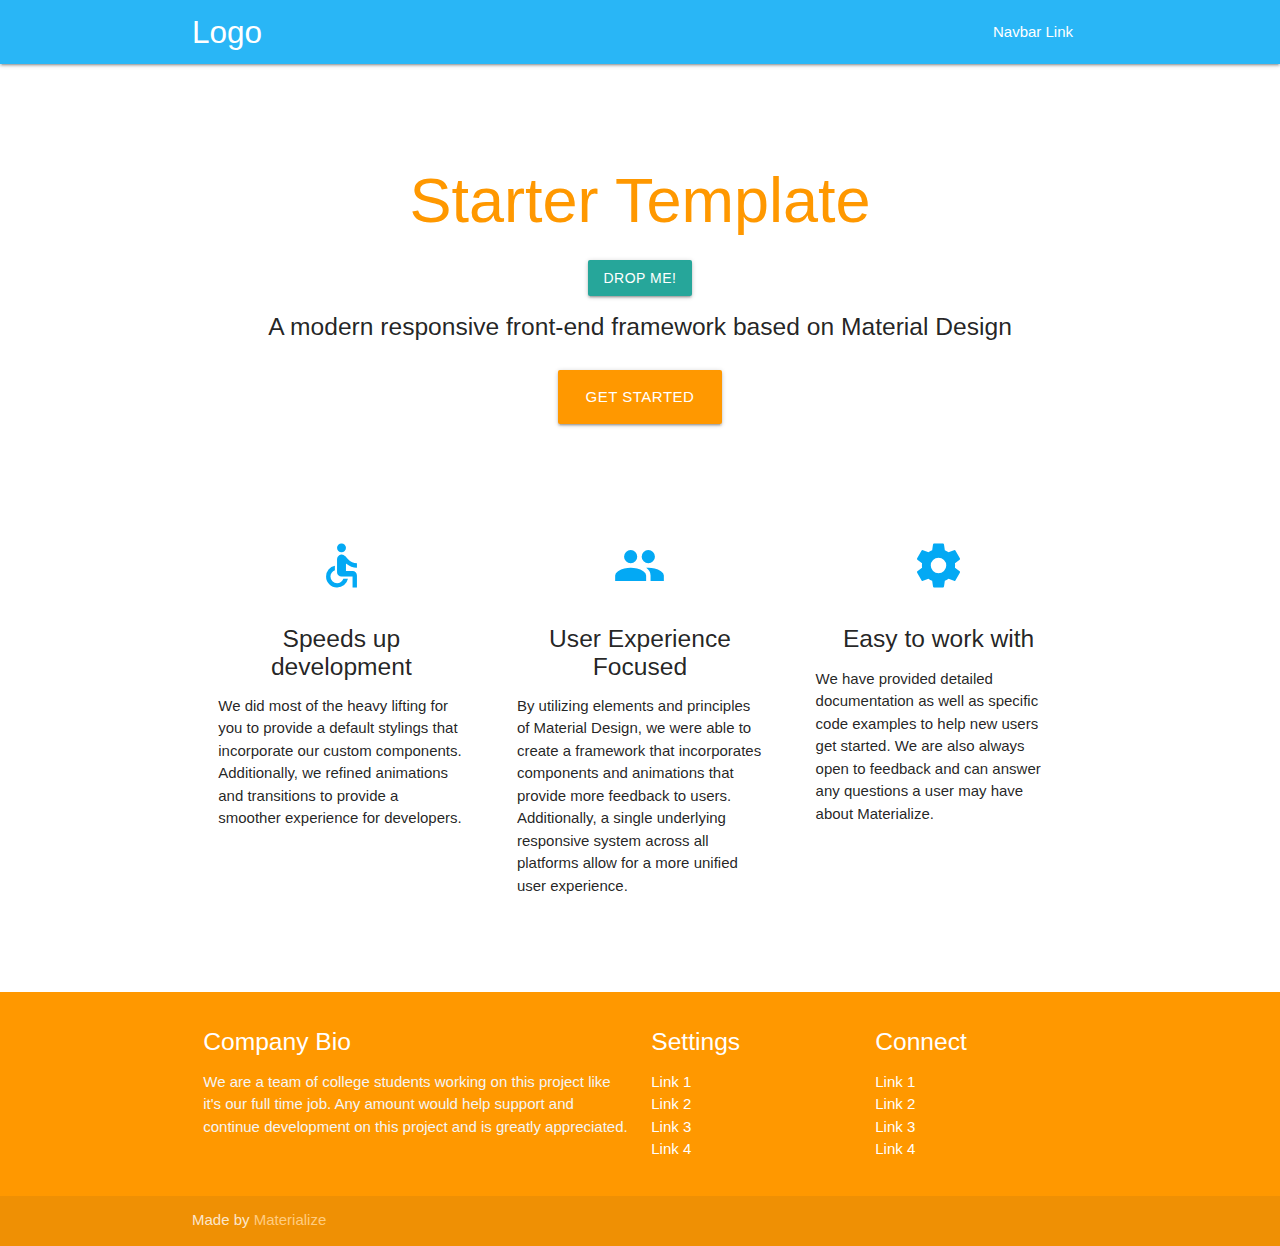
<file: index-sample.html>
<!DOCTYPE html>
<html lang="en">

<head>
    <meta http-equiv="Content-Type" content="text/html; charset=UTF-8" />
    <meta name="viewport" content="width=device-width, initial-scale=1, maximum-scale=1.0" />
    <title>Starter Template - Materialize</title>

    <!-- CSS  -->
    <link href="https://fonts.googleapis.com/icon?family=Material+Icons" rel="stylesheet">
    <link href="css/materialize.css" type="text/css" rel="stylesheet" media="screen,projection" />
    <link href="css/style.css" type="text/css" rel="stylesheet" media="screen,projection" />
</head>

<body>
    <nav class="light-blue lighten-1" role="navigation">
        <div class="nav-wrapper container"><a id="logo-container" href="#" class="brand-logo">Logo</a>
            <ul class="right hide-on-med-and-down">
                <li><a href="#">Navbar Link</a></li>
            </ul>

            <ul id="nav-mobile" class="sidenav">
                <li><a href="#">Navbar Link</a></li>
            </ul>
            <a href="#" data-target="nav-mobile" class="sidenav-trigger"><i class="material-icons">menu</i></a>
        </div>
    </nav>
    <div class="section no-pad-bot" id="index-banner">
        <div class="container">
            <br><br>
            <h1 class="header center orange-text">Starter Template</h1>
            <!-- Dropdown Trigger -->
            <div class="center"><a class='dropdown-trigger btn center' href='#' data-target='dropdown1'>Drop Me!</a>
            </div>
            <!-- Dropdown Structure -->
            <ul id='dropdown1' class='dropdown-content'>
                <li><a href="#!">one</a></li>
                <li><a href="#!">two</a></li>
                <li class="divider" tabindex="-1"></li>
                <li><a href="#!">three</a></li>
                <li><a href="#!"><i class="material-icons">view_module</i>four</a></li>
                <li><a href="#!"><i class="material-icons">cloud</i>five</a></li>
            </ul>
            <div class="row center">
                <h5 class="header col s12 light">A modern responsive front-end framework based on Material Design</h5>
            </div>
            <div class="row center">
                <a href="http://materializecss.com/getting-started.html" id="download-button" class="btn-large waves-effect waves-light orange">Get Started</a>
            </div>
            <br><br>

        </div>
    </div>


    <div class="container">
        <div class="section">

            <!--   Icon Section   -->
            <div class="row">
                <div class="col s12 m4">
                    <div class="icon-block">
                        <h2 class="center light-blue-text"><i class="large material-icons">accessible</i></h2>
                        <h5 class="center">Speeds up development</h5>

                        <p class="light">We did most of the heavy lifting for you to provide a default stylings that incorporate our custom components. Additionally, we refined animations and transitions to provide a smoother experience for developers.</p>
                    </div>
                </div>

                <div class="col s12 m4">
                    <div class="icon-block">
                        <h2 class="center light-blue-text"><i class="material-icons">group</i></h2>
                        <h5 class="center">User Experience Focused</h5>

                        <p class="light">By utilizing elements and principles of Material Design, we were able to create a framework that incorporates components and animations that provide more feedback to users. Additionally, a single underlying responsive system across
                            all platforms allow for a more unified user experience.</p>
                    </div>
                </div>

                <div class="col s12 m4">
                    <div class="icon-block">
                        <h2 class="center light-blue-text"><i class="material-icons">settings</i></h2>
                        <h5 class="center">Easy to work with</h5>

                        <p class="light">We have provided detailed documentation as well as specific code examples to help new users get started. We are also always open to feedback and can answer any questions a user may have about Materialize.</p>
                    </div>
                </div>
            </div>

        </div>
        <br><br>
    </div>

    <footer class="page-footer orange">
        <div class="container">
            <div class="row">
                <div class="col l6 s12">
                    <h5 class="white-text">Company Bio</h5>
                    <p class="grey-text text-lighten-4">We are a team of college students working on this project like it's our full time job. Any amount would help support and continue development on this project and is greatly appreciated.</p>


                </div>
                <div class="col l3 s12">
                    <h5 class="white-text">Settings</h5>
                    <ul>
                        <li><a class="white-text" href="#!">Link 1</a></li>
                        <li><a class="white-text" href="#!">Link 2</a></li>
                        <li><a class="white-text" href="#!">Link 3</a></li>
                        <li><a class="white-text" href="#!">Link 4</a></li>
                    </ul>
                </div>
                <div class="col l3 s12">
                    <h5 class="white-text">Connect</h5>
                    <ul>
                        <li><a class="white-text" href="#!">Link 1</a></li>
                        <li><a class="white-text" href="#!">Link 2</a></li>
                        <li><a class="white-text" href="#!">Link 3</a></li>
                        <li><a class="white-text" href="#!">Link 4</a></li>
                    </ul>
                </div>
            </div>
        </div>
        <div class="footer-copyright">
            <div class="container">
                Made by <a class="orange-text text-lighten-3" href="http://materializecss.com">Materialize</a>
            </div>
        </div>
    </footer>


    <!--  Scripts-->
    <script src="https://code.jquery.com/jquery-2.1.1.min.js"></script>
    <script src="js/materialize.js"></script>
    <script src="js/init.js"></script>

</body>

</html>
</file>
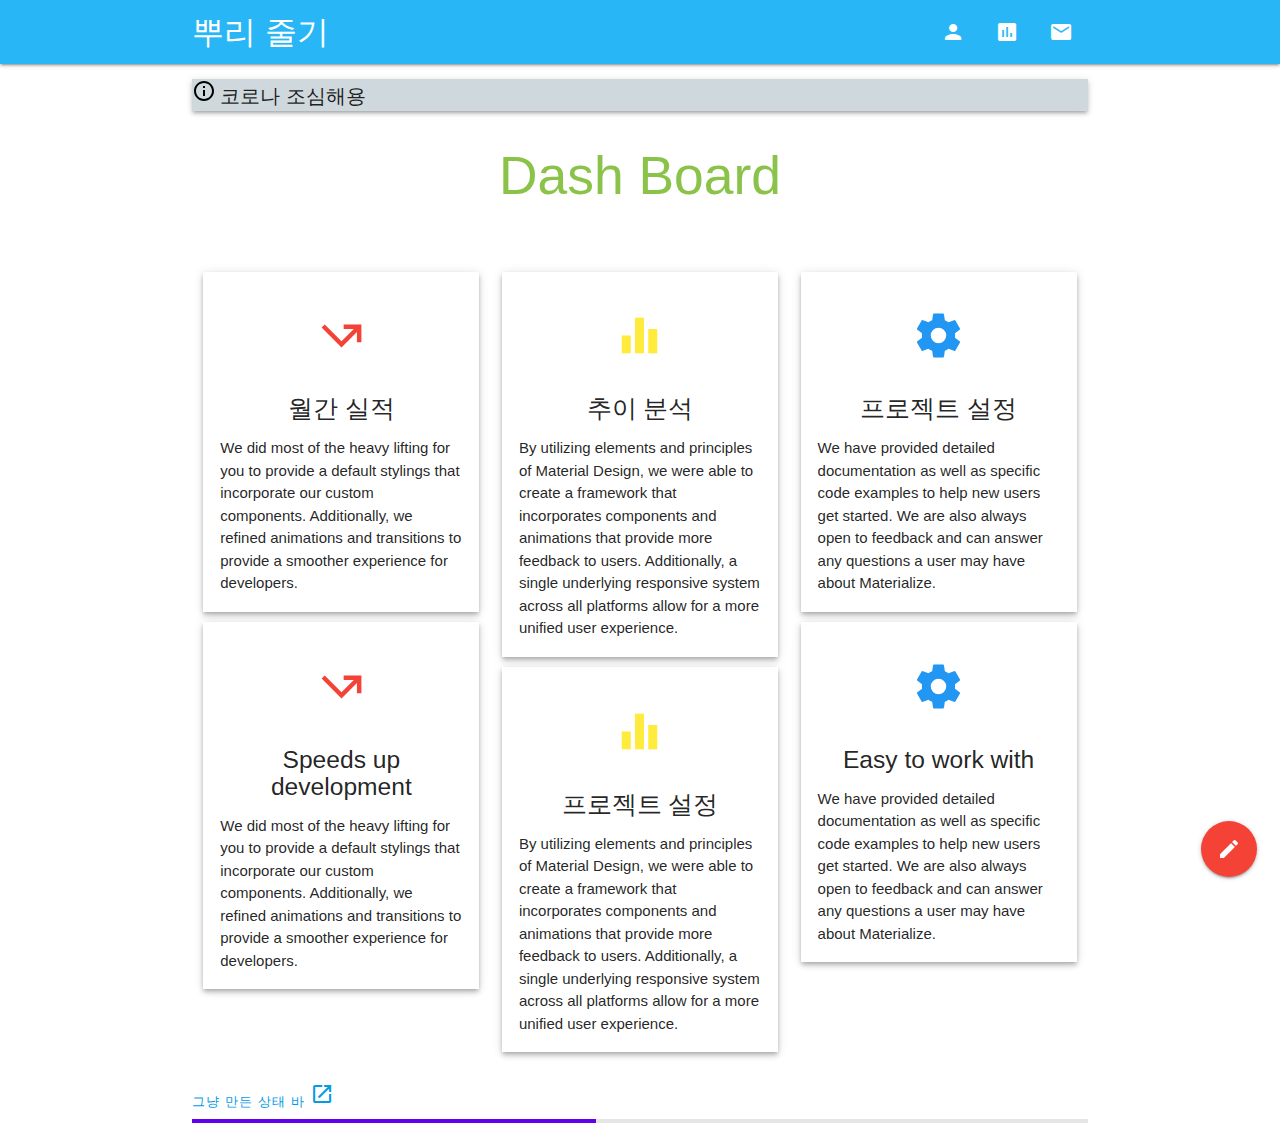
<file: logined-page.html>
<!DOCTYPE html>
<html lang="ko">

<head>
    <meta http-equiv="Content-Type" content="text/html; charset=UTF-8" />
    <meta name="viewport" content="width=device-width, initial-scale=1, maximum-scale=1.0" />
    <title>Starter Template - Materialize</title>

    <!-- CSS  -->
    <link href="https://fonts.googleapis.com/icon?family=Material+Icons" rel="stylesheet">
    <link href="css/materialize.css" type="text/css" rel="stylesheet" media="screen,projection" />
    <link href="css/style.css" type="text/css" rel="stylesheet" media="screen,projection" />
    <link href="css/logined-page.css" type="text/css" rel="stylesheet" media="screen,projection" />
    <link href="dist/material-components-web.css" type="text/css" rel="stylesheet" media="screen,projection" />

</head>

<body>
    <!-- 헤더 -->
    <header>
        <nav class="light-blue lighten-1" role="navigation">
            <div class="nav-wrapper container"><a id="logo-container" href="#" class="brand-logo">뿌리 줄기</a>
                <ul class="right hide-on-med-and-down">
                    <li>
                        <a href="#"><i class="material-icons">person</i></a>
                    </li>
                    <li>
                        <a href="#"><i class="material-icons">insert_chart</i></a>
                    </li>
                    <li>
                        <a href="#"><i class="material-icons">mail</i></a>
                    </li>
                </ul>

                <ul id="nav-mobile" class="sidenav">
                    <li><a href="#"><i class="material-icons">person</i>내 정보</a></li>
                    <li><a href="#"><i class="material-icons">insert_chart</i>보고서</a></li>
                    <li><a href="#"><i class="material-icons">mail</i>새 소식</a></li>
                </ul>
                <a href="#" data-target="nav-mobile" class="sidenav-trigger"><i class="material-icons">menu</i></a>
            </div>
        </nav>
    </header>
    <!-- 헤더 끝 -->
    <!-- 메인 -->
    <main>
        <div class="fixed-action-btn">
            <a class="btn-floating btn-large red">
                <i class="large material-icons">mode_edit</i>
            </a>
            <ul>
                <li><a class="btn-floating red"><i class="material-icons">insert_chart</i></a></li>
                <li><a class="btn-floating yellow darken-1"><i class="material-icons">format_quote</i></a></li>
                <li><a class="btn-floating green"><i class="material-icons">publish</i></a></li>
                <li><a class="btn-floating blue"><i class="material-icons">attach_file</i></a></li>
            </ul>
        </div>
        <div class="section">
            <div class="container" id="dash-board">

                <div class="row notice blue-grey lighten-4 mdc-elevation--z3">
                    <svg xmlns="http://www.w3.org/2000/svg" height="24" viewBox="0 0 24 24" width="24"><path d="M0 0h24v24H0V0z" fill="none"/><path d="M11 7h2v2h-2zm0 4h2v6h-2zm1-9C6.48 2 2 6.48 2 12s4.48 10 10 10 10-4.48 10-10S17.52 2 12 2zm0 18c-4.41 0-8-3.59-8-8s3.59-8 8-8 8 3.59 8 8-3.59 8-8 8z"/></svg>
                    <span class="notice__message">코로나 조심해용</span>
                </div>
                <h2 class="center light-green-text">Dash Board</h2>
                <br></br>
                <div class="row">
                    <div class="col s12 m4">
                        <div class="instance mdc-elevation--z4">
                            <div class="icon-block">
                                <h2 class="center red-text"><i class="material-icons">call_missed_outgoing</i></h2>
                                <h5 class="center">월간 실적</h5>

                                <p class="light">We did most of the heavy lifting for you to provide a default stylings that incorporate our custom components. Additionally, we refined animations and transitions to provide a smoother experience for developers.</p>
                            </div>

                        </div>
                        <div class="instance mdc-elevation--z4">
                            <div class="icon-block">
                                <h2 class="center red-text"><i class="material-icons">call_missed_outgoing</i></h2>
                                <h5 class="center">Speeds up development</h5>

                                <p class="light">We did most of the heavy lifting for you to provide a default stylings that incorporate our custom components. Additionally, we refined animations and transitions to provide a smoother experience for developers.</p>
                            </div>

                        </div>
                    </div>

                    <div class="col s12 m4">
                        <div class="instance mdc-elevation--z4">
                            <div class="icon-block">
                                <h2 class="center yellow-text"><i class="material-icons">equalizer</i></h2>
                                <h5 class="center">추이 분석</h5>

                                <p class="light">By utilizing elements and principles of Material Design, we were able to create a framework that incorporates components and animations that provide more feedback to users. Additionally, a single underlying responsive system
                                    across all platforms allow for a more unified user experience.</p>
                            </div>

                        </div>
                        <div class="instance mdc-elevation--z4">
                            <div class="icon-block">
                                <h2 class="center yellow-text"><i class="material-icons">equalizer</i></h2>
                                <h5 class="center">프로젝트 설정</h5>

                                <p class="light">By utilizing elements and principles of Material Design, we were able to create a framework that incorporates components and animations that provide more feedback to users. Additionally, a single underlying responsive system
                                    across all platforms allow for a more unified user experience.</p>
                            </div>

                        </div>

                    </div>

                    <div class="col s12 m4">
                        <div class="instance mdc-elevation--z4">
                            <div class="icon-block">
                                <h2 class="center blue-text"><i class="material-icons">settings</i></h2>
                                <h5 class="center">프로젝트 설정</h5>

                                <p class="light">We have provided detailed documentation as well as specific code examples to help new users get started. We are also always open to feedback and can answer any questions a user may have about Materialize.</p>
                            </div>
                        </div>
                        <div class="instance mdc-elevation--z4">
                            <div class="icon-block">
                                <h2 class="center blue-text"><i class="material-icons">settings</i></h2>
                                <h5 class="center">Easy to work with</h5>

                                <p class="light">We have provided detailed documentation as well as specific code examples to help new users get started. We are also always open to feedback and can answer any questions a user may have about Materialize.</p>
                            </div>
                        </div>

                    </div>
                </div>
                <!-- End Row -->
                <div>
                    <!-- Linear progress -->
                    <section class="component-section linear-progress-section">
                        <div class="section-header">
                            <a href="https://material.io/design/components/progress-indicators.html#linear-progress-indicators" class="mdc-typography--button" target="_blank">
                그냥 만든 상태 바
                <i class="material-icons">open_in_new</i>
              </a>
                        </div>
                        <div class="component-wrapper linear-progress-component-wrapper">
                            <div role="progressbar" class="mdc-linear-progress mdc-linear-progress--indeterminate">
                                <div class="mdc-linear-progress__buffering-dots"></div>
                                <div class="mdc-linear-progress__buffer"></div>
                                <div class="mdc-linear-progress__bar mdc-linear-progress__primary-bar">
                                    <span class="mdc-linear-progress__bar-inner"></span>
                                </div>
                                <div class="mdc-linear-progress__bar mdc-linear-progress__secondary-bar">
                                    <span class="mdc-linear-progress__bar-inner"></span>
                                </div>
                            </div>
                        </div>
                    </section>
                </div>
            </div>
        </div>
    </main>
    <!-- 푸터 -->
    <footer class="col">

    </footer>
    <!--  Scripts-->
    <script src="https://code.jquery.com/jquery-2.1.1.min.js"></script>
    <script src="js/materialize.js"></script>
    <script src="js/init.js"></script>
</body>

</html>
</file>
<file: css/logined-page.css>
.instance {
    margin-bottom: 10px;
    padding: 2px;
}

.notice__message {
    font-size: 20px;
}
</file>
<file: dist/material-components-web.css>
/**
 * @license
 * Copyright Google LLC All Rights Reserved.
 *
 * Use of this source code is governed by an MIT-style license that can be
 * found in the LICENSE file at https://github.com/material-components/material-components-web/blob/master/LICENSE
 */
.mdc-touch-target-wrapper {
  display: inline;
}

.mdc-elevation-overlay {
  position: absolute;
  border-radius: inherit;
  opacity: 0;
  pointer-events: none;
  transition: opacity 280ms cubic-bezier(0.4, 0, 0.2, 1);
  background-color: #fff;
}

.mdc-button {
  -moz-osx-font-smoothing: grayscale;
  -webkit-font-smoothing: antialiased;
  font-family: Roboto, sans-serif;
  /* @alternate */
  font-family: var(--mdc-typography-button-font-family, var(--mdc-typography-font-family, Roboto, sans-serif));
  font-size: 0.875rem;
  /* @alternate */
  font-size: var(--mdc-typography-button-font-size, 0.875rem);
  line-height: 2.25rem;
  /* @alternate */
  line-height: var(--mdc-typography-button-line-height, 2.25rem);
  font-weight: 500;
  /* @alternate */
  font-weight: var(--mdc-typography-button-font-weight, 500);
  letter-spacing: 0.0892857143em;
  /* @alternate */
  letter-spacing: var(--mdc-typography-button-letter-spacing, 0.0892857143em);
  text-decoration: none;
  /* @alternate */
  -webkit-text-decoration: var(--mdc-typography-button-text-decoration, none);
          text-decoration: var(--mdc-typography-button-text-decoration, none);
  text-transform: uppercase;
  /* @alternate */
  text-transform: var(--mdc-typography-button-text-transform, uppercase);
  padding: 0 8px 0 8px;
  /* @alternate */
  position: relative;
  display: inline-flex;
  align-items: center;
  justify-content: center;
  box-sizing: border-box;
  min-width: 64px;
  border: none;
  outline: none;
  /* @alternate */
  line-height: inherit;
  -webkit-user-select: none;
     -moz-user-select: none;
      -ms-user-select: none;
          user-select: none;
  -webkit-appearance: none;
  overflow: visible;
  vertical-align: middle;
  border-radius: 4px;
}
.mdc-button .mdc-elevation-overlay {
  width: 100%;
  height: 100%;
  top: 0;
  /* @noflip */
  left: 0;
}
.mdc-button::-moz-focus-inner {
  padding: 0;
  border: 0;
}
.mdc-button:active {
  outline: none;
}
.mdc-button:hover {
  cursor: pointer;
}
.mdc-button:disabled {
  cursor: default;
  pointer-events: none;
}
.mdc-button .mdc-button__ripple {
  border-radius: 4px;
}
.mdc-button:not(:disabled) {
  background-color: transparent;
}
.mdc-button:disabled {
  background-color: transparent;
}
.mdc-button .mdc-button__icon {
  /* @noflip */
  margin-left: 0;
  /* @noflip */
  margin-right: 8px;
  display: inline-block;
  width: 18px;
  height: 18px;
  font-size: 18px;
  vertical-align: top;
}
[dir=rtl] .mdc-button .mdc-button__icon, .mdc-button .mdc-button__icon[dir=rtl] {
  /* @noflip */
  margin-left: 8px;
  /* @noflip */
  margin-right: 0;
}
.mdc-button .mdc-button__touch {
  position: absolute;
  top: 50%;
  right: 0;
  height: 48px;
  left: 0;
  -webkit-transform: translateY(-50%);
          transform: translateY(-50%);
}
.mdc-button:not(:disabled) {
  color: #6200ee;
  /* @alternate */
  color: var(--mdc-theme-primary, #6200ee);
}
.mdc-button:disabled {
  color: rgba(0, 0, 0, 0.38);
}

.mdc-button__label + .mdc-button__icon {
  /* @noflip */
  margin-left: 8px;
  /* @noflip */
  margin-right: 0;
}
[dir=rtl] .mdc-button__label + .mdc-button__icon, .mdc-button__label + .mdc-button__icon[dir=rtl] {
  /* @noflip */
  margin-left: 0;
  /* @noflip */
  margin-right: 8px;
}

svg.mdc-button__icon {
  fill: currentColor;
}

.mdc-button--raised .mdc-button__icon,
.mdc-button--unelevated .mdc-button__icon,
.mdc-button--outlined .mdc-button__icon {
  /* @noflip */
  margin-left: -4px;
  /* @noflip */
  margin-right: 8px;
}
[dir=rtl] .mdc-button--raised .mdc-button__icon, .mdc-button--raised .mdc-button__icon[dir=rtl],
[dir=rtl] .mdc-button--unelevated .mdc-button__icon,
.mdc-button--unelevated .mdc-button__icon[dir=rtl],
[dir=rtl] .mdc-button--outlined .mdc-button__icon,
.mdc-button--outlined .mdc-button__icon[dir=rtl] {
  /* @noflip */
  margin-left: 8px;
  /* @noflip */
  margin-right: -4px;
}
.mdc-button--raised .mdc-button__label + .mdc-button__icon,
.mdc-button--unelevated .mdc-button__label + .mdc-button__icon,
.mdc-button--outlined .mdc-button__label + .mdc-button__icon {
  /* @noflip */
  margin-left: 8px;
  /* @noflip */
  margin-right: -4px;
}
[dir=rtl] .mdc-button--raised .mdc-button__label + .mdc-button__icon, .mdc-button--raised .mdc-button__label + .mdc-button__icon[dir=rtl],
[dir=rtl] .mdc-button--unelevated .mdc-button__label + .mdc-button__icon,
.mdc-button--unelevated .mdc-button__label + .mdc-button__icon[dir=rtl],
[dir=rtl] .mdc-button--outlined .mdc-button__label + .mdc-button__icon,
.mdc-button--outlined .mdc-button__label + .mdc-button__icon[dir=rtl] {
  /* @noflip */
  margin-left: -4px;
  /* @noflip */
  margin-right: 8px;
}

.mdc-button--raised,
.mdc-button--unelevated {
  padding: 0 16px 0 16px;
}
.mdc-button--raised:not(:disabled),
.mdc-button--unelevated:not(:disabled) {
  background-color: #6200ee;
  /* @alternate */
  background-color: var(--mdc-theme-primary, #6200ee);
}
.mdc-button--raised:not(:disabled),
.mdc-button--unelevated:not(:disabled) {
  color: #fff;
  /* @alternate */
  color: var(--mdc-theme-on-primary, #fff);
}
.mdc-button--raised:disabled,
.mdc-button--unelevated:disabled {
  background-color: rgba(0, 0, 0, 0.12);
}
.mdc-button--raised:disabled,
.mdc-button--unelevated:disabled {
  color: rgba(0, 0, 0, 0.38);
}

.mdc-button--raised {
  /* @alternate */
  box-shadow: 0px 3px 1px -2px rgba(0, 0, 0, 0.2), 0px 2px 2px 0px rgba(0, 0, 0, 0.14), 0px 1px 5px 0px rgba(0, 0, 0, 0.12);
  transition: box-shadow 280ms cubic-bezier(0.4, 0, 0.2, 1);
}
.mdc-button--raised:hover, .mdc-button--raised:focus {
  /* @alternate */
  box-shadow: 0px 2px 4px -1px rgba(0, 0, 0, 0.2), 0px 4px 5px 0px rgba(0, 0, 0, 0.14), 0px 1px 10px 0px rgba(0, 0, 0, 0.12);
}
.mdc-button--raised:active {
  /* @alternate */
  box-shadow: 0px 5px 5px -3px rgba(0, 0, 0, 0.2), 0px 8px 10px 1px rgba(0, 0, 0, 0.14), 0px 3px 14px 2px rgba(0, 0, 0, 0.12);
}
.mdc-button--raised:disabled {
  /* @alternate */
  box-shadow: 0px 0px 0px 0px rgba(0, 0, 0, 0.2), 0px 0px 0px 0px rgba(0, 0, 0, 0.14), 0px 0px 0px 0px rgba(0, 0, 0, 0.12);
}

.mdc-button--outlined {
  padding: 0 15px 0 15px;
  border-width: 1px;
  border-style: solid;
}
.mdc-button--outlined .mdc-button__ripple {
  top: -1px;
  left: -1px;
  border: 1px solid transparent;
}
.mdc-button--outlined:not(:disabled) {
  border-color: rgba(0, 0, 0, 0.12);
}
.mdc-button--outlined:disabled {
  border-color: rgba(0, 0, 0, 0.12);
}

.mdc-button--touch {
  margin-top: 6px;
  margin-bottom: 6px;
}

@-webkit-keyframes mdc-ripple-fg-radius-in {
  from {
    -webkit-animation-timing-function: cubic-bezier(0.4, 0, 0.2, 1);
            animation-timing-function: cubic-bezier(0.4, 0, 0.2, 1);
    -webkit-transform: translate(var(--mdc-ripple-fg-translate-start, 0)) scale(1);
            transform: translate(var(--mdc-ripple-fg-translate-start, 0)) scale(1);
  }
  to {
    -webkit-transform: translate(var(--mdc-ripple-fg-translate-end, 0)) scale(var(--mdc-ripple-fg-scale, 1));
            transform: translate(var(--mdc-ripple-fg-translate-end, 0)) scale(var(--mdc-ripple-fg-scale, 1));
  }
}

@keyframes mdc-ripple-fg-radius-in {
  from {
    -webkit-animation-timing-function: cubic-bezier(0.4, 0, 0.2, 1);
            animation-timing-function: cubic-bezier(0.4, 0, 0.2, 1);
    -webkit-transform: translate(var(--mdc-ripple-fg-translate-start, 0)) scale(1);
            transform: translate(var(--mdc-ripple-fg-translate-start, 0)) scale(1);
  }
  to {
    -webkit-transform: translate(var(--mdc-ripple-fg-translate-end, 0)) scale(var(--mdc-ripple-fg-scale, 1));
            transform: translate(var(--mdc-ripple-fg-translate-end, 0)) scale(var(--mdc-ripple-fg-scale, 1));
  }
}
@-webkit-keyframes mdc-ripple-fg-opacity-in {
  from {
    -webkit-animation-timing-function: linear;
            animation-timing-function: linear;
    opacity: 0;
  }
  to {
    opacity: var(--mdc-ripple-fg-opacity, 0);
  }
}
@keyframes mdc-ripple-fg-opacity-in {
  from {
    -webkit-animation-timing-function: linear;
            animation-timing-function: linear;
    opacity: 0;
  }
  to {
    opacity: var(--mdc-ripple-fg-opacity, 0);
  }
}
@-webkit-keyframes mdc-ripple-fg-opacity-out {
  from {
    -webkit-animation-timing-function: linear;
            animation-timing-function: linear;
    opacity: var(--mdc-ripple-fg-opacity, 0);
  }
  to {
    opacity: 0;
  }
}
@keyframes mdc-ripple-fg-opacity-out {
  from {
    -webkit-animation-timing-function: linear;
            animation-timing-function: linear;
    opacity: var(--mdc-ripple-fg-opacity, 0);
  }
  to {
    opacity: 0;
  }
}
.mdc-button {
  --mdc-ripple-fg-size: 0;
  --mdc-ripple-left: 0;
  --mdc-ripple-top: 0;
  --mdc-ripple-fg-scale: 1;
  --mdc-ripple-fg-translate-end: 0;
  --mdc-ripple-fg-translate-start: 0;
  -webkit-tap-highlight-color: rgba(0, 0, 0, 0);
}
.mdc-button .mdc-button__ripple::before,
.mdc-button .mdc-button__ripple::after {
  position: absolute;
  border-radius: 50%;
  opacity: 0;
  pointer-events: none;
  content: "";
}
.mdc-button .mdc-button__ripple::before {
  transition: opacity 15ms linear, background-color 15ms linear;
  z-index: 1;
}
.mdc-button.mdc-ripple-upgraded .mdc-button__ripple::before {
  -webkit-transform: scale(var(--mdc-ripple-fg-scale, 1));
          transform: scale(var(--mdc-ripple-fg-scale, 1));
}
.mdc-button.mdc-ripple-upgraded .mdc-button__ripple::after {
  top: 0;
  /* @noflip */
  left: 0;
  -webkit-transform: scale(0);
          transform: scale(0);
  -webkit-transform-origin: center center;
          transform-origin: center center;
}
.mdc-button.mdc-ripple-upgraded--unbounded .mdc-button__ripple::after {
  top: var(--mdc-ripple-top, 0);
  /* @noflip */
  left: var(--mdc-ripple-left, 0);
}
.mdc-button.mdc-ripple-upgraded--foreground-activation .mdc-button__ripple::after {
  -webkit-animation: mdc-ripple-fg-radius-in 225ms forwards, mdc-ripple-fg-opacity-in 75ms forwards;
          animation: mdc-ripple-fg-radius-in 225ms forwards, mdc-ripple-fg-opacity-in 75ms forwards;
}
.mdc-button.mdc-ripple-upgraded--foreground-deactivation .mdc-button__ripple::after {
  -webkit-animation: mdc-ripple-fg-opacity-out 150ms;
          animation: mdc-ripple-fg-opacity-out 150ms;
  -webkit-transform: translate(var(--mdc-ripple-fg-translate-end, 0)) scale(var(--mdc-ripple-fg-scale, 1));
          transform: translate(var(--mdc-ripple-fg-translate-end, 0)) scale(var(--mdc-ripple-fg-scale, 1));
}
.mdc-button .mdc-button__ripple::before,
.mdc-button .mdc-button__ripple::after {
  top: calc(50% - 100%);
  /* @noflip */
  left: calc(50% - 100%);
  width: 200%;
  height: 200%;
}
.mdc-button.mdc-ripple-upgraded .mdc-button__ripple::after {
  width: var(--mdc-ripple-fg-size, 100%);
  height: var(--mdc-ripple-fg-size, 100%);
}
.mdc-button .mdc-button__ripple::before, .mdc-button .mdc-button__ripple::after {
  background-color: #6200ee;
  /* @alternate */
  background-color: var(--mdc-theme-primary, #6200ee);
}
.mdc-button:hover .mdc-button__ripple::before {
  opacity: 0.04;
}
.mdc-button.mdc-ripple-upgraded--background-focused .mdc-button__ripple::before, .mdc-button:not(.mdc-ripple-upgraded):focus .mdc-button__ripple::before {
  transition-duration: 75ms;
  opacity: 0.12;
}
.mdc-button:not(.mdc-ripple-upgraded) .mdc-button__ripple::after {
  transition: opacity 150ms linear;
}
.mdc-button:not(.mdc-ripple-upgraded):active .mdc-button__ripple::after {
  transition-duration: 75ms;
  opacity: 0.12;
}
.mdc-button.mdc-ripple-upgraded {
  --mdc-ripple-fg-opacity: 0.12;
}
.mdc-button .mdc-button__ripple {
  position: absolute;
  box-sizing: content-box;
  width: 100%;
  height: 100%;
  overflow: hidden;
}
.mdc-button:not(.mdc-button--outlined) .mdc-button__ripple {
  top: 0;
  left: 0;
}

.mdc-button--raised .mdc-button__ripple::before, .mdc-button--raised .mdc-button__ripple::after,
.mdc-button--unelevated .mdc-button__ripple::before,
.mdc-button--unelevated .mdc-button__ripple::after {
  background-color: #fff;
  /* @alternate */
  background-color: var(--mdc-theme-on-primary, #fff);
}
.mdc-button--raised:hover .mdc-button__ripple::before,
.mdc-button--unelevated:hover .mdc-button__ripple::before {
  opacity: 0.08;
}
.mdc-button--raised.mdc-ripple-upgraded--background-focused .mdc-button__ripple::before, .mdc-button--raised:not(.mdc-ripple-upgraded):focus .mdc-button__ripple::before,
.mdc-button--unelevated.mdc-ripple-upgraded--background-focused .mdc-button__ripple::before,
.mdc-button--unelevated:not(.mdc-ripple-upgraded):focus .mdc-button__ripple::before {
  transition-duration: 75ms;
  opacity: 0.24;
}
.mdc-button--raised:not(.mdc-ripple-upgraded) .mdc-button__ripple::after,
.mdc-button--unelevated:not(.mdc-ripple-upgraded) .mdc-button__ripple::after {
  transition: opacity 150ms linear;
}
.mdc-button--raised:not(.mdc-ripple-upgraded):active .mdc-button__ripple::after,
.mdc-button--unelevated:not(.mdc-ripple-upgraded):active .mdc-button__ripple::after {
  transition-duration: 75ms;
  opacity: 0.24;
}
.mdc-button--raised.mdc-ripple-upgraded,
.mdc-button--unelevated.mdc-ripple-upgraded {
  --mdc-ripple-fg-opacity: 0.24;
}

.mdc-button {
  height: 36px;
}

.mdc-card {
  border-radius: 4px;
  background-color: #fff;
  /* @alternate */
  background-color: var(--mdc-theme-surface, #fff);
  /* @alternate */
  position: relative;
  /* @alternate */
  box-shadow: 0px 2px 1px -1px rgba(0, 0, 0, 0.2), 0px 1px 1px 0px rgba(0, 0, 0, 0.14), 0px 1px 3px 0px rgba(0, 0, 0, 0.12);
  display: flex;
  flex-direction: column;
  box-sizing: border-box;
}
.mdc-card .mdc-elevation-overlay {
  width: 100%;
  height: 100%;
  top: 0;
  /* @noflip */
  left: 0;
}

.mdc-card--outlined {
  /* @alternate */
  box-shadow: 0px 0px 0px 0px rgba(0, 0, 0, 0.2), 0px 0px 0px 0px rgba(0, 0, 0, 0.14), 0px 0px 0px 0px rgba(0, 0, 0, 0.12);
  border-width: 1px;
  border-style: solid;
  border-color: #e0e0e0;
}

.mdc-card__media {
  position: relative;
  box-sizing: border-box;
  background-repeat: no-repeat;
  background-position: center;
  background-size: cover;
}
.mdc-card__media::before {
  display: block;
  content: "";
}

.mdc-card__media:first-child {
  border-top-left-radius: inherit;
  border-top-right-radius: inherit;
}

.mdc-card__media:last-child {
  border-bottom-left-radius: inherit;
  border-bottom-right-radius: inherit;
}

.mdc-card__media--square::before {
  margin-top: 100%;
}

.mdc-card__media--16-9::before {
  margin-top: 56.25%;
}

.mdc-card__media-content {
  position: absolute;
  top: 0;
  right: 0;
  bottom: 0;
  left: 0;
  box-sizing: border-box;
}

.mdc-card__primary-action {
  display: flex;
  flex-direction: column;
  box-sizing: border-box;
  position: relative;
  outline: none;
  color: inherit;
  text-decoration: none;
  cursor: pointer;
  overflow: hidden;
}

.mdc-card__primary-action:first-child {
  border-top-left-radius: inherit;
  border-top-right-radius: inherit;
}

.mdc-card__primary-action:last-child {
  border-bottom-left-radius: inherit;
  border-bottom-right-radius: inherit;
}

.mdc-card__actions {
  display: flex;
  flex-direction: row;
  align-items: center;
  box-sizing: border-box;
  min-height: 52px;
  padding: 8px;
}

.mdc-card__actions--full-bleed {
  padding: 0;
}

.mdc-card__action-buttons,
.mdc-card__action-icons {
  display: flex;
  flex-direction: row;
  align-items: center;
  box-sizing: border-box;
}

.mdc-card__action-icons {
  color: rgba(0, 0, 0, 0.6);
  flex-grow: 1;
  justify-content: flex-end;
}

.mdc-card__action-buttons + .mdc-card__action-icons {
  /* @noflip */
  margin-left: 16px;
  /* @noflip */
  margin-right: 0;
}
[dir=rtl] .mdc-card__action-buttons + .mdc-card__action-icons, .mdc-card__action-buttons + .mdc-card__action-icons[dir=rtl] {
  /* @noflip */
  margin-left: 0;
  /* @noflip */
  margin-right: 16px;
}

.mdc-card__action {
  display: inline-flex;
  flex-direction: row;
  align-items: center;
  box-sizing: border-box;
  justify-content: center;
  cursor: pointer;
  -webkit-user-select: none;
     -moz-user-select: none;
      -ms-user-select: none;
          user-select: none;
}
.mdc-card__action:focus {
  outline: none;
}

.mdc-card__action--button {
  /* @noflip */
  margin-left: 0;
  /* @noflip */
  margin-right: 8px;
  padding: 0 8px;
}
[dir=rtl] .mdc-card__action--button, .mdc-card__action--button[dir=rtl] {
  /* @noflip */
  margin-left: 8px;
  /* @noflip */
  margin-right: 0;
}
.mdc-card__action--button:last-child {
  /* @noflip */
  margin-left: 0;
  /* @noflip */
  margin-right: 0;
}
[dir=rtl] .mdc-card__action--button:last-child, .mdc-card__action--button:last-child[dir=rtl] {
  /* @noflip */
  margin-left: 0;
  /* @noflip */
  margin-right: 0;
}

.mdc-card__actions--full-bleed .mdc-card__action--button {
  justify-content: space-between;
  width: 100%;
  height: auto;
  max-height: none;
  margin: 0;
  padding: 8px 16px;
  /* @noflip */
  text-align: left;
}
[dir=rtl] .mdc-card__actions--full-bleed .mdc-card__action--button, .mdc-card__actions--full-bleed .mdc-card__action--button[dir=rtl] {
  /* @noflip */
  text-align: right;
}

.mdc-card__action--icon {
  margin: -6px 0;
  padding: 12px;
}

.mdc-card__action--icon:not(:disabled) {
  color: rgba(0, 0, 0, 0.6);
}

.mdc-card__primary-action {
  --mdc-ripple-fg-size: 0;
  --mdc-ripple-left: 0;
  --mdc-ripple-top: 0;
  --mdc-ripple-fg-scale: 1;
  --mdc-ripple-fg-translate-end: 0;
  --mdc-ripple-fg-translate-start: 0;
  -webkit-tap-highlight-color: rgba(0, 0, 0, 0);
}
.mdc-card__primary-action::before, .mdc-card__primary-action::after {
  position: absolute;
  border-radius: 50%;
  opacity: 0;
  pointer-events: none;
  content: "";
}
.mdc-card__primary-action::before {
  transition: opacity 15ms linear, background-color 15ms linear;
  z-index: 1;
}
.mdc-card__primary-action.mdc-ripple-upgraded::before {
  -webkit-transform: scale(var(--mdc-ripple-fg-scale, 1));
          transform: scale(var(--mdc-ripple-fg-scale, 1));
}
.mdc-card__primary-action.mdc-ripple-upgraded::after {
  top: 0;
  /* @noflip */
  left: 0;
  -webkit-transform: scale(0);
          transform: scale(0);
  -webkit-transform-origin: center center;
          transform-origin: center center;
}
.mdc-card__primary-action.mdc-ripple-upgraded--unbounded::after {
  top: var(--mdc-ripple-top, 0);
  /* @noflip */
  left: var(--mdc-ripple-left, 0);
}
.mdc-card__primary-action.mdc-ripple-upgraded--foreground-activation::after {
  -webkit-animation: mdc-ripple-fg-radius-in 225ms forwards, mdc-ripple-fg-opacity-in 75ms forwards;
          animation: mdc-ripple-fg-radius-in 225ms forwards, mdc-ripple-fg-opacity-in 75ms forwards;
}
.mdc-card__primary-action.mdc-ripple-upgraded--foreground-deactivation::after {
  -webkit-animation: mdc-ripple-fg-opacity-out 150ms;
          animation: mdc-ripple-fg-opacity-out 150ms;
  -webkit-transform: translate(var(--mdc-ripple-fg-translate-end, 0)) scale(var(--mdc-ripple-fg-scale, 1));
          transform: translate(var(--mdc-ripple-fg-translate-end, 0)) scale(var(--mdc-ripple-fg-scale, 1));
}
.mdc-card__primary-action::before, .mdc-card__primary-action::after {
  top: calc(50% - 100%);
  /* @noflip */
  left: calc(50% - 100%);
  width: 200%;
  height: 200%;
}
.mdc-card__primary-action.mdc-ripple-upgraded::after {
  width: var(--mdc-ripple-fg-size, 100%);
  height: var(--mdc-ripple-fg-size, 100%);
}
.mdc-card__primary-action::before, .mdc-card__primary-action::after {
  background-color: #000;
}
.mdc-card__primary-action:hover::before {
  opacity: 0.04;
}
.mdc-card__primary-action.mdc-ripple-upgraded--background-focused::before, .mdc-card__primary-action:not(.mdc-ripple-upgraded):focus::before {
  transition-duration: 75ms;
  opacity: 0.12;
}
.mdc-card__primary-action:not(.mdc-ripple-upgraded)::after {
  transition: opacity 150ms linear;
}
.mdc-card__primary-action:not(.mdc-ripple-upgraded):active::after {
  transition-duration: 75ms;
  opacity: 0.12;
}
.mdc-card__primary-action.mdc-ripple-upgraded {
  --mdc-ripple-fg-opacity: 0.12;
}

@-webkit-keyframes mdc-checkbox-unchecked-checked-checkmark-path {
  0%, 50% {
    stroke-dashoffset: 29.7833385;
  }
  50% {
    -webkit-animation-timing-function: cubic-bezier(0, 0, 0.2, 1);
            animation-timing-function: cubic-bezier(0, 0, 0.2, 1);
  }
  100% {
    stroke-dashoffset: 0;
  }
}

@keyframes mdc-checkbox-unchecked-checked-checkmark-path {
  0%, 50% {
    stroke-dashoffset: 29.7833385;
  }
  50% {
    -webkit-animation-timing-function: cubic-bezier(0, 0, 0.2, 1);
            animation-timing-function: cubic-bezier(0, 0, 0.2, 1);
  }
  100% {
    stroke-dashoffset: 0;
  }
}
@-webkit-keyframes mdc-checkbox-unchecked-indeterminate-mixedmark {
  0%, 68.2% {
    -webkit-transform: scaleX(0);
            transform: scaleX(0);
  }
  68.2% {
    -webkit-animation-timing-function: cubic-bezier(0, 0, 0, 1);
            animation-timing-function: cubic-bezier(0, 0, 0, 1);
  }
  100% {
    -webkit-transform: scaleX(1);
            transform: scaleX(1);
  }
}
@keyframes mdc-checkbox-unchecked-indeterminate-mixedmark {
  0%, 68.2% {
    -webkit-transform: scaleX(0);
            transform: scaleX(0);
  }
  68.2% {
    -webkit-animation-timing-function: cubic-bezier(0, 0, 0, 1);
            animation-timing-function: cubic-bezier(0, 0, 0, 1);
  }
  100% {
    -webkit-transform: scaleX(1);
            transform: scaleX(1);
  }
}
@-webkit-keyframes mdc-checkbox-checked-unchecked-checkmark-path {
  from {
    -webkit-animation-timing-function: cubic-bezier(0.4, 0, 1, 1);
            animation-timing-function: cubic-bezier(0.4, 0, 1, 1);
    opacity: 1;
    stroke-dashoffset: 0;
  }
  to {
    opacity: 0;
    stroke-dashoffset: -29.7833385;
  }
}
@keyframes mdc-checkbox-checked-unchecked-checkmark-path {
  from {
    -webkit-animation-timing-function: cubic-bezier(0.4, 0, 1, 1);
            animation-timing-function: cubic-bezier(0.4, 0, 1, 1);
    opacity: 1;
    stroke-dashoffset: 0;
  }
  to {
    opacity: 0;
    stroke-dashoffset: -29.7833385;
  }
}
@-webkit-keyframes mdc-checkbox-checked-indeterminate-checkmark {
  from {
    -webkit-animation-timing-function: cubic-bezier(0, 0, 0.2, 1);
            animation-timing-function: cubic-bezier(0, 0, 0.2, 1);
    -webkit-transform: rotate(0deg);
            transform: rotate(0deg);
    opacity: 1;
  }
  to {
    -webkit-transform: rotate(45deg);
            transform: rotate(45deg);
    opacity: 0;
  }
}
@keyframes mdc-checkbox-checked-indeterminate-checkmark {
  from {
    -webkit-animation-timing-function: cubic-bezier(0, 0, 0.2, 1);
            animation-timing-function: cubic-bezier(0, 0, 0.2, 1);
    -webkit-transform: rotate(0deg);
            transform: rotate(0deg);
    opacity: 1;
  }
  to {
    -webkit-transform: rotate(45deg);
            transform: rotate(45deg);
    opacity: 0;
  }
}
@-webkit-keyframes mdc-checkbox-indeterminate-checked-checkmark {
  from {
    -webkit-animation-timing-function: cubic-bezier(0.14, 0, 0, 1);
            animation-timing-function: cubic-bezier(0.14, 0, 0, 1);
    -webkit-transform: rotate(45deg);
            transform: rotate(45deg);
    opacity: 0;
  }
  to {
    -webkit-transform: rotate(360deg);
            transform: rotate(360deg);
    opacity: 1;
  }
}
@keyframes mdc-checkbox-indeterminate-checked-checkmark {
  from {
    -webkit-animation-timing-function: cubic-bezier(0.14, 0, 0, 1);
            animation-timing-function: cubic-bezier(0.14, 0, 0, 1);
    -webkit-transform: rotate(45deg);
            transform: rotate(45deg);
    opacity: 0;
  }
  to {
    -webkit-transform: rotate(360deg);
            transform: rotate(360deg);
    opacity: 1;
  }
}
@-webkit-keyframes mdc-checkbox-checked-indeterminate-mixedmark {
  from {
    -webkit-animation-timing-function: mdc-animation-deceleration-curve-timing-function;
            animation-timing-function: mdc-animation-deceleration-curve-timing-function;
    -webkit-transform: rotate(-45deg);
            transform: rotate(-45deg);
    opacity: 0;
  }
  to {
    -webkit-transform: rotate(0deg);
            transform: rotate(0deg);
    opacity: 1;
  }
}
@keyframes mdc-checkbox-checked-indeterminate-mixedmark {
  from {
    -webkit-animation-timing-function: mdc-animation-deceleration-curve-timing-function;
            animation-timing-function: mdc-animation-deceleration-curve-timing-function;
    -webkit-transform: rotate(-45deg);
            transform: rotate(-45deg);
    opacity: 0;
  }
  to {
    -webkit-transform: rotate(0deg);
            transform: rotate(0deg);
    opacity: 1;
  }
}
@-webkit-keyframes mdc-checkbox-indeterminate-checked-mixedmark {
  from {
    -webkit-animation-timing-function: cubic-bezier(0.14, 0, 0, 1);
            animation-timing-function: cubic-bezier(0.14, 0, 0, 1);
    -webkit-transform: rotate(0deg);
            transform: rotate(0deg);
    opacity: 1;
  }
  to {
    -webkit-transform: rotate(315deg);
            transform: rotate(315deg);
    opacity: 0;
  }
}
@keyframes mdc-checkbox-indeterminate-checked-mixedmark {
  from {
    -webkit-animation-timing-function: cubic-bezier(0.14, 0, 0, 1);
            animation-timing-function: cubic-bezier(0.14, 0, 0, 1);
    -webkit-transform: rotate(0deg);
            transform: rotate(0deg);
    opacity: 1;
  }
  to {
    -webkit-transform: rotate(315deg);
            transform: rotate(315deg);
    opacity: 0;
  }
}
@-webkit-keyframes mdc-checkbox-indeterminate-unchecked-mixedmark {
  0% {
    -webkit-animation-timing-function: linear;
            animation-timing-function: linear;
    -webkit-transform: scaleX(1);
            transform: scaleX(1);
    opacity: 1;
  }
  32.8%, 100% {
    -webkit-transform: scaleX(0);
            transform: scaleX(0);
    opacity: 0;
  }
}
@keyframes mdc-checkbox-indeterminate-unchecked-mixedmark {
  0% {
    -webkit-animation-timing-function: linear;
            animation-timing-function: linear;
    -webkit-transform: scaleX(1);
            transform: scaleX(1);
    opacity: 1;
  }
  32.8%, 100% {
    -webkit-transform: scaleX(0);
            transform: scaleX(0);
    opacity: 0;
  }
}
.mdc-checkbox {
  display: inline-block;
  position: relative;
  flex: 0 0 18px;
  box-sizing: content-box;
  width: 18px;
  height: 18px;
  line-height: 0;
  white-space: nowrap;
  cursor: pointer;
  vertical-align: bottom;
  padding: 11px;
}
.mdc-checkbox .mdc-checkbox__native-control:checked ~ .mdc-checkbox__background::before,
.mdc-checkbox .mdc-checkbox__native-control:indeterminate ~ .mdc-checkbox__background::before {
  background-color: #018786;
  /* @alternate */
  background-color: var(--mdc-theme-secondary, #018786);
}
.mdc-checkbox.mdc-checkbox--selected .mdc-checkbox__ripple::before, .mdc-checkbox.mdc-checkbox--selected .mdc-checkbox__ripple::after {
  background-color: #018786;
  /* @alternate */
  background-color: var(--mdc-theme-secondary, #018786);
}
.mdc-checkbox.mdc-checkbox--selected:hover .mdc-checkbox__ripple::before {
  opacity: 0.04;
}
.mdc-checkbox.mdc-checkbox--selected.mdc-ripple-upgraded--background-focused .mdc-checkbox__ripple::before, .mdc-checkbox.mdc-checkbox--selected:not(.mdc-ripple-upgraded):focus .mdc-checkbox__ripple::before {
  transition-duration: 75ms;
  opacity: 0.12;
}
.mdc-checkbox.mdc-checkbox--selected:not(.mdc-ripple-upgraded) .mdc-checkbox__ripple::after {
  transition: opacity 150ms linear;
}
.mdc-checkbox.mdc-checkbox--selected:not(.mdc-ripple-upgraded):active .mdc-checkbox__ripple::after {
  transition-duration: 75ms;
  opacity: 0.12;
}
.mdc-checkbox.mdc-checkbox--selected.mdc-ripple-upgraded {
  --mdc-ripple-fg-opacity: 0.12;
}
.mdc-checkbox.mdc-ripple-upgraded--background-focused.mdc-checkbox--selected .mdc-checkbox__ripple::before,
.mdc-checkbox.mdc-ripple-upgraded--background-focused.mdc-checkbox--selected .mdc-checkbox__ripple::after {
  background-color: #018786;
  /* @alternate */
  background-color: var(--mdc-theme-secondary, #018786);
}
.mdc-checkbox .mdc-checkbox__background {
  top: 11px;
  left: 11px;
}
.mdc-checkbox .mdc-checkbox__background::before {
  top: -13px;
  left: -13px;
  width: 40px;
  height: 40px;
}
.mdc-checkbox .mdc-checkbox__native-control {
  top: 0px;
  right: 0px;
  left: 0px;
  width: 40px;
  height: 40px;
}

.mdc-checkbox__native-control:enabled:not(:checked):not(:indeterminate) ~ .mdc-checkbox__background {
  border-color: rgba(0, 0, 0, 0.54);
  background-color: transparent;
}

.mdc-checkbox__native-control:enabled:checked ~ .mdc-checkbox__background,
.mdc-checkbox__native-control:enabled:indeterminate ~ .mdc-checkbox__background {
  border-color: #018786;
  /* @alternate */
  border-color: var(--mdc-theme-secondary, #018786);
  background-color: #018786;
  /* @alternate */
  background-color: var(--mdc-theme-secondary, #018786);
}

@-webkit-keyframes mdc-checkbox-fade-in-background-8A000000secondary00000000secondary {
  0% {
    border-color: rgba(0, 0, 0, 0.54);
    background-color: transparent;
  }
  50% {
    border-color: #018786;
    /* @alternate */
    border-color: var(--mdc-theme-secondary, #018786);
    background-color: #018786;
    /* @alternate */
    background-color: var(--mdc-theme-secondary, #018786);
  }
}

@keyframes mdc-checkbox-fade-in-background-8A000000secondary00000000secondary {
  0% {
    border-color: rgba(0, 0, 0, 0.54);
    background-color: transparent;
  }
  50% {
    border-color: #018786;
    /* @alternate */
    border-color: var(--mdc-theme-secondary, #018786);
    background-color: #018786;
    /* @alternate */
    background-color: var(--mdc-theme-secondary, #018786);
  }
}
@-webkit-keyframes mdc-checkbox-fade-out-background-8A000000secondary00000000secondary {
  0%, 80% {
    border-color: #018786;
    /* @alternate */
    border-color: var(--mdc-theme-secondary, #018786);
    background-color: #018786;
    /* @alternate */
    background-color: var(--mdc-theme-secondary, #018786);
  }
  100% {
    border-color: rgba(0, 0, 0, 0.54);
    background-color: transparent;
  }
}
@keyframes mdc-checkbox-fade-out-background-8A000000secondary00000000secondary {
  0%, 80% {
    border-color: #018786;
    /* @alternate */
    border-color: var(--mdc-theme-secondary, #018786);
    background-color: #018786;
    /* @alternate */
    background-color: var(--mdc-theme-secondary, #018786);
  }
  100% {
    border-color: rgba(0, 0, 0, 0.54);
    background-color: transparent;
  }
}
.mdc-checkbox--anim-unchecked-checked .mdc-checkbox__native-control:enabled ~ .mdc-checkbox__background, .mdc-checkbox--anim-unchecked-indeterminate .mdc-checkbox__native-control:enabled ~ .mdc-checkbox__background {
  -webkit-animation-name: mdc-checkbox-fade-in-background-8A000000secondary00000000secondary;
          animation-name: mdc-checkbox-fade-in-background-8A000000secondary00000000secondary;
}
.mdc-checkbox--anim-checked-unchecked .mdc-checkbox__native-control:enabled ~ .mdc-checkbox__background, .mdc-checkbox--anim-indeterminate-unchecked .mdc-checkbox__native-control:enabled ~ .mdc-checkbox__background {
  -webkit-animation-name: mdc-checkbox-fade-out-background-8A000000secondary00000000secondary;
          animation-name: mdc-checkbox-fade-out-background-8A000000secondary00000000secondary;
}

.mdc-checkbox__native-control[disabled]:not(:checked):not(:indeterminate) ~ .mdc-checkbox__background {
  border-color: rgba(0, 0, 0, 0.38);
  background-color: transparent;
}

.mdc-checkbox__native-control[disabled]:checked ~ .mdc-checkbox__background,
.mdc-checkbox__native-control[disabled]:indeterminate ~ .mdc-checkbox__background {
  border-color: transparent;
  background-color: rgba(0, 0, 0, 0.38);
}

.mdc-checkbox__native-control:enabled ~ .mdc-checkbox__background .mdc-checkbox__checkmark {
  color: #fff;
}
.mdc-checkbox__native-control:enabled ~ .mdc-checkbox__background .mdc-checkbox__mixedmark {
  border-color: #fff;
}

.mdc-checkbox__native-control:disabled ~ .mdc-checkbox__background .mdc-checkbox__checkmark {
  color: #fff;
}
.mdc-checkbox__native-control:disabled ~ .mdc-checkbox__background .mdc-checkbox__mixedmark {
  border-color: #fff;
}

@media screen and (-ms-high-contrast: active) {
  .mdc-checkbox__native-control[disabled]:not(:checked):not(:indeterminate) ~ .mdc-checkbox__background {
    border-color: GrayText;
    background-color: transparent;
  }

  .mdc-checkbox__native-control[disabled]:checked ~ .mdc-checkbox__background,
.mdc-checkbox__native-control[disabled]:indeterminate ~ .mdc-checkbox__background {
    border-color: GrayText;
    background-color: transparent;
  }

  .mdc-checkbox__native-control:disabled ~ .mdc-checkbox__background .mdc-checkbox__checkmark {
    color: GrayText;
  }
  .mdc-checkbox__native-control:disabled ~ .mdc-checkbox__background .mdc-checkbox__mixedmark {
    border-color: GrayText;
  }

  .mdc-checkbox__mixedmark {
    margin: 0 1px;
  }
}
.mdc-checkbox--disabled {
  cursor: default;
  pointer-events: none;
}

.mdc-checkbox__background {
  display: inline-flex;
  position: absolute;
  align-items: center;
  justify-content: center;
  box-sizing: border-box;
  width: 18px;
  height: 18px;
  border: 2px solid currentColor;
  border-radius: 2px;
  background-color: transparent;
  pointer-events: none;
  will-change: background-color, border-color;
  transition: background-color 90ms 0ms cubic-bezier(0.4, 0, 0.6, 1), border-color 90ms 0ms cubic-bezier(0.4, 0, 0.6, 1);
}
.mdc-checkbox__background .mdc-checkbox__background::before {
  background-color: #000;
  /* @alternate */
  background-color: var(--mdc-theme-on-surface, #000);
}

.mdc-checkbox__checkmark {
  position: absolute;
  top: 0;
  right: 0;
  bottom: 0;
  left: 0;
  width: 100%;
  opacity: 0;
  transition: opacity 180ms 0ms cubic-bezier(0.4, 0, 0.6, 1);
}
.mdc-checkbox--upgraded .mdc-checkbox__checkmark {
  opacity: 1;
}

.mdc-checkbox__checkmark-path {
  transition: stroke-dashoffset 180ms 0ms cubic-bezier(0.4, 0, 0.6, 1);
  stroke: currentColor;
  stroke-width: 3.12px;
  stroke-dashoffset: 29.7833385;
  stroke-dasharray: 29.7833385;
}

.mdc-checkbox__mixedmark {
  width: 100%;
  height: 0;
  -webkit-transform: scaleX(0) rotate(0deg);
          transform: scaleX(0) rotate(0deg);
  border-width: 1px;
  border-style: solid;
  opacity: 0;
  transition: opacity 90ms 0ms cubic-bezier(0.4, 0, 0.6, 1), -webkit-transform 90ms 0ms cubic-bezier(0.4, 0, 0.6, 1);
  transition: opacity 90ms 0ms cubic-bezier(0.4, 0, 0.6, 1), transform 90ms 0ms cubic-bezier(0.4, 0, 0.6, 1);
  transition: opacity 90ms 0ms cubic-bezier(0.4, 0, 0.6, 1), transform 90ms 0ms cubic-bezier(0.4, 0, 0.6, 1), -webkit-transform 90ms 0ms cubic-bezier(0.4, 0, 0.6, 1);
}

.mdc-checkbox--upgraded .mdc-checkbox__background,
.mdc-checkbox--upgraded .mdc-checkbox__checkmark,
.mdc-checkbox--upgraded .mdc-checkbox__checkmark-path,
.mdc-checkbox--upgraded .mdc-checkbox__mixedmark {
  transition: none !important;
}

.mdc-checkbox--anim-unchecked-checked .mdc-checkbox__background, .mdc-checkbox--anim-unchecked-indeterminate .mdc-checkbox__background, .mdc-checkbox--anim-checked-unchecked .mdc-checkbox__background, .mdc-checkbox--anim-indeterminate-unchecked .mdc-checkbox__background {
  -webkit-animation-duration: 180ms;
          animation-duration: 180ms;
  -webkit-animation-timing-function: linear;
          animation-timing-function: linear;
}
.mdc-checkbox--anim-unchecked-checked .mdc-checkbox__checkmark-path {
  -webkit-animation: mdc-checkbox-unchecked-checked-checkmark-path 180ms linear 0s;
          animation: mdc-checkbox-unchecked-checked-checkmark-path 180ms linear 0s;
  transition: none;
}
.mdc-checkbox--anim-unchecked-indeterminate .mdc-checkbox__mixedmark {
  -webkit-animation: mdc-checkbox-unchecked-indeterminate-mixedmark 90ms linear 0s;
          animation: mdc-checkbox-unchecked-indeterminate-mixedmark 90ms linear 0s;
  transition: none;
}
.mdc-checkbox--anim-checked-unchecked .mdc-checkbox__checkmark-path {
  -webkit-animation: mdc-checkbox-checked-unchecked-checkmark-path 90ms linear 0s;
          animation: mdc-checkbox-checked-unchecked-checkmark-path 90ms linear 0s;
  transition: none;
}
.mdc-checkbox--anim-checked-indeterminate .mdc-checkbox__checkmark {
  -webkit-animation: mdc-checkbox-checked-indeterminate-checkmark 90ms linear 0s;
          animation: mdc-checkbox-checked-indeterminate-checkmark 90ms linear 0s;
  transition: none;
}
.mdc-checkbox--anim-checked-indeterminate .mdc-checkbox__mixedmark {
  -webkit-animation: mdc-checkbox-checked-indeterminate-mixedmark 90ms linear 0s;
          animation: mdc-checkbox-checked-indeterminate-mixedmark 90ms linear 0s;
  transition: none;
}
.mdc-checkbox--anim-indeterminate-checked .mdc-checkbox__checkmark {
  -webkit-animation: mdc-checkbox-indeterminate-checked-checkmark 500ms linear 0s;
          animation: mdc-checkbox-indeterminate-checked-checkmark 500ms linear 0s;
  transition: none;
}
.mdc-checkbox--anim-indeterminate-checked .mdc-checkbox__mixedmark {
  -webkit-animation: mdc-checkbox-indeterminate-checked-mixedmark 500ms linear 0s;
          animation: mdc-checkbox-indeterminate-checked-mixedmark 500ms linear 0s;
  transition: none;
}
.mdc-checkbox--anim-indeterminate-unchecked .mdc-checkbox__mixedmark {
  -webkit-animation: mdc-checkbox-indeterminate-unchecked-mixedmark 300ms linear 0s;
          animation: mdc-checkbox-indeterminate-unchecked-mixedmark 300ms linear 0s;
  transition: none;
}

.mdc-checkbox__native-control:checked ~ .mdc-checkbox__background,
.mdc-checkbox__native-control:indeterminate ~ .mdc-checkbox__background {
  transition: border-color 90ms 0ms cubic-bezier(0, 0, 0.2, 1), background-color 90ms 0ms cubic-bezier(0, 0, 0.2, 1);
}
.mdc-checkbox__native-control:checked ~ .mdc-checkbox__background .mdc-checkbox__checkmark-path,
.mdc-checkbox__native-control:indeterminate ~ .mdc-checkbox__background .mdc-checkbox__checkmark-path {
  stroke-dashoffset: 0;
}

.mdc-checkbox__background::before {
  position: absolute;
  -webkit-transform: scale(0, 0);
          transform: scale(0, 0);
  border-radius: 50%;
  opacity: 0;
  pointer-events: none;
  content: "";
  will-change: opacity, transform;
  transition: opacity 90ms 0ms cubic-bezier(0.4, 0, 0.6, 1), -webkit-transform 90ms 0ms cubic-bezier(0.4, 0, 0.6, 1);
  transition: opacity 90ms 0ms cubic-bezier(0.4, 0, 0.6, 1), transform 90ms 0ms cubic-bezier(0.4, 0, 0.6, 1);
  transition: opacity 90ms 0ms cubic-bezier(0.4, 0, 0.6, 1), transform 90ms 0ms cubic-bezier(0.4, 0, 0.6, 1), -webkit-transform 90ms 0ms cubic-bezier(0.4, 0, 0.6, 1);
}

.mdc-checkbox__native-control:focus ~ .mdc-checkbox__background::before {
  -webkit-transform: scale(1);
          transform: scale(1);
  opacity: 0.12;
  transition: opacity 80ms 0ms cubic-bezier(0, 0, 0.2, 1), -webkit-transform 80ms 0ms cubic-bezier(0, 0, 0.2, 1);
  transition: opacity 80ms 0ms cubic-bezier(0, 0, 0.2, 1), transform 80ms 0ms cubic-bezier(0, 0, 0.2, 1);
  transition: opacity 80ms 0ms cubic-bezier(0, 0, 0.2, 1), transform 80ms 0ms cubic-bezier(0, 0, 0.2, 1), -webkit-transform 80ms 0ms cubic-bezier(0, 0, 0.2, 1);
}

.mdc-checkbox__native-control {
  position: absolute;
  margin: 0;
  padding: 0;
  opacity: 0;
  cursor: inherit;
}
.mdc-checkbox__native-control:disabled {
  cursor: default;
  pointer-events: none;
}

.mdc-checkbox--touch {
  margin-top: 4px;
  margin-bottom: 4px;
  margin-right: 4px;
  margin-left: 4px;
}
.mdc-checkbox--touch .mdc-checkbox__native-control {
  top: -4px;
  right: -4px;
  left: -4px;
  width: 48px;
  height: 48px;
}

.mdc-checkbox__native-control:checked ~ .mdc-checkbox__background .mdc-checkbox__checkmark {
  transition: opacity 180ms 0ms cubic-bezier(0, 0, 0.2, 1), -webkit-transform 180ms 0ms cubic-bezier(0, 0, 0.2, 1);
  transition: opacity 180ms 0ms cubic-bezier(0, 0, 0.2, 1), transform 180ms 0ms cubic-bezier(0, 0, 0.2, 1);
  transition: opacity 180ms 0ms cubic-bezier(0, 0, 0.2, 1), transform 180ms 0ms cubic-bezier(0, 0, 0.2, 1), -webkit-transform 180ms 0ms cubic-bezier(0, 0, 0.2, 1);
  opacity: 1;
}
.mdc-checkbox__native-control:checked ~ .mdc-checkbox__background .mdc-checkbox__mixedmark {
  -webkit-transform: scaleX(1) rotate(-45deg);
          transform: scaleX(1) rotate(-45deg);
}

.mdc-checkbox__native-control:indeterminate ~ .mdc-checkbox__background .mdc-checkbox__checkmark {
  -webkit-transform: rotate(45deg);
          transform: rotate(45deg);
  opacity: 0;
  transition: opacity 90ms 0ms cubic-bezier(0.4, 0, 0.6, 1), -webkit-transform 90ms 0ms cubic-bezier(0.4, 0, 0.6, 1);
  transition: opacity 90ms 0ms cubic-bezier(0.4, 0, 0.6, 1), transform 90ms 0ms cubic-bezier(0.4, 0, 0.6, 1);
  transition: opacity 90ms 0ms cubic-bezier(0.4, 0, 0.6, 1), transform 90ms 0ms cubic-bezier(0.4, 0, 0.6, 1), -webkit-transform 90ms 0ms cubic-bezier(0.4, 0, 0.6, 1);
}
.mdc-checkbox__native-control:indeterminate ~ .mdc-checkbox__background .mdc-checkbox__mixedmark {
  -webkit-transform: scaleX(1) rotate(0deg);
          transform: scaleX(1) rotate(0deg);
  opacity: 1;
}

.mdc-checkbox {
  --mdc-ripple-fg-size: 0;
  --mdc-ripple-left: 0;
  --mdc-ripple-top: 0;
  --mdc-ripple-fg-scale: 1;
  --mdc-ripple-fg-translate-end: 0;
  --mdc-ripple-fg-translate-start: 0;
  -webkit-tap-highlight-color: rgba(0, 0, 0, 0);
}
.mdc-checkbox .mdc-checkbox__ripple::before,
.mdc-checkbox .mdc-checkbox__ripple::after {
  position: absolute;
  border-radius: 50%;
  opacity: 0;
  pointer-events: none;
  content: "";
}
.mdc-checkbox .mdc-checkbox__ripple::before {
  transition: opacity 15ms linear, background-color 15ms linear;
  z-index: 1;
}
.mdc-checkbox.mdc-ripple-upgraded .mdc-checkbox__ripple::before {
  -webkit-transform: scale(var(--mdc-ripple-fg-scale, 1));
          transform: scale(var(--mdc-ripple-fg-scale, 1));
}
.mdc-checkbox.mdc-ripple-upgraded .mdc-checkbox__ripple::after {
  top: 0;
  /* @noflip */
  left: 0;
  -webkit-transform: scale(0);
          transform: scale(0);
  -webkit-transform-origin: center center;
          transform-origin: center center;
}
.mdc-checkbox.mdc-ripple-upgraded--unbounded .mdc-checkbox__ripple::after {
  top: var(--mdc-ripple-top, 0);
  /* @noflip */
  left: var(--mdc-ripple-left, 0);
}
.mdc-checkbox.mdc-ripple-upgraded--foreground-activation .mdc-checkbox__ripple::after {
  -webkit-animation: mdc-ripple-fg-radius-in 225ms forwards, mdc-ripple-fg-opacity-in 75ms forwards;
          animation: mdc-ripple-fg-radius-in 225ms forwards, mdc-ripple-fg-opacity-in 75ms forwards;
}
.mdc-checkbox.mdc-ripple-upgraded--foreground-deactivation .mdc-checkbox__ripple::after {
  -webkit-animation: mdc-ripple-fg-opacity-out 150ms;
          animation: mdc-ripple-fg-opacity-out 150ms;
  -webkit-transform: translate(var(--mdc-ripple-fg-translate-end, 0)) scale(var(--mdc-ripple-fg-scale, 1));
          transform: translate(var(--mdc-ripple-fg-translate-end, 0)) scale(var(--mdc-ripple-fg-scale, 1));
}
.mdc-checkbox .mdc-checkbox__ripple::before, .mdc-checkbox .mdc-checkbox__ripple::after {
  background-color: #000;
  /* @alternate */
  background-color: var(--mdc-theme-on-surface, #000);
}
.mdc-checkbox:hover .mdc-checkbox__ripple::before {
  opacity: 0.04;
}
.mdc-checkbox.mdc-ripple-upgraded--background-focused .mdc-checkbox__ripple::before, .mdc-checkbox:not(.mdc-ripple-upgraded):focus .mdc-checkbox__ripple::before {
  transition-duration: 75ms;
  opacity: 0.12;
}
.mdc-checkbox:not(.mdc-ripple-upgraded) .mdc-checkbox__ripple::after {
  transition: opacity 150ms linear;
}
.mdc-checkbox:not(.mdc-ripple-upgraded):active .mdc-checkbox__ripple::after {
  transition-duration: 75ms;
  opacity: 0.12;
}
.mdc-checkbox.mdc-ripple-upgraded {
  --mdc-ripple-fg-opacity: 0.12;
}
.mdc-checkbox .mdc-checkbox__ripple::before,
.mdc-checkbox .mdc-checkbox__ripple::after {
  top: calc(50% - 50%);
  /* @noflip */
  left: calc(50% - 50%);
  width: 100%;
  height: 100%;
}
.mdc-checkbox.mdc-ripple-upgraded .mdc-checkbox__ripple::before,
.mdc-checkbox.mdc-ripple-upgraded .mdc-checkbox__ripple::after {
  top: var(--mdc-ripple-top, calc(50% - 50%));
  /* @noflip */
  left: var(--mdc-ripple-left, calc(50% - 50%));
  width: var(--mdc-ripple-fg-size, 100%);
  height: var(--mdc-ripple-fg-size, 100%);
}
.mdc-checkbox.mdc-ripple-upgraded .mdc-checkbox__ripple::after {
  width: var(--mdc-ripple-fg-size, 100%);
  height: var(--mdc-ripple-fg-size, 100%);
}

.mdc-checkbox__ripple {
  position: absolute;
  top: 0;
  left: 0;
  width: 100%;
  height: 100%;
  pointer-events: none;
}

.mdc-ripple-upgraded--background-focused .mdc-checkbox__background::before {
  content: none;
}

.mdc-chip__icon--leading {
  color: rgba(0, 0, 0, 0.54);
}

.mdc-chip__icon--trailing {
  color: rgba(0, 0, 0, 0.54);
}
.mdc-chip__icon--trailing:hover {
  color: rgba(0, 0, 0, 0.62);
}
.mdc-chip__icon--trailing:focus {
  color: rgba(0, 0, 0, 0.87);
}

.mdc-chip__icon.mdc-chip__icon--leading:not(.mdc-chip__icon--leading-hidden) {
  width: 20px;
  height: 20px;
  font-size: 20px;
}

.mdc-chip__icon.mdc-chip__icon--trailing {
  width: 18px;
  height: 18px;
  font-size: 18px;
}

.mdc-chip__icon--trailing {
  /* @noflip */
  margin-left: 4px;
  /* @noflip */
  margin-right: -4px;
}
[dir=rtl] .mdc-chip__icon--trailing, .mdc-chip__icon--trailing[dir=rtl] {
  /* @noflip */
  margin-left: -4px;
  /* @noflip */
  margin-right: 4px;
}

.mdc-chip {
  border-radius: 16px;
  background-color: #e0e0e0;
  color: rgba(0, 0, 0, 0.87);
  -moz-osx-font-smoothing: grayscale;
  -webkit-font-smoothing: antialiased;
  font-family: Roboto, sans-serif;
  /* @alternate */
  font-family: var(--mdc-typography-body2-font-family, var(--mdc-typography-font-family, Roboto, sans-serif));
  font-size: 0.875rem;
  /* @alternate */
  font-size: var(--mdc-typography-body2-font-size, 0.875rem);
  line-height: 1.25rem;
  /* @alternate */
  line-height: var(--mdc-typography-body2-line-height, 1.25rem);
  font-weight: 400;
  /* @alternate */
  font-weight: var(--mdc-typography-body2-font-weight, 400);
  letter-spacing: 0.0178571429em;
  /* @alternate */
  letter-spacing: var(--mdc-typography-body2-letter-spacing, 0.0178571429em);
  text-decoration: inherit;
  /* @alternate */
  -webkit-text-decoration: var(--mdc-typography-body2-text-decoration, inherit);
          text-decoration: var(--mdc-typography-body2-text-decoration, inherit);
  text-transform: inherit;
  /* @alternate */
  text-transform: var(--mdc-typography-body2-text-transform, inherit);
  height: 32px;
  /* @alternate */
  position: relative;
  display: inline-flex;
  align-items: center;
  box-sizing: border-box;
  padding: 0 12px;
  border-width: 0;
  outline: none;
  cursor: pointer;
  -webkit-appearance: none;
}
.mdc-chip .mdc-chip__ripple {
  border-radius: 16px;
}
.mdc-chip:hover {
  color: rgba(0, 0, 0, 0.87);
}
.mdc-chip.mdc-chip--selected .mdc-chip__checkmark,
.mdc-chip .mdc-chip__icon--leading:not(.mdc-chip__icon--leading-hidden) {
  /* @noflip */
  margin-left: -4px;
  /* @noflip */
  margin-right: 4px;
}
[dir=rtl] .mdc-chip.mdc-chip--selected .mdc-chip__checkmark, .mdc-chip.mdc-chip--selected .mdc-chip__checkmark[dir=rtl],
[dir=rtl] .mdc-chip .mdc-chip__icon--leading:not(.mdc-chip__icon--leading-hidden),
.mdc-chip .mdc-chip__icon--leading:not(.mdc-chip__icon--leading-hidden)[dir=rtl] {
  /* @noflip */
  margin-left: 4px;
  /* @noflip */
  margin-right: -4px;
}
.mdc-chip .mdc-elevation-overlay {
  width: 100%;
  height: 100%;
  top: 0;
  /* @noflip */
  left: 0;
}
.mdc-chip::-moz-focus-inner {
  padding: 0;
  border: 0;
}
.mdc-chip:hover {
  color: #000;
  /* @alternate */
  color: var(--mdc-theme-on-surface, #000);
}
.mdc-chip .mdc-chip__touch {
  position: absolute;
  top: 50%;
  right: 0;
  height: 48px;
  left: 0;
  -webkit-transform: translateY(-50%);
          transform: translateY(-50%);
}

.mdc-chip--exit {
  transition: opacity 75ms cubic-bezier(0.4, 0, 0.2, 1), width 150ms cubic-bezier(0, 0, 0.2, 1), padding 100ms linear, margin 100ms linear;
  opacity: 0;
}

.mdc-chip__text {
  white-space: nowrap;
}

.mdc-chip__icon {
  border-radius: 50%;
  outline: none;
  vertical-align: middle;
}

.mdc-chip__checkmark {
  height: 20px;
}

.mdc-chip__checkmark-path {
  transition: stroke-dashoffset 150ms 50ms cubic-bezier(0.4, 0, 0.6, 1);
  stroke-width: 2px;
  stroke-dashoffset: 29.7833385;
  stroke-dasharray: 29.7833385;
}

.mdc-chip__primary-action:focus {
  outline: none;
}

.mdc-chip--selected .mdc-chip__checkmark-path {
  stroke-dashoffset: 0;
}

.mdc-chip__icon--leading,
.mdc-chip__icon--trailing {
  position: relative;
}

.mdc-chip-set--choice .mdc-chip.mdc-chip--selected {
  color: #6200ee;
  /* @alternate */
  color: var(--mdc-theme-primary, #6200ee);
}
.mdc-chip-set--choice .mdc-chip.mdc-chip--selected .mdc-chip__icon--leading {
  color: rgba(98, 0, 238, 0.54);
}
.mdc-chip-set--choice .mdc-chip.mdc-chip--selected:hover {
  color: #6200ee;
  /* @alternate */
  color: var(--mdc-theme-primary, #6200ee);
}
.mdc-chip-set--choice .mdc-chip .mdc-chip__checkmark-path {
  stroke: #6200ee;
  /* @alternate */
  stroke: var(--mdc-theme-primary, #6200ee);
}
.mdc-chip-set--choice .mdc-chip--selected {
  background-color: #fff;
  /* @alternate */
  background-color: var(--mdc-theme-surface, #fff);
}

.mdc-chip__checkmark-svg {
  width: 0;
  height: 20px;
  transition: width 150ms cubic-bezier(0.4, 0, 0.2, 1);
}

.mdc-chip--selected .mdc-chip__checkmark-svg {
  width: 20px;
}

.mdc-chip-set--filter .mdc-chip__icon--leading {
  transition: opacity 75ms linear;
  transition-delay: -50ms;
  opacity: 1;
}
.mdc-chip-set--filter .mdc-chip__icon--leading + .mdc-chip__checkmark {
  transition: opacity 75ms linear;
  transition-delay: 80ms;
  opacity: 0;
}
.mdc-chip-set--filter .mdc-chip__icon--leading + .mdc-chip__checkmark .mdc-chip__checkmark-svg {
  transition: width 0ms;
}
.mdc-chip-set--filter .mdc-chip--selected .mdc-chip__icon--leading {
  opacity: 0;
}
.mdc-chip-set--filter .mdc-chip--selected .mdc-chip__icon--leading + .mdc-chip__checkmark {
  width: 0;
  opacity: 1;
}
.mdc-chip-set--filter .mdc-chip__icon--leading-hidden.mdc-chip__icon--leading {
  width: 0;
  opacity: 0;
}
.mdc-chip-set--filter .mdc-chip__icon--leading-hidden.mdc-chip__icon--leading + .mdc-chip__checkmark {
  width: 20px;
}

.mdc-chip {
  --mdc-ripple-fg-size: 0;
  --mdc-ripple-left: 0;
  --mdc-ripple-top: 0;
  --mdc-ripple-fg-scale: 1;
  --mdc-ripple-fg-translate-end: 0;
  --mdc-ripple-fg-translate-start: 0;
  -webkit-tap-highlight-color: rgba(0, 0, 0, 0);
}
.mdc-chip .mdc-chip__ripple::before,
.mdc-chip .mdc-chip__ripple::after {
  position: absolute;
  border-radius: 50%;
  opacity: 0;
  pointer-events: none;
  content: "";
}
.mdc-chip .mdc-chip__ripple::before {
  transition: opacity 15ms linear, background-color 15ms linear;
  z-index: 1;
}
.mdc-chip.mdc-ripple-upgraded .mdc-chip__ripple::before {
  -webkit-transform: scale(var(--mdc-ripple-fg-scale, 1));
          transform: scale(var(--mdc-ripple-fg-scale, 1));
}
.mdc-chip.mdc-ripple-upgraded .mdc-chip__ripple::after {
  top: 0;
  /* @noflip */
  left: 0;
  -webkit-transform: scale(0);
          transform: scale(0);
  -webkit-transform-origin: center center;
          transform-origin: center center;
}
.mdc-chip.mdc-ripple-upgraded--unbounded .mdc-chip__ripple::after {
  top: var(--mdc-ripple-top, 0);
  /* @noflip */
  left: var(--mdc-ripple-left, 0);
}
.mdc-chip.mdc-ripple-upgraded--foreground-activation .mdc-chip__ripple::after {
  -webkit-animation: mdc-ripple-fg-radius-in 225ms forwards, mdc-ripple-fg-opacity-in 75ms forwards;
          animation: mdc-ripple-fg-radius-in 225ms forwards, mdc-ripple-fg-opacity-in 75ms forwards;
}
.mdc-chip.mdc-ripple-upgraded--foreground-deactivation .mdc-chip__ripple::after {
  -webkit-animation: mdc-ripple-fg-opacity-out 150ms;
          animation: mdc-ripple-fg-opacity-out 150ms;
  -webkit-transform: translate(var(--mdc-ripple-fg-translate-end, 0)) scale(var(--mdc-ripple-fg-scale, 1));
          transform: translate(var(--mdc-ripple-fg-translate-end, 0)) scale(var(--mdc-ripple-fg-scale, 1));
}
.mdc-chip .mdc-chip__ripple::before,
.mdc-chip .mdc-chip__ripple::after {
  top: calc(50% - 100%);
  /* @noflip */
  left: calc(50% - 100%);
  width: 200%;
  height: 200%;
}
.mdc-chip.mdc-ripple-upgraded .mdc-chip__ripple::after {
  width: var(--mdc-ripple-fg-size, 100%);
  height: var(--mdc-ripple-fg-size, 100%);
}
.mdc-chip .mdc-chip__ripple::before, .mdc-chip .mdc-chip__ripple::after {
  background-color: rgba(0, 0, 0, 0.87);
}
.mdc-chip:hover .mdc-chip__ripple::before {
  opacity: 0.04;
}
.mdc-chip.mdc-ripple-upgraded--background-focused .mdc-chip__ripple::before, .mdc-chip.mdc-ripple-upgraded:focus-within .mdc-chip__ripple::before, .mdc-chip:not(.mdc-ripple-upgraded):focus .mdc-chip__ripple::before, .mdc-chip:not(.mdc-ripple-upgraded):focus-within .mdc-chip__ripple::before {
  transition-duration: 75ms;
  opacity: 0.12;
}
.mdc-chip:not(.mdc-ripple-upgraded) .mdc-chip__ripple::after {
  transition: opacity 150ms linear;
}
.mdc-chip:not(.mdc-ripple-upgraded):active .mdc-chip__ripple::after {
  transition-duration: 75ms;
  opacity: 0.12;
}
.mdc-chip.mdc-ripple-upgraded {
  --mdc-ripple-fg-opacity: 0.12;
}
.mdc-chip .mdc-chip__ripple {
  position: absolute;
  top: 0;
  left: 0;
  width: 100%;
  height: 100%;
  pointer-events: none;
  overflow: hidden;
}

.mdc-chip-set--choice .mdc-chip.mdc-chip--selected .mdc-chip__ripple::before {
  opacity: 0.08;
}
.mdc-chip-set--choice .mdc-chip.mdc-chip--selected .mdc-chip__ripple::before, .mdc-chip-set--choice .mdc-chip.mdc-chip--selected .mdc-chip__ripple::after {
  background-color: #6200ee;
  /* @alternate */
  background-color: var(--mdc-theme-primary, #6200ee);
}
.mdc-chip-set--choice .mdc-chip.mdc-chip--selected:hover .mdc-chip__ripple::before {
  opacity: 0.12;
}
.mdc-chip-set--choice .mdc-chip.mdc-chip--selected.mdc-ripple-upgraded--background-focused .mdc-chip__ripple::before, .mdc-chip-set--choice .mdc-chip.mdc-chip--selected.mdc-ripple-upgraded:focus-within .mdc-chip__ripple::before, .mdc-chip-set--choice .mdc-chip.mdc-chip--selected:not(.mdc-ripple-upgraded):focus .mdc-chip__ripple::before, .mdc-chip-set--choice .mdc-chip.mdc-chip--selected:not(.mdc-ripple-upgraded):focus-within .mdc-chip__ripple::before {
  transition-duration: 75ms;
  opacity: 0.2;
}
.mdc-chip-set--choice .mdc-chip.mdc-chip--selected:not(.mdc-ripple-upgraded) .mdc-chip__ripple::after {
  transition: opacity 150ms linear;
}
.mdc-chip-set--choice .mdc-chip.mdc-chip--selected:not(.mdc-ripple-upgraded):active .mdc-chip__ripple::after {
  transition-duration: 75ms;
  opacity: 0.2;
}
.mdc-chip-set--choice .mdc-chip.mdc-chip--selected.mdc-ripple-upgraded {
  --mdc-ripple-fg-opacity: 0.2;
}

@-webkit-keyframes mdc-chip-entry {
  from {
    -webkit-transform: scale(0.8);
            transform: scale(0.8);
    opacity: 0.4;
  }
  to {
    -webkit-transform: scale(1);
            transform: scale(1);
    opacity: 1;
  }
}

@keyframes mdc-chip-entry {
  from {
    -webkit-transform: scale(0.8);
            transform: scale(0.8);
    opacity: 0.4;
  }
  to {
    -webkit-transform: scale(1);
            transform: scale(1);
    opacity: 1;
  }
}
.mdc-chip-set {
  padding: 4px;
  display: flex;
  flex-wrap: wrap;
  box-sizing: border-box;
}
.mdc-chip-set .mdc-chip {
  margin: 4px;
}
.mdc-chip-set .mdc-chip--touch {
  margin-top: 8px;
  margin-bottom: 8px;
}

.mdc-chip-set--input .mdc-chip {
  -webkit-animation: mdc-chip-entry 100ms cubic-bezier(0, 0, 0.2, 1);
          animation: mdc-chip-entry 100ms cubic-bezier(0, 0, 0.2, 1);
}

.mdc-data-table__content {
  -moz-osx-font-smoothing: grayscale;
  -webkit-font-smoothing: antialiased;
  font-family: Roboto, sans-serif;
  /* @alternate */
  font-family: var(--mdc-typography-body2-font-family, var(--mdc-typography-font-family, Roboto, sans-serif));
  font-size: 0.875rem;
  /* @alternate */
  font-size: var(--mdc-typography-body2-font-size, 0.875rem);
  line-height: 1.25rem;
  /* @alternate */
  line-height: var(--mdc-typography-body2-line-height, 1.25rem);
  font-weight: 400;
  /* @alternate */
  font-weight: var(--mdc-typography-body2-font-weight, 400);
  letter-spacing: 0.0178571429em;
  /* @alternate */
  letter-spacing: var(--mdc-typography-body2-letter-spacing, 0.0178571429em);
  text-decoration: inherit;
  /* @alternate */
  -webkit-text-decoration: var(--mdc-typography-body2-text-decoration, inherit);
          text-decoration: var(--mdc-typography-body2-text-decoration, inherit);
  text-transform: inherit;
  /* @alternate */
  text-transform: var(--mdc-typography-body2-text-transform, inherit);
}

.mdc-data-table {
  background-color: #fff;
  /* @alternate */
  background-color: var(--mdc-theme-surface, #fff);
  border-radius: 4px;
  border-width: 1px;
  border-style: solid;
  border-color: rgba(0, 0, 0, 0.12);
  -webkit-overflow-scrolling: touch;
  display: inline-flex;
  flex-direction: column;
  box-sizing: border-box;
  overflow-x: auto;
}
.mdc-data-table__row {
  background-color: inherit;
}

.mdc-data-table__header-row {
  background-color: inherit;
}

.mdc-data-table__row--selected {
  background-color: rgba(98, 0, 238, 0.04);
}

.mdc-data-table__row {
  border-top-color: rgba(0, 0, 0, 0.12);
}

.mdc-data-table__row {
  border-top-width: 1px;
  border-top-style: solid;
}

.mdc-data-table__row:not(.mdc-data-table__row--selected):hover {
  background-color: rgba(0, 0, 0, 0.04);
}

.mdc-data-table__header-cell {
  color: rgba(0, 0, 0, 0.87);
}

.mdc-data-table__cell {
  color: rgba(0, 0, 0, 0.87);
}

.mdc-data-table__cell {
  height: 52px;
}

.mdc-data-table__header-cell {
  height: 56px;
}

.mdc-data-table__cell,
.mdc-data-table__header-cell {
  padding-right: 16px;
  padding-left: 16px;
}

.mdc-data-table__header-cell--checkbox,
.mdc-data-table__cell--checkbox {
  /* @noflip */
  padding-left: 16px;
  /* @noflip */
  padding-right: 0;
}
[dir=rtl] .mdc-data-table__header-cell--checkbox, .mdc-data-table__header-cell--checkbox[dir=rtl],
[dir=rtl] .mdc-data-table__cell--checkbox,
.mdc-data-table__cell--checkbox[dir=rtl] {
  /* @noflip */
  padding-left: 0;
  /* @noflip */
  padding-right: 16px;
}

.mdc-data-table__table {
  min-width: 100%;
  border: 0;
  white-space: nowrap;
  border-collapse: collapse;
  /**
   * With table-layout:fixed, table and column widths are defined by the width
   * of the first row of cells. Cells in subsequent rows do not affect column
   * widths. This results in a predictable table layout and may also speed up
   * rendering.
   */
  table-layout: fixed;
}

.mdc-data-table__cell {
  -moz-osx-font-smoothing: grayscale;
  -webkit-font-smoothing: antialiased;
  font-family: Roboto, sans-serif;
  /* @alternate */
  font-family: var(--mdc-typography-body2-font-family, var(--mdc-typography-font-family, Roboto, sans-serif));
  font-size: 0.875rem;
  /* @alternate */
  font-size: var(--mdc-typography-body2-font-size, 0.875rem);
  line-height: 1.25rem;
  /* @alternate */
  line-height: var(--mdc-typography-body2-line-height, 1.25rem);
  font-weight: 400;
  /* @alternate */
  font-weight: var(--mdc-typography-body2-font-weight, 400);
  letter-spacing: 0.0178571429em;
  /* @alternate */
  letter-spacing: var(--mdc-typography-body2-letter-spacing, 0.0178571429em);
  text-decoration: inherit;
  /* @alternate */
  -webkit-text-decoration: var(--mdc-typography-body2-text-decoration, inherit);
          text-decoration: var(--mdc-typography-body2-text-decoration, inherit);
  text-transform: inherit;
  /* @alternate */
  text-transform: var(--mdc-typography-body2-text-transform, inherit);
  box-sizing: border-box;
  text-overflow: ellipsis;
  overflow: hidden;
}

.mdc-data-table__cell--numeric {
  text-align: right;
}
[dir=rtl] .mdc-data-table__cell--numeric, .mdc-data-table__cell--numeric[dir=rtl] {
  /* @noflip */
  text-align: left;
}

.mdc-data-table__header-cell {
  -moz-osx-font-smoothing: grayscale;
  -webkit-font-smoothing: antialiased;
  font-family: Roboto, sans-serif;
  /* @alternate */
  font-family: var(--mdc-typography-subtitle2-font-family, var(--mdc-typography-font-family, Roboto, sans-serif));
  font-size: 0.875rem;
  /* @alternate */
  font-size: var(--mdc-typography-subtitle2-font-size, 0.875rem);
  line-height: 1.375rem;
  /* @alternate */
  line-height: var(--mdc-typography-subtitle2-line-height, 1.375rem);
  font-weight: 500;
  /* @alternate */
  font-weight: var(--mdc-typography-subtitle2-font-weight, 500);
  letter-spacing: 0.0071428571em;
  /* @alternate */
  letter-spacing: var(--mdc-typography-subtitle2-letter-spacing, 0.0071428571em);
  text-decoration: inherit;
  /* @alternate */
  -webkit-text-decoration: var(--mdc-typography-subtitle2-text-decoration, inherit);
          text-decoration: var(--mdc-typography-subtitle2-text-decoration, inherit);
  text-transform: inherit;
  /* @alternate */
  text-transform: var(--mdc-typography-subtitle2-text-transform, inherit);
  box-sizing: border-box;
  text-align: left;
  text-overflow: ellipsis;
  overflow: hidden;
}
[dir=rtl] .mdc-data-table__header-cell, .mdc-data-table__header-cell[dir=rtl] {
  /* @noflip */
  text-align: right;
}

.mdc-data-table__header-cell--numeric {
  text-align: right;
}
[dir=rtl] .mdc-data-table__header-cell--numeric, .mdc-data-table__header-cell--numeric[dir=rtl] {
  /* @noflip */
  text-align: left;
}

.mdc-data-table__header-row-checkbox .mdc-checkbox__native-control:checked ~ .mdc-checkbox__background::before,
.mdc-data-table__header-row-checkbox .mdc-checkbox__native-control:indeterminate ~ .mdc-checkbox__background::before,
.mdc-data-table__row-checkbox .mdc-checkbox__native-control:checked ~ .mdc-checkbox__background::before,
.mdc-data-table__row-checkbox .mdc-checkbox__native-control:indeterminate ~ .mdc-checkbox__background::before {
  background-color: #6200ee;
  /* @alternate */
  background-color: var(--mdc-theme-primary, #6200ee);
}
.mdc-data-table__header-row-checkbox.mdc-checkbox--selected .mdc-checkbox__ripple::before, .mdc-data-table__header-row-checkbox.mdc-checkbox--selected .mdc-checkbox__ripple::after,
.mdc-data-table__row-checkbox.mdc-checkbox--selected .mdc-checkbox__ripple::before,
.mdc-data-table__row-checkbox.mdc-checkbox--selected .mdc-checkbox__ripple::after {
  background-color: #6200ee;
  /* @alternate */
  background-color: var(--mdc-theme-primary, #6200ee);
}
.mdc-data-table__header-row-checkbox.mdc-checkbox--selected:hover .mdc-checkbox__ripple::before,
.mdc-data-table__row-checkbox.mdc-checkbox--selected:hover .mdc-checkbox__ripple::before {
  opacity: 0.04;
}
.mdc-data-table__header-row-checkbox.mdc-checkbox--selected.mdc-ripple-upgraded--background-focused .mdc-checkbox__ripple::before, .mdc-data-table__header-row-checkbox.mdc-checkbox--selected:not(.mdc-ripple-upgraded):focus .mdc-checkbox__ripple::before,
.mdc-data-table__row-checkbox.mdc-checkbox--selected.mdc-ripple-upgraded--background-focused .mdc-checkbox__ripple::before,
.mdc-data-table__row-checkbox.mdc-checkbox--selected:not(.mdc-ripple-upgraded):focus .mdc-checkbox__ripple::before {
  transition-duration: 75ms;
  opacity: 0.12;
}
.mdc-data-table__header-row-checkbox.mdc-checkbox--selected:not(.mdc-ripple-upgraded) .mdc-checkbox__ripple::after,
.mdc-data-table__row-checkbox.mdc-checkbox--selected:not(.mdc-ripple-upgraded) .mdc-checkbox__ripple::after {
  transition: opacity 150ms linear;
}
.mdc-data-table__header-row-checkbox.mdc-checkbox--selected:not(.mdc-ripple-upgraded):active .mdc-checkbox__ripple::after,
.mdc-data-table__row-checkbox.mdc-checkbox--selected:not(.mdc-ripple-upgraded):active .mdc-checkbox__ripple::after {
  transition-duration: 75ms;
  opacity: 0.12;
}
.mdc-data-table__header-row-checkbox.mdc-checkbox--selected.mdc-ripple-upgraded,
.mdc-data-table__row-checkbox.mdc-checkbox--selected.mdc-ripple-upgraded {
  --mdc-ripple-fg-opacity: 0.12;
}
.mdc-data-table__header-row-checkbox.mdc-ripple-upgraded--background-focused.mdc-checkbox--selected .mdc-checkbox__ripple::before,
.mdc-data-table__header-row-checkbox.mdc-ripple-upgraded--background-focused.mdc-checkbox--selected .mdc-checkbox__ripple::after,
.mdc-data-table__row-checkbox.mdc-ripple-upgraded--background-focused.mdc-checkbox--selected .mdc-checkbox__ripple::before,
.mdc-data-table__row-checkbox.mdc-ripple-upgraded--background-focused.mdc-checkbox--selected .mdc-checkbox__ripple::after {
  background-color: #6200ee;
  /* @alternate */
  background-color: var(--mdc-theme-primary, #6200ee);
}
.mdc-data-table__header-row-checkbox .mdc-checkbox__native-control:enabled:not(:checked):not(:indeterminate) ~ .mdc-checkbox__background,
.mdc-data-table__row-checkbox .mdc-checkbox__native-control:enabled:not(:checked):not(:indeterminate) ~ .mdc-checkbox__background {
  border-color: rgba(0, 0, 0, 0.54);
  background-color: transparent;
}
.mdc-data-table__header-row-checkbox .mdc-checkbox__native-control:enabled:checked ~ .mdc-checkbox__background,
.mdc-data-table__header-row-checkbox .mdc-checkbox__native-control:enabled:indeterminate ~ .mdc-checkbox__background,
.mdc-data-table__row-checkbox .mdc-checkbox__native-control:enabled:checked ~ .mdc-checkbox__background,
.mdc-data-table__row-checkbox .mdc-checkbox__native-control:enabled:indeterminate ~ .mdc-checkbox__background {
  border-color: #6200ee;
  /* @alternate */
  border-color: var(--mdc-theme-primary, #6200ee);
  background-color: #6200ee;
  /* @alternate */
  background-color: var(--mdc-theme-primary, #6200ee);
}
@-webkit-keyframes mdc-checkbox-fade-in-background-8A000000primary00000000primary {
  0% {
    border-color: rgba(0, 0, 0, 0.54);
    background-color: transparent;
  }
  50% {
    border-color: #6200ee;
    /* @alternate */
    border-color: var(--mdc-theme-primary, #6200ee);
    background-color: #6200ee;
    /* @alternate */
    background-color: var(--mdc-theme-primary, #6200ee);
  }
}
@keyframes mdc-checkbox-fade-in-background-8A000000primary00000000primary {
  0% {
    border-color: rgba(0, 0, 0, 0.54);
    background-color: transparent;
  }
  50% {
    border-color: #6200ee;
    /* @alternate */
    border-color: var(--mdc-theme-primary, #6200ee);
    background-color: #6200ee;
    /* @alternate */
    background-color: var(--mdc-theme-primary, #6200ee);
  }
}
@-webkit-keyframes mdc-checkbox-fade-out-background-8A000000primary00000000primary {
  0%, 80% {
    border-color: #6200ee;
    /* @alternate */
    border-color: var(--mdc-theme-primary, #6200ee);
    background-color: #6200ee;
    /* @alternate */
    background-color: var(--mdc-theme-primary, #6200ee);
  }
  100% {
    border-color: rgba(0, 0, 0, 0.54);
    background-color: transparent;
  }
}
@keyframes mdc-checkbox-fade-out-background-8A000000primary00000000primary {
  0%, 80% {
    border-color: #6200ee;
    /* @alternate */
    border-color: var(--mdc-theme-primary, #6200ee);
    background-color: #6200ee;
    /* @alternate */
    background-color: var(--mdc-theme-primary, #6200ee);
  }
  100% {
    border-color: rgba(0, 0, 0, 0.54);
    background-color: transparent;
  }
}
.mdc-data-table__header-row-checkbox.mdc-checkbox--anim-unchecked-checked .mdc-checkbox__native-control:enabled ~ .mdc-checkbox__background, .mdc-data-table__header-row-checkbox.mdc-checkbox--anim-unchecked-indeterminate .mdc-checkbox__native-control:enabled ~ .mdc-checkbox__background,
.mdc-data-table__row-checkbox.mdc-checkbox--anim-unchecked-checked .mdc-checkbox__native-control:enabled ~ .mdc-checkbox__background,
.mdc-data-table__row-checkbox.mdc-checkbox--anim-unchecked-indeterminate .mdc-checkbox__native-control:enabled ~ .mdc-checkbox__background {
  -webkit-animation-name: mdc-checkbox-fade-in-background-8A000000primary00000000primary;
          animation-name: mdc-checkbox-fade-in-background-8A000000primary00000000primary;
}
.mdc-data-table__header-row-checkbox.mdc-checkbox--anim-checked-unchecked .mdc-checkbox__native-control:enabled ~ .mdc-checkbox__background, .mdc-data-table__header-row-checkbox.mdc-checkbox--anim-indeterminate-unchecked .mdc-checkbox__native-control:enabled ~ .mdc-checkbox__background,
.mdc-data-table__row-checkbox.mdc-checkbox--anim-checked-unchecked .mdc-checkbox__native-control:enabled ~ .mdc-checkbox__background,
.mdc-data-table__row-checkbox.mdc-checkbox--anim-indeterminate-unchecked .mdc-checkbox__native-control:enabled ~ .mdc-checkbox__background {
  -webkit-animation-name: mdc-checkbox-fade-out-background-8A000000primary00000000primary;
          animation-name: mdc-checkbox-fade-out-background-8A000000primary00000000primary;
}

.mdc-dialog,
.mdc-dialog__scrim {
  position: fixed;
  top: 0;
  left: 0;
  align-items: center;
  justify-content: center;
  box-sizing: border-box;
  width: 100%;
  height: 100%;
}

.mdc-dialog {
  display: none;
  z-index: 7;
}
.mdc-dialog .mdc-dialog__surface {
  background-color: #fff;
  /* @alternate */
  background-color: var(--mdc-theme-surface, #fff);
}
.mdc-dialog .mdc-dialog__scrim {
  background-color: rgba(0, 0, 0, 0.32);
}
.mdc-dialog .mdc-dialog__title {
  color: rgba(0, 0, 0, 0.87);
}
.mdc-dialog .mdc-dialog__content {
  color: rgba(0, 0, 0, 0.6);
}
.mdc-dialog.mdc-dialog--scrollable .mdc-dialog__title, .mdc-dialog.mdc-dialog--scrollable .mdc-dialog__actions {
  border-color: rgba(0, 0, 0, 0.12);
}
.mdc-dialog .mdc-dialog__surface {
  min-width: 280px;
}
@media (max-width: 592px) {
  .mdc-dialog .mdc-dialog__surface {
    max-width: calc(100vw - 32px);
  }
}
@media (min-width: 592px) {
  .mdc-dialog .mdc-dialog__surface {
    max-width: 560px;
  }
}
.mdc-dialog .mdc-dialog__surface {
  max-height: calc(100% - 32px);
}
@media all and (-ms-high-contrast: none), (-ms-high-contrast: active) {
  .mdc-dialog .mdc-dialog__container {
    /* stylelint-disable */
    /* stylelint-enable*/
  }
}
.mdc-dialog .mdc-dialog__surface {
  border-radius: 4px;
}

.mdc-dialog__scrim {
  opacity: 0;
  z-index: -1;
}

.mdc-dialog__container {
  display: flex;
  flex-direction: row;
  align-items: center;
  justify-content: space-around;
  box-sizing: border-box;
  height: 100%;
  -webkit-transform: scale(0.8);
          transform: scale(0.8);
  opacity: 0;
  pointer-events: none;
}

.mdc-dialog__surface {
  /* @alternate */
  position: relative;
  /* @alternate */
  box-shadow: 0px 11px 15px -7px rgba(0, 0, 0, 0.2), 0px 24px 38px 3px rgba(0, 0, 0, 0.14), 0px 9px 46px 8px rgba(0, 0, 0, 0.12);
  display: flex;
  flex-direction: column;
  flex-grow: 0;
  flex-shrink: 0;
  box-sizing: border-box;
  max-width: 100%;
  max-height: 100%;
  pointer-events: auto;
  overflow-y: auto;
}
.mdc-dialog__surface .mdc-elevation-overlay {
  width: 100%;
  height: 100%;
  top: 0;
  /* @noflip */
  left: 0;
}
.mdc-dialog[dir=rtl] .mdc-dialog__surface, [dir=rtl] .mdc-dialog .mdc-dialog__surface {
  /* @noflip */
  text-align: right;
}

.mdc-dialog__title {
  display: block;
  margin-top: 0;
  /* @alternate */
  line-height: normal;
  -moz-osx-font-smoothing: grayscale;
  -webkit-font-smoothing: antialiased;
  font-family: Roboto, sans-serif;
  /* @alternate */
  font-family: var(--mdc-typography-headline6-font-family, var(--mdc-typography-font-family, Roboto, sans-serif));
  font-size: 1.25rem;
  /* @alternate */
  font-size: var(--mdc-typography-headline6-font-size, 1.25rem);
  line-height: 2rem;
  /* @alternate */
  line-height: var(--mdc-typography-headline6-line-height, 2rem);
  font-weight: 500;
  /* @alternate */
  font-weight: var(--mdc-typography-headline6-font-weight, 500);
  letter-spacing: 0.0125em;
  /* @alternate */
  letter-spacing: var(--mdc-typography-headline6-letter-spacing, 0.0125em);
  text-decoration: inherit;
  /* @alternate */
  -webkit-text-decoration: var(--mdc-typography-headline6-text-decoration, inherit);
          text-decoration: var(--mdc-typography-headline6-text-decoration, inherit);
  text-transform: inherit;
  /* @alternate */
  text-transform: var(--mdc-typography-headline6-text-transform, inherit);
  display: block;
  position: relative;
  flex-shrink: 0;
  box-sizing: border-box;
  margin: 0;
  padding: 0 24px 9px;
  border-bottom: 1px solid transparent;
}
.mdc-dialog__title::before {
  display: inline-block;
  width: 0;
  height: 40px;
  content: "";
  vertical-align: 0;
}
.mdc-dialog[dir=rtl] .mdc-dialog__title, [dir=rtl] .mdc-dialog .mdc-dialog__title {
  /* @noflip */
  text-align: right;
}

.mdc-dialog--scrollable .mdc-dialog__title {
  padding-bottom: 15px;
}

.mdc-dialog__content {
  -moz-osx-font-smoothing: grayscale;
  -webkit-font-smoothing: antialiased;
  font-family: Roboto, sans-serif;
  /* @alternate */
  font-family: var(--mdc-typography-body1-font-family, var(--mdc-typography-font-family, Roboto, sans-serif));
  font-size: 1rem;
  /* @alternate */
  font-size: var(--mdc-typography-body1-font-size, 1rem);
  line-height: 1.5rem;
  /* @alternate */
  line-height: var(--mdc-typography-body1-line-height, 1.5rem);
  font-weight: 400;
  /* @alternate */
  font-weight: var(--mdc-typography-body1-font-weight, 400);
  letter-spacing: 0.03125em;
  /* @alternate */
  letter-spacing: var(--mdc-typography-body1-letter-spacing, 0.03125em);
  text-decoration: inherit;
  /* @alternate */
  -webkit-text-decoration: var(--mdc-typography-body1-text-decoration, inherit);
          text-decoration: var(--mdc-typography-body1-text-decoration, inherit);
  text-transform: inherit;
  /* @alternate */
  text-transform: var(--mdc-typography-body1-text-transform, inherit);
  flex-grow: 1;
  box-sizing: border-box;
  margin: 0;
  padding: 20px 24px;
  overflow: auto;
  -webkit-overflow-scrolling: touch;
}
.mdc-dialog__content > :first-child {
  margin-top: 0;
}
.mdc-dialog__content > :last-child {
  margin-bottom: 0;
}

.mdc-dialog__title + .mdc-dialog__content {
  padding-top: 0;
}

.mdc-dialog--scrollable .mdc-dialog__content {
  padding-top: 8px;
  padding-bottom: 8px;
}

.mdc-dialog__content .mdc-list:first-child:last-child {
  padding: 6px 0 0;
}

.mdc-dialog--scrollable .mdc-dialog__content .mdc-list:first-child:last-child {
  padding: 0;
}

.mdc-dialog__actions {
  display: flex;
  position: relative;
  flex-shrink: 0;
  flex-wrap: wrap;
  align-items: center;
  justify-content: flex-end;
  box-sizing: border-box;
  min-height: 52px;
  margin: 0;
  padding: 8px;
  border-top: 1px solid transparent;
}
.mdc-dialog--stacked .mdc-dialog__actions {
  flex-direction: column;
  align-items: flex-end;
}

.mdc-dialog__button {
  /* @noflip */
  margin-left: 8px;
  /* @noflip */
  margin-right: 0;
  max-width: 100%;
  /* @noflip */
  text-align: right;
}
[dir=rtl] .mdc-dialog__button, .mdc-dialog__button[dir=rtl] {
  /* @noflip */
  margin-left: 0;
  /* @noflip */
  margin-right: 8px;
}
.mdc-dialog__button:first-child {
  /* @noflip */
  margin-left: 0;
  /* @noflip */
  margin-right: 0;
}
[dir=rtl] .mdc-dialog__button:first-child, .mdc-dialog__button:first-child[dir=rtl] {
  /* @noflip */
  margin-left: 0;
  /* @noflip */
  margin-right: 0;
}
.mdc-dialog[dir=rtl] .mdc-dialog__button, [dir=rtl] .mdc-dialog .mdc-dialog__button {
  /* @noflip */
  text-align: left;
}

.mdc-dialog--stacked .mdc-dialog__button:not(:first-child) {
  margin-top: 12px;
}

.mdc-dialog--open,
.mdc-dialog--opening,
.mdc-dialog--closing {
  display: flex;
}

.mdc-dialog--opening .mdc-dialog__scrim {
  transition: opacity 150ms linear;
}
.mdc-dialog--opening .mdc-dialog__container {
  transition: opacity 75ms linear, -webkit-transform 150ms 0ms cubic-bezier(0, 0, 0.2, 1);
  transition: opacity 75ms linear, transform 150ms 0ms cubic-bezier(0, 0, 0.2, 1);
  transition: opacity 75ms linear, transform 150ms 0ms cubic-bezier(0, 0, 0.2, 1), -webkit-transform 150ms 0ms cubic-bezier(0, 0, 0.2, 1);
}

.mdc-dialog--closing .mdc-dialog__scrim,
.mdc-dialog--closing .mdc-dialog__container {
  transition: opacity 75ms linear;
}
.mdc-dialog--closing .mdc-dialog__container {
  -webkit-transform: scale(1);
          transform: scale(1);
}

.mdc-dialog--open .mdc-dialog__scrim {
  opacity: 1;
}
.mdc-dialog--open .mdc-dialog__container {
  -webkit-transform: scale(1);
          transform: scale(1);
  opacity: 1;
}

.mdc-dialog-scroll-lock {
  overflow: hidden;
}

.mdc-drawer {
  border-color: rgba(0, 0, 0, 0.12);
  background-color: #fff;
  /* @noflip */
  border-radius: 0 0 0 0;
  z-index: 6;
  width: 256px;
  display: flex;
  flex-direction: column;
  flex-shrink: 0;
  box-sizing: border-box;
  height: 100%;
  /* @noflip */
  border-right-width: 1px;
  /* @noflip */
  border-right-style: solid;
  overflow: hidden;
  transition-property: -webkit-transform;
  transition-property: transform;
  transition-property: transform, -webkit-transform;
  transition-timing-function: cubic-bezier(0.4, 0, 0.2, 1);
}
.mdc-drawer .mdc-drawer__title {
  color: rgba(0, 0, 0, 0.87);
}
.mdc-drawer .mdc-list-group__subheader {
  color: rgba(0, 0, 0, 0.6);
}
.mdc-drawer .mdc-drawer__subtitle {
  color: rgba(0, 0, 0, 0.6);
}
.mdc-drawer .mdc-list-item__graphic {
  color: rgba(0, 0, 0, 0.6);
}
.mdc-drawer .mdc-list-item {
  color: rgba(0, 0, 0, 0.87);
}
.mdc-drawer .mdc-list-item--activated .mdc-list-item__graphic {
  color: #6200ee;
}
.mdc-drawer .mdc-list-item--activated {
  color: rgba(98, 0, 238, 0.87);
}
[dir=rtl] .mdc-drawer, .mdc-drawer[dir=rtl] {
  /* @noflip */
  border-radius: 0 0 0 0;
}
.mdc-drawer .mdc-list-item {
  border-radius: 4px;
}
.mdc-drawer.mdc-drawer--open:not(.mdc-drawer--closing) + .mdc-drawer-app-content {
  /* @noflip */
  margin-left: 256px;
  /* @noflip */
  margin-right: 0;
}
[dir=rtl] .mdc-drawer.mdc-drawer--open:not(.mdc-drawer--closing) + .mdc-drawer-app-content, .mdc-drawer.mdc-drawer--open:not(.mdc-drawer--closing) + .mdc-drawer-app-content[dir=rtl] {
  /* @noflip */
  margin-left: 0;
  /* @noflip */
  margin-right: 256px;
}
[dir=rtl] .mdc-drawer, .mdc-drawer[dir=rtl] {
  /* @noflip */
  border-right-width: 0;
  /* @noflip */
  border-left-width: 1px;
  /* @noflip */
  border-right-style: none;
  /* @noflip */
  border-left-style: solid;
}
.mdc-drawer .mdc-list-item {
  -moz-osx-font-smoothing: grayscale;
  -webkit-font-smoothing: antialiased;
  font-family: Roboto, sans-serif;
  /* @alternate */
  font-family: var(--mdc-typography-subtitle2-font-family, var(--mdc-typography-font-family, Roboto, sans-serif));
  font-size: 0.875rem;
  /* @alternate */
  font-size: var(--mdc-typography-subtitle2-font-size, 0.875rem);
  line-height: 1.375rem;
  /* @alternate */
  line-height: var(--mdc-typography-subtitle2-line-height, 1.375rem);
  font-weight: 500;
  /* @alternate */
  font-weight: var(--mdc-typography-subtitle2-font-weight, 500);
  letter-spacing: 0.0071428571em;
  /* @alternate */
  letter-spacing: var(--mdc-typography-subtitle2-letter-spacing, 0.0071428571em);
  text-decoration: inherit;
  /* @alternate */
  -webkit-text-decoration: var(--mdc-typography-subtitle2-text-decoration, inherit);
          text-decoration: var(--mdc-typography-subtitle2-text-decoration, inherit);
  text-transform: inherit;
  /* @alternate */
  text-transform: var(--mdc-typography-subtitle2-text-transform, inherit);
  height: calc(48px - 2 * 4px);
  margin: 8px 8px;
  padding: 0 8px;
}
.mdc-drawer .mdc-list-item:nth-child(1) {
  margin-top: 2px;
}
.mdc-drawer .mdc-list-item:nth-last-child(1) {
  margin-bottom: 0;
}
.mdc-drawer .mdc-list-group__subheader {
  -moz-osx-font-smoothing: grayscale;
  -webkit-font-smoothing: antialiased;
  font-family: Roboto, sans-serif;
  /* @alternate */
  font-family: var(--mdc-typography-body2-font-family, var(--mdc-typography-font-family, Roboto, sans-serif));
  font-size: 0.875rem;
  /* @alternate */
  font-size: var(--mdc-typography-body2-font-size, 0.875rem);
  line-height: 1.25rem;
  /* @alternate */
  line-height: var(--mdc-typography-body2-line-height, 1.25rem);
  font-weight: 400;
  /* @alternate */
  font-weight: var(--mdc-typography-body2-font-weight, 400);
  letter-spacing: 0.0178571429em;
  /* @alternate */
  letter-spacing: var(--mdc-typography-body2-letter-spacing, 0.0178571429em);
  text-decoration: inherit;
  /* @alternate */
  -webkit-text-decoration: var(--mdc-typography-body2-text-decoration, inherit);
          text-decoration: var(--mdc-typography-body2-text-decoration, inherit);
  text-transform: inherit;
  /* @alternate */
  text-transform: var(--mdc-typography-body2-text-transform, inherit);
  display: block;
  margin-top: 0;
  /* @alternate */
  line-height: normal;
  margin: 0;
  padding: 0 16px;
}
.mdc-drawer .mdc-list-group__subheader::before {
  display: inline-block;
  width: 0;
  height: 24px;
  content: "";
  vertical-align: 0;
}
.mdc-drawer .mdc-list-divider {
  margin: 3px 0 4px;
}
.mdc-drawer .mdc-list-item__text,
.mdc-drawer .mdc-list-item__graphic {
  pointer-events: none;
}

.mdc-drawer--animate {
  -webkit-transform: translateX(-100%);
          transform: translateX(-100%);
}
[dir=rtl] .mdc-drawer--animate, .mdc-drawer--animate[dir=rtl] {
  -webkit-transform: translateX(100%);
          transform: translateX(100%);
}

.mdc-drawer--opening {
  -webkit-transform: translateX(0);
          transform: translateX(0);
  transition-duration: 250ms;
}
[dir=rtl] .mdc-drawer--opening, .mdc-drawer--opening[dir=rtl] {
  -webkit-transform: translateX(0);
          transform: translateX(0);
}

.mdc-drawer--closing {
  -webkit-transform: translateX(-100%);
          transform: translateX(-100%);
  transition-duration: 200ms;
}
[dir=rtl] .mdc-drawer--closing, .mdc-drawer--closing[dir=rtl] {
  -webkit-transform: translateX(100%);
          transform: translateX(100%);
}

.mdc-drawer__header {
  flex-shrink: 0;
  box-sizing: border-box;
  min-height: 64px;
  padding: 0 16px 4px;
}

.mdc-drawer__title {
  -moz-osx-font-smoothing: grayscale;
  -webkit-font-smoothing: antialiased;
  font-family: Roboto, sans-serif;
  /* @alternate */
  font-family: var(--mdc-typography-headline6-font-family, var(--mdc-typography-font-family, Roboto, sans-serif));
  font-size: 1.25rem;
  /* @alternate */
  font-size: var(--mdc-typography-headline6-font-size, 1.25rem);
  line-height: 2rem;
  /* @alternate */
  line-height: var(--mdc-typography-headline6-line-height, 2rem);
  font-weight: 500;
  /* @alternate */
  font-weight: var(--mdc-typography-headline6-font-weight, 500);
  letter-spacing: 0.0125em;
  /* @alternate */
  letter-spacing: var(--mdc-typography-headline6-letter-spacing, 0.0125em);
  text-decoration: inherit;
  /* @alternate */
  -webkit-text-decoration: var(--mdc-typography-headline6-text-decoration, inherit);
          text-decoration: var(--mdc-typography-headline6-text-decoration, inherit);
  text-transform: inherit;
  /* @alternate */
  text-transform: var(--mdc-typography-headline6-text-transform, inherit);
  display: block;
  margin-top: 0;
  /* @alternate */
  line-height: normal;
  margin-bottom: -20px;
}
.mdc-drawer__title::before {
  display: inline-block;
  width: 0;
  height: 36px;
  content: "";
  vertical-align: 0;
}
.mdc-drawer__title::after {
  display: inline-block;
  width: 0;
  height: 20px;
  content: "";
  vertical-align: -20px;
}

.mdc-drawer__subtitle {
  -moz-osx-font-smoothing: grayscale;
  -webkit-font-smoothing: antialiased;
  font-family: Roboto, sans-serif;
  /* @alternate */
  font-family: var(--mdc-typography-body2-font-family, var(--mdc-typography-font-family, Roboto, sans-serif));
  font-size: 0.875rem;
  /* @alternate */
  font-size: var(--mdc-typography-body2-font-size, 0.875rem);
  line-height: 1.25rem;
  /* @alternate */
  line-height: var(--mdc-typography-body2-line-height, 1.25rem);
  font-weight: 400;
  /* @alternate */
  font-weight: var(--mdc-typography-body2-font-weight, 400);
  letter-spacing: 0.0178571429em;
  /* @alternate */
  letter-spacing: var(--mdc-typography-body2-letter-spacing, 0.0178571429em);
  text-decoration: inherit;
  /* @alternate */
  -webkit-text-decoration: var(--mdc-typography-body2-text-decoration, inherit);
          text-decoration: var(--mdc-typography-body2-text-decoration, inherit);
  text-transform: inherit;
  /* @alternate */
  text-transform: var(--mdc-typography-body2-text-transform, inherit);
  display: block;
  margin-top: 0;
  /* @alternate */
  line-height: normal;
  margin-bottom: 0;
}
.mdc-drawer__subtitle::before {
  display: inline-block;
  width: 0;
  height: 20px;
  content: "";
  vertical-align: 0;
}

.mdc-drawer__content {
  height: 100%;
  overflow-y: auto;
  -webkit-overflow-scrolling: touch;
}

.mdc-drawer--dismissible {
  /* @noflip */
  left: 0;
  /* @noflip */
  right: initial;
  display: none;
  position: absolute;
}
[dir=rtl] .mdc-drawer--dismissible, .mdc-drawer--dismissible[dir=rtl] {
  /* @noflip */
  left: initial;
  /* @noflip */
  right: 0;
}
.mdc-drawer--dismissible.mdc-drawer--open {
  display: flex;
}

.mdc-drawer-app-content {
  /* @noflip */
  margin-left: 0;
  /* @noflip */
  margin-right: 0;
  position: relative;
}
[dir=rtl] .mdc-drawer-app-content, .mdc-drawer-app-content[dir=rtl] {
  /* @noflip */
  margin-left: 0;
  /* @noflip */
  margin-right: 0;
}

.mdc-drawer--modal {
  /* @alternate */
  box-shadow: 0px 8px 10px -5px rgba(0, 0, 0, 0.2), 0px 16px 24px 2px rgba(0, 0, 0, 0.14), 0px 6px 30px 5px rgba(0, 0, 0, 0.12);
  /* @noflip */
  left: 0;
  /* @noflip */
  right: initial;
  display: none;
  position: fixed;
}
.mdc-drawer--modal + .mdc-drawer-scrim {
  background-color: rgba(0, 0, 0, 0.32);
}
[dir=rtl] .mdc-drawer--modal, .mdc-drawer--modal[dir=rtl] {
  /* @noflip */
  left: initial;
  /* @noflip */
  right: 0;
}
.mdc-drawer--modal.mdc-drawer--open {
  display: flex;
}

.mdc-drawer-scrim {
  display: none;
  position: fixed;
  top: 0;
  left: 0;
  width: 100%;
  height: 100%;
  z-index: 5;
  transition-property: opacity;
  transition-timing-function: cubic-bezier(0.4, 0, 0.2, 1);
}
.mdc-drawer--open + .mdc-drawer-scrim {
  display: block;
}
.mdc-drawer--animate + .mdc-drawer-scrim {
  opacity: 0;
}
.mdc-drawer--opening + .mdc-drawer-scrim {
  transition-duration: 250ms;
  opacity: 1;
}
.mdc-drawer--closing + .mdc-drawer-scrim {
  transition-duration: 200ms;
  opacity: 0;
}

.mdc-elevation--z0 {
  /* @alternate */
  box-shadow: 0px 0px 0px 0px rgba(0, 0, 0, 0.2), 0px 0px 0px 0px rgba(0, 0, 0, 0.14), 0px 0px 0px 0px rgba(0, 0, 0, 0.12);
}

.mdc-elevation--z1 {
  /* @alternate */
  box-shadow: 0px 2px 1px -1px rgba(0, 0, 0, 0.2), 0px 1px 1px 0px rgba(0, 0, 0, 0.14), 0px 1px 3px 0px rgba(0, 0, 0, 0.12);
}

.mdc-elevation--z2 {
  /* @alternate */
  box-shadow: 0px 3px 1px -2px rgba(0, 0, 0, 0.2), 0px 2px 2px 0px rgba(0, 0, 0, 0.14), 0px 1px 5px 0px rgba(0, 0, 0, 0.12);
}

.mdc-elevation--z3 {
  /* @alternate */
  box-shadow: 0px 3px 3px -2px rgba(0, 0, 0, 0.2), 0px 3px 4px 0px rgba(0, 0, 0, 0.14), 0px 1px 8px 0px rgba(0, 0, 0, 0.12);
}

.mdc-elevation--z4 {
  /* @alternate */
  box-shadow: 0px 2px 4px -1px rgba(0, 0, 0, 0.2), 0px 4px 5px 0px rgba(0, 0, 0, 0.14), 0px 1px 10px 0px rgba(0, 0, 0, 0.12);
}

.mdc-elevation--z5 {
  /* @alternate */
  box-shadow: 0px 3px 5px -1px rgba(0, 0, 0, 0.2), 0px 5px 8px 0px rgba(0, 0, 0, 0.14), 0px 1px 14px 0px rgba(0, 0, 0, 0.12);
}

.mdc-elevation--z6 {
  /* @alternate */
  box-shadow: 0px 3px 5px -1px rgba(0, 0, 0, 0.2), 0px 6px 10px 0px rgba(0, 0, 0, 0.14), 0px 1px 18px 0px rgba(0, 0, 0, 0.12);
}

.mdc-elevation--z7 {
  /* @alternate */
  box-shadow: 0px 4px 5px -2px rgba(0, 0, 0, 0.2), 0px 7px 10px 1px rgba(0, 0, 0, 0.14), 0px 2px 16px 1px rgba(0, 0, 0, 0.12);
}

.mdc-elevation--z8 {
  /* @alternate */
  box-shadow: 0px 5px 5px -3px rgba(0, 0, 0, 0.2), 0px 8px 10px 1px rgba(0, 0, 0, 0.14), 0px 3px 14px 2px rgba(0, 0, 0, 0.12);
}

.mdc-elevation--z9 {
  /* @alternate */
  box-shadow: 0px 5px 6px -3px rgba(0, 0, 0, 0.2), 0px 9px 12px 1px rgba(0, 0, 0, 0.14), 0px 3px 16px 2px rgba(0, 0, 0, 0.12);
}

.mdc-elevation--z10 {
  /* @alternate */
  box-shadow: 0px 6px 6px -3px rgba(0, 0, 0, 0.2), 0px 10px 14px 1px rgba(0, 0, 0, 0.14), 0px 4px 18px 3px rgba(0, 0, 0, 0.12);
}

.mdc-elevation--z11 {
  /* @alternate */
  box-shadow: 0px 6px 7px -4px rgba(0, 0, 0, 0.2), 0px 11px 15px 1px rgba(0, 0, 0, 0.14), 0px 4px 20px 3px rgba(0, 0, 0, 0.12);
}

.mdc-elevation--z12 {
  /* @alternate */
  box-shadow: 0px 7px 8px -4px rgba(0, 0, 0, 0.2), 0px 12px 17px 2px rgba(0, 0, 0, 0.14), 0px 5px 22px 4px rgba(0, 0, 0, 0.12);
}

.mdc-elevation--z13 {
  /* @alternate */
  box-shadow: 0px 7px 8px -4px rgba(0, 0, 0, 0.2), 0px 13px 19px 2px rgba(0, 0, 0, 0.14), 0px 5px 24px 4px rgba(0, 0, 0, 0.12);
}

.mdc-elevation--z14 {
  /* @alternate */
  box-shadow: 0px 7px 9px -4px rgba(0, 0, 0, 0.2), 0px 14px 21px 2px rgba(0, 0, 0, 0.14), 0px 5px 26px 4px rgba(0, 0, 0, 0.12);
}

.mdc-elevation--z15 {
  /* @alternate */
  box-shadow: 0px 8px 9px -5px rgba(0, 0, 0, 0.2), 0px 15px 22px 2px rgba(0, 0, 0, 0.14), 0px 6px 28px 5px rgba(0, 0, 0, 0.12);
}

.mdc-elevation--z16 {
  /* @alternate */
  box-shadow: 0px 8px 10px -5px rgba(0, 0, 0, 0.2), 0px 16px 24px 2px rgba(0, 0, 0, 0.14), 0px 6px 30px 5px rgba(0, 0, 0, 0.12);
}

.mdc-elevation--z17 {
  /* @alternate */
  box-shadow: 0px 8px 11px -5px rgba(0, 0, 0, 0.2), 0px 17px 26px 2px rgba(0, 0, 0, 0.14), 0px 6px 32px 5px rgba(0, 0, 0, 0.12);
}

.mdc-elevation--z18 {
  /* @alternate */
  box-shadow: 0px 9px 11px -5px rgba(0, 0, 0, 0.2), 0px 18px 28px 2px rgba(0, 0, 0, 0.14), 0px 7px 34px 6px rgba(0, 0, 0, 0.12);
}

.mdc-elevation--z19 {
  /* @alternate */
  box-shadow: 0px 9px 12px -6px rgba(0, 0, 0, 0.2), 0px 19px 29px 2px rgba(0, 0, 0, 0.14), 0px 7px 36px 6px rgba(0, 0, 0, 0.12);
}

.mdc-elevation--z20 {
  /* @alternate */
  box-shadow: 0px 10px 13px -6px rgba(0, 0, 0, 0.2), 0px 20px 31px 3px rgba(0, 0, 0, 0.14), 0px 8px 38px 7px rgba(0, 0, 0, 0.12);
}

.mdc-elevation--z21 {
  /* @alternate */
  box-shadow: 0px 10px 13px -6px rgba(0, 0, 0, 0.2), 0px 21px 33px 3px rgba(0, 0, 0, 0.14), 0px 8px 40px 7px rgba(0, 0, 0, 0.12);
}

.mdc-elevation--z22 {
  /* @alternate */
  box-shadow: 0px 10px 14px -6px rgba(0, 0, 0, 0.2), 0px 22px 35px 3px rgba(0, 0, 0, 0.14), 0px 8px 42px 7px rgba(0, 0, 0, 0.12);
}

.mdc-elevation--z23 {
  /* @alternate */
  box-shadow: 0px 11px 14px -7px rgba(0, 0, 0, 0.2), 0px 23px 36px 3px rgba(0, 0, 0, 0.14), 0px 9px 44px 8px rgba(0, 0, 0, 0.12);
}

.mdc-elevation--z24 {
  /* @alternate */
  box-shadow: 0px 11px 15px -7px rgba(0, 0, 0, 0.2), 0px 24px 38px 3px rgba(0, 0, 0, 0.14), 0px 9px 46px 8px rgba(0, 0, 0, 0.12);
}

.mdc-elevation-transition {
  transition: box-shadow 280ms cubic-bezier(0.4, 0, 0.2, 1);
  will-change: box-shadow;
}

.mdc-fab {
  /* @alternate */
  position: relative;
  /* @alternate */
  box-shadow: 0px 3px 5px -1px rgba(0, 0, 0, 0.2), 0px 6px 10px 0px rgba(0, 0, 0, 0.14), 0px 1px 18px 0px rgba(0, 0, 0, 0.12);
  display: inline-flex;
  position: relative;
  align-items: center;
  justify-content: center;
  box-sizing: border-box;
  width: 56px;
  height: 56px;
  padding: 0;
  border: none;
  fill: currentColor;
  text-decoration: none;
  cursor: pointer;
  -webkit-user-select: none;
     -moz-user-select: none;
      -ms-user-select: none;
          user-select: none;
  -moz-appearance: none;
  -webkit-appearance: none;
  overflow: visible;
  transition: box-shadow 280ms cubic-bezier(0.4, 0, 0.2, 1), opacity 15ms linear 30ms, -webkit-transform 270ms 0ms cubic-bezier(0, 0, 0.2, 1);
  transition: box-shadow 280ms cubic-bezier(0.4, 0, 0.2, 1), opacity 15ms linear 30ms, transform 270ms 0ms cubic-bezier(0, 0, 0.2, 1);
  transition: box-shadow 280ms cubic-bezier(0.4, 0, 0.2, 1), opacity 15ms linear 30ms, transform 270ms 0ms cubic-bezier(0, 0, 0.2, 1), -webkit-transform 270ms 0ms cubic-bezier(0, 0, 0.2, 1);
  background-color: #018786;
  /* @alternate */
  background-color: var(--mdc-theme-secondary, #018786);
  color: #fff;
  /* @alternate */
  color: var(--mdc-theme-on-secondary, #fff);
}
.mdc-fab .mdc-elevation-overlay {
  width: 100%;
  height: 100%;
  top: 0;
  /* @noflip */
  left: 0;
}
.mdc-fab:not(.mdc-fab--extended) {
  border-radius: 50%;
}
.mdc-fab:not(.mdc-fab--extended) .mdc-fab__ripple {
  border-radius: 50%;
}
.mdc-fab::-moz-focus-inner {
  padding: 0;
  border: 0;
}
.mdc-fab:hover, .mdc-fab:focus {
  /* @alternate */
  box-shadow: 0px 5px 5px -3px rgba(0, 0, 0, 0.2), 0px 8px 10px 1px rgba(0, 0, 0, 0.14), 0px 3px 14px 2px rgba(0, 0, 0, 0.12);
}
.mdc-fab:active {
  /* @alternate */
  box-shadow: 0px 7px 8px -4px rgba(0, 0, 0, 0.2), 0px 12px 17px 2px rgba(0, 0, 0, 0.14), 0px 5px 22px 4px rgba(0, 0, 0, 0.12);
}
.mdc-fab:active, .mdc-fab:focus {
  outline: none;
}
.mdc-fab:hover {
  cursor: pointer;
}
.mdc-fab > svg {
  width: 100%;
}
.mdc-fab .mdc-fab__icon {
  width: 24px;
  height: 24px;
  font-size: 24px;
}

.mdc-fab--mini {
  width: 40px;
  height: 40px;
}

.mdc-fab--extended {
  -moz-osx-font-smoothing: grayscale;
  -webkit-font-smoothing: antialiased;
  font-family: Roboto, sans-serif;
  /* @alternate */
  font-family: var(--mdc-typography-button-font-family, var(--mdc-typography-font-family, Roboto, sans-serif));
  font-size: 0.875rem;
  /* @alternate */
  font-size: var(--mdc-typography-button-font-size, 0.875rem);
  line-height: 2.25rem;
  /* @alternate */
  line-height: var(--mdc-typography-button-line-height, 2.25rem);
  font-weight: 500;
  /* @alternate */
  font-weight: var(--mdc-typography-button-font-weight, 500);
  letter-spacing: 0.0892857143em;
  /* @alternate */
  letter-spacing: var(--mdc-typography-button-letter-spacing, 0.0892857143em);
  text-decoration: none;
  /* @alternate */
  -webkit-text-decoration: var(--mdc-typography-button-text-decoration, none);
          text-decoration: var(--mdc-typography-button-text-decoration, none);
  text-transform: uppercase;
  /* @alternate */
  text-transform: var(--mdc-typography-button-text-transform, uppercase);
  border-radius: 24px;
  padding: 0 20px;
  width: auto;
  max-width: 100%;
  height: 48px;
  /* @alternate */
  line-height: normal;
}
.mdc-fab--extended .mdc-fab__ripple {
  border-radius: 24px;
}
.mdc-fab--extended .mdc-fab__icon {
  /* @noflip */
  margin-left: -8px;
  /* @noflip */
  margin-right: 12px;
}
[dir=rtl] .mdc-fab--extended .mdc-fab__icon, .mdc-fab--extended .mdc-fab__icon[dir=rtl] {
  /* @noflip */
  margin-left: 12px;
  /* @noflip */
  margin-right: -8px;
}
.mdc-fab--extended .mdc-fab__label + .mdc-fab__icon {
  /* @noflip */
  margin-left: 12px;
  /* @noflip */
  margin-right: -8px;
}
[dir=rtl] .mdc-fab--extended .mdc-fab__label + .mdc-fab__icon, .mdc-fab--extended .mdc-fab__label + .mdc-fab__icon[dir=rtl] {
  /* @noflip */
  margin-left: -8px;
  /* @noflip */
  margin-right: 12px;
}

.mdc-fab--touch {
  margin-top: 4px;
  margin-bottom: 4px;
  margin-right: 4px;
  margin-left: 4px;
}
.mdc-fab--touch .mdc-fab__touch {
  position: absolute;
  top: 50%;
  right: 0;
  height: 48px;
  /* @noflip */
  left: 50%;
  width: 48px;
  -webkit-transform: translate(-50%, -50%);
          transform: translate(-50%, -50%);
}

.mdc-fab__label {
  justify-content: flex-start;
  text-overflow: ellipsis;
  white-space: nowrap;
  overflow-x: hidden;
  overflow-y: visible;
}

.mdc-fab__icon {
  transition: -webkit-transform 180ms 90ms cubic-bezier(0, 0, 0.2, 1);
  transition: transform 180ms 90ms cubic-bezier(0, 0, 0.2, 1);
  transition: transform 180ms 90ms cubic-bezier(0, 0, 0.2, 1), -webkit-transform 180ms 90ms cubic-bezier(0, 0, 0.2, 1);
  fill: currentColor;
  will-change: transform;
}

.mdc-fab .mdc-fab__icon {
  display: inline-flex;
  align-items: center;
  justify-content: center;
}

.mdc-fab--exited {
  -webkit-transform: scale(0);
          transform: scale(0);
  opacity: 0;
  transition: opacity 15ms linear 150ms, -webkit-transform 180ms 0ms cubic-bezier(0.4, 0, 1, 1);
  transition: opacity 15ms linear 150ms, transform 180ms 0ms cubic-bezier(0.4, 0, 1, 1);
  transition: opacity 15ms linear 150ms, transform 180ms 0ms cubic-bezier(0.4, 0, 1, 1), -webkit-transform 180ms 0ms cubic-bezier(0.4, 0, 1, 1);
}
.mdc-fab--exited .mdc-fab__icon {
  -webkit-transform: scale(0);
          transform: scale(0);
  transition: -webkit-transform 135ms 0ms cubic-bezier(0.4, 0, 1, 1);
  transition: transform 135ms 0ms cubic-bezier(0.4, 0, 1, 1);
  transition: transform 135ms 0ms cubic-bezier(0.4, 0, 1, 1), -webkit-transform 135ms 0ms cubic-bezier(0.4, 0, 1, 1);
}

.mdc-fab {
  --mdc-ripple-fg-size: 0;
  --mdc-ripple-left: 0;
  --mdc-ripple-top: 0;
  --mdc-ripple-fg-scale: 1;
  --mdc-ripple-fg-translate-end: 0;
  --mdc-ripple-fg-translate-start: 0;
  -webkit-tap-highlight-color: rgba(0, 0, 0, 0);
}
.mdc-fab .mdc-fab__ripple::before,
.mdc-fab .mdc-fab__ripple::after {
  position: absolute;
  border-radius: 50%;
  opacity: 0;
  pointer-events: none;
  content: "";
}
.mdc-fab .mdc-fab__ripple::before {
  transition: opacity 15ms linear, background-color 15ms linear;
  z-index: 1;
}
.mdc-fab.mdc-ripple-upgraded .mdc-fab__ripple::before {
  -webkit-transform: scale(var(--mdc-ripple-fg-scale, 1));
          transform: scale(var(--mdc-ripple-fg-scale, 1));
}
.mdc-fab.mdc-ripple-upgraded .mdc-fab__ripple::after {
  top: 0;
  /* @noflip */
  left: 0;
  -webkit-transform: scale(0);
          transform: scale(0);
  -webkit-transform-origin: center center;
          transform-origin: center center;
}
.mdc-fab.mdc-ripple-upgraded--unbounded .mdc-fab__ripple::after {
  top: var(--mdc-ripple-top, 0);
  /* @noflip */
  left: var(--mdc-ripple-left, 0);
}
.mdc-fab.mdc-ripple-upgraded--foreground-activation .mdc-fab__ripple::after {
  -webkit-animation: mdc-ripple-fg-radius-in 225ms forwards, mdc-ripple-fg-opacity-in 75ms forwards;
          animation: mdc-ripple-fg-radius-in 225ms forwards, mdc-ripple-fg-opacity-in 75ms forwards;
}
.mdc-fab.mdc-ripple-upgraded--foreground-deactivation .mdc-fab__ripple::after {
  -webkit-animation: mdc-ripple-fg-opacity-out 150ms;
          animation: mdc-ripple-fg-opacity-out 150ms;
  -webkit-transform: translate(var(--mdc-ripple-fg-translate-end, 0)) scale(var(--mdc-ripple-fg-scale, 1));
          transform: translate(var(--mdc-ripple-fg-translate-end, 0)) scale(var(--mdc-ripple-fg-scale, 1));
}
.mdc-fab .mdc-fab__ripple::before,
.mdc-fab .mdc-fab__ripple::after {
  top: calc(50% - 100%);
  /* @noflip */
  left: calc(50% - 100%);
  width: 200%;
  height: 200%;
}
.mdc-fab.mdc-ripple-upgraded .mdc-fab__ripple::after {
  width: var(--mdc-ripple-fg-size, 100%);
  height: var(--mdc-ripple-fg-size, 100%);
}
.mdc-fab .mdc-fab__ripple::before, .mdc-fab .mdc-fab__ripple::after {
  background-color: #fff;
  /* @alternate */
  background-color: var(--mdc-theme-on-secondary, #fff);
}
.mdc-fab:hover .mdc-fab__ripple::before {
  opacity: 0.08;
}
.mdc-fab.mdc-ripple-upgraded--background-focused .mdc-fab__ripple::before, .mdc-fab:not(.mdc-ripple-upgraded):focus .mdc-fab__ripple::before {
  transition-duration: 75ms;
  opacity: 0.24;
}
.mdc-fab:not(.mdc-ripple-upgraded) .mdc-fab__ripple::after {
  transition: opacity 150ms linear;
}
.mdc-fab:not(.mdc-ripple-upgraded):active .mdc-fab__ripple::after {
  transition-duration: 75ms;
  opacity: 0.24;
}
.mdc-fab.mdc-ripple-upgraded {
  --mdc-ripple-fg-opacity: 0.24;
}
.mdc-fab .mdc-fab__ripple {
  position: absolute;
  top: 0;
  left: 0;
  width: 100%;
  height: 100%;
  pointer-events: none;
  overflow: hidden;
}

.mdc-floating-label {
  -moz-osx-font-smoothing: grayscale;
  -webkit-font-smoothing: antialiased;
  font-family: Roboto, sans-serif;
  /* @alternate */
  font-family: var(--mdc-typography-subtitle1-font-family, var(--mdc-typography-font-family, Roboto, sans-serif));
  font-size: 1rem;
  /* @alternate */
  font-size: var(--mdc-typography-subtitle1-font-size, 1rem);
  font-weight: 400;
  /* @alternate */
  font-weight: var(--mdc-typography-subtitle1-font-weight, 400);
  letter-spacing: 0.009375em;
  /* @alternate */
  letter-spacing: var(--mdc-typography-subtitle1-letter-spacing, 0.009375em);
  text-decoration: inherit;
  /* @alternate */
  -webkit-text-decoration: var(--mdc-typography-subtitle1-text-decoration, inherit);
          text-decoration: var(--mdc-typography-subtitle1-text-decoration, inherit);
  text-transform: inherit;
  /* @alternate */
  text-transform: var(--mdc-typography-subtitle1-text-transform, inherit);
  position: absolute;
  /* @noflip */
  left: 0;
  /* @noflip */
  -webkit-transform-origin: left top;
          transform-origin: left top;
  line-height: 1.15rem;
  text-align: left;
  text-overflow: ellipsis;
  white-space: nowrap;
  cursor: text;
  overflow: hidden;
  /* @alternate */
  will-change: transform;
  transition: color 150ms cubic-bezier(0.4, 0, 0.2, 1), -webkit-transform 150ms cubic-bezier(0.4, 0, 0.2, 1);
  transition: transform 150ms cubic-bezier(0.4, 0, 0.2, 1), color 150ms cubic-bezier(0.4, 0, 0.2, 1);
  transition: transform 150ms cubic-bezier(0.4, 0, 0.2, 1), color 150ms cubic-bezier(0.4, 0, 0.2, 1), -webkit-transform 150ms cubic-bezier(0.4, 0, 0.2, 1);
}
[dir=rtl] .mdc-floating-label, .mdc-floating-label[dir=rtl] {
  /* @noflip */
  right: 0;
  /* @noflip */
  left: auto;
  /* @noflip */
  -webkit-transform-origin: right top;
          transform-origin: right top;
  /* @noflip */
  text-align: right;
}

.mdc-floating-label--float-above {
  cursor: auto;
}

.mdc-floating-label--float-above {
  -webkit-transform: translateY(-106%) scale(0.75);
          transform: translateY(-106%) scale(0.75);
}

.mdc-floating-label--shake {
  -webkit-animation: mdc-floating-label-shake-float-above-standard 250ms 1;
          animation: mdc-floating-label-shake-float-above-standard 250ms 1;
}

@-webkit-keyframes mdc-floating-label-shake-float-above-standard {
  0% {
    -webkit-transform: translateX(calc(0 - 0%)) translateY(-106%) scale(0.75);
            transform: translateX(calc(0 - 0%)) translateY(-106%) scale(0.75);
  }
  33% {
    -webkit-animation-timing-function: cubic-bezier(0.5, 0, 0.701732, 0.495819);
            animation-timing-function: cubic-bezier(0.5, 0, 0.701732, 0.495819);
    -webkit-transform: translateX(calc(4% - 0%)) translateY(-106%) scale(0.75);
            transform: translateX(calc(4% - 0%)) translateY(-106%) scale(0.75);
  }
  66% {
    -webkit-animation-timing-function: cubic-bezier(0.302435, 0.381352, 0.55, 0.956352);
            animation-timing-function: cubic-bezier(0.302435, 0.381352, 0.55, 0.956352);
    -webkit-transform: translateX(calc(-4% - 0%)) translateY(-106%) scale(0.75);
            transform: translateX(calc(-4% - 0%)) translateY(-106%) scale(0.75);
  }
  100% {
    -webkit-transform: translateX(calc(0 - 0%)) translateY(-106%) scale(0.75);
            transform: translateX(calc(0 - 0%)) translateY(-106%) scale(0.75);
  }
}

@keyframes mdc-floating-label-shake-float-above-standard {
  0% {
    -webkit-transform: translateX(calc(0 - 0%)) translateY(-106%) scale(0.75);
            transform: translateX(calc(0 - 0%)) translateY(-106%) scale(0.75);
  }
  33% {
    -webkit-animation-timing-function: cubic-bezier(0.5, 0, 0.701732, 0.495819);
            animation-timing-function: cubic-bezier(0.5, 0, 0.701732, 0.495819);
    -webkit-transform: translateX(calc(4% - 0%)) translateY(-106%) scale(0.75);
            transform: translateX(calc(4% - 0%)) translateY(-106%) scale(0.75);
  }
  66% {
    -webkit-animation-timing-function: cubic-bezier(0.302435, 0.381352, 0.55, 0.956352);
            animation-timing-function: cubic-bezier(0.302435, 0.381352, 0.55, 0.956352);
    -webkit-transform: translateX(calc(-4% - 0%)) translateY(-106%) scale(0.75);
            transform: translateX(calc(-4% - 0%)) translateY(-106%) scale(0.75);
  }
  100% {
    -webkit-transform: translateX(calc(0 - 0%)) translateY(-106%) scale(0.75);
            transform: translateX(calc(0 - 0%)) translateY(-106%) scale(0.75);
  }
}
.mdc-form-field {
  -moz-osx-font-smoothing: grayscale;
  -webkit-font-smoothing: antialiased;
  font-family: Roboto, sans-serif;
  /* @alternate */
  font-family: var(--mdc-typography-body2-font-family, var(--mdc-typography-font-family, Roboto, sans-serif));
  font-size: 0.875rem;
  /* @alternate */
  font-size: var(--mdc-typography-body2-font-size, 0.875rem);
  line-height: 1.25rem;
  /* @alternate */
  line-height: var(--mdc-typography-body2-line-height, 1.25rem);
  font-weight: 400;
  /* @alternate */
  font-weight: var(--mdc-typography-body2-font-weight, 400);
  letter-spacing: 0.0178571429em;
  /* @alternate */
  letter-spacing: var(--mdc-typography-body2-letter-spacing, 0.0178571429em);
  text-decoration: inherit;
  /* @alternate */
  -webkit-text-decoration: var(--mdc-typography-body2-text-decoration, inherit);
          text-decoration: var(--mdc-typography-body2-text-decoration, inherit);
  text-transform: inherit;
  /* @alternate */
  text-transform: var(--mdc-typography-body2-text-transform, inherit);
  color: rgba(0, 0, 0, 0.87);
  /* @alternate */
  color: var(--mdc-theme-text-primary-on-background, rgba(0, 0, 0, 0.87));
  display: inline-flex;
  align-items: center;
  vertical-align: middle;
}
.mdc-form-field > label {
  /* @noflip */
  margin-left: 0;
  /* @noflip */
  margin-right: auto;
  /* @noflip */
  padding-left: 4px;
  /* @noflip */
  padding-right: 0;
  order: 0;
}
[dir=rtl] .mdc-form-field > label, .mdc-form-field > label[dir=rtl] {
  /* @noflip */
  margin-left: auto;
  /* @noflip */
  margin-right: 0;
}
[dir=rtl] .mdc-form-field > label, .mdc-form-field > label[dir=rtl] {
  /* @noflip */
  padding-left: 0;
  /* @noflip */
  padding-right: 4px;
}

.mdc-form-field--align-end > label {
  /* @noflip */
  margin-left: auto;
  /* @noflip */
  margin-right: 0;
  /* @noflip */
  padding-left: 0;
  /* @noflip */
  padding-right: 4px;
  order: -1;
}
[dir=rtl] .mdc-form-field--align-end > label, .mdc-form-field--align-end > label[dir=rtl] {
  /* @noflip */
  margin-left: 0;
  /* @noflip */
  margin-right: auto;
}
[dir=rtl] .mdc-form-field--align-end > label, .mdc-form-field--align-end > label[dir=rtl] {
  /* @noflip */
  padding-left: 4px;
  /* @noflip */
  padding-right: 0;
}

.mdc-icon-button {
  display: inline-block;
  position: relative;
  box-sizing: border-box;
  border: none;
  outline: none;
  background-color: transparent;
  fill: currentColor;
  color: inherit;
  font-size: 24px;
  text-decoration: none;
  cursor: pointer;
  -webkit-user-select: none;
     -moz-user-select: none;
      -ms-user-select: none;
          user-select: none;
  width: 48px;
  height: 48px;
  padding: 12px;
}
.mdc-icon-button svg,
.mdc-icon-button img {
  width: 24px;
  height: 24px;
}
.mdc-icon-button:disabled {
  color: rgba(0, 0, 0, 0.38);
  /* @alternate */
  color: var(--mdc-theme-text-disabled-on-light, rgba(0, 0, 0, 0.38));
}
.mdc-icon-button:disabled {
  cursor: default;
  pointer-events: none;
}

.mdc-icon-button__icon {
  display: inline-block;
}
.mdc-icon-button__icon.mdc-icon-button__icon--on {
  display: none;
}

.mdc-icon-button--on .mdc-icon-button__icon {
  display: none;
}
.mdc-icon-button--on .mdc-icon-button__icon.mdc-icon-button__icon--on {
  display: inline-block;
}

.mdc-icon-button {
  --mdc-ripple-fg-size: 0;
  --mdc-ripple-left: 0;
  --mdc-ripple-top: 0;
  --mdc-ripple-fg-scale: 1;
  --mdc-ripple-fg-translate-end: 0;
  --mdc-ripple-fg-translate-start: 0;
  -webkit-tap-highlight-color: rgba(0, 0, 0, 0);
}
.mdc-icon-button::before, .mdc-icon-button::after {
  position: absolute;
  border-radius: 50%;
  opacity: 0;
  pointer-events: none;
  content: "";
}
.mdc-icon-button::before {
  transition: opacity 15ms linear, background-color 15ms linear;
  z-index: 1;
}
.mdc-icon-button.mdc-ripple-upgraded::before {
  -webkit-transform: scale(var(--mdc-ripple-fg-scale, 1));
          transform: scale(var(--mdc-ripple-fg-scale, 1));
}
.mdc-icon-button.mdc-ripple-upgraded::after {
  top: 0;
  /* @noflip */
  left: 0;
  -webkit-transform: scale(0);
          transform: scale(0);
  -webkit-transform-origin: center center;
          transform-origin: center center;
}
.mdc-icon-button.mdc-ripple-upgraded--unbounded::after {
  top: var(--mdc-ripple-top, 0);
  /* @noflip */
  left: var(--mdc-ripple-left, 0);
}
.mdc-icon-button.mdc-ripple-upgraded--foreground-activation::after {
  -webkit-animation: mdc-ripple-fg-radius-in 225ms forwards, mdc-ripple-fg-opacity-in 75ms forwards;
          animation: mdc-ripple-fg-radius-in 225ms forwards, mdc-ripple-fg-opacity-in 75ms forwards;
}
.mdc-icon-button.mdc-ripple-upgraded--foreground-deactivation::after {
  -webkit-animation: mdc-ripple-fg-opacity-out 150ms;
          animation: mdc-ripple-fg-opacity-out 150ms;
  -webkit-transform: translate(var(--mdc-ripple-fg-translate-end, 0)) scale(var(--mdc-ripple-fg-scale, 1));
          transform: translate(var(--mdc-ripple-fg-translate-end, 0)) scale(var(--mdc-ripple-fg-scale, 1));
}
.mdc-icon-button::before, .mdc-icon-button::after {
  top: calc(50% - 50%);
  /* @noflip */
  left: calc(50% - 50%);
  width: 100%;
  height: 100%;
}
.mdc-icon-button.mdc-ripple-upgraded::before, .mdc-icon-button.mdc-ripple-upgraded::after {
  top: var(--mdc-ripple-top, calc(50% - 50%));
  /* @noflip */
  left: var(--mdc-ripple-left, calc(50% - 50%));
  width: var(--mdc-ripple-fg-size, 100%);
  height: var(--mdc-ripple-fg-size, 100%);
}
.mdc-icon-button.mdc-ripple-upgraded::after {
  width: var(--mdc-ripple-fg-size, 100%);
  height: var(--mdc-ripple-fg-size, 100%);
}
.mdc-icon-button::before, .mdc-icon-button::after {
  background-color: #000;
}
.mdc-icon-button:hover::before {
  opacity: 0.04;
}
.mdc-icon-button.mdc-ripple-upgraded--background-focused::before, .mdc-icon-button:not(.mdc-ripple-upgraded):focus::before {
  transition-duration: 75ms;
  opacity: 0.12;
}
.mdc-icon-button:not(.mdc-ripple-upgraded)::after {
  transition: opacity 150ms linear;
}
.mdc-icon-button:not(.mdc-ripple-upgraded):active::after {
  transition-duration: 75ms;
  opacity: 0.12;
}
.mdc-icon-button.mdc-ripple-upgraded {
  --mdc-ripple-fg-opacity: 0.12;
}

.mdc-image-list {
  display: flex;
  flex-wrap: wrap;
  margin: 0 auto;
  padding: 0;
}

.mdc-image-list__item,
.mdc-image-list__image-aspect-container {
  position: relative;
  box-sizing: border-box;
}

.mdc-image-list__item {
  list-style-type: none;
}

.mdc-image-list__image {
  width: 100%;
}

.mdc-image-list__image-aspect-container .mdc-image-list__image {
  position: absolute;
  top: 0;
  right: 0;
  bottom: 0;
  left: 0;
  height: 100%;
  background-repeat: no-repeat;
  background-position: center;
  background-size: cover;
}

.mdc-image-list__image-aspect-container {
  padding-bottom: calc(100% / 1);
}

.mdc-image-list__image {
  border-radius: 0;
}

.mdc-image-list--with-text-protection .mdc-image-list__supporting {
  border-radius: 0 0 0 0;
}

.mdc-image-list__supporting {
  color: rgba(0, 0, 0, 0.87);
  /* @alternate */
  color: var(--mdc-theme-text-primary-on-background, rgba(0, 0, 0, 0.87));
  display: flex;
  align-items: center;
  justify-content: space-between;
  box-sizing: border-box;
  padding: 8px 0;
  line-height: 24px;
}

.mdc-image-list__label {
  -moz-osx-font-smoothing: grayscale;
  -webkit-font-smoothing: antialiased;
  font-family: Roboto, sans-serif;
  /* @alternate */
  font-family: var(--mdc-typography-subtitle1-font-family, var(--mdc-typography-font-family, Roboto, sans-serif));
  font-size: 1rem;
  /* @alternate */
  font-size: var(--mdc-typography-subtitle1-font-size, 1rem);
  line-height: 1.75rem;
  /* @alternate */
  line-height: var(--mdc-typography-subtitle1-line-height, 1.75rem);
  font-weight: 400;
  /* @alternate */
  font-weight: var(--mdc-typography-subtitle1-font-weight, 400);
  letter-spacing: 0.009375em;
  /* @alternate */
  letter-spacing: var(--mdc-typography-subtitle1-letter-spacing, 0.009375em);
  text-decoration: inherit;
  /* @alternate */
  -webkit-text-decoration: var(--mdc-typography-subtitle1-text-decoration, inherit);
          text-decoration: var(--mdc-typography-subtitle1-text-decoration, inherit);
  text-transform: inherit;
  /* @alternate */
  text-transform: var(--mdc-typography-subtitle1-text-transform, inherit);
  text-overflow: ellipsis;
  white-space: nowrap;
  overflow: hidden;
}

.mdc-image-list--with-text-protection .mdc-image-list__supporting {
  position: absolute;
  bottom: 0;
  width: 100%;
  height: 48px;
  padding: 0 16px;
  background: rgba(0, 0, 0, 0.6);
  color: #fff;
}

.mdc-image-list--masonry {
  display: block;
}
.mdc-image-list--masonry .mdc-image-list__item {
  -webkit-column-break-inside: avoid;
          break-inside: avoid-column;
}
.mdc-image-list--masonry .mdc-image-list__image {
  display: block;
  height: auto;
}

:root {
  --mdc-layout-grid-margin-desktop: 24px;
  --mdc-layout-grid-gutter-desktop: 24px;
  --mdc-layout-grid-column-width-desktop: 72px;
  --mdc-layout-grid-margin-tablet: 16px;
  --mdc-layout-grid-gutter-tablet: 16px;
  --mdc-layout-grid-column-width-tablet: 72px;
  --mdc-layout-grid-margin-phone: 16px;
  --mdc-layout-grid-gutter-phone: 16px;
  --mdc-layout-grid-column-width-phone: 72px;
}

@media (min-width: 840px) {
  .mdc-layout-grid {
    box-sizing: border-box;
    margin: 0 auto;
    padding: 24px;
    padding: var(--mdc-layout-grid-margin-desktop, 24px);
  }
}
@media (min-width: 600px) and (max-width: 839px) {
  .mdc-layout-grid {
    box-sizing: border-box;
    margin: 0 auto;
    padding: 16px;
    padding: var(--mdc-layout-grid-margin-tablet, 16px);
  }
}
@media (max-width: 599px) {
  .mdc-layout-grid {
    box-sizing: border-box;
    margin: 0 auto;
    padding: 16px;
    padding: var(--mdc-layout-grid-margin-phone, 16px);
  }
}

@media (min-width: 840px) {
  .mdc-layout-grid__inner {
    display: flex;
    flex-flow: row wrap;
    align-items: stretch;
    margin: -12px;
    margin: calc(var(--mdc-layout-grid-gutter-desktop, 24px) / 2 * -1);
  }
  @supports (display: grid) {
    .mdc-layout-grid__inner {
      display: grid;
      margin: 0;
      grid-gap: 24px;
      grid-gap: var(--mdc-layout-grid-gutter-desktop, 24px);
      grid-template-columns: repeat(12, minmax(0, 1fr));
    }
  }
}
@media (min-width: 600px) and (max-width: 839px) {
  .mdc-layout-grid__inner {
    display: flex;
    flex-flow: row wrap;
    align-items: stretch;
    margin: -8px;
    margin: calc(var(--mdc-layout-grid-gutter-tablet, 16px) / 2 * -1);
  }
  @supports (display: grid) {
    .mdc-layout-grid__inner {
      display: grid;
      margin: 0;
      grid-gap: 16px;
      grid-gap: var(--mdc-layout-grid-gutter-tablet, 16px);
      grid-template-columns: repeat(8, minmax(0, 1fr));
    }
  }
}
@media (max-width: 599px) {
  .mdc-layout-grid__inner {
    display: flex;
    flex-flow: row wrap;
    align-items: stretch;
    margin: -8px;
    margin: calc(var(--mdc-layout-grid-gutter-phone, 16px) / 2 * -1);
  }
  @supports (display: grid) {
    .mdc-layout-grid__inner {
      display: grid;
      margin: 0;
      grid-gap: 16px;
      grid-gap: var(--mdc-layout-grid-gutter-phone, 16px);
      grid-template-columns: repeat(4, minmax(0, 1fr));
    }
  }
}

@media (min-width: 840px) {
  .mdc-layout-grid__cell {
    width: calc(33.3333333333% - 24px);
    width: calc(33.3333333333% - var(--mdc-layout-grid-gutter-desktop, 24px));
    box-sizing: border-box;
    margin: 12px;
    margin: calc(var(--mdc-layout-grid-gutter-desktop, 24px) / 2);
  }
  @supports (display: grid) {
    .mdc-layout-grid__cell {
      width: auto;
      grid-column-end: span 4;
    }
  }
  @supports (display: grid) {
    .mdc-layout-grid__cell {
      margin: 0;
    }
  }
  .mdc-layout-grid__cell--span-1,
.mdc-layout-grid__cell--span-1-desktop {
    width: calc(8.3333333333% - 24px);
    width: calc(8.3333333333% - var(--mdc-layout-grid-gutter-desktop, 24px));
  }
  @supports (display: grid) {
    .mdc-layout-grid__cell--span-1,
.mdc-layout-grid__cell--span-1-desktop {
      width: auto;
      grid-column-end: span 1;
    }
  }

  .mdc-layout-grid__cell--span-2,
.mdc-layout-grid__cell--span-2-desktop {
    width: calc(16.6666666667% - 24px);
    width: calc(16.6666666667% - var(--mdc-layout-grid-gutter-desktop, 24px));
  }
  @supports (display: grid) {
    .mdc-layout-grid__cell--span-2,
.mdc-layout-grid__cell--span-2-desktop {
      width: auto;
      grid-column-end: span 2;
    }
  }

  .mdc-layout-grid__cell--span-3,
.mdc-layout-grid__cell--span-3-desktop {
    width: calc(25% - 24px);
    width: calc(25% - var(--mdc-layout-grid-gutter-desktop, 24px));
  }
  @supports (display: grid) {
    .mdc-layout-grid__cell--span-3,
.mdc-layout-grid__cell--span-3-desktop {
      width: auto;
      grid-column-end: span 3;
    }
  }

  .mdc-layout-grid__cell--span-4,
.mdc-layout-grid__cell--span-4-desktop {
    width: calc(33.3333333333% - 24px);
    width: calc(33.3333333333% - var(--mdc-layout-grid-gutter-desktop, 24px));
  }
  @supports (display: grid) {
    .mdc-layout-grid__cell--span-4,
.mdc-layout-grid__cell--span-4-desktop {
      width: auto;
      grid-column-end: span 4;
    }
  }

  .mdc-layout-grid__cell--span-5,
.mdc-layout-grid__cell--span-5-desktop {
    width: calc(41.6666666667% - 24px);
    width: calc(41.6666666667% - var(--mdc-layout-grid-gutter-desktop, 24px));
  }
  @supports (display: grid) {
    .mdc-layout-grid__cell--span-5,
.mdc-layout-grid__cell--span-5-desktop {
      width: auto;
      grid-column-end: span 5;
    }
  }

  .mdc-layout-grid__cell--span-6,
.mdc-layout-grid__cell--span-6-desktop {
    width: calc(50% - 24px);
    width: calc(50% - var(--mdc-layout-grid-gutter-desktop, 24px));
  }
  @supports (display: grid) {
    .mdc-layout-grid__cell--span-6,
.mdc-layout-grid__cell--span-6-desktop {
      width: auto;
      grid-column-end: span 6;
    }
  }

  .mdc-layout-grid__cell--span-7,
.mdc-layout-grid__cell--span-7-desktop {
    width: calc(58.3333333333% - 24px);
    width: calc(58.3333333333% - var(--mdc-layout-grid-gutter-desktop, 24px));
  }
  @supports (display: grid) {
    .mdc-layout-grid__cell--span-7,
.mdc-layout-grid__cell--span-7-desktop {
      width: auto;
      grid-column-end: span 7;
    }
  }

  .mdc-layout-grid__cell--span-8,
.mdc-layout-grid__cell--span-8-desktop {
    width: calc(66.6666666667% - 24px);
    width: calc(66.6666666667% - var(--mdc-layout-grid-gutter-desktop, 24px));
  }
  @supports (display: grid) {
    .mdc-layout-grid__cell--span-8,
.mdc-layout-grid__cell--span-8-desktop {
      width: auto;
      grid-column-end: span 8;
    }
  }

  .mdc-layout-grid__cell--span-9,
.mdc-layout-grid__cell--span-9-desktop {
    width: calc(75% - 24px);
    width: calc(75% - var(--mdc-layout-grid-gutter-desktop, 24px));
  }
  @supports (display: grid) {
    .mdc-layout-grid__cell--span-9,
.mdc-layout-grid__cell--span-9-desktop {
      width: auto;
      grid-column-end: span 9;
    }
  }

  .mdc-layout-grid__cell--span-10,
.mdc-layout-grid__cell--span-10-desktop {
    width: calc(83.3333333333% - 24px);
    width: calc(83.3333333333% - var(--mdc-layout-grid-gutter-desktop, 24px));
  }
  @supports (display: grid) {
    .mdc-layout-grid__cell--span-10,
.mdc-layout-grid__cell--span-10-desktop {
      width: auto;
      grid-column-end: span 10;
    }
  }

  .mdc-layout-grid__cell--span-11,
.mdc-layout-grid__cell--span-11-desktop {
    width: calc(91.6666666667% - 24px);
    width: calc(91.6666666667% - var(--mdc-layout-grid-gutter-desktop, 24px));
  }
  @supports (display: grid) {
    .mdc-layout-grid__cell--span-11,
.mdc-layout-grid__cell--span-11-desktop {
      width: auto;
      grid-column-end: span 11;
    }
  }

  .mdc-layout-grid__cell--span-12,
.mdc-layout-grid__cell--span-12-desktop {
    width: calc(100% - 24px);
    width: calc(100% - var(--mdc-layout-grid-gutter-desktop, 24px));
  }
  @supports (display: grid) {
    .mdc-layout-grid__cell--span-12,
.mdc-layout-grid__cell--span-12-desktop {
      width: auto;
      grid-column-end: span 12;
    }
  }
}
@media (min-width: 600px) and (max-width: 839px) {
  .mdc-layout-grid__cell {
    width: calc(50% - 16px);
    width: calc(50% - var(--mdc-layout-grid-gutter-tablet, 16px));
    box-sizing: border-box;
    margin: 8px;
    margin: calc(var(--mdc-layout-grid-gutter-tablet, 16px) / 2);
  }
  @supports (display: grid) {
    .mdc-layout-grid__cell {
      width: auto;
      grid-column-end: span 4;
    }
  }
  @supports (display: grid) {
    .mdc-layout-grid__cell {
      margin: 0;
    }
  }
  .mdc-layout-grid__cell--span-1,
.mdc-layout-grid__cell--span-1-tablet {
    width: calc(12.5% - 16px);
    width: calc(12.5% - var(--mdc-layout-grid-gutter-tablet, 16px));
  }
  @supports (display: grid) {
    .mdc-layout-grid__cell--span-1,
.mdc-layout-grid__cell--span-1-tablet {
      width: auto;
      grid-column-end: span 1;
    }
  }

  .mdc-layout-grid__cell--span-2,
.mdc-layout-grid__cell--span-2-tablet {
    width: calc(25% - 16px);
    width: calc(25% - var(--mdc-layout-grid-gutter-tablet, 16px));
  }
  @supports (display: grid) {
    .mdc-layout-grid__cell--span-2,
.mdc-layout-grid__cell--span-2-tablet {
      width: auto;
      grid-column-end: span 2;
    }
  }

  .mdc-layout-grid__cell--span-3,
.mdc-layout-grid__cell--span-3-tablet {
    width: calc(37.5% - 16px);
    width: calc(37.5% - var(--mdc-layout-grid-gutter-tablet, 16px));
  }
  @supports (display: grid) {
    .mdc-layout-grid__cell--span-3,
.mdc-layout-grid__cell--span-3-tablet {
      width: auto;
      grid-column-end: span 3;
    }
  }

  .mdc-layout-grid__cell--span-4,
.mdc-layout-grid__cell--span-4-tablet {
    width: calc(50% - 16px);
    width: calc(50% - var(--mdc-layout-grid-gutter-tablet, 16px));
  }
  @supports (display: grid) {
    .mdc-layout-grid__cell--span-4,
.mdc-layout-grid__cell--span-4-tablet {
      width: auto;
      grid-column-end: span 4;
    }
  }

  .mdc-layout-grid__cell--span-5,
.mdc-layout-grid__cell--span-5-tablet {
    width: calc(62.5% - 16px);
    width: calc(62.5% - var(--mdc-layout-grid-gutter-tablet, 16px));
  }
  @supports (display: grid) {
    .mdc-layout-grid__cell--span-5,
.mdc-layout-grid__cell--span-5-tablet {
      width: auto;
      grid-column-end: span 5;
    }
  }

  .mdc-layout-grid__cell--span-6,
.mdc-layout-grid__cell--span-6-tablet {
    width: calc(75% - 16px);
    width: calc(75% - var(--mdc-layout-grid-gutter-tablet, 16px));
  }
  @supports (display: grid) {
    .mdc-layout-grid__cell--span-6,
.mdc-layout-grid__cell--span-6-tablet {
      width: auto;
      grid-column-end: span 6;
    }
  }

  .mdc-layout-grid__cell--span-7,
.mdc-layout-grid__cell--span-7-tablet {
    width: calc(87.5% - 16px);
    width: calc(87.5% - var(--mdc-layout-grid-gutter-tablet, 16px));
  }
  @supports (display: grid) {
    .mdc-layout-grid__cell--span-7,
.mdc-layout-grid__cell--span-7-tablet {
      width: auto;
      grid-column-end: span 7;
    }
  }

  .mdc-layout-grid__cell--span-8,
.mdc-layout-grid__cell--span-8-tablet {
    width: calc(100% - 16px);
    width: calc(100% - var(--mdc-layout-grid-gutter-tablet, 16px));
  }
  @supports (display: grid) {
    .mdc-layout-grid__cell--span-8,
.mdc-layout-grid__cell--span-8-tablet {
      width: auto;
      grid-column-end: span 8;
    }
  }

  .mdc-layout-grid__cell--span-9,
.mdc-layout-grid__cell--span-9-tablet {
    width: calc(100% - 16px);
    width: calc(100% - var(--mdc-layout-grid-gutter-tablet, 16px));
  }
  @supports (display: grid) {
    .mdc-layout-grid__cell--span-9,
.mdc-layout-grid__cell--span-9-tablet {
      width: auto;
      grid-column-end: span 8;
    }
  }

  .mdc-layout-grid__cell--span-10,
.mdc-layout-grid__cell--span-10-tablet {
    width: calc(100% - 16px);
    width: calc(100% - var(--mdc-layout-grid-gutter-tablet, 16px));
  }
  @supports (display: grid) {
    .mdc-layout-grid__cell--span-10,
.mdc-layout-grid__cell--span-10-tablet {
      width: auto;
      grid-column-end: span 8;
    }
  }

  .mdc-layout-grid__cell--span-11,
.mdc-layout-grid__cell--span-11-tablet {
    width: calc(100% - 16px);
    width: calc(100% - var(--mdc-layout-grid-gutter-tablet, 16px));
  }
  @supports (display: grid) {
    .mdc-layout-grid__cell--span-11,
.mdc-layout-grid__cell--span-11-tablet {
      width: auto;
      grid-column-end: span 8;
    }
  }

  .mdc-layout-grid__cell--span-12,
.mdc-layout-grid__cell--span-12-tablet {
    width: calc(100% - 16px);
    width: calc(100% - var(--mdc-layout-grid-gutter-tablet, 16px));
  }
  @supports (display: grid) {
    .mdc-layout-grid__cell--span-12,
.mdc-layout-grid__cell--span-12-tablet {
      width: auto;
      grid-column-end: span 8;
    }
  }
}
@media (max-width: 599px) {
  .mdc-layout-grid__cell {
    width: calc(100% - 16px);
    width: calc(100% - var(--mdc-layout-grid-gutter-phone, 16px));
    box-sizing: border-box;
    margin: 8px;
    margin: calc(var(--mdc-layout-grid-gutter-phone, 16px) / 2);
  }
  @supports (display: grid) {
    .mdc-layout-grid__cell {
      width: auto;
      grid-column-end: span 4;
    }
  }
  @supports (display: grid) {
    .mdc-layout-grid__cell {
      margin: 0;
    }
  }
  .mdc-layout-grid__cell--span-1,
.mdc-layout-grid__cell--span-1-phone {
    width: calc(25% - 16px);
    width: calc(25% - var(--mdc-layout-grid-gutter-phone, 16px));
  }
  @supports (display: grid) {
    .mdc-layout-grid__cell--span-1,
.mdc-layout-grid__cell--span-1-phone {
      width: auto;
      grid-column-end: span 1;
    }
  }

  .mdc-layout-grid__cell--span-2,
.mdc-layout-grid__cell--span-2-phone {
    width: calc(50% - 16px);
    width: calc(50% - var(--mdc-layout-grid-gutter-phone, 16px));
  }
  @supports (display: grid) {
    .mdc-layout-grid__cell--span-2,
.mdc-layout-grid__cell--span-2-phone {
      width: auto;
      grid-column-end: span 2;
    }
  }

  .mdc-layout-grid__cell--span-3,
.mdc-layout-grid__cell--span-3-phone {
    width: calc(75% - 16px);
    width: calc(75% - var(--mdc-layout-grid-gutter-phone, 16px));
  }
  @supports (display: grid) {
    .mdc-layout-grid__cell--span-3,
.mdc-layout-grid__cell--span-3-phone {
      width: auto;
      grid-column-end: span 3;
    }
  }

  .mdc-layout-grid__cell--span-4,
.mdc-layout-grid__cell--span-4-phone {
    width: calc(100% - 16px);
    width: calc(100% - var(--mdc-layout-grid-gutter-phone, 16px));
  }
  @supports (display: grid) {
    .mdc-layout-grid__cell--span-4,
.mdc-layout-grid__cell--span-4-phone {
      width: auto;
      grid-column-end: span 4;
    }
  }

  .mdc-layout-grid__cell--span-5,
.mdc-layout-grid__cell--span-5-phone {
    width: calc(100% - 16px);
    width: calc(100% - var(--mdc-layout-grid-gutter-phone, 16px));
  }
  @supports (display: grid) {
    .mdc-layout-grid__cell--span-5,
.mdc-layout-grid__cell--span-5-phone {
      width: auto;
      grid-column-end: span 4;
    }
  }

  .mdc-layout-grid__cell--span-6,
.mdc-layout-grid__cell--span-6-phone {
    width: calc(100% - 16px);
    width: calc(100% - var(--mdc-layout-grid-gutter-phone, 16px));
  }
  @supports (display: grid) {
    .mdc-layout-grid__cell--span-6,
.mdc-layout-grid__cell--span-6-phone {
      width: auto;
      grid-column-end: span 4;
    }
  }

  .mdc-layout-grid__cell--span-7,
.mdc-layout-grid__cell--span-7-phone {
    width: calc(100% - 16px);
    width: calc(100% - var(--mdc-layout-grid-gutter-phone, 16px));
  }
  @supports (display: grid) {
    .mdc-layout-grid__cell--span-7,
.mdc-layout-grid__cell--span-7-phone {
      width: auto;
      grid-column-end: span 4;
    }
  }

  .mdc-layout-grid__cell--span-8,
.mdc-layout-grid__cell--span-8-phone {
    width: calc(100% - 16px);
    width: calc(100% - var(--mdc-layout-grid-gutter-phone, 16px));
  }
  @supports (display: grid) {
    .mdc-layout-grid__cell--span-8,
.mdc-layout-grid__cell--span-8-phone {
      width: auto;
      grid-column-end: span 4;
    }
  }

  .mdc-layout-grid__cell--span-9,
.mdc-layout-grid__cell--span-9-phone {
    width: calc(100% - 16px);
    width: calc(100% - var(--mdc-layout-grid-gutter-phone, 16px));
  }
  @supports (display: grid) {
    .mdc-layout-grid__cell--span-9,
.mdc-layout-grid__cell--span-9-phone {
      width: auto;
      grid-column-end: span 4;
    }
  }

  .mdc-layout-grid__cell--span-10,
.mdc-layout-grid__cell--span-10-phone {
    width: calc(100% - 16px);
    width: calc(100% - var(--mdc-layout-grid-gutter-phone, 16px));
  }
  @supports (display: grid) {
    .mdc-layout-grid__cell--span-10,
.mdc-layout-grid__cell--span-10-phone {
      width: auto;
      grid-column-end: span 4;
    }
  }

  .mdc-layout-grid__cell--span-11,
.mdc-layout-grid__cell--span-11-phone {
    width: calc(100% - 16px);
    width: calc(100% - var(--mdc-layout-grid-gutter-phone, 16px));
  }
  @supports (display: grid) {
    .mdc-layout-grid__cell--span-11,
.mdc-layout-grid__cell--span-11-phone {
      width: auto;
      grid-column-end: span 4;
    }
  }

  .mdc-layout-grid__cell--span-12,
.mdc-layout-grid__cell--span-12-phone {
    width: calc(100% - 16px);
    width: calc(100% - var(--mdc-layout-grid-gutter-phone, 16px));
  }
  @supports (display: grid) {
    .mdc-layout-grid__cell--span-12,
.mdc-layout-grid__cell--span-12-phone {
      width: auto;
      grid-column-end: span 4;
    }
  }
}
.mdc-layout-grid__cell--order-1 {
  order: 1;
}
.mdc-layout-grid__cell--order-2 {
  order: 2;
}
.mdc-layout-grid__cell--order-3 {
  order: 3;
}
.mdc-layout-grid__cell--order-4 {
  order: 4;
}
.mdc-layout-grid__cell--order-5 {
  order: 5;
}
.mdc-layout-grid__cell--order-6 {
  order: 6;
}
.mdc-layout-grid__cell--order-7 {
  order: 7;
}
.mdc-layout-grid__cell--order-8 {
  order: 8;
}
.mdc-layout-grid__cell--order-9 {
  order: 9;
}
.mdc-layout-grid__cell--order-10 {
  order: 10;
}
.mdc-layout-grid__cell--order-11 {
  order: 11;
}
.mdc-layout-grid__cell--order-12 {
  order: 12;
}
.mdc-layout-grid__cell--align-top {
  align-self: flex-start;
}
@supports (display: grid) {
  .mdc-layout-grid__cell--align-top {
    align-self: start;
  }
}
.mdc-layout-grid__cell--align-middle {
  align-self: center;
}
.mdc-layout-grid__cell--align-bottom {
  align-self: flex-end;
}
@supports (display: grid) {
  .mdc-layout-grid__cell--align-bottom {
    align-self: end;
  }
}

@media (min-width: 840px) {
  .mdc-layout-grid--fixed-column-width {
    width: 1176px;
    width: calc( var(--mdc-layout-grid-column-width-desktop, 72px) * 12 + var(--mdc-layout-grid-gutter-desktop, 24px) * 11 + var(--mdc-layout-grid-margin-desktop, 24px) * 2 );
  }
}
@media (min-width: 600px) and (max-width: 839px) {
  .mdc-layout-grid--fixed-column-width {
    width: 720px;
    width: calc( var(--mdc-layout-grid-column-width-tablet, 72px) * 8 + var(--mdc-layout-grid-gutter-tablet, 16px) * 7 + var(--mdc-layout-grid-margin-tablet, 16px) * 2 );
  }
}
@media (max-width: 599px) {
  .mdc-layout-grid--fixed-column-width {
    width: 368px;
    width: calc( var(--mdc-layout-grid-column-width-phone, 72px) * 4 + var(--mdc-layout-grid-gutter-phone, 16px) * 3 + var(--mdc-layout-grid-margin-phone, 16px) * 2 );
  }
}

.mdc-layout-grid--align-left {
  margin-right: auto;
  margin-left: 0;
}

.mdc-layout-grid--align-right {
  margin-right: 0;
  margin-left: auto;
}

.mdc-line-ripple::before, .mdc-line-ripple::after {
  position: absolute;
  bottom: 0;
  left: 0;
  width: 100%;
  border-bottom-style: solid;
  content: "";
}
.mdc-line-ripple::before {
  border-bottom-width: 1px;
  z-index: 1;
}
.mdc-line-ripple::after {
  -webkit-transform: scaleX(0);
          transform: scaleX(0);
  border-bottom-width: 2px;
  opacity: 0;
  z-index: 2;
}
.mdc-line-ripple::after {
  transition: opacity 180ms cubic-bezier(0.4, 0, 0.2, 1), -webkit-transform 180ms cubic-bezier(0.4, 0, 0.2, 1);
  transition: transform 180ms cubic-bezier(0.4, 0, 0.2, 1), opacity 180ms cubic-bezier(0.4, 0, 0.2, 1);
  transition: transform 180ms cubic-bezier(0.4, 0, 0.2, 1), opacity 180ms cubic-bezier(0.4, 0, 0.2, 1), -webkit-transform 180ms cubic-bezier(0.4, 0, 0.2, 1);
}

.mdc-line-ripple--active::after {
  -webkit-transform: scaleX(1);
          transform: scaleX(1);
  opacity: 1;
}

.mdc-line-ripple--deactivating::after {
  opacity: 0;
}

@-webkit-keyframes mdc-linear-progress-primary-indeterminate-translate {
  0% {
    -webkit-transform: translateX(0);
            transform: translateX(0);
  }
  20% {
    -webkit-animation-timing-function: cubic-bezier(0.5, 0, 0.701732, 0.495819);
            animation-timing-function: cubic-bezier(0.5, 0, 0.701732, 0.495819);
    -webkit-transform: translateX(0);
            transform: translateX(0);
  }
  59.15% {
    -webkit-animation-timing-function: cubic-bezier(0.302435, 0.381352, 0.55, 0.956352);
            animation-timing-function: cubic-bezier(0.302435, 0.381352, 0.55, 0.956352);
    -webkit-transform: translateX(83.67142%);
            transform: translateX(83.67142%);
  }
  100% {
    -webkit-transform: translateX(200.611057%);
            transform: translateX(200.611057%);
  }
}

@keyframes mdc-linear-progress-primary-indeterminate-translate {
  0% {
    -webkit-transform: translateX(0);
            transform: translateX(0);
  }
  20% {
    -webkit-animation-timing-function: cubic-bezier(0.5, 0, 0.701732, 0.495819);
            animation-timing-function: cubic-bezier(0.5, 0, 0.701732, 0.495819);
    -webkit-transform: translateX(0);
            transform: translateX(0);
  }
  59.15% {
    -webkit-animation-timing-function: cubic-bezier(0.302435, 0.381352, 0.55, 0.956352);
            animation-timing-function: cubic-bezier(0.302435, 0.381352, 0.55, 0.956352);
    -webkit-transform: translateX(83.67142%);
            transform: translateX(83.67142%);
  }
  100% {
    -webkit-transform: translateX(200.611057%);
            transform: translateX(200.611057%);
  }
}
@-webkit-keyframes mdc-linear-progress-primary-indeterminate-scale {
  0% {
    -webkit-transform: scaleX(0.08);
            transform: scaleX(0.08);
  }
  36.65% {
    -webkit-animation-timing-function: cubic-bezier(0.334731, 0.12482, 0.785844, 1);
            animation-timing-function: cubic-bezier(0.334731, 0.12482, 0.785844, 1);
    -webkit-transform: scaleX(0.08);
            transform: scaleX(0.08);
  }
  69.15% {
    -webkit-animation-timing-function: cubic-bezier(0.06, 0.11, 0.6, 1);
            animation-timing-function: cubic-bezier(0.06, 0.11, 0.6, 1);
    -webkit-transform: scaleX(0.661479);
            transform: scaleX(0.661479);
  }
  100% {
    -webkit-transform: scaleX(0.08);
            transform: scaleX(0.08);
  }
}
@keyframes mdc-linear-progress-primary-indeterminate-scale {
  0% {
    -webkit-transform: scaleX(0.08);
            transform: scaleX(0.08);
  }
  36.65% {
    -webkit-animation-timing-function: cubic-bezier(0.334731, 0.12482, 0.785844, 1);
            animation-timing-function: cubic-bezier(0.334731, 0.12482, 0.785844, 1);
    -webkit-transform: scaleX(0.08);
            transform: scaleX(0.08);
  }
  69.15% {
    -webkit-animation-timing-function: cubic-bezier(0.06, 0.11, 0.6, 1);
            animation-timing-function: cubic-bezier(0.06, 0.11, 0.6, 1);
    -webkit-transform: scaleX(0.661479);
            transform: scaleX(0.661479);
  }
  100% {
    -webkit-transform: scaleX(0.08);
            transform: scaleX(0.08);
  }
}
@-webkit-keyframes mdc-linear-progress-secondary-indeterminate-translate {
  0% {
    -webkit-animation-timing-function: cubic-bezier(0.15, 0, 0.515058, 0.409685);
            animation-timing-function: cubic-bezier(0.15, 0, 0.515058, 0.409685);
    -webkit-transform: translateX(0);
            transform: translateX(0);
  }
  25% {
    -webkit-animation-timing-function: cubic-bezier(0.31033, 0.284058, 0.8, 0.733712);
            animation-timing-function: cubic-bezier(0.31033, 0.284058, 0.8, 0.733712);
    -webkit-transform: translateX(37.651913%);
            transform: translateX(37.651913%);
  }
  48.35% {
    -webkit-animation-timing-function: cubic-bezier(0.4, 0.627035, 0.6, 0.902026);
            animation-timing-function: cubic-bezier(0.4, 0.627035, 0.6, 0.902026);
    -webkit-transform: translateX(84.386165%);
            transform: translateX(84.386165%);
  }
  100% {
    -webkit-transform: translateX(160.277782%);
            transform: translateX(160.277782%);
  }
}
@keyframes mdc-linear-progress-secondary-indeterminate-translate {
  0% {
    -webkit-animation-timing-function: cubic-bezier(0.15, 0, 0.515058, 0.409685);
            animation-timing-function: cubic-bezier(0.15, 0, 0.515058, 0.409685);
    -webkit-transform: translateX(0);
            transform: translateX(0);
  }
  25% {
    -webkit-animation-timing-function: cubic-bezier(0.31033, 0.284058, 0.8, 0.733712);
            animation-timing-function: cubic-bezier(0.31033, 0.284058, 0.8, 0.733712);
    -webkit-transform: translateX(37.651913%);
            transform: translateX(37.651913%);
  }
  48.35% {
    -webkit-animation-timing-function: cubic-bezier(0.4, 0.627035, 0.6, 0.902026);
            animation-timing-function: cubic-bezier(0.4, 0.627035, 0.6, 0.902026);
    -webkit-transform: translateX(84.386165%);
            transform: translateX(84.386165%);
  }
  100% {
    -webkit-transform: translateX(160.277782%);
            transform: translateX(160.277782%);
  }
}
@-webkit-keyframes mdc-linear-progress-secondary-indeterminate-scale {
  0% {
    -webkit-animation-timing-function: cubic-bezier(0.205028, 0.057051, 0.57661, 0.453971);
            animation-timing-function: cubic-bezier(0.205028, 0.057051, 0.57661, 0.453971);
    -webkit-transform: scaleX(0.08);
            transform: scaleX(0.08);
  }
  19.15% {
    -webkit-animation-timing-function: cubic-bezier(0.152313, 0.196432, 0.648374, 1.004315);
            animation-timing-function: cubic-bezier(0.152313, 0.196432, 0.648374, 1.004315);
    -webkit-transform: scaleX(0.457104);
            transform: scaleX(0.457104);
  }
  44.15% {
    -webkit-animation-timing-function: cubic-bezier(0.257759, -0.003163, 0.211762, 1.38179);
            animation-timing-function: cubic-bezier(0.257759, -0.003163, 0.211762, 1.38179);
    -webkit-transform: scaleX(0.72796);
            transform: scaleX(0.72796);
  }
  100% {
    -webkit-transform: scaleX(0.08);
            transform: scaleX(0.08);
  }
}
@keyframes mdc-linear-progress-secondary-indeterminate-scale {
  0% {
    -webkit-animation-timing-function: cubic-bezier(0.205028, 0.057051, 0.57661, 0.453971);
            animation-timing-function: cubic-bezier(0.205028, 0.057051, 0.57661, 0.453971);
    -webkit-transform: scaleX(0.08);
            transform: scaleX(0.08);
  }
  19.15% {
    -webkit-animation-timing-function: cubic-bezier(0.152313, 0.196432, 0.648374, 1.004315);
            animation-timing-function: cubic-bezier(0.152313, 0.196432, 0.648374, 1.004315);
    -webkit-transform: scaleX(0.457104);
            transform: scaleX(0.457104);
  }
  44.15% {
    -webkit-animation-timing-function: cubic-bezier(0.257759, -0.003163, 0.211762, 1.38179);
            animation-timing-function: cubic-bezier(0.257759, -0.003163, 0.211762, 1.38179);
    -webkit-transform: scaleX(0.72796);
            transform: scaleX(0.72796);
  }
  100% {
    -webkit-transform: scaleX(0.08);
            transform: scaleX(0.08);
  }
}
@-webkit-keyframes mdc-linear-progress-buffering {
  to {
    -webkit-transform: translateX(-10px);
            transform: translateX(-10px);
  }
}
@keyframes mdc-linear-progress-buffering {
  to {
    -webkit-transform: translateX(-10px);
            transform: translateX(-10px);
  }
}
@-webkit-keyframes mdc-linear-progress-primary-indeterminate-translate-reverse {
  0% {
    -webkit-transform: translateX(0);
            transform: translateX(0);
  }
  20% {
    -webkit-animation-timing-function: cubic-bezier(0.5, 0, 0.701732, 0.495819);
            animation-timing-function: cubic-bezier(0.5, 0, 0.701732, 0.495819);
    -webkit-transform: translateX(0);
            transform: translateX(0);
  }
  59.15% {
    -webkit-animation-timing-function: cubic-bezier(0.302435, 0.381352, 0.55, 0.956352);
            animation-timing-function: cubic-bezier(0.302435, 0.381352, 0.55, 0.956352);
    -webkit-transform: translateX(-83.67142%);
            transform: translateX(-83.67142%);
  }
  100% {
    -webkit-transform: translateX(-200.611057%);
            transform: translateX(-200.611057%);
  }
}
@keyframes mdc-linear-progress-primary-indeterminate-translate-reverse {
  0% {
    -webkit-transform: translateX(0);
            transform: translateX(0);
  }
  20% {
    -webkit-animation-timing-function: cubic-bezier(0.5, 0, 0.701732, 0.495819);
            animation-timing-function: cubic-bezier(0.5, 0, 0.701732, 0.495819);
    -webkit-transform: translateX(0);
            transform: translateX(0);
  }
  59.15% {
    -webkit-animation-timing-function: cubic-bezier(0.302435, 0.381352, 0.55, 0.956352);
            animation-timing-function: cubic-bezier(0.302435, 0.381352, 0.55, 0.956352);
    -webkit-transform: translateX(-83.67142%);
            transform: translateX(-83.67142%);
  }
  100% {
    -webkit-transform: translateX(-200.611057%);
            transform: translateX(-200.611057%);
  }
}
@-webkit-keyframes mdc-linear-progress-secondary-indeterminate-translate-reverse {
  0% {
    -webkit-animation-timing-function: cubic-bezier(0.15, 0, 0.515058, 0.409685);
            animation-timing-function: cubic-bezier(0.15, 0, 0.515058, 0.409685);
    -webkit-transform: translateX(0);
            transform: translateX(0);
  }
  25% {
    -webkit-animation-timing-function: cubic-bezier(0.31033, 0.284058, 0.8, 0.733712);
            animation-timing-function: cubic-bezier(0.31033, 0.284058, 0.8, 0.733712);
    -webkit-transform: translateX(-37.651913%);
            transform: translateX(-37.651913%);
  }
  48.35% {
    -webkit-animation-timing-function: cubic-bezier(0.4, 0.627035, 0.6, 0.902026);
            animation-timing-function: cubic-bezier(0.4, 0.627035, 0.6, 0.902026);
    -webkit-transform: translateX(-84.386165%);
            transform: translateX(-84.386165%);
  }
  100% {
    -webkit-transform: translateX(-160.277782%);
            transform: translateX(-160.277782%);
  }
}
@keyframes mdc-linear-progress-secondary-indeterminate-translate-reverse {
  0% {
    -webkit-animation-timing-function: cubic-bezier(0.15, 0, 0.515058, 0.409685);
            animation-timing-function: cubic-bezier(0.15, 0, 0.515058, 0.409685);
    -webkit-transform: translateX(0);
            transform: translateX(0);
  }
  25% {
    -webkit-animation-timing-function: cubic-bezier(0.31033, 0.284058, 0.8, 0.733712);
            animation-timing-function: cubic-bezier(0.31033, 0.284058, 0.8, 0.733712);
    -webkit-transform: translateX(-37.651913%);
            transform: translateX(-37.651913%);
  }
  48.35% {
    -webkit-animation-timing-function: cubic-bezier(0.4, 0.627035, 0.6, 0.902026);
            animation-timing-function: cubic-bezier(0.4, 0.627035, 0.6, 0.902026);
    -webkit-transform: translateX(-84.386165%);
            transform: translateX(-84.386165%);
  }
  100% {
    -webkit-transform: translateX(-160.277782%);
            transform: translateX(-160.277782%);
  }
}
@-webkit-keyframes mdc-linear-progress-buffering-reverse {
  to {
    -webkit-transform: translateX(10px);
            transform: translateX(10px);
  }
}
@keyframes mdc-linear-progress-buffering-reverse {
  to {
    -webkit-transform: translateX(10px);
            transform: translateX(10px);
  }
}
.mdc-linear-progress {
  position: relative;
  width: 100%;
  height: 4px;
  -webkit-transform: translateZ(0);
          transform: translateZ(0);
  outline: 1px solid transparent;
  overflow: hidden;
  transition: opacity 250ms 0ms cubic-bezier(0.4, 0, 0.6, 1);
}
.mdc-linear-progress__bar {
  position: absolute;
  width: 100%;
  height: 100%;
  -webkit-animation: none;
          animation: none;
  -webkit-transform-origin: top left;
          transform-origin: top left;
  transition: -webkit-transform 250ms 0ms cubic-bezier(0.4, 0, 0.6, 1);
  transition: transform 250ms 0ms cubic-bezier(0.4, 0, 0.6, 1);
  transition: transform 250ms 0ms cubic-bezier(0.4, 0, 0.6, 1), -webkit-transform 250ms 0ms cubic-bezier(0.4, 0, 0.6, 1);
}
.mdc-linear-progress__bar-inner {
  display: inline-block;
  position: absolute;
  width: 100%;
  -webkit-animation: none;
          animation: none;
  border-top: 4px solid;
}
.mdc-linear-progress__buffering-dots {
  position: absolute;
  width: 100%;
  height: 100%;
  background-repeat: repeat-x;
  background-size: 10px 4px;
  -webkit-animation: mdc-linear-progress-buffering 250ms infinite linear;
          animation: mdc-linear-progress-buffering 250ms infinite linear;
}
.mdc-linear-progress__buffer {
  position: absolute;
  width: 100%;
  height: 100%;
  -webkit-transform-origin: top left;
          transform-origin: top left;
  transition: -webkit-transform 250ms 0ms cubic-bezier(0.4, 0, 0.6, 1);
  transition: transform 250ms 0ms cubic-bezier(0.4, 0, 0.6, 1);
  transition: transform 250ms 0ms cubic-bezier(0.4, 0, 0.6, 1), -webkit-transform 250ms 0ms cubic-bezier(0.4, 0, 0.6, 1);
}
.mdc-linear-progress__primary-bar {
  -webkit-transform: scaleX(0);
          transform: scaleX(0);
}
.mdc-linear-progress__secondary-bar {
  visibility: hidden;
}
.mdc-linear-progress--indeterminate .mdc-linear-progress__bar {
  transition: none;
}
.mdc-linear-progress--indeterminate .mdc-linear-progress__primary-bar {
  left: -145.166611%;
  -webkit-animation: mdc-linear-progress-primary-indeterminate-translate 2s infinite linear;
          animation: mdc-linear-progress-primary-indeterminate-translate 2s infinite linear;
}
.mdc-linear-progress--indeterminate .mdc-linear-progress__primary-bar > .mdc-linear-progress__bar-inner {
  -webkit-animation: mdc-linear-progress-primary-indeterminate-scale 2s infinite linear;
          animation: mdc-linear-progress-primary-indeterminate-scale 2s infinite linear;
}
.mdc-linear-progress--indeterminate .mdc-linear-progress__secondary-bar {
  left: -54.888891%;
  visibility: visible;
  -webkit-animation: mdc-linear-progress-secondary-indeterminate-translate 2s infinite linear;
          animation: mdc-linear-progress-secondary-indeterminate-translate 2s infinite linear;
}
.mdc-linear-progress--indeterminate .mdc-linear-progress__secondary-bar > .mdc-linear-progress__bar-inner {
  -webkit-animation: mdc-linear-progress-secondary-indeterminate-scale 2s infinite linear;
          animation: mdc-linear-progress-secondary-indeterminate-scale 2s infinite linear;
}
.mdc-linear-progress--reversed .mdc-linear-progress__bar,
.mdc-linear-progress--reversed .mdc-linear-progress__buffer {
  right: 0;
  -webkit-transform-origin: center right;
          transform-origin: center right;
}
.mdc-linear-progress--reversed .mdc-linear-progress__primary-bar {
  -webkit-animation-name: mdc-linear-progress-primary-indeterminate-translate-reverse;
          animation-name: mdc-linear-progress-primary-indeterminate-translate-reverse;
}
.mdc-linear-progress--reversed .mdc-linear-progress__secondary-bar {
  -webkit-animation-name: mdc-linear-progress-secondary-indeterminate-translate-reverse;
          animation-name: mdc-linear-progress-secondary-indeterminate-translate-reverse;
}
.mdc-linear-progress--reversed .mdc-linear-progress__buffering-dots {
  -webkit-animation: mdc-linear-progress-buffering-reverse 250ms infinite linear;
          animation: mdc-linear-progress-buffering-reverse 250ms infinite linear;
}
.mdc-linear-progress--closed {
  opacity: 0;
  -webkit-animation: none;
          animation: none;
}

.mdc-linear-progress__bar-inner {
  border-color: #6200ee;
  /* @alternate */
  border-color: var(--mdc-theme-primary, #6200ee);
}

.mdc-linear-progress__buffering-dots {
  background-image: url("data:image/svg+xml,%3Csvg version='1.1' xmlns='http://www.w3.org/2000/svg' xmlns:xlink='http://www.w3.org/1999/xlink' x='0px' y='0px' enable-background='new 0 0 5 2' xml:space='preserve' viewBox='0 0 5 2' preserveAspectRatio='none slice'%3E%3Ccircle cx='1' cy='1' r='1' fill='%23e6e6e6'/%3E%3C/svg%3E");
}

.mdc-linear-progress__buffer {
  background-color: #e6e6e6;
}

.mdc-linear-progress--indeterminate.mdc-linear-progress--reversed .mdc-linear-progress__primary-bar {
  right: -145.166611%;
  left: auto;
}
.mdc-linear-progress--indeterminate.mdc-linear-progress--reversed .mdc-linear-progress__secondary-bar {
  right: -54.888891%;
  left: auto;
}

.mdc-list {
  -moz-osx-font-smoothing: grayscale;
  -webkit-font-smoothing: antialiased;
  font-family: Roboto, sans-serif;
  /* @alternate */
  font-family: var(--mdc-typography-subtitle1-font-family, var(--mdc-typography-font-family, Roboto, sans-serif));
  font-size: 1rem;
  /* @alternate */
  font-size: var(--mdc-typography-subtitle1-font-size, 1rem);
  line-height: 1.75rem;
  /* @alternate */
  line-height: var(--mdc-typography-subtitle1-line-height, 1.75rem);
  font-weight: 400;
  /* @alternate */
  font-weight: var(--mdc-typography-subtitle1-font-weight, 400);
  letter-spacing: 0.009375em;
  /* @alternate */
  letter-spacing: var(--mdc-typography-subtitle1-letter-spacing, 0.009375em);
  text-decoration: inherit;
  /* @alternate */
  -webkit-text-decoration: var(--mdc-typography-subtitle1-text-decoration, inherit);
          text-decoration: var(--mdc-typography-subtitle1-text-decoration, inherit);
  text-transform: inherit;
  /* @alternate */
  text-transform: var(--mdc-typography-subtitle1-text-transform, inherit);
  /* @alternate */
  line-height: 1.5rem;
  margin: 0;
  padding: 8px 0;
  list-style-type: none;
  color: rgba(0, 0, 0, 0.87);
  /* @alternate */
  color: var(--mdc-theme-text-primary-on-background, rgba(0, 0, 0, 0.87));
}
.mdc-list:focus {
  outline: none;
}

.mdc-list-item {
  height: 48px;
}

.mdc-list-item__secondary-text {
  color: rgba(0, 0, 0, 0.54);
  /* @alternate */
  color: var(--mdc-theme-text-secondary-on-background, rgba(0, 0, 0, 0.54));
}

.mdc-list-item__graphic {
  background-color: transparent;
}

.mdc-list-item__graphic {
  color: rgba(0, 0, 0, 0.38);
  /* @alternate */
  color: var(--mdc-theme-text-icon-on-background, rgba(0, 0, 0, 0.38));
}

.mdc-list-item__meta {
  color: rgba(0, 0, 0, 0.38);
  /* @alternate */
  color: var(--mdc-theme-text-hint-on-background, rgba(0, 0, 0, 0.38));
}

.mdc-list-group__subheader {
  color: rgba(0, 0, 0, 0.87);
  /* @alternate */
  color: var(--mdc-theme-text-primary-on-background, rgba(0, 0, 0, 0.87));
}

.mdc-list-item--disabled .mdc-list-item__text {
  opacity: 0.38;
}

.mdc-list-item--disabled .mdc-list-item__text,
.mdc-list-item--disabled .mdc-list-item__primary-text,
.mdc-list-item--disabled .mdc-list-item__secondary-text {
  color: #000;
  /* @alternate */
  color: var(--mdc-theme-on-surface, #000);
}

.mdc-list--dense {
  padding-top: 4px;
  padding-bottom: 4px;
  font-size: 0.812rem;
}

.mdc-list-item {
  display: flex;
  position: relative;
  align-items: center;
  justify-content: flex-start;
  padding: 0 16px;
  overflow: hidden;
}
.mdc-list-item:focus {
  outline: none;
}

.mdc-list-item--selected,
.mdc-list-item--activated {
  color: #6200ee;
  /* @alternate */
  color: var(--mdc-theme-primary, #6200ee);
}
.mdc-list-item--selected .mdc-list-item__graphic,
.mdc-list-item--activated .mdc-list-item__graphic {
  color: #6200ee;
  /* @alternate */
  color: var(--mdc-theme-primary, #6200ee);
}

.mdc-list-item__graphic {
  /* @noflip */
  margin-left: 0;
  /* @noflip */
  margin-right: 32px;
  width: 24px;
  height: 24px;
  flex-shrink: 0;
  align-items: center;
  justify-content: center;
  fill: currentColor;
}
.mdc-list-item[dir=rtl] .mdc-list-item__graphic, [dir=rtl] .mdc-list-item .mdc-list-item__graphic {
  /* @noflip */
  margin-left: 32px;
  /* @noflip */
  margin-right: 0;
}

.mdc-list .mdc-list-item__graphic {
  display: inline-flex;
}

.mdc-list-item__meta {
  /* @noflip */
  margin-left: auto;
  /* @noflip */
  margin-right: 0;
}
.mdc-list-item__meta:not(.material-icons) {
  -moz-osx-font-smoothing: grayscale;
  -webkit-font-smoothing: antialiased;
  font-family: Roboto, sans-serif;
  /* @alternate */
  font-family: var(--mdc-typography-caption-font-family, var(--mdc-typography-font-family, Roboto, sans-serif));
  font-size: 0.75rem;
  /* @alternate */
  font-size: var(--mdc-typography-caption-font-size, 0.75rem);
  line-height: 1.25rem;
  /* @alternate */
  line-height: var(--mdc-typography-caption-line-height, 1.25rem);
  font-weight: 400;
  /* @alternate */
  font-weight: var(--mdc-typography-caption-font-weight, 400);
  letter-spacing: 0.0333333333em;
  /* @alternate */
  letter-spacing: var(--mdc-typography-caption-letter-spacing, 0.0333333333em);
  text-decoration: inherit;
  /* @alternate */
  -webkit-text-decoration: var(--mdc-typography-caption-text-decoration, inherit);
          text-decoration: var(--mdc-typography-caption-text-decoration, inherit);
  text-transform: inherit;
  /* @alternate */
  text-transform: var(--mdc-typography-caption-text-transform, inherit);
}
.mdc-list-item[dir=rtl] .mdc-list-item__meta, [dir=rtl] .mdc-list-item .mdc-list-item__meta {
  /* @noflip */
  margin-left: 0;
  /* @noflip */
  margin-right: auto;
}

.mdc-list-item__text {
  text-overflow: ellipsis;
  white-space: nowrap;
  overflow: hidden;
}

.mdc-list-item__text[for] {
  pointer-events: none;
}

.mdc-list-item__primary-text {
  text-overflow: ellipsis;
  white-space: nowrap;
  overflow: hidden;
  display: block;
  margin-top: 0;
  /* @alternate */
  line-height: normal;
  margin-bottom: -20px;
  display: block;
}
.mdc-list-item__primary-text::before {
  display: inline-block;
  width: 0;
  height: 32px;
  content: "";
  vertical-align: 0;
}
.mdc-list-item__primary-text::after {
  display: inline-block;
  width: 0;
  height: 20px;
  content: "";
  vertical-align: -20px;
}
.mdc-list--dense .mdc-list-item__primary-text {
  display: block;
  margin-top: 0;
  /* @alternate */
  line-height: normal;
  margin-bottom: -20px;
}
.mdc-list--dense .mdc-list-item__primary-text::before {
  display: inline-block;
  width: 0;
  height: 24px;
  content: "";
  vertical-align: 0;
}
.mdc-list--dense .mdc-list-item__primary-text::after {
  display: inline-block;
  width: 0;
  height: 20px;
  content: "";
  vertical-align: -20px;
}

.mdc-list-item__secondary-text {
  -moz-osx-font-smoothing: grayscale;
  -webkit-font-smoothing: antialiased;
  font-family: Roboto, sans-serif;
  /* @alternate */
  font-family: var(--mdc-typography-body2-font-family, var(--mdc-typography-font-family, Roboto, sans-serif));
  font-size: 0.875rem;
  /* @alternate */
  font-size: var(--mdc-typography-body2-font-size, 0.875rem);
  line-height: 1.25rem;
  /* @alternate */
  line-height: var(--mdc-typography-body2-line-height, 1.25rem);
  font-weight: 400;
  /* @alternate */
  font-weight: var(--mdc-typography-body2-font-weight, 400);
  letter-spacing: 0.0178571429em;
  /* @alternate */
  letter-spacing: var(--mdc-typography-body2-letter-spacing, 0.0178571429em);
  text-decoration: inherit;
  /* @alternate */
  -webkit-text-decoration: var(--mdc-typography-body2-text-decoration, inherit);
          text-decoration: var(--mdc-typography-body2-text-decoration, inherit);
  text-transform: inherit;
  /* @alternate */
  text-transform: var(--mdc-typography-body2-text-transform, inherit);
  text-overflow: ellipsis;
  white-space: nowrap;
  overflow: hidden;
  display: block;
  margin-top: 0;
  /* @alternate */
  line-height: normal;
  display: block;
}
.mdc-list-item__secondary-text::before {
  display: inline-block;
  width: 0;
  height: 20px;
  content: "";
  vertical-align: 0;
}
.mdc-list--dense .mdc-list-item__secondary-text {
  display: block;
  margin-top: 0;
  /* @alternate */
  line-height: normal;
  font-size: inherit;
}
.mdc-list--dense .mdc-list-item__secondary-text::before {
  display: inline-block;
  width: 0;
  height: 20px;
  content: "";
  vertical-align: 0;
}

.mdc-list--dense .mdc-list-item {
  height: 40px;
}

.mdc-list--dense .mdc-list-item__graphic {
  /* @noflip */
  margin-left: 0;
  /* @noflip */
  margin-right: 36px;
  width: 20px;
  height: 20px;
}
.mdc-list-item[dir=rtl] .mdc-list--dense .mdc-list-item__graphic, [dir=rtl] .mdc-list-item .mdc-list--dense .mdc-list-item__graphic {
  /* @noflip */
  margin-left: 36px;
  /* @noflip */
  margin-right: 0;
}

.mdc-list--avatar-list .mdc-list-item {
  height: 56px;
}

.mdc-list--avatar-list .mdc-list-item__graphic {
  /* @noflip */
  margin-left: 0;
  /* @noflip */
  margin-right: 16px;
  width: 40px;
  height: 40px;
  border-radius: 50%;
}
.mdc-list-item[dir=rtl] .mdc-list--avatar-list .mdc-list-item__graphic, [dir=rtl] .mdc-list-item .mdc-list--avatar-list .mdc-list-item__graphic {
  /* @noflip */
  margin-left: 16px;
  /* @noflip */
  margin-right: 0;
}

.mdc-list--two-line .mdc-list-item__text {
  align-self: flex-start;
}

.mdc-list--two-line .mdc-list-item {
  height: 72px;
}

.mdc-list--two-line.mdc-list--dense .mdc-list-item,
.mdc-list--avatar-list.mdc-list--dense .mdc-list-item {
  height: 60px;
}

.mdc-list--avatar-list.mdc-list--dense .mdc-list-item__graphic {
  /* @noflip */
  margin-left: 0;
  /* @noflip */
  margin-right: 20px;
  width: 36px;
  height: 36px;
}
.mdc-list-item[dir=rtl] .mdc-list--avatar-list.mdc-list--dense .mdc-list-item__graphic, [dir=rtl] .mdc-list-item .mdc-list--avatar-list.mdc-list--dense .mdc-list-item__graphic {
  /* @noflip */
  margin-left: 20px;
  /* @noflip */
  margin-right: 0;
}

:not(.mdc-list--non-interactive) > :not(.mdc-list-item--disabled).mdc-list-item {
  cursor: pointer;
}

a.mdc-list-item {
  color: inherit;
  text-decoration: none;
}

.mdc-list-divider {
  height: 0;
  margin: 0;
  border: none;
  border-bottom-width: 1px;
  border-bottom-style: solid;
}

.mdc-list-divider {
  border-bottom-color: rgba(0, 0, 0, 0.12);
}

.mdc-list-divider--padded {
  margin: 0 16px;
}

.mdc-list-divider--inset {
  /* @noflip */
  margin-left: 72px;
  /* @noflip */
  margin-right: 0;
  width: calc(100% - 72px);
}
.mdc-list-group[dir=rtl] .mdc-list-divider--inset, [dir=rtl] .mdc-list-group .mdc-list-divider--inset {
  /* @noflip */
  margin-left: 0;
  /* @noflip */
  margin-right: 72px;
}

.mdc-list-divider--inset.mdc-list-divider--padded {
  width: calc(100% - 72px - 16px);
}

.mdc-list-group .mdc-list {
  padding: 0;
}

.mdc-list-group__subheader {
  -moz-osx-font-smoothing: grayscale;
  -webkit-font-smoothing: antialiased;
  font-family: Roboto, sans-serif;
  /* @alternate */
  font-family: var(--mdc-typography-subtitle1-font-family, var(--mdc-typography-font-family, Roboto, sans-serif));
  font-size: 1rem;
  /* @alternate */
  font-size: var(--mdc-typography-subtitle1-font-size, 1rem);
  line-height: 1.75rem;
  /* @alternate */
  line-height: var(--mdc-typography-subtitle1-line-height, 1.75rem);
  font-weight: 400;
  /* @alternate */
  font-weight: var(--mdc-typography-subtitle1-font-weight, 400);
  letter-spacing: 0.009375em;
  /* @alternate */
  letter-spacing: var(--mdc-typography-subtitle1-letter-spacing, 0.009375em);
  text-decoration: inherit;
  /* @alternate */
  -webkit-text-decoration: var(--mdc-typography-subtitle1-text-decoration, inherit);
          text-decoration: var(--mdc-typography-subtitle1-text-decoration, inherit);
  text-transform: inherit;
  /* @alternate */
  text-transform: var(--mdc-typography-subtitle1-text-transform, inherit);
  margin: calc((3rem - 1.5rem) / 2) 16px;
}

:not(.mdc-list--non-interactive) > :not(.mdc-list-item--disabled).mdc-list-item {
  --mdc-ripple-fg-size: 0;
  --mdc-ripple-left: 0;
  --mdc-ripple-top: 0;
  --mdc-ripple-fg-scale: 1;
  --mdc-ripple-fg-translate-end: 0;
  --mdc-ripple-fg-translate-start: 0;
  -webkit-tap-highlight-color: rgba(0, 0, 0, 0);
}
:not(.mdc-list--non-interactive) > :not(.mdc-list-item--disabled).mdc-list-item::before, :not(.mdc-list--non-interactive) > :not(.mdc-list-item--disabled).mdc-list-item::after {
  position: absolute;
  border-radius: 50%;
  opacity: 0;
  pointer-events: none;
  content: "";
}
:not(.mdc-list--non-interactive) > :not(.mdc-list-item--disabled).mdc-list-item::before {
  transition: opacity 15ms linear, background-color 15ms linear;
  z-index: 1;
}
:not(.mdc-list--non-interactive) > :not(.mdc-list-item--disabled).mdc-list-item.mdc-ripple-upgraded::before {
  -webkit-transform: scale(var(--mdc-ripple-fg-scale, 1));
          transform: scale(var(--mdc-ripple-fg-scale, 1));
}
:not(.mdc-list--non-interactive) > :not(.mdc-list-item--disabled).mdc-list-item.mdc-ripple-upgraded::after {
  top: 0;
  /* @noflip */
  left: 0;
  -webkit-transform: scale(0);
          transform: scale(0);
  -webkit-transform-origin: center center;
          transform-origin: center center;
}
:not(.mdc-list--non-interactive) > :not(.mdc-list-item--disabled).mdc-list-item.mdc-ripple-upgraded--unbounded::after {
  top: var(--mdc-ripple-top, 0);
  /* @noflip */
  left: var(--mdc-ripple-left, 0);
}
:not(.mdc-list--non-interactive) > :not(.mdc-list-item--disabled).mdc-list-item.mdc-ripple-upgraded--foreground-activation::after {
  -webkit-animation: mdc-ripple-fg-radius-in 225ms forwards, mdc-ripple-fg-opacity-in 75ms forwards;
          animation: mdc-ripple-fg-radius-in 225ms forwards, mdc-ripple-fg-opacity-in 75ms forwards;
}
:not(.mdc-list--non-interactive) > :not(.mdc-list-item--disabled).mdc-list-item.mdc-ripple-upgraded--foreground-deactivation::after {
  -webkit-animation: mdc-ripple-fg-opacity-out 150ms;
          animation: mdc-ripple-fg-opacity-out 150ms;
  -webkit-transform: translate(var(--mdc-ripple-fg-translate-end, 0)) scale(var(--mdc-ripple-fg-scale, 1));
          transform: translate(var(--mdc-ripple-fg-translate-end, 0)) scale(var(--mdc-ripple-fg-scale, 1));
}
:not(.mdc-list--non-interactive) > :not(.mdc-list-item--disabled).mdc-list-item::before, :not(.mdc-list--non-interactive) > :not(.mdc-list-item--disabled).mdc-list-item::after {
  top: calc(50% - 100%);
  /* @noflip */
  left: calc(50% - 100%);
  width: 200%;
  height: 200%;
}
:not(.mdc-list--non-interactive) > :not(.mdc-list-item--disabled).mdc-list-item.mdc-ripple-upgraded::after {
  width: var(--mdc-ripple-fg-size, 100%);
  height: var(--mdc-ripple-fg-size, 100%);
}
:not(.mdc-list--non-interactive) > :not(.mdc-list-item--disabled).mdc-list-item::before, :not(.mdc-list--non-interactive) > :not(.mdc-list-item--disabled).mdc-list-item::after {
  background-color: #000;
}
:not(.mdc-list--non-interactive) > :not(.mdc-list-item--disabled).mdc-list-item:hover::before {
  opacity: 0.04;
}
:not(.mdc-list--non-interactive) > :not(.mdc-list-item--disabled).mdc-list-item.mdc-ripple-upgraded--background-focused::before, :not(.mdc-list--non-interactive) > :not(.mdc-list-item--disabled).mdc-list-item:not(.mdc-ripple-upgraded):focus::before {
  transition-duration: 75ms;
  opacity: 0.12;
}
:not(.mdc-list--non-interactive) > :not(.mdc-list-item--disabled).mdc-list-item:not(.mdc-ripple-upgraded)::after {
  transition: opacity 150ms linear;
}
:not(.mdc-list--non-interactive) > :not(.mdc-list-item--disabled).mdc-list-item:not(.mdc-ripple-upgraded):active::after {
  transition-duration: 75ms;
  opacity: 0.12;
}
:not(.mdc-list--non-interactive) > :not(.mdc-list-item--disabled).mdc-list-item.mdc-ripple-upgraded {
  --mdc-ripple-fg-opacity: 0.12;
}
:not(.mdc-list--non-interactive) > :not(.mdc-list-item--disabled).mdc-list-item--activated::before {
  opacity: 0.12;
}
:not(.mdc-list--non-interactive) > :not(.mdc-list-item--disabled).mdc-list-item--activated::before, :not(.mdc-list--non-interactive) > :not(.mdc-list-item--disabled).mdc-list-item--activated::after {
  background-color: #6200ee;
  /* @alternate */
  background-color: var(--mdc-theme-primary, #6200ee);
}
:not(.mdc-list--non-interactive) > :not(.mdc-list-item--disabled).mdc-list-item--activated:hover::before {
  opacity: 0.16;
}
:not(.mdc-list--non-interactive) > :not(.mdc-list-item--disabled).mdc-list-item--activated.mdc-ripple-upgraded--background-focused::before, :not(.mdc-list--non-interactive) > :not(.mdc-list-item--disabled).mdc-list-item--activated:not(.mdc-ripple-upgraded):focus::before {
  transition-duration: 75ms;
  opacity: 0.24;
}
:not(.mdc-list--non-interactive) > :not(.mdc-list-item--disabled).mdc-list-item--activated:not(.mdc-ripple-upgraded)::after {
  transition: opacity 150ms linear;
}
:not(.mdc-list--non-interactive) > :not(.mdc-list-item--disabled).mdc-list-item--activated:not(.mdc-ripple-upgraded):active::after {
  transition-duration: 75ms;
  opacity: 0.24;
}
:not(.mdc-list--non-interactive) > :not(.mdc-list-item--disabled).mdc-list-item--activated.mdc-ripple-upgraded {
  --mdc-ripple-fg-opacity: 0.24;
}
:not(.mdc-list--non-interactive) > :not(.mdc-list-item--disabled).mdc-list-item--selected::before {
  opacity: 0.08;
}
:not(.mdc-list--non-interactive) > :not(.mdc-list-item--disabled).mdc-list-item--selected::before, :not(.mdc-list--non-interactive) > :not(.mdc-list-item--disabled).mdc-list-item--selected::after {
  background-color: #6200ee;
  /* @alternate */
  background-color: var(--mdc-theme-primary, #6200ee);
}
:not(.mdc-list--non-interactive) > :not(.mdc-list-item--disabled).mdc-list-item--selected:hover::before {
  opacity: 0.12;
}
:not(.mdc-list--non-interactive) > :not(.mdc-list-item--disabled).mdc-list-item--selected.mdc-ripple-upgraded--background-focused::before, :not(.mdc-list--non-interactive) > :not(.mdc-list-item--disabled).mdc-list-item--selected:not(.mdc-ripple-upgraded):focus::before {
  transition-duration: 75ms;
  opacity: 0.2;
}
:not(.mdc-list--non-interactive) > :not(.mdc-list-item--disabled).mdc-list-item--selected:not(.mdc-ripple-upgraded)::after {
  transition: opacity 150ms linear;
}
:not(.mdc-list--non-interactive) > :not(.mdc-list-item--disabled).mdc-list-item--selected:not(.mdc-ripple-upgraded):active::after {
  transition-duration: 75ms;
  opacity: 0.2;
}
:not(.mdc-list--non-interactive) > :not(.mdc-list-item--disabled).mdc-list-item--selected.mdc-ripple-upgraded {
  --mdc-ripple-fg-opacity: 0.2;
}

:not(.mdc-list--non-interactive) > .mdc-list-item--disabled {
  --mdc-ripple-fg-size: 0;
  --mdc-ripple-left: 0;
  --mdc-ripple-top: 0;
  --mdc-ripple-fg-scale: 1;
  --mdc-ripple-fg-translate-end: 0;
  --mdc-ripple-fg-translate-start: 0;
  -webkit-tap-highlight-color: rgba(0, 0, 0, 0);
}
:not(.mdc-list--non-interactive) > .mdc-list-item--disabled::before, :not(.mdc-list--non-interactive) > .mdc-list-item--disabled::after {
  position: absolute;
  border-radius: 50%;
  opacity: 0;
  pointer-events: none;
  content: "";
}
:not(.mdc-list--non-interactive) > .mdc-list-item--disabled::before {
  transition: opacity 15ms linear, background-color 15ms linear;
  z-index: 1;
}
:not(.mdc-list--non-interactive) > .mdc-list-item--disabled.mdc-ripple-upgraded::before {
  -webkit-transform: scale(var(--mdc-ripple-fg-scale, 1));
          transform: scale(var(--mdc-ripple-fg-scale, 1));
}
:not(.mdc-list--non-interactive) > .mdc-list-item--disabled.mdc-ripple-upgraded::after {
  top: 0;
  /* @noflip */
  left: 0;
  -webkit-transform: scale(0);
          transform: scale(0);
  -webkit-transform-origin: center center;
          transform-origin: center center;
}
:not(.mdc-list--non-interactive) > .mdc-list-item--disabled.mdc-ripple-upgraded--unbounded::after {
  top: var(--mdc-ripple-top, 0);
  /* @noflip */
  left: var(--mdc-ripple-left, 0);
}
:not(.mdc-list--non-interactive) > .mdc-list-item--disabled.mdc-ripple-upgraded--foreground-activation::after {
  -webkit-animation: mdc-ripple-fg-radius-in 225ms forwards, mdc-ripple-fg-opacity-in 75ms forwards;
          animation: mdc-ripple-fg-radius-in 225ms forwards, mdc-ripple-fg-opacity-in 75ms forwards;
}
:not(.mdc-list--non-interactive) > .mdc-list-item--disabled.mdc-ripple-upgraded--foreground-deactivation::after {
  -webkit-animation: mdc-ripple-fg-opacity-out 150ms;
          animation: mdc-ripple-fg-opacity-out 150ms;
  -webkit-transform: translate(var(--mdc-ripple-fg-translate-end, 0)) scale(var(--mdc-ripple-fg-scale, 1));
          transform: translate(var(--mdc-ripple-fg-translate-end, 0)) scale(var(--mdc-ripple-fg-scale, 1));
}
:not(.mdc-list--non-interactive) > .mdc-list-item--disabled::before, :not(.mdc-list--non-interactive) > .mdc-list-item--disabled::after {
  top: calc(50% - 100%);
  /* @noflip */
  left: calc(50% - 100%);
  width: 200%;
  height: 200%;
}
:not(.mdc-list--non-interactive) > .mdc-list-item--disabled.mdc-ripple-upgraded::after {
  width: var(--mdc-ripple-fg-size, 100%);
  height: var(--mdc-ripple-fg-size, 100%);
}
:not(.mdc-list--non-interactive) > .mdc-list-item--disabled::before, :not(.mdc-list--non-interactive) > .mdc-list-item--disabled::after {
  background-color: #000;
}
:not(.mdc-list--non-interactive) > .mdc-list-item--disabled.mdc-ripple-upgraded--background-focused::before, :not(.mdc-list--non-interactive) > .mdc-list-item--disabled:not(.mdc-ripple-upgraded):focus::before {
  transition-duration: 75ms;
  opacity: 0.12;
}

.mdc-menu {
  min-width: 112px;
}
.mdc-menu .mdc-list-item__meta {
  color: rgba(0, 0, 0, 0.87);
}
.mdc-menu .mdc-list-item__graphic {
  color: rgba(0, 0, 0, 0.87);
}
.mdc-menu .mdc-list {
  color: rgba(0, 0, 0, 0.87);
  /* @alternate */
  position: relative;
}
.mdc-menu .mdc-list .mdc-elevation-overlay {
  width: 100%;
  height: 100%;
  top: 0;
  /* @noflip */
  left: 0;
}
.mdc-menu .mdc-list-divider {
  margin: 8px 0;
}
.mdc-menu .mdc-list-item {
  -webkit-user-select: none;
     -moz-user-select: none;
      -ms-user-select: none;
          user-select: none;
}
.mdc-menu .mdc-list-item--disabled {
  cursor: auto;
}
.mdc-menu a.mdc-list-item .mdc-list-item__text,
.mdc-menu a.mdc-list-item .mdc-list-item__graphic {
  pointer-events: none;
}

.mdc-menu__selection-group {
  padding: 0;
  fill: currentColor;
}
.mdc-menu__selection-group .mdc-list-item {
  /* @noflip */
  padding-left: 56px;
  /* @noflip */
  padding-right: 16px;
}
[dir=rtl] .mdc-menu__selection-group .mdc-list-item, .mdc-menu__selection-group .mdc-list-item[dir=rtl] {
  /* @noflip */
  padding-left: 16px;
  /* @noflip */
  padding-right: 56px;
}
.mdc-menu__selection-group .mdc-menu__selection-group-icon {
  /* @noflip */
  left: 16px;
  /* @noflip */
  right: initial;
  display: none;
  position: absolute;
  top: 50%;
  -webkit-transform: translateY(-50%);
          transform: translateY(-50%);
}
[dir=rtl] .mdc-menu__selection-group .mdc-menu__selection-group-icon, .mdc-menu__selection-group .mdc-menu__selection-group-icon[dir=rtl] {
  /* @noflip */
  left: initial;
  /* @noflip */
  right: 16px;
}

.mdc-menu-item--selected .mdc-menu__selection-group-icon {
  display: inline;
}

.mdc-menu-surface {
  display: none;
  position: absolute;
  box-sizing: border-box;
  max-width: calc(100vw - 32px);
  max-height: calc(100vh - 32px);
  margin: 0;
  padding: 0;
  -webkit-transform: scale(1);
          transform: scale(1);
  -webkit-transform-origin: top left;
          transform-origin: top left;
  opacity: 0;
  overflow: auto;
  will-change: transform, opacity;
  z-index: 8;
  transition: opacity 0.03s linear, -webkit-transform 0.12s cubic-bezier(0, 0, 0.2, 1);
  transition: opacity 0.03s linear, transform 0.12s cubic-bezier(0, 0, 0.2, 1);
  transition: opacity 0.03s linear, transform 0.12s cubic-bezier(0, 0, 0.2, 1), -webkit-transform 0.12s cubic-bezier(0, 0, 0.2, 1);
  /* @alternate */
  box-shadow: 0px 5px 5px -3px rgba(0, 0, 0, 0.2), 0px 8px 10px 1px rgba(0, 0, 0, 0.14), 0px 3px 14px 2px rgba(0, 0, 0, 0.12);
  background-color: #fff;
  /* @alternate */
  background-color: var(--mdc-theme-surface, #fff);
  color: #000;
  /* @alternate */
  color: var(--mdc-theme-on-surface, #000);
  border-radius: 4px;
  /* @noflip */
  transform-origin-left: top left;
  /* @noflip */
  transform-origin-right: top right;
}
.mdc-menu-surface:focus {
  outline: none;
}
.mdc-menu-surface--open {
  display: inline-block;
  -webkit-transform: scale(1);
          transform: scale(1);
  opacity: 1;
}
.mdc-menu-surface--animating-open {
  display: inline-block;
  -webkit-transform: scale(0.8);
          transform: scale(0.8);
  opacity: 0;
}
.mdc-menu-surface--animating-closed {
  display: inline-block;
  opacity: 0;
  transition: opacity 0.075s linear;
}
[dir=rtl] .mdc-menu-surface, .mdc-menu-surface[dir=rtl] {
  /* @noflip */
  transform-origin-left: top right;
  /* @noflip */
  transform-origin-right: top left;
}

.mdc-menu-surface--anchor {
  position: relative;
  overflow: visible;
}

.mdc-menu-surface--fixed {
  position: fixed;
}

.mdc-notched-outline {
  display: flex;
  position: absolute;
  right: 0;
  left: 0;
  box-sizing: border-box;
  width: 100%;
  max-width: 100%;
  height: 100%;
  /* @noflip */
  text-align: left;
  pointer-events: none;
}
[dir=rtl] .mdc-notched-outline, .mdc-notched-outline[dir=rtl] {
  /* @noflip */
  text-align: right;
}
.mdc-notched-outline__leading, .mdc-notched-outline__notch, .mdc-notched-outline__trailing {
  box-sizing: border-box;
  height: 100%;
  border-top: 1px solid;
  border-bottom: 1px solid;
  pointer-events: none;
}
.mdc-notched-outline__leading {
  /* @noflip */
  border-left: 1px solid;
  /* @noflip */
  border-right: none;
  width: 12px;
}
[dir=rtl] .mdc-notched-outline__leading, .mdc-notched-outline__leading[dir=rtl] {
  /* @noflip */
  border-left: none;
  /* @noflip */
  border-right: 1px solid;
}
.mdc-notched-outline__trailing {
  /* @noflip */
  border-left: none;
  /* @noflip */
  border-right: 1px solid;
  flex-grow: 1;
}
[dir=rtl] .mdc-notched-outline__trailing, .mdc-notched-outline__trailing[dir=rtl] {
  /* @noflip */
  border-left: 1px solid;
  /* @noflip */
  border-right: none;
}
.mdc-notched-outline__notch {
  flex: 0 0 auto;
  width: auto;
  max-width: calc(100% - 12px * 2);
}
.mdc-notched-outline .mdc-floating-label {
  display: inline-block;
  position: relative;
  max-width: 100%;
}
.mdc-notched-outline .mdc-floating-label--float-above {
  text-overflow: clip;
}
.mdc-notched-outline--upgraded .mdc-floating-label--float-above {
  max-width: calc(100% / .75);
}

.mdc-notched-outline--notched .mdc-notched-outline__notch {
  /* @noflip */
  padding-left: 0;
  /* @noflip */
  padding-right: 8px;
  border-top: none;
}
[dir=rtl] .mdc-notched-outline--notched .mdc-notched-outline__notch, .mdc-notched-outline--notched .mdc-notched-outline__notch[dir=rtl] {
  /* @noflip */
  padding-left: 8px;
  /* @noflip */
  padding-right: 0;
}

.mdc-notched-outline--no-label .mdc-notched-outline__notch {
  padding: 0;
}

.mdc-radio {
  padding: 10px;
  display: inline-block;
  position: relative;
  flex: 0 0 auto;
  box-sizing: content-box;
  width: 20px;
  height: 20px;
  cursor: pointer;
  /* @alternate */
  will-change: opacity, transform, border-color, color;
}
.mdc-radio .mdc-radio__native-control:enabled:not(:checked) + .mdc-radio__background .mdc-radio__outer-circle {
  border-color: rgba(0, 0, 0, 0.54);
}
.mdc-radio .mdc-radio__native-control:enabled:checked + .mdc-radio__background .mdc-radio__outer-circle {
  border-color: #018786;
  /* @alternate */
  border-color: var(--mdc-theme-secondary, #018786);
}
.mdc-radio .mdc-radio__native-control:enabled + .mdc-radio__background .mdc-radio__inner-circle {
  border-color: #018786;
  /* @alternate */
  border-color: var(--mdc-theme-secondary, #018786);
}
.mdc-radio [aria-disabled=true] .mdc-radio__native-control:not(:checked) + .mdc-radio__background .mdc-radio__outer-circle,
.mdc-radio .mdc-radio__native-control:disabled:not(:checked) + .mdc-radio__background .mdc-radio__outer-circle {
  border-color: rgba(0, 0, 0, 0.38);
}
.mdc-radio [aria-disabled=true] .mdc-radio__native-control:checked + .mdc-radio__background .mdc-radio__outer-circle,
.mdc-radio .mdc-radio__native-control:disabled:checked + .mdc-radio__background .mdc-radio__outer-circle {
  border-color: rgba(0, 0, 0, 0.38);
}
.mdc-radio [aria-disabled=true] .mdc-radio__native-control + .mdc-radio__background .mdc-radio__inner-circle,
.mdc-radio .mdc-radio__native-control:disabled + .mdc-radio__background .mdc-radio__inner-circle {
  border-color: rgba(0, 0, 0, 0.38);
}
.mdc-radio .mdc-radio__background::before {
  background-color: #018786;
  /* @alternate */
  background-color: var(--mdc-theme-secondary, #018786);
}
.mdc-radio .mdc-radio__background::before {
  top: -10px;
  left: -10px;
  width: 40px;
  height: 40px;
}
.mdc-radio .mdc-radio__native-control {
  top: 0px;
  right: 0px;
  left: 0px;
  width: 40px;
  height: 40px;
}
.mdc-radio__background {
  display: inline-block;
  position: relative;
  box-sizing: border-box;
  width: 20px;
  height: 20px;
}
.mdc-radio__background::before {
  position: absolute;
  -webkit-transform: scale(0, 0);
          transform: scale(0, 0);
  border-radius: 50%;
  opacity: 0;
  pointer-events: none;
  content: "";
  transition: opacity 120ms 0ms cubic-bezier(0.4, 0, 0.6, 1), -webkit-transform 120ms 0ms cubic-bezier(0.4, 0, 0.6, 1);
  transition: opacity 120ms 0ms cubic-bezier(0.4, 0, 0.6, 1), transform 120ms 0ms cubic-bezier(0.4, 0, 0.6, 1);
  transition: opacity 120ms 0ms cubic-bezier(0.4, 0, 0.6, 1), transform 120ms 0ms cubic-bezier(0.4, 0, 0.6, 1), -webkit-transform 120ms 0ms cubic-bezier(0.4, 0, 0.6, 1);
}
.mdc-radio__outer-circle {
  position: absolute;
  top: 0;
  left: 0;
  box-sizing: border-box;
  width: 100%;
  height: 100%;
  border-width: 2px;
  border-style: solid;
  border-radius: 50%;
  transition: border-color 120ms 0ms cubic-bezier(0.4, 0, 0.6, 1);
}
.mdc-radio__inner-circle {
  position: absolute;
  top: 0;
  left: 0;
  box-sizing: border-box;
  width: 100%;
  height: 100%;
  -webkit-transform: scale(0, 0);
          transform: scale(0, 0);
  border-width: 10px;
  border-style: solid;
  border-radius: 50%;
  transition: border-color 120ms 0ms cubic-bezier(0.4, 0, 0.6, 1), -webkit-transform 120ms 0ms cubic-bezier(0.4, 0, 0.6, 1);
  transition: transform 120ms 0ms cubic-bezier(0.4, 0, 0.6, 1), border-color 120ms 0ms cubic-bezier(0.4, 0, 0.6, 1);
  transition: transform 120ms 0ms cubic-bezier(0.4, 0, 0.6, 1), border-color 120ms 0ms cubic-bezier(0.4, 0, 0.6, 1), -webkit-transform 120ms 0ms cubic-bezier(0.4, 0, 0.6, 1);
}
.mdc-radio__native-control {
  position: absolute;
  margin: 0;
  padding: 0;
  opacity: 0;
  cursor: inherit;
  z-index: 1;
}
.mdc-radio--touch {
  margin-top: 4px;
  margin-bottom: 4px;
  margin-right: 4px;
  margin-left: 4px;
}
.mdc-radio--touch .mdc-radio__native-control {
  top: -4px;
  right: -4px;
  left: -4px;
  width: 48px;
  height: 48px;
}

.mdc-radio__native-control:checked + .mdc-radio__background,
.mdc-radio__native-control:disabled + .mdc-radio__background {
  transition: opacity 120ms 0ms cubic-bezier(0, 0, 0.2, 1), -webkit-transform 120ms 0ms cubic-bezier(0, 0, 0.2, 1);
  transition: opacity 120ms 0ms cubic-bezier(0, 0, 0.2, 1), transform 120ms 0ms cubic-bezier(0, 0, 0.2, 1);
  transition: opacity 120ms 0ms cubic-bezier(0, 0, 0.2, 1), transform 120ms 0ms cubic-bezier(0, 0, 0.2, 1), -webkit-transform 120ms 0ms cubic-bezier(0, 0, 0.2, 1);
}
.mdc-radio__native-control:checked + .mdc-radio__background .mdc-radio__outer-circle,
.mdc-radio__native-control:disabled + .mdc-radio__background .mdc-radio__outer-circle {
  transition: border-color 120ms 0ms cubic-bezier(0, 0, 0.2, 1);
}
.mdc-radio__native-control:checked + .mdc-radio__background .mdc-radio__inner-circle,
.mdc-radio__native-control:disabled + .mdc-radio__background .mdc-radio__inner-circle {
  transition: border-color 120ms 0ms cubic-bezier(0, 0, 0.2, 1), -webkit-transform 120ms 0ms cubic-bezier(0, 0, 0.2, 1);
  transition: transform 120ms 0ms cubic-bezier(0, 0, 0.2, 1), border-color 120ms 0ms cubic-bezier(0, 0, 0.2, 1);
  transition: transform 120ms 0ms cubic-bezier(0, 0, 0.2, 1), border-color 120ms 0ms cubic-bezier(0, 0, 0.2, 1), -webkit-transform 120ms 0ms cubic-bezier(0, 0, 0.2, 1);
}

.mdc-radio--disabled {
  cursor: default;
  pointer-events: none;
}

.mdc-radio__native-control:checked + .mdc-radio__background .mdc-radio__inner-circle {
  -webkit-transform: scale(0.5);
          transform: scale(0.5);
  transition: border-color 120ms 0ms cubic-bezier(0, 0, 0.2, 1), -webkit-transform 120ms 0ms cubic-bezier(0, 0, 0.2, 1);
  transition: transform 120ms 0ms cubic-bezier(0, 0, 0.2, 1), border-color 120ms 0ms cubic-bezier(0, 0, 0.2, 1);
  transition: transform 120ms 0ms cubic-bezier(0, 0, 0.2, 1), border-color 120ms 0ms cubic-bezier(0, 0, 0.2, 1), -webkit-transform 120ms 0ms cubic-bezier(0, 0, 0.2, 1);
}

.mdc-radio__native-control:disabled + .mdc-radio__background,
[aria-disabled=true] .mdc-radio__native-control + .mdc-radio__background {
  cursor: default;
}

.mdc-radio__native-control:focus + .mdc-radio__background::before {
  -webkit-transform: scale(1);
          transform: scale(1);
  opacity: 0.12;
  transition: opacity 120ms 0ms cubic-bezier(0, 0, 0.2, 1), -webkit-transform 120ms 0ms cubic-bezier(0, 0, 0.2, 1);
  transition: opacity 120ms 0ms cubic-bezier(0, 0, 0.2, 1), transform 120ms 0ms cubic-bezier(0, 0, 0.2, 1);
  transition: opacity 120ms 0ms cubic-bezier(0, 0, 0.2, 1), transform 120ms 0ms cubic-bezier(0, 0, 0.2, 1), -webkit-transform 120ms 0ms cubic-bezier(0, 0, 0.2, 1);
}

.mdc-radio {
  --mdc-ripple-fg-size: 0;
  --mdc-ripple-left: 0;
  --mdc-ripple-top: 0;
  --mdc-ripple-fg-scale: 1;
  --mdc-ripple-fg-translate-end: 0;
  --mdc-ripple-fg-translate-start: 0;
  -webkit-tap-highlight-color: rgba(0, 0, 0, 0);
}
.mdc-radio .mdc-radio__ripple::before,
.mdc-radio .mdc-radio__ripple::after {
  position: absolute;
  border-radius: 50%;
  opacity: 0;
  pointer-events: none;
  content: "";
}
.mdc-radio .mdc-radio__ripple::before {
  transition: opacity 15ms linear, background-color 15ms linear;
  z-index: 1;
}
.mdc-radio.mdc-ripple-upgraded .mdc-radio__ripple::before {
  -webkit-transform: scale(var(--mdc-ripple-fg-scale, 1));
          transform: scale(var(--mdc-ripple-fg-scale, 1));
}
.mdc-radio.mdc-ripple-upgraded .mdc-radio__ripple::after {
  top: 0;
  /* @noflip */
  left: 0;
  -webkit-transform: scale(0);
          transform: scale(0);
  -webkit-transform-origin: center center;
          transform-origin: center center;
}
.mdc-radio.mdc-ripple-upgraded--unbounded .mdc-radio__ripple::after {
  top: var(--mdc-ripple-top, 0);
  /* @noflip */
  left: var(--mdc-ripple-left, 0);
}
.mdc-radio.mdc-ripple-upgraded--foreground-activation .mdc-radio__ripple::after {
  -webkit-animation: mdc-ripple-fg-radius-in 225ms forwards, mdc-ripple-fg-opacity-in 75ms forwards;
          animation: mdc-ripple-fg-radius-in 225ms forwards, mdc-ripple-fg-opacity-in 75ms forwards;
}
.mdc-radio.mdc-ripple-upgraded--foreground-deactivation .mdc-radio__ripple::after {
  -webkit-animation: mdc-ripple-fg-opacity-out 150ms;
          animation: mdc-ripple-fg-opacity-out 150ms;
  -webkit-transform: translate(var(--mdc-ripple-fg-translate-end, 0)) scale(var(--mdc-ripple-fg-scale, 1));
          transform: translate(var(--mdc-ripple-fg-translate-end, 0)) scale(var(--mdc-ripple-fg-scale, 1));
}
.mdc-radio .mdc-radio__ripple::before,
.mdc-radio .mdc-radio__ripple::after {
  top: calc(50% - 50%);
  /* @noflip */
  left: calc(50% - 50%);
  width: 100%;
  height: 100%;
}
.mdc-radio.mdc-ripple-upgraded .mdc-radio__ripple::before,
.mdc-radio.mdc-ripple-upgraded .mdc-radio__ripple::after {
  top: var(--mdc-ripple-top, calc(50% - 50%));
  /* @noflip */
  left: var(--mdc-ripple-left, calc(50% - 50%));
  width: var(--mdc-ripple-fg-size, 100%);
  height: var(--mdc-ripple-fg-size, 100%);
}
.mdc-radio.mdc-ripple-upgraded .mdc-radio__ripple::after {
  width: var(--mdc-ripple-fg-size, 100%);
  height: var(--mdc-ripple-fg-size, 100%);
}
.mdc-radio .mdc-radio__ripple::before, .mdc-radio .mdc-radio__ripple::after {
  background-color: #018786;
  /* @alternate */
  background-color: var(--mdc-theme-secondary, #018786);
}
.mdc-radio:hover .mdc-radio__ripple::before {
  opacity: 0.04;
}
.mdc-radio.mdc-ripple-upgraded--background-focused .mdc-radio__ripple::before, .mdc-radio:not(.mdc-ripple-upgraded):focus .mdc-radio__ripple::before {
  transition-duration: 75ms;
  opacity: 0.12;
}
.mdc-radio:not(.mdc-ripple-upgraded) .mdc-radio__ripple::after {
  transition: opacity 150ms linear;
}
.mdc-radio:not(.mdc-ripple-upgraded):active .mdc-radio__ripple::after {
  transition-duration: 75ms;
  opacity: 0.12;
}
.mdc-radio.mdc-ripple-upgraded {
  --mdc-ripple-fg-opacity: 0.12;
}
.mdc-radio.mdc-ripple-upgraded--background-focused .mdc-radio__background::before {
  content: none;
}

.mdc-radio__ripple {
  position: absolute;
  top: 0;
  left: 0;
  width: 100%;
  height: 100%;
  pointer-events: none;
}

.mdc-ripple-surface {
  --mdc-ripple-fg-size: 0;
  --mdc-ripple-left: 0;
  --mdc-ripple-top: 0;
  --mdc-ripple-fg-scale: 1;
  --mdc-ripple-fg-translate-end: 0;
  --mdc-ripple-fg-translate-start: 0;
  -webkit-tap-highlight-color: rgba(0, 0, 0, 0);
  position: relative;
  outline: none;
  overflow: hidden;
}
.mdc-ripple-surface::before, .mdc-ripple-surface::after {
  position: absolute;
  border-radius: 50%;
  opacity: 0;
  pointer-events: none;
  content: "";
}
.mdc-ripple-surface::before {
  transition: opacity 15ms linear, background-color 15ms linear;
  z-index: 1;
}
.mdc-ripple-surface.mdc-ripple-upgraded::before {
  -webkit-transform: scale(var(--mdc-ripple-fg-scale, 1));
          transform: scale(var(--mdc-ripple-fg-scale, 1));
}
.mdc-ripple-surface.mdc-ripple-upgraded::after {
  top: 0;
  /* @noflip */
  left: 0;
  -webkit-transform: scale(0);
          transform: scale(0);
  -webkit-transform-origin: center center;
          transform-origin: center center;
}
.mdc-ripple-surface.mdc-ripple-upgraded--unbounded::after {
  top: var(--mdc-ripple-top, 0);
  /* @noflip */
  left: var(--mdc-ripple-left, 0);
}
.mdc-ripple-surface.mdc-ripple-upgraded--foreground-activation::after {
  -webkit-animation: mdc-ripple-fg-radius-in 225ms forwards, mdc-ripple-fg-opacity-in 75ms forwards;
          animation: mdc-ripple-fg-radius-in 225ms forwards, mdc-ripple-fg-opacity-in 75ms forwards;
}
.mdc-ripple-surface.mdc-ripple-upgraded--foreground-deactivation::after {
  -webkit-animation: mdc-ripple-fg-opacity-out 150ms;
          animation: mdc-ripple-fg-opacity-out 150ms;
  -webkit-transform: translate(var(--mdc-ripple-fg-translate-end, 0)) scale(var(--mdc-ripple-fg-scale, 1));
          transform: translate(var(--mdc-ripple-fg-translate-end, 0)) scale(var(--mdc-ripple-fg-scale, 1));
}
.mdc-ripple-surface::before, .mdc-ripple-surface::after {
  background-color: #000;
}
.mdc-ripple-surface:hover::before {
  opacity: 0.04;
}
.mdc-ripple-surface.mdc-ripple-upgraded--background-focused::before, .mdc-ripple-surface:not(.mdc-ripple-upgraded):focus::before {
  transition-duration: 75ms;
  opacity: 0.12;
}
.mdc-ripple-surface:not(.mdc-ripple-upgraded)::after {
  transition: opacity 150ms linear;
}
.mdc-ripple-surface:not(.mdc-ripple-upgraded):active::after {
  transition-duration: 75ms;
  opacity: 0.12;
}
.mdc-ripple-surface.mdc-ripple-upgraded {
  --mdc-ripple-fg-opacity: 0.12;
}
.mdc-ripple-surface::before, .mdc-ripple-surface::after {
  top: calc(50% - 100%);
  /* @noflip */
  left: calc(50% - 100%);
  width: 200%;
  height: 200%;
}
.mdc-ripple-surface.mdc-ripple-upgraded::after {
  width: var(--mdc-ripple-fg-size, 100%);
  height: var(--mdc-ripple-fg-size, 100%);
}
.mdc-ripple-surface[data-mdc-ripple-is-unbounded] {
  overflow: visible;
}
.mdc-ripple-surface[data-mdc-ripple-is-unbounded]::before, .mdc-ripple-surface[data-mdc-ripple-is-unbounded]::after {
  top: calc(50% - 50%);
  /* @noflip */
  left: calc(50% - 50%);
  width: 100%;
  height: 100%;
}
.mdc-ripple-surface[data-mdc-ripple-is-unbounded].mdc-ripple-upgraded::before, .mdc-ripple-surface[data-mdc-ripple-is-unbounded].mdc-ripple-upgraded::after {
  top: var(--mdc-ripple-top, calc(50% - 50%));
  /* @noflip */
  left: var(--mdc-ripple-left, calc(50% - 50%));
  width: var(--mdc-ripple-fg-size, 100%);
  height: var(--mdc-ripple-fg-size, 100%);
}
.mdc-ripple-surface[data-mdc-ripple-is-unbounded].mdc-ripple-upgraded::after {
  width: var(--mdc-ripple-fg-size, 100%);
  height: var(--mdc-ripple-fg-size, 100%);
}
.mdc-ripple-surface--primary::before, .mdc-ripple-surface--primary::after {
  background-color: #6200ee;
  /* @alternate */
  background-color: var(--mdc-theme-primary, #6200ee);
}
.mdc-ripple-surface--primary:hover::before {
  opacity: 0.04;
}
.mdc-ripple-surface--primary.mdc-ripple-upgraded--background-focused::before, .mdc-ripple-surface--primary:not(.mdc-ripple-upgraded):focus::before {
  transition-duration: 75ms;
  opacity: 0.12;
}
.mdc-ripple-surface--primary:not(.mdc-ripple-upgraded)::after {
  transition: opacity 150ms linear;
}
.mdc-ripple-surface--primary:not(.mdc-ripple-upgraded):active::after {
  transition-duration: 75ms;
  opacity: 0.12;
}
.mdc-ripple-surface--primary.mdc-ripple-upgraded {
  --mdc-ripple-fg-opacity: 0.12;
}
.mdc-ripple-surface--accent::before, .mdc-ripple-surface--accent::after {
  background-color: #018786;
  /* @alternate */
  background-color: var(--mdc-theme-secondary, #018786);
}
.mdc-ripple-surface--accent:hover::before {
  opacity: 0.04;
}
.mdc-ripple-surface--accent.mdc-ripple-upgraded--background-focused::before, .mdc-ripple-surface--accent:not(.mdc-ripple-upgraded):focus::before {
  transition-duration: 75ms;
  opacity: 0.12;
}
.mdc-ripple-surface--accent:not(.mdc-ripple-upgraded)::after {
  transition: opacity 150ms linear;
}
.mdc-ripple-surface--accent:not(.mdc-ripple-upgraded):active::after {
  transition-duration: 75ms;
  opacity: 0.12;
}
.mdc-ripple-surface--accent.mdc-ripple-upgraded {
  --mdc-ripple-fg-opacity: 0.12;
}

@-webkit-keyframes mdc-select-float-native-control {
  0% {
    -webkit-transform: translateY(8px);
            transform: translateY(8px);
    opacity: 0;
  }
  100% {
    -webkit-transform: translateY(0);
            transform: translateY(0);
    opacity: 1;
  }
}

@keyframes mdc-select-float-native-control {
  0% {
    -webkit-transform: translateY(8px);
            transform: translateY(8px);
    opacity: 0;
  }
  100% {
    -webkit-transform: translateY(0);
            transform: translateY(0);
    opacity: 1;
  }
}
.mdc-select--with-leading-icon:not(.mdc-select--disabled) .mdc-select__icon {
  color: #000;
  /* @alternate */
  color: var(--mdc-theme-on-surface, #000);
}
.mdc-select--with-leading-icon .mdc-select__icon {
  display: inline-block;
  position: absolute;
  bottom: 16px;
  box-sizing: border-box;
  width: 24px;
  height: 24px;
  border: none;
  background-color: transparent;
  fill: currentColor;
  opacity: 0.54;
  text-decoration: none;
  cursor: pointer;
  -webkit-user-select: none;
     -moz-user-select: none;
      -ms-user-select: none;
          user-select: none;
}

.mdc-select__icon:not([tabindex]),
.mdc-select__icon[tabindex="-1"] {
  cursor: default;
  pointer-events: none;
}

.mdc-select-helper-text {
  -moz-osx-font-smoothing: grayscale;
  -webkit-font-smoothing: antialiased;
  font-family: Roboto, sans-serif;
  /* @alternate */
  font-family: var(--mdc-typography-caption-font-family, var(--mdc-typography-font-family, Roboto, sans-serif));
  font-size: 0.75rem;
  /* @alternate */
  font-size: var(--mdc-typography-caption-font-size, 0.75rem);
  line-height: 1.25rem;
  /* @alternate */
  line-height: var(--mdc-typography-caption-line-height, 1.25rem);
  font-weight: 400;
  /* @alternate */
  font-weight: var(--mdc-typography-caption-font-weight, 400);
  letter-spacing: 0.0333333333em;
  /* @alternate */
  letter-spacing: var(--mdc-typography-caption-letter-spacing, 0.0333333333em);
  text-decoration: inherit;
  /* @alternate */
  -webkit-text-decoration: var(--mdc-typography-caption-text-decoration, inherit);
          text-decoration: var(--mdc-typography-caption-text-decoration, inherit);
  text-transform: inherit;
  /* @alternate */
  text-transform: var(--mdc-typography-caption-text-transform, inherit);
  display: block;
  margin-top: 0;
  /* @alternate */
  line-height: normal;
  margin: 0;
  transition: opacity 180ms cubic-bezier(0.4, 0, 0.2, 1);
  opacity: 0;
  will-change: opacity;
}
.mdc-select-helper-text::before {
  display: inline-block;
  width: 0;
  height: 16px;
  content: "";
  vertical-align: 0;
}

.mdc-select-helper-text--persistent {
  transition: none;
  opacity: 1;
  will-change: initial;
}

.mdc-select {
  position: relative;
}
.mdc-select:not(.mdc-select--disabled) .mdc-select__anchor {
  background-color: whitesmoke;
}
.mdc-select:not(.mdc-select--disabled) .mdc-select__selected-text {
  color: rgba(0, 0, 0, 0.87);
}
.mdc-select:not(.mdc-select--disabled) .mdc-floating-label {
  color: rgba(0, 0, 0, 0.6);
}
.mdc-select:not(.mdc-select--disabled) .mdc-line-ripple::before {
  border-bottom-color: rgba(0, 0, 0, 0.42);
}
.mdc-select:not(.mdc-select--disabled) .mdc-select__anchor + .mdc-select-helper-text {
  color: rgba(0, 0, 0, 0.6);
}
.mdc-select .mdc-select__anchor {
  border-radius: 4px 4px 0 0;
}
.mdc-select:not(.mdc-select--disabled).mdc-select--focused .mdc-line-ripple::after {
  border-bottom-color: #6200ee;
  /* @alternate */
  border-bottom-color: var(--mdc-theme-primary, #6200ee);
}
.mdc-select:not(.mdc-select--disabled).mdc-select--focused .mdc-floating-label {
  color: rgba(98, 0, 238, 0.87);
}
.mdc-select:not(.mdc-select--disabled):hover .mdc-line-ripple::before {
  border-bottom-color: rgba(0, 0, 0, 0.87);
}
.mdc-select .mdc-floating-label {
  /* @noflip */
  left: 16px;
  /* @noflip */
  right: initial;
  top: 21px;
  pointer-events: none;
}
[dir=rtl] .mdc-select .mdc-floating-label, .mdc-select .mdc-floating-label[dir=rtl] {
  /* @noflip */
  left: initial;
  /* @noflip */
  right: 16px;
}
.mdc-select.mdc-select--with-leading-icon .mdc-floating-label {
  /* @noflip */
  left: 48px;
  /* @noflip */
  right: initial;
}
[dir=rtl] .mdc-select.mdc-select--with-leading-icon .mdc-floating-label, .mdc-select.mdc-select--with-leading-icon .mdc-floating-label[dir=rtl] {
  /* @noflip */
  left: initial;
  /* @noflip */
  right: 48px;
}
.mdc-select.mdc-select--outlined .mdc-floating-label {
  /* @noflip */
  left: 4px;
  /* @noflip */
  right: initial;
  top: 17px;
}
[dir=rtl] .mdc-select.mdc-select--outlined .mdc-floating-label, .mdc-select.mdc-select--outlined .mdc-floating-label[dir=rtl] {
  /* @noflip */
  left: initial;
  /* @noflip */
  right: 4px;
}
.mdc-select.mdc-select--outlined.mdc-select--with-leading-icon .mdc-floating-label {
  /* @noflip */
  left: 36px;
  /* @noflip */
  right: initial;
}
[dir=rtl] .mdc-select.mdc-select--outlined.mdc-select--with-leading-icon .mdc-floating-label, .mdc-select.mdc-select--outlined.mdc-select--with-leading-icon .mdc-floating-label[dir=rtl] {
  /* @noflip */
  left: initial;
  /* @noflip */
  right: 36px;
}
.mdc-select.mdc-select--outlined.mdc-select--with-leading-icon .mdc-floating-label--float-above {
  /* @noflip */
  left: 36px;
  /* @noflip */
  right: initial;
}
[dir=rtl] .mdc-select.mdc-select--outlined.mdc-select--with-leading-icon .mdc-floating-label--float-above, .mdc-select.mdc-select--outlined.mdc-select--with-leading-icon .mdc-floating-label--float-above[dir=rtl] {
  /* @noflip */
  left: initial;
  /* @noflip */
  right: 36px;
}
.mdc-select__dropdown-icon {
  background: url("data:image/svg+xml,%3Csvg%20width%3D%2210px%22%20height%3D%225px%22%20viewBox%3D%227%2010%2010%205%22%20version%3D%221.1%22%20xmlns%3D%22http%3A%2F%2Fwww.w3.org%2F2000%2Fsvg%22%20xmlns%3Axlink%3D%22http%3A%2F%2Fwww.w3.org%2F1999%2Fxlink%22%3E%0A%20%20%20%20%3Cpolygon%20id%3D%22Shape%22%20stroke%3D%22none%22%20fill%3D%22%23000%22%20fill-rule%3D%22evenodd%22%20opacity%3D%220.54%22%20points%3D%227%2010%2012%2015%2017%2010%22%3E%3C%2Fpolygon%3E%0A%3C%2Fsvg%3E") no-repeat center;
  /* @noflip */
  left: auto;
  /* @noflip */
  right: 8px;
  position: absolute;
  bottom: 16px;
  width: 24px;
  height: 24px;
  transition: -webkit-transform 150ms cubic-bezier(0.4, 0, 0.2, 1);
  transition: transform 150ms cubic-bezier(0.4, 0, 0.2, 1);
  transition: transform 150ms cubic-bezier(0.4, 0, 0.2, 1), -webkit-transform 150ms cubic-bezier(0.4, 0, 0.2, 1);
  pointer-events: none;
}
[dir=rtl] .mdc-select__dropdown-icon, .mdc-select__dropdown-icon[dir=rtl] {
  /* @noflip */
  left: 8px;
  /* @noflip */
  right: auto;
}
.mdc-select--focused .mdc-select__dropdown-icon {
  background: url("data:image/svg+xml,%3Csvg%20width%3D%2210px%22%20height%3D%225px%22%20viewBox%3D%227%2010%2010%205%22%20version%3D%221.1%22%20xmlns%3D%22http%3A%2F%2Fwww.w3.org%2F2000%2Fsvg%22%20xmlns%3Axlink%3D%22http%3A%2F%2Fwww.w3.org%2F1999%2Fxlink%22%3E%0A%20%20%20%20%3Cpolygon%20id%3D%22Shape%22%20stroke%3D%22none%22%20fill%3D%22%236200ee%22%20fill-rule%3D%22evenodd%22%20opacity%3D%221%22%20points%3D%227%2010%2012%2015%2017%2010%22%3E%3C%2Fpolygon%3E%0A%3C%2Fsvg%3E") no-repeat center;
}
.mdc-select--activated .mdc-select__dropdown-icon {
  -webkit-transform: rotate(180deg) translateY(-5px);
          transform: rotate(180deg) translateY(-5px);
  transition: -webkit-transform 150ms cubic-bezier(0.4, 0, 0.2, 1);
  transition: transform 150ms cubic-bezier(0.4, 0, 0.2, 1);
  transition: transform 150ms cubic-bezier(0.4, 0, 0.2, 1), -webkit-transform 150ms cubic-bezier(0.4, 0, 0.2, 1);
}

.mdc-select__anchor {
  --mdc-ripple-fg-size: 0;
  --mdc-ripple-left: 0;
  --mdc-ripple-top: 0;
  --mdc-ripple-fg-scale: 1;
  --mdc-ripple-fg-translate-end: 0;
  --mdc-ripple-fg-translate-start: 0;
  -webkit-tap-highlight-color: rgba(0, 0, 0, 0);
  display: inline-flex;
  position: relative;
  box-sizing: border-box;
  height: 56px;
  overflow: hidden;
  /* @alternate */
  will-change: opacity, transform, color;
}
.mdc-select__anchor::before, .mdc-select__anchor::after {
  position: absolute;
  border-radius: 50%;
  opacity: 0;
  pointer-events: none;
  content: "";
}
.mdc-select__anchor::before {
  transition: opacity 15ms linear, background-color 15ms linear;
  z-index: 1;
}
.mdc-select__anchor.mdc-ripple-upgraded::before {
  -webkit-transform: scale(var(--mdc-ripple-fg-scale, 1));
          transform: scale(var(--mdc-ripple-fg-scale, 1));
}
.mdc-select__anchor.mdc-ripple-upgraded::after {
  top: 0;
  /* @noflip */
  left: 0;
  -webkit-transform: scale(0);
          transform: scale(0);
  -webkit-transform-origin: center center;
          transform-origin: center center;
}
.mdc-select__anchor.mdc-ripple-upgraded--unbounded::after {
  top: var(--mdc-ripple-top, 0);
  /* @noflip */
  left: var(--mdc-ripple-left, 0);
}
.mdc-select__anchor.mdc-ripple-upgraded--foreground-activation::after {
  -webkit-animation: mdc-ripple-fg-radius-in 225ms forwards, mdc-ripple-fg-opacity-in 75ms forwards;
          animation: mdc-ripple-fg-radius-in 225ms forwards, mdc-ripple-fg-opacity-in 75ms forwards;
}
.mdc-select__anchor.mdc-ripple-upgraded--foreground-deactivation::after {
  -webkit-animation: mdc-ripple-fg-opacity-out 150ms;
          animation: mdc-ripple-fg-opacity-out 150ms;
  -webkit-transform: translate(var(--mdc-ripple-fg-translate-end, 0)) scale(var(--mdc-ripple-fg-scale, 1));
          transform: translate(var(--mdc-ripple-fg-translate-end, 0)) scale(var(--mdc-ripple-fg-scale, 1));
}
.mdc-select__anchor::before, .mdc-select__anchor::after {
  top: calc(50% - 100%);
  /* @noflip */
  left: calc(50% - 100%);
  width: 200%;
  height: 200%;
}
.mdc-select__anchor.mdc-ripple-upgraded::after {
  width: var(--mdc-ripple-fg-size, 100%);
  height: var(--mdc-ripple-fg-size, 100%);
}
.mdc-select__anchor::before, .mdc-select__anchor::after {
  background-color: rgba(0, 0, 0, 0.87);
}
.mdc-select__anchor:hover::before {
  opacity: 0.04;
}
.mdc-select__anchor.mdc-ripple-upgraded--background-focused::before, .mdc-select__anchor:not(.mdc-ripple-upgraded):focus::before {
  transition-duration: 75ms;
  opacity: 0.12;
}
.mdc-select__anchor .mdc-floating-label--float-above {
  -webkit-transform: translateY(-70%) scale(0.75);
          transform: translateY(-70%) scale(0.75);
}
.mdc-select__anchor.mdc-select--focused .mdc-line-ripple::after {
  -webkit-transform: scale(1, 2);
          transform: scale(1, 2);
  opacity: 1;
}

.mdc-select__anchor + .mdc-select-helper-text {
  margin-right: 12px;
  margin-left: 12px;
}
.mdc-select--outlined .mdc-select__anchor + .mdc-select-helper-text {
  margin-right: 16px;
  margin-left: 16px;
}

.mdc-select--focused .mdc-select__anchor + .mdc-select-helper-text:not(.mdc-select-helper-text--validation-msg) {
  opacity: 1;
}

.mdc-select__selected-text {
  /* @noflip */
  padding-left: 16px;
  /* @noflip */
  padding-right: 52px;
  -moz-osx-font-smoothing: grayscale;
  -webkit-font-smoothing: antialiased;
  font-family: Roboto, sans-serif;
  /* @alternate */
  font-family: var(--mdc-typography-subtitle1-font-family, var(--mdc-typography-font-family, Roboto, sans-serif));
  font-size: 1rem;
  /* @alternate */
  font-size: var(--mdc-typography-subtitle1-font-size, 1rem);
  line-height: 1.75rem;
  /* @alternate */
  line-height: var(--mdc-typography-subtitle1-line-height, 1.75rem);
  font-weight: 400;
  /* @alternate */
  font-weight: var(--mdc-typography-subtitle1-font-weight, 400);
  letter-spacing: 0.009375em;
  /* @alternate */
  letter-spacing: var(--mdc-typography-subtitle1-letter-spacing, 0.009375em);
  text-decoration: inherit;
  /* @alternate */
  -webkit-text-decoration: var(--mdc-typography-subtitle1-text-decoration, inherit);
          text-decoration: var(--mdc-typography-subtitle1-text-decoration, inherit);
  text-transform: inherit;
  /* @alternate */
  text-transform: var(--mdc-typography-subtitle1-text-transform, inherit);
  box-sizing: border-box;
  width: 100%;
  min-width: 200px;
  height: 56px;
  padding-top: 20px;
  padding-bottom: 4px;
  border: none;
  outline: none;
  background-color: transparent;
  color: inherit;
  white-space: nowrap;
  cursor: pointer;
  -webkit-appearance: none;
     -moz-appearance: none;
          appearance: none;
}
[dir=rtl] .mdc-select__selected-text, .mdc-select__selected-text[dir=rtl] {
  /* @noflip */
  padding-left: 52px;
  /* @noflip */
  padding-right: 16px;
}
.mdc-select__selected-text::-ms-expand {
  display: none;
}
.mdc-select__selected-text::-ms-value {
  background-color: transparent;
  color: inherit;
}
@-moz-document url-prefix("") {
  .mdc-select__selected-text {
    text-indent: -2px;
  }
}

.mdc-select--outlined {
  border: none;
}
.mdc-select--outlined:not(.mdc-select--disabled) .mdc-select__anchor {
  background-color: transparent;
}
.mdc-select--outlined:not(.mdc-select--disabled) .mdc-notched-outline__leading,
.mdc-select--outlined:not(.mdc-select--disabled) .mdc-notched-outline__notch,
.mdc-select--outlined:not(.mdc-select--disabled) .mdc-notched-outline__trailing {
  border-color: rgba(0, 0, 0, 0.38);
}
.mdc-select--outlined:not(.mdc-select--disabled):not(.mdc-select--focused) .mdc-select__selected-text:hover ~ .mdc-notched-outline .mdc-notched-outline__leading,
.mdc-select--outlined:not(.mdc-select--disabled):not(.mdc-select--focused) .mdc-select__selected-text:hover ~ .mdc-notched-outline .mdc-notched-outline__notch,
.mdc-select--outlined:not(.mdc-select--disabled):not(.mdc-select--focused) .mdc-select__selected-text:hover ~ .mdc-notched-outline .mdc-notched-outline__trailing {
  border-color: rgba(0, 0, 0, 0.87);
}
.mdc-select--outlined:not(.mdc-select--disabled).mdc-select--focused .mdc-notched-outline .mdc-notched-outline__leading,
.mdc-select--outlined:not(.mdc-select--disabled).mdc-select--focused .mdc-notched-outline .mdc-notched-outline__notch,
.mdc-select--outlined:not(.mdc-select--disabled).mdc-select--focused .mdc-notched-outline .mdc-notched-outline__trailing {
  border-width: 2px;
}
.mdc-select--outlined:not(.mdc-select--disabled).mdc-select--focused .mdc-notched-outline .mdc-notched-outline__leading,
.mdc-select--outlined:not(.mdc-select--disabled).mdc-select--focused .mdc-notched-outline .mdc-notched-outline__notch,
.mdc-select--outlined:not(.mdc-select--disabled).mdc-select--focused .mdc-notched-outline .mdc-notched-outline__trailing {
  border-color: #6200ee;
  /* @alternate */
  border-color: var(--mdc-theme-primary, #6200ee);
}
.mdc-select--outlined .mdc-notched-outline .mdc-notched-outline__leading {
  /* @noflip */
  border-radius: 4px 0 0 4px;
}
[dir=rtl] .mdc-select--outlined .mdc-notched-outline .mdc-notched-outline__leading, .mdc-select--outlined .mdc-notched-outline .mdc-notched-outline__leading[dir=rtl] {
  /* @noflip */
  border-radius: 0 4px 4px 0;
}
.mdc-select--outlined .mdc-notched-outline .mdc-notched-outline__trailing {
  /* @noflip */
  border-radius: 0 4px 4px 0;
}
[dir=rtl] .mdc-select--outlined .mdc-notched-outline .mdc-notched-outline__trailing, .mdc-select--outlined .mdc-notched-outline .mdc-notched-outline__trailing[dir=rtl] {
  /* @noflip */
  border-radius: 4px 0 0 4px;
}
.mdc-select--outlined .mdc-select__selected-text {
  border-radius: 4px;
}
.mdc-select--outlined:not(.mdc-select--disabled) .mdc-select__anchor {
  background-color: transparent;
}
.mdc-select--outlined .mdc-select__anchor {
  overflow: visible;
}
.mdc-select--outlined .mdc-select__anchor::before, .mdc-select--outlined .mdc-select__anchor::after {
  content: none;
}
.mdc-select--outlined .mdc-select__anchor .mdc-floating-label--shake {
  -webkit-animation: mdc-floating-label-shake-float-above-text-field-outlined 250ms 1;
          animation: mdc-floating-label-shake-float-above-text-field-outlined 250ms 1;
}
.mdc-select--outlined .mdc-select__anchor .mdc-floating-label--float-above {
  -webkit-transform: translateY(-144%) scale(1);
          transform: translateY(-144%) scale(1);
}
.mdc-select--outlined .mdc-select__anchor .mdc-floating-label--float-above {
  font-size: 0.75rem;
}
.mdc-select--outlined .mdc-select__anchor.mdc-notched-outline--upgraded .mdc-floating-label--float-above,
.mdc-select--outlined .mdc-select__anchor .mdc-notched-outline--upgraded .mdc-floating-label--float-above {
  -webkit-transform: translateY(-130%) scale(0.75);
          transform: translateY(-130%) scale(0.75);
}
.mdc-select--outlined .mdc-select__anchor.mdc-notched-outline--upgraded .mdc-floating-label--float-above,
.mdc-select--outlined .mdc-select__anchor .mdc-notched-outline--upgraded .mdc-floating-label--float-above {
  font-size: 1rem;
}
.mdc-select--outlined .mdc-select__selected-text {
  /* @noflip */
  padding-left: 16px;
  /* @noflip */
  padding-right: 52px;
  display: flex;
  padding-top: 14px;
  padding-bottom: 12px;
  border: none;
  background-color: transparent;
  z-index: 1;
}
[dir=rtl] .mdc-select--outlined .mdc-select__selected-text, .mdc-select--outlined .mdc-select__selected-text[dir=rtl] {
  /* @noflip */
  padding-left: 52px;
  /* @noflip */
  padding-right: 16px;
}
.mdc-select--outlined .mdc-select__icon {
  z-index: 2;
}
.mdc-select--outlined .mdc-floating-label {
  line-height: 1.15rem;
  pointer-events: auto;
}

.mdc-select--invalid:not(.mdc-select--disabled) .mdc-floating-label {
  color: #b00020;
  /* @alternate */
  color: var(--mdc-theme-error, #b00020);
}
.mdc-select--invalid:not(.mdc-select--disabled) .mdc-line-ripple::before {
  border-bottom-color: #b00020;
  /* @alternate */
  border-bottom-color: var(--mdc-theme-error, #b00020);
}
.mdc-select--invalid:not(.mdc-select--disabled).mdc-select--focused .mdc-line-ripple::after {
  border-bottom-color: #b00020;
  /* @alternate */
  border-bottom-color: var(--mdc-theme-error, #b00020);
}
.mdc-select--invalid:not(.mdc-select--disabled).mdc-select--focused .mdc-floating-label {
  color: #b00020;
}
.mdc-select--invalid:not(.mdc-select--disabled).mdc-select--invalid .mdc-select__anchor + .mdc-select-helper-text--validation-msg {
  color: #b00020;
  /* @alternate */
  color: var(--mdc-theme-error, #b00020);
}
.mdc-select--invalid:not(.mdc-select--disabled):hover .mdc-line-ripple::before {
  border-bottom-color: #b00020;
  /* @alternate */
  border-bottom-color: var(--mdc-theme-error, #b00020);
}
.mdc-select--invalid.mdc-select--outlined:not(.mdc-select--disabled) .mdc-notched-outline__leading,
.mdc-select--invalid.mdc-select--outlined:not(.mdc-select--disabled) .mdc-notched-outline__notch,
.mdc-select--invalid.mdc-select--outlined:not(.mdc-select--disabled) .mdc-notched-outline__trailing {
  border-color: #b00020;
  /* @alternate */
  border-color: var(--mdc-theme-error, #b00020);
}
.mdc-select--invalid.mdc-select--outlined:not(.mdc-select--disabled):not(.mdc-select--focused) .mdc-select__selected-text:hover ~ .mdc-notched-outline .mdc-notched-outline__leading,
.mdc-select--invalid.mdc-select--outlined:not(.mdc-select--disabled):not(.mdc-select--focused) .mdc-select__selected-text:hover ~ .mdc-notched-outline .mdc-notched-outline__notch,
.mdc-select--invalid.mdc-select--outlined:not(.mdc-select--disabled):not(.mdc-select--focused) .mdc-select__selected-text:hover ~ .mdc-notched-outline .mdc-notched-outline__trailing {
  border-color: #b00020;
  /* @alternate */
  border-color: var(--mdc-theme-error, #b00020);
}
.mdc-select--invalid.mdc-select--outlined:not(.mdc-select--disabled).mdc-select--focused .mdc-notched-outline .mdc-notched-outline__leading,
.mdc-select--invalid.mdc-select--outlined:not(.mdc-select--disabled).mdc-select--focused .mdc-notched-outline .mdc-notched-outline__notch,
.mdc-select--invalid.mdc-select--outlined:not(.mdc-select--disabled).mdc-select--focused .mdc-notched-outline .mdc-notched-outline__trailing {
  border-width: 2px;
}
.mdc-select--invalid.mdc-select--outlined:not(.mdc-select--disabled).mdc-select--focused .mdc-notched-outline .mdc-notched-outline__leading,
.mdc-select--invalid.mdc-select--outlined:not(.mdc-select--disabled).mdc-select--focused .mdc-notched-outline .mdc-notched-outline__notch,
.mdc-select--invalid.mdc-select--outlined:not(.mdc-select--disabled).mdc-select--focused .mdc-notched-outline .mdc-notched-outline__trailing {
  border-color: #b00020;
  /* @alternate */
  border-color: var(--mdc-theme-error, #b00020);
}
.mdc-select--invalid .mdc-select__dropdown-icon {
  background: url("data:image/svg+xml,%3Csvg%20width%3D%2210px%22%20height%3D%225px%22%20viewBox%3D%227%2010%2010%205%22%20version%3D%221.1%22%20xmlns%3D%22http%3A%2F%2Fwww.w3.org%2F2000%2Fsvg%22%20xmlns%3Axlink%3D%22http%3A%2F%2Fwww.w3.org%2F1999%2Fxlink%22%3E%0A%20%20%20%20%3Cpolygon%20id%3D%22Shape%22%20stroke%3D%22none%22%20fill%3D%22%23b00020%22%20fill-rule%3D%22evenodd%22%20opacity%3D%221%22%20points%3D%227%2010%2012%2015%2017%2010%22%3E%3C%2Fpolygon%3E%0A%3C%2Fsvg%3E") no-repeat center;
}
.mdc-select--invalid + .mdc-select-helper-text--validation-msg {
  opacity: 1;
}

.mdc-select--required .mdc-floating-label::after {
  content: "*";
}

.mdc-select--disabled {
  cursor: default;
  pointer-events: none;
}
.mdc-select--disabled .mdc-select__anchor {
  background-color: #fafafa;
}
.mdc-select--disabled .mdc-floating-label {
  color: rgba(0, 0, 0, 0.38);
}
.mdc-select--disabled .mdc-select__dropdown-icon {
  background: url("data:image/svg+xml,%3Csvg%20width%3D%2210px%22%20height%3D%225px%22%20viewBox%3D%227%2010%2010%205%22%20version%3D%221.1%22%20xmlns%3D%22http%3A%2F%2Fwww.w3.org%2F2000%2Fsvg%22%20xmlns%3Axlink%3D%22http%3A%2F%2Fwww.w3.org%2F1999%2Fxlink%22%3E%0A%20%20%20%20%3Cpolygon%20id%3D%22Shape%22%20stroke%3D%22none%22%20fill%3D%22%23000%22%20fill-rule%3D%22evenodd%22%20opacity%3D%220.38%22%20points%3D%227%2010%2012%2015%2017%2010%22%3E%3C%2Fpolygon%3E%0A%3C%2Fsvg%3E") no-repeat center;
}
.mdc-select--disabled .mdc-line-ripple::before {
  border-bottom-color: rgba(0, 0, 0, 0.38);
}
.mdc-select--disabled .mdc-line-ripple::before {
  border-bottom-style: dotted;
}
.mdc-select--disabled .mdc-select__icon {
  color: rgba(0, 0, 0, 0.38);
}
.mdc-select--disabled .mdc-select__selected-text {
  color: rgba(0, 0, 0, 0.38);
  pointer-events: none;
}
.mdc-select--disabled.mdc-select--outlined .mdc-select__anchor {
  background-color: transparent;
}
.mdc-select--disabled.mdc-select--outlined .mdc-notched-outline__leading,
.mdc-select--disabled.mdc-select--outlined .mdc-notched-outline__notch,
.mdc-select--disabled.mdc-select--outlined .mdc-notched-outline__trailing {
  border-color: rgba(0, 0, 0, 0.16);
}

.mdc-select--no-label:not(.mdc-select--outlined) .mdc-select__anchor .mdc-select__selected-text {
  padding-top: 14px;
}

.mdc-select--with-leading-icon .mdc-select__icon {
  /* @noflip */
  left: 16px;
  /* @noflip */
  right: initial;
}
[dir=rtl] .mdc-select--with-leading-icon .mdc-select__icon, .mdc-select--with-leading-icon .mdc-select__icon[dir=rtl] {
  /* @noflip */
  left: initial;
  /* @noflip */
  right: 16px;
}
.mdc-select--with-leading-icon .mdc-select__selected-text {
  /* @noflip */
  padding-left: 48px;
  /* @noflip */
  padding-right: 32px;
}
[dir=rtl] .mdc-select--with-leading-icon .mdc-select__selected-text, .mdc-select--with-leading-icon .mdc-select__selected-text[dir=rtl] {
  /* @noflip */
  padding-left: 32px;
  /* @noflip */
  padding-right: 48px;
}
.mdc-select--with-leading-icon.mdc-select--outlined .mdc-floating-label--float-above {
  -webkit-transform: translateY(-144%) translateX(-32px) scale(1);
          transform: translateY(-144%) translateX(-32px) scale(1);
}
[dir=rtl] .mdc-select--with-leading-icon.mdc-select--outlined .mdc-floating-label--float-above, .mdc-select--with-leading-icon.mdc-select--outlined .mdc-floating-label--float-above[dir=rtl] {
  -webkit-transform: translateY(-144%) translateX(32px) scale(1);
          transform: translateY(-144%) translateX(32px) scale(1);
}
.mdc-select--with-leading-icon.mdc-select--outlined .mdc-floating-label--float-above {
  font-size: 0.75rem;
}
.mdc-select--with-leading-icon.mdc-select--outlined.mdc-notched-outline--upgraded .mdc-floating-label--float-above,
.mdc-select--with-leading-icon.mdc-select--outlined .mdc-notched-outline--upgraded .mdc-floating-label--float-above {
  -webkit-transform: translateY(-130%) translateX(-32px) scale(0.75);
          transform: translateY(-130%) translateX(-32px) scale(0.75);
}
[dir=rtl] .mdc-select--with-leading-icon.mdc-select--outlined.mdc-notched-outline--upgraded .mdc-floating-label--float-above, .mdc-select--with-leading-icon.mdc-select--outlined.mdc-notched-outline--upgraded .mdc-floating-label--float-above[dir=rtl],
[dir=rtl] .mdc-select--with-leading-icon.mdc-select--outlined .mdc-notched-outline--upgraded .mdc-floating-label--float-above,
.mdc-select--with-leading-icon.mdc-select--outlined .mdc-notched-outline--upgraded .mdc-floating-label--float-above[dir=rtl] {
  -webkit-transform: translateY(-130%) translateX(32px) scale(0.75);
          transform: translateY(-130%) translateX(32px) scale(0.75);
}
.mdc-select--with-leading-icon.mdc-select--outlined.mdc-notched-outline--upgraded .mdc-floating-label--float-above,
.mdc-select--with-leading-icon.mdc-select--outlined .mdc-notched-outline--upgraded .mdc-floating-label--float-above {
  font-size: 1rem;
}
.mdc-select--with-leading-icon.mdc-select--outlined .mdc-floating-label--shake {
  -webkit-animation: mdc-floating-label-shake-float-above-select-outlined-leading-icon 250ms 1;
          animation: mdc-floating-label-shake-float-above-select-outlined-leading-icon 250ms 1;
}
[dir=rtl] .mdc-select--with-leading-icon.mdc-select--outlined .mdc-floating-label--shake, .mdc-select--with-leading-icon.mdc-select--outlined[dir=rtl] .mdc-floating-label--shake {
  -webkit-animation: mdc-floating-label-shake-float-above-select-outlined-leading-icon-rtl 250ms 1;
          animation: mdc-floating-label-shake-float-above-select-outlined-leading-icon-rtl 250ms 1;
}
.mdc-select--with-leading-icon.mdc-select__menu .mdc-list-item__text {
  /* @noflip */
  padding-left: 32px;
  /* @noflip */
  padding-right: 32px;
}
[dir=rtl] .mdc-select--with-leading-icon.mdc-select__menu .mdc-list-item__text, .mdc-select--with-leading-icon.mdc-select__menu .mdc-list-item__text[dir=rtl] {
  /* @noflip */
  padding-left: 32px;
  /* @noflip */
  padding-right: 32px;
}

.mdc-select__menu .mdc-list .mdc-list-item--selected {
  color: #000;
  /* @alternate */
  color: var(--mdc-theme-on-surface, #000);
}
.mdc-select__menu .mdc-list .mdc-list-item--selected::before, .mdc-select__menu .mdc-list .mdc-list-item--selected::after {
  background-color: #000;
  /* @alternate */
  background-color: var(--mdc-theme-on-surface, #000);
}
.mdc-select__menu .mdc-list .mdc-list-item--selected:hover::before {
  opacity: 0.04;
}
.mdc-select__menu .mdc-list .mdc-list-item--selected.mdc-ripple-upgraded--background-focused::before, .mdc-select__menu .mdc-list .mdc-list-item--selected:not(.mdc-ripple-upgraded):focus::before {
  transition-duration: 75ms;
  opacity: 0.12;
}
.mdc-select__menu .mdc-list .mdc-list-item--selected:not(.mdc-ripple-upgraded)::after {
  transition: opacity 150ms linear;
}
.mdc-select__menu .mdc-list .mdc-list-item--selected:not(.mdc-ripple-upgraded):active::after {
  transition-duration: 75ms;
  opacity: 0.12;
}
.mdc-select__menu .mdc-list .mdc-list-item--selected.mdc-ripple-upgraded {
  --mdc-ripple-fg-opacity: 0.12;
}

@-webkit-keyframes mdc-floating-label-shake-float-above-select-outlined-leading-icon {
  0% {
    -webkit-transform: translateX(calc(0 - 32px)) translateY(-130%) scale(0.75);
            transform: translateX(calc(0 - 32px)) translateY(-130%) scale(0.75);
  }
  33% {
    -webkit-animation-timing-function: cubic-bezier(0.5, 0, 0.701732, 0.495819);
            animation-timing-function: cubic-bezier(0.5, 0, 0.701732, 0.495819);
    -webkit-transform: translateX(calc(4% - 32px)) translateY(-130%) scale(0.75);
            transform: translateX(calc(4% - 32px)) translateY(-130%) scale(0.75);
  }
  66% {
    -webkit-animation-timing-function: cubic-bezier(0.302435, 0.381352, 0.55, 0.956352);
            animation-timing-function: cubic-bezier(0.302435, 0.381352, 0.55, 0.956352);
    -webkit-transform: translateX(calc(-4% - 32px)) translateY(-130%) scale(0.75);
            transform: translateX(calc(-4% - 32px)) translateY(-130%) scale(0.75);
  }
  100% {
    -webkit-transform: translateX(calc(0 - 32px)) translateY(-130%) scale(0.75);
            transform: translateX(calc(0 - 32px)) translateY(-130%) scale(0.75);
  }
}

@keyframes mdc-floating-label-shake-float-above-select-outlined-leading-icon {
  0% {
    -webkit-transform: translateX(calc(0 - 32px)) translateY(-130%) scale(0.75);
            transform: translateX(calc(0 - 32px)) translateY(-130%) scale(0.75);
  }
  33% {
    -webkit-animation-timing-function: cubic-bezier(0.5, 0, 0.701732, 0.495819);
            animation-timing-function: cubic-bezier(0.5, 0, 0.701732, 0.495819);
    -webkit-transform: translateX(calc(4% - 32px)) translateY(-130%) scale(0.75);
            transform: translateX(calc(4% - 32px)) translateY(-130%) scale(0.75);
  }
  66% {
    -webkit-animation-timing-function: cubic-bezier(0.302435, 0.381352, 0.55, 0.956352);
            animation-timing-function: cubic-bezier(0.302435, 0.381352, 0.55, 0.956352);
    -webkit-transform: translateX(calc(-4% - 32px)) translateY(-130%) scale(0.75);
            transform: translateX(calc(-4% - 32px)) translateY(-130%) scale(0.75);
  }
  100% {
    -webkit-transform: translateX(calc(0 - 32px)) translateY(-130%) scale(0.75);
            transform: translateX(calc(0 - 32px)) translateY(-130%) scale(0.75);
  }
}
@-webkit-keyframes mdc-floating-label-shake-float-above-select-outlined-leading-icon-rtl {
  0% {
    -webkit-transform: translateX(calc(0 - -32px)) translateY(-130%) scale(0.75);
            transform: translateX(calc(0 - -32px)) translateY(-130%) scale(0.75);
  }
  33% {
    -webkit-animation-timing-function: cubic-bezier(0.5, 0, 0.701732, 0.495819);
            animation-timing-function: cubic-bezier(0.5, 0, 0.701732, 0.495819);
    -webkit-transform: translateX(calc(4% - -32px)) translateY(-130%) scale(0.75);
            transform: translateX(calc(4% - -32px)) translateY(-130%) scale(0.75);
  }
  66% {
    -webkit-animation-timing-function: cubic-bezier(0.302435, 0.381352, 0.55, 0.956352);
            animation-timing-function: cubic-bezier(0.302435, 0.381352, 0.55, 0.956352);
    -webkit-transform: translateX(calc(-4% - -32px)) translateY(-130%) scale(0.75);
            transform: translateX(calc(-4% - -32px)) translateY(-130%) scale(0.75);
  }
  100% {
    -webkit-transform: translateX(calc(0 - -32px)) translateY(-130%) scale(0.75);
            transform: translateX(calc(0 - -32px)) translateY(-130%) scale(0.75);
  }
}
@keyframes mdc-floating-label-shake-float-above-select-outlined-leading-icon-rtl {
  0% {
    -webkit-transform: translateX(calc(0 - -32px)) translateY(-130%) scale(0.75);
            transform: translateX(calc(0 - -32px)) translateY(-130%) scale(0.75);
  }
  33% {
    -webkit-animation-timing-function: cubic-bezier(0.5, 0, 0.701732, 0.495819);
            animation-timing-function: cubic-bezier(0.5, 0, 0.701732, 0.495819);
    -webkit-transform: translateX(calc(4% - -32px)) translateY(-130%) scale(0.75);
            transform: translateX(calc(4% - -32px)) translateY(-130%) scale(0.75);
  }
  66% {
    -webkit-animation-timing-function: cubic-bezier(0.302435, 0.381352, 0.55, 0.956352);
            animation-timing-function: cubic-bezier(0.302435, 0.381352, 0.55, 0.956352);
    -webkit-transform: translateX(calc(-4% - -32px)) translateY(-130%) scale(0.75);
            transform: translateX(calc(-4% - -32px)) translateY(-130%) scale(0.75);
  }
  100% {
    -webkit-transform: translateX(calc(0 - -32px)) translateY(-130%) scale(0.75);
            transform: translateX(calc(0 - -32px)) translateY(-130%) scale(0.75);
  }
}
@-webkit-keyframes mdc-slider-emphasize {
  0% {
    -webkit-animation-timing-function: ease-out;
            animation-timing-function: ease-out;
  }
  50% {
    -webkit-animation-timing-function: ease-in;
            animation-timing-function: ease-in;
    -webkit-transform: scale(0.85);
            transform: scale(0.85);
  }
  100% {
    -webkit-transform: scale(0.571);
            transform: scale(0.571);
  }
}
@keyframes mdc-slider-emphasize {
  0% {
    -webkit-animation-timing-function: ease-out;
            animation-timing-function: ease-out;
  }
  50% {
    -webkit-animation-timing-function: ease-in;
            animation-timing-function: ease-in;
    -webkit-transform: scale(0.85);
            transform: scale(0.85);
  }
  100% {
    -webkit-transform: scale(0.571);
            transform: scale(0.571);
  }
}
.mdc-slider {
  position: relative;
  width: 100%;
  height: 48px;
  cursor: pointer;
  touch-action: pan-x;
  -webkit-tap-highlight-color: rgba(0, 0, 0, 0);
}
.mdc-slider:not(.mdc-slider--disabled) .mdc-slider__track {
  background-color: #018786;
  /* @alternate */
  background-color: var(--mdc-theme-secondary, #018786);
}
.mdc-slider:not(.mdc-slider--disabled) .mdc-slider__track-container::after {
  background-color: #018786;
  /* @alternate */
  background-color: var(--mdc-theme-secondary, #018786);
  opacity: 0.26;
}
.mdc-slider:not(.mdc-slider--disabled) .mdc-slider__track-marker-container {
  background-color: #018786;
  /* @alternate */
  background-color: var(--mdc-theme-secondary, #018786);
}
.mdc-slider:not(.mdc-slider--disabled) .mdc-slider__thumb {
  fill: #018786;
  /* @alternate */
  fill: var(--mdc-theme-secondary, #018786);
  stroke: #018786;
  /* @alternate */
  stroke: var(--mdc-theme-secondary, #018786);
}
.mdc-slider:not(.mdc-slider--disabled) .mdc-slider__focus-ring {
  background-color: #018786;
  /* @alternate */
  background-color: var(--mdc-theme-secondary, #018786);
}
.mdc-slider:not(.mdc-slider--disabled) .mdc-slider__pin {
  background-color: #018786;
  /* @alternate */
  background-color: var(--mdc-theme-secondary, #018786);
}
.mdc-slider:not(.mdc-slider--disabled) .mdc-slider__pin {
  color: white;
  /* @alternate */
  color: var(--mdc-theme-text-primary-on-dark, white);
}
.mdc-slider--disabled {
  cursor: auto;
}
.mdc-slider--disabled .mdc-slider__track {
  background-color: #9a9a9a;
}
.mdc-slider--disabled .mdc-slider__track-container::after {
  background-color: #9a9a9a;
  opacity: 0.26;
}
.mdc-slider--disabled .mdc-slider__track-marker-container {
  background-color: #9a9a9a;
}
.mdc-slider--disabled .mdc-slider__thumb {
  fill: #9a9a9a;
  stroke: #9a9a9a;
}
.mdc-slider--disabled .mdc-slider__thumb {
  /* @alternate */
  stroke: white;
  stroke: var(--mdc-slider-bg-color-behind-component, white);
}
.mdc-slider:focus {
  outline: none;
}
.mdc-slider__track-container {
  position: absolute;
  top: 50%;
  width: 100%;
  height: 2px;
  overflow: hidden;
}
.mdc-slider__track-container::after {
  position: absolute;
  top: 0;
  left: 0;
  display: block;
  width: 100%;
  height: 100%;
  content: "";
}
.mdc-slider__track {
  position: absolute;
  width: 100%;
  height: 100%;
  -webkit-transform-origin: left top;
          transform-origin: left top;
  will-change: transform;
}
.mdc-slider[dir=rtl] .mdc-slider__track, [dir=rtl] .mdc-slider .mdc-slider__track {
  -webkit-transform-origin: right top;
          transform-origin: right top;
}

.mdc-slider__track-marker-container {
  display: flex;
  margin-right: 0;
  margin-left: -1px;
  visibility: hidden;
}
.mdc-slider[dir=rtl] .mdc-slider__track-marker-container, [dir=rtl] .mdc-slider .mdc-slider__track-marker-container {
  margin-right: -1px;
  margin-left: 0;
}

.mdc-slider__track-marker-container::after {
  display: block;
  width: 2px;
  height: 2px;
  content: "";
}
.mdc-slider__track-marker {
  flex: 1;
}
.mdc-slider__track-marker::after {
  display: block;
  width: 2px;
  height: 2px;
  content: "";
}
.mdc-slider__track-marker:first-child::after {
  width: 3px;
}
.mdc-slider__thumb-container {
  position: absolute;
  top: 15px;
  left: 0;
  width: 21px;
  height: 100%;
  -webkit-user-select: none;
     -moz-user-select: none;
      -ms-user-select: none;
          user-select: none;
  will-change: transform;
}
.mdc-slider__thumb {
  position: absolute;
  top: 0;
  left: 0;
  -webkit-transform: scale(0.571);
          transform: scale(0.571);
  stroke-width: 3.5;
  transition: fill 100ms ease-out, stroke 100ms ease-out, -webkit-transform 100ms ease-out;
  transition: transform 100ms ease-out, fill 100ms ease-out, stroke 100ms ease-out;
  transition: transform 100ms ease-out, fill 100ms ease-out, stroke 100ms ease-out, -webkit-transform 100ms ease-out;
}
.mdc-slider__focus-ring {
  width: 21px;
  height: 21px;
  border-radius: 50%;
  opacity: 0;
  transition: opacity 266.67ms ease-out, background-color 266.67ms ease-out, -webkit-transform 266.67ms ease-out;
  transition: transform 266.67ms ease-out, opacity 266.67ms ease-out, background-color 266.67ms ease-out;
  transition: transform 266.67ms ease-out, opacity 266.67ms ease-out, background-color 266.67ms ease-out, -webkit-transform 266.67ms ease-out;
}
.mdc-slider__pin {
  display: flex;
  position: absolute;
  top: 0;
  left: 0;
  align-items: center;
  justify-content: center;
  width: 26px;
  height: 26px;
  margin-top: -2px;
  margin-left: -2px;
  -webkit-transform: rotate(-45deg) scale(0) translate(0, 0);
          transform: rotate(-45deg) scale(0) translate(0, 0);
  border-radius: 50% 50% 50% 0%;
  z-index: 1;
  transition: -webkit-transform 100ms ease-out;
  transition: transform 100ms ease-out;
  transition: transform 100ms ease-out, -webkit-transform 100ms ease-out;
}
.mdc-slider__pin-value-marker {
  -moz-osx-font-smoothing: grayscale;
  -webkit-font-smoothing: antialiased;
  font-family: Roboto, sans-serif;
  /* @alternate */
  font-family: var(--mdc-typography-body2-font-family, var(--mdc-typography-font-family, Roboto, sans-serif));
  font-size: 0.875rem;
  /* @alternate */
  font-size: var(--mdc-typography-body2-font-size, 0.875rem);
  line-height: 1.25rem;
  /* @alternate */
  line-height: var(--mdc-typography-body2-line-height, 1.25rem);
  font-weight: 400;
  /* @alternate */
  font-weight: var(--mdc-typography-body2-font-weight, 400);
  letter-spacing: 0.0178571429em;
  /* @alternate */
  letter-spacing: var(--mdc-typography-body2-letter-spacing, 0.0178571429em);
  text-decoration: inherit;
  /* @alternate */
  -webkit-text-decoration: var(--mdc-typography-body2-text-decoration, inherit);
          text-decoration: var(--mdc-typography-body2-text-decoration, inherit);
  text-transform: inherit;
  /* @alternate */
  text-transform: var(--mdc-typography-body2-text-transform, inherit);
  -webkit-transform: rotate(45deg);
          transform: rotate(45deg);
}

.mdc-slider--active .mdc-slider__thumb {
  -webkit-transform: scale3d(1, 1, 1);
          transform: scale3d(1, 1, 1);
}

.mdc-slider--focus .mdc-slider__thumb {
  -webkit-animation: mdc-slider-emphasize 266.67ms linear;
          animation: mdc-slider-emphasize 266.67ms linear;
}
.mdc-slider--focus .mdc-slider__focus-ring {
  -webkit-transform: scale3d(1.55, 1.55, 1.55);
          transform: scale3d(1.55, 1.55, 1.55);
  opacity: 0.25;
}

.mdc-slider--in-transit .mdc-slider__thumb {
  transition-delay: 140ms;
}

.mdc-slider--in-transit .mdc-slider__thumb-container,
.mdc-slider--in-transit .mdc-slider__track,
.mdc-slider:focus:not(.mdc-slider--active) .mdc-slider__thumb-container,
.mdc-slider:focus:not(.mdc-slider--active) .mdc-slider__track {
  transition: -webkit-transform 80ms ease;
  transition: transform 80ms ease;
  transition: transform 80ms ease, -webkit-transform 80ms ease;
}

.mdc-slider--discrete.mdc-slider--active .mdc-slider__thumb {
  -webkit-transform: scale(calc(12 / 21));
          transform: scale(calc(12 / 21));
}
.mdc-slider--discrete.mdc-slider--active .mdc-slider__pin {
  -webkit-transform: rotate(-45deg) scale(1) translate(19px, -20px);
          transform: rotate(-45deg) scale(1) translate(19px, -20px);
}
.mdc-slider--discrete.mdc-slider--focus .mdc-slider__thumb {
  -webkit-animation: none;
          animation: none;
}
.mdc-slider--discrete.mdc-slider--display-markers .mdc-slider__track-marker-container {
  visibility: visible;
}

.mdc-snackbar {
  z-index: 8;
  margin: 8px;
  display: none;
  position: fixed;
  right: 0;
  bottom: 0;
  left: 0;
  align-items: center;
  justify-content: center;
  box-sizing: border-box;
  pointer-events: none;
  -webkit-tap-highlight-color: rgba(0, 0, 0, 0);
}

.mdc-snackbar__surface {
  background-color: #333333;
}

.mdc-snackbar__label {
  color: rgba(255, 255, 255, 0.87);
}

.mdc-snackbar__surface {
  min-width: 344px;
}
@media (max-width: 480px), (max-width: 344px) {
  .mdc-snackbar__surface {
    min-width: 100%;
  }
}

.mdc-snackbar__surface {
  max-width: 672px;
}

.mdc-snackbar__surface {
  /* @alternate */
  box-shadow: 0px 3px 5px -1px rgba(0, 0, 0, 0.2), 0px 6px 10px 0px rgba(0, 0, 0, 0.14), 0px 1px 18px 0px rgba(0, 0, 0, 0.12);
}

.mdc-snackbar__surface {
  border-radius: 4px;
}

.mdc-snackbar--opening,
.mdc-snackbar--open,
.mdc-snackbar--closing {
  display: flex;
}

.mdc-snackbar--leading {
  justify-content: flex-start;
}

.mdc-snackbar--stacked .mdc-snackbar__label {
  /* @noflip */
  padding-left: 16px;
  /* @noflip */
  padding-right: 0;
  padding-bottom: 12px;
}
[dir=rtl] .mdc-snackbar--stacked .mdc-snackbar__label, .mdc-snackbar--stacked .mdc-snackbar__label[dir=rtl] {
  /* @noflip */
  padding-left: 0;
  /* @noflip */
  padding-right: 16px;
}
.mdc-snackbar--stacked .mdc-snackbar__surface {
  flex-direction: column;
  align-items: flex-start;
}
.mdc-snackbar--stacked .mdc-snackbar__actions {
  align-self: flex-end;
  margin-bottom: 8px;
}

.mdc-snackbar__surface {
  /* @noflip */
  padding-left: 0;
  /* @noflip */
  padding-right: 8px;
  display: flex;
  align-items: center;
  justify-content: flex-start;
  box-sizing: border-box;
  -webkit-transform: scale(0.8);
          transform: scale(0.8);
  opacity: 0;
}
[dir=rtl] .mdc-snackbar__surface, .mdc-snackbar__surface[dir=rtl] {
  /* @noflip */
  padding-left: 8px;
  /* @noflip */
  padding-right: 0;
}
.mdc-snackbar--open .mdc-snackbar__surface {
  -webkit-transform: scale(1);
          transform: scale(1);
  opacity: 1;
  pointer-events: auto;
  transition: opacity 150ms 0ms cubic-bezier(0, 0, 0.2, 1), -webkit-transform 150ms 0ms cubic-bezier(0, 0, 0.2, 1);
  transition: opacity 150ms 0ms cubic-bezier(0, 0, 0.2, 1), transform 150ms 0ms cubic-bezier(0, 0, 0.2, 1);
  transition: opacity 150ms 0ms cubic-bezier(0, 0, 0.2, 1), transform 150ms 0ms cubic-bezier(0, 0, 0.2, 1), -webkit-transform 150ms 0ms cubic-bezier(0, 0, 0.2, 1);
}
.mdc-snackbar--closing .mdc-snackbar__surface {
  -webkit-transform: scale(1);
          transform: scale(1);
  transition: opacity 75ms 0ms cubic-bezier(0.4, 0, 1, 1);
}

.mdc-snackbar__label {
  -moz-osx-font-smoothing: grayscale;
  -webkit-font-smoothing: antialiased;
  font-family: Roboto, sans-serif;
  /* @alternate */
  font-family: var(--mdc-typography-body2-font-family, var(--mdc-typography-font-family, Roboto, sans-serif));
  font-size: 0.875rem;
  /* @alternate */
  font-size: var(--mdc-typography-body2-font-size, 0.875rem);
  line-height: 1.25rem;
  /* @alternate */
  line-height: var(--mdc-typography-body2-line-height, 1.25rem);
  font-weight: 400;
  /* @alternate */
  font-weight: var(--mdc-typography-body2-font-weight, 400);
  letter-spacing: 0.0178571429em;
  /* @alternate */
  letter-spacing: var(--mdc-typography-body2-letter-spacing, 0.0178571429em);
  text-decoration: inherit;
  /* @alternate */
  -webkit-text-decoration: var(--mdc-typography-body2-text-decoration, inherit);
          text-decoration: var(--mdc-typography-body2-text-decoration, inherit);
  text-transform: inherit;
  /* @alternate */
  text-transform: var(--mdc-typography-body2-text-transform, inherit);
  /* @noflip */
  padding-left: 16px;
  /* @noflip */
  padding-right: 8px;
  width: 100%;
  flex-grow: 1;
  box-sizing: border-box;
  margin: 0;
  padding-top: 14px;
  padding-bottom: 14px;
}
[dir=rtl] .mdc-snackbar__label, .mdc-snackbar__label[dir=rtl] {
  /* @noflip */
  padding-left: 8px;
  /* @noflip */
  padding-right: 16px;
}

.mdc-snackbar__label::before {
  display: inline;
  content: attr(data-mdc-snackbar-label-text);
}

.mdc-snackbar__actions {
  display: flex;
  flex-shrink: 0;
  align-items: center;
  box-sizing: border-box;
}

.mdc-snackbar__action:not(:disabled) {
  color: #bb86fc;
}
.mdc-snackbar__action::before, .mdc-snackbar__action::after {
  background-color: #bb86fc;
}
.mdc-snackbar__action:hover::before {
  opacity: 0.08;
}
.mdc-snackbar__action.mdc-ripple-upgraded--background-focused::before, .mdc-snackbar__action:not(.mdc-ripple-upgraded):focus::before {
  transition-duration: 75ms;
  opacity: 0.24;
}
.mdc-snackbar__action:not(.mdc-ripple-upgraded)::after {
  transition: opacity 150ms linear;
}
.mdc-snackbar__action:not(.mdc-ripple-upgraded):active::after {
  transition-duration: 75ms;
  opacity: 0.24;
}
.mdc-snackbar__action.mdc-ripple-upgraded {
  --mdc-ripple-fg-opacity: 0.24;
}

.mdc-snackbar__dismiss {
  color: rgba(255, 255, 255, 0.87);
}
.mdc-snackbar__dismiss::before, .mdc-snackbar__dismiss::after {
  background-color: rgba(255, 255, 255, 0.87);
}
.mdc-snackbar__dismiss:hover::before {
  opacity: 0.08;
}
.mdc-snackbar__dismiss.mdc-ripple-upgraded--background-focused::before, .mdc-snackbar__dismiss:not(.mdc-ripple-upgraded):focus::before {
  transition-duration: 75ms;
  opacity: 0.24;
}
.mdc-snackbar__dismiss:not(.mdc-ripple-upgraded)::after {
  transition: opacity 150ms linear;
}
.mdc-snackbar__dismiss:not(.mdc-ripple-upgraded):active::after {
  transition-duration: 75ms;
  opacity: 0.24;
}
.mdc-snackbar__dismiss.mdc-ripple-upgraded {
  --mdc-ripple-fg-opacity: 0.24;
}

.mdc-snackbar__dismiss.mdc-snackbar__dismiss {
  width: 36px;
  height: 36px;
  padding: 9px;
  font-size: 18px;
}
.mdc-snackbar__dismiss.mdc-snackbar__dismiss svg,
.mdc-snackbar__dismiss.mdc-snackbar__dismiss img {
  width: 18px;
  height: 18px;
}

.mdc-snackbar__action + .mdc-snackbar__dismiss {
  /* @noflip */
  margin-left: 8px;
  /* @noflip */
  margin-right: 0;
}
[dir=rtl] .mdc-snackbar__action + .mdc-snackbar__dismiss, .mdc-snackbar__action + .mdc-snackbar__dismiss[dir=rtl] {
  /* @noflip */
  margin-left: 0;
  /* @noflip */
  margin-right: 8px;
}

.mdc-switch__thumb-underlay {
  /* @noflip */
  left: -18px;
  /* @noflip */
  right: initial;
  top: -17px;
  width: 48px;
  height: 48px;
}
[dir=rtl] .mdc-switch__thumb-underlay, .mdc-switch__thumb-underlay[dir=rtl] {
  /* @noflip */
  left: initial;
  /* @noflip */
  right: -18px;
}

.mdc-switch__native-control {
  width: 68px;
  height: 48px;
}

.mdc-switch {
  display: inline-block;
  position: relative;
  outline: none;
  -webkit-user-select: none;
     -moz-user-select: none;
      -ms-user-select: none;
          user-select: none;
}
.mdc-switch.mdc-switch--checked .mdc-switch__track {
  background-color: #018786;
  /* @alternate */
  background-color: var(--mdc-theme-secondary, #018786);
}
.mdc-switch.mdc-switch--checked .mdc-switch__thumb {
  background-color: #018786;
  /* @alternate */
  background-color: var(--mdc-theme-secondary, #018786);
  border-color: #018786;
  /* @alternate */
  border-color: var(--mdc-theme-secondary, #018786);
}
.mdc-switch:not(.mdc-switch--checked) .mdc-switch__track {
  background-color: #000;
}
.mdc-switch:not(.mdc-switch--checked) .mdc-switch__thumb {
  background-color: #fff;
  border-color: #fff;
}

.mdc-switch__native-control {
  /* @noflip */
  left: 0;
  /* @noflip */
  right: initial;
  position: absolute;
  top: 0;
  margin: 0;
  opacity: 0;
  cursor: pointer;
  pointer-events: auto;
  transition: -webkit-transform 90ms cubic-bezier(0.4, 0, 0.2, 1);
  transition: transform 90ms cubic-bezier(0.4, 0, 0.2, 1);
  transition: transform 90ms cubic-bezier(0.4, 0, 0.2, 1), -webkit-transform 90ms cubic-bezier(0.4, 0, 0.2, 1);
}
[dir=rtl] .mdc-switch__native-control, .mdc-switch__native-control[dir=rtl] {
  /* @noflip */
  left: initial;
  /* @noflip */
  right: 0;
}

.mdc-switch__track {
  box-sizing: border-box;
  width: 32px;
  height: 14px;
  border: 1px solid;
  border-radius: 7px;
  opacity: 0.38;
  transition: opacity 90ms cubic-bezier(0.4, 0, 0.2, 1), background-color 90ms cubic-bezier(0.4, 0, 0.2, 1), border-color 90ms cubic-bezier(0.4, 0, 0.2, 1);
  border-color: transparent;
}

.mdc-switch__thumb-underlay {
  display: flex;
  position: absolute;
  align-items: center;
  justify-content: center;
  -webkit-transform: translateX(0);
          transform: translateX(0);
  transition: background-color 90ms cubic-bezier(0.4, 0, 0.2, 1), border-color 90ms cubic-bezier(0.4, 0, 0.2, 1), -webkit-transform 90ms cubic-bezier(0.4, 0, 0.2, 1);
  transition: transform 90ms cubic-bezier(0.4, 0, 0.2, 1), background-color 90ms cubic-bezier(0.4, 0, 0.2, 1), border-color 90ms cubic-bezier(0.4, 0, 0.2, 1);
  transition: transform 90ms cubic-bezier(0.4, 0, 0.2, 1), background-color 90ms cubic-bezier(0.4, 0, 0.2, 1), border-color 90ms cubic-bezier(0.4, 0, 0.2, 1), -webkit-transform 90ms cubic-bezier(0.4, 0, 0.2, 1);
}

.mdc-switch__thumb {
  /* @alternate */
  box-shadow: 0px 3px 1px -2px rgba(0, 0, 0, 0.2), 0px 2px 2px 0px rgba(0, 0, 0, 0.14), 0px 1px 5px 0px rgba(0, 0, 0, 0.12);
  box-sizing: border-box;
  width: 20px;
  height: 20px;
  border: 10px solid;
  border-radius: 50%;
  pointer-events: none;
  z-index: 1;
}

.mdc-switch--checked .mdc-switch__track {
  opacity: 0.54;
}
.mdc-switch--checked .mdc-switch__thumb-underlay {
  -webkit-transform: translateX(20px);
          transform: translateX(20px);
}
[dir=rtl] .mdc-switch--checked .mdc-switch__thumb-underlay, .mdc-switch--checked .mdc-switch__thumb-underlay[dir=rtl] {
  -webkit-transform: translateX(-20px);
          transform: translateX(-20px);
}
.mdc-switch--checked .mdc-switch__native-control {
  -webkit-transform: translateX(-20px);
          transform: translateX(-20px);
}
[dir=rtl] .mdc-switch--checked .mdc-switch__native-control, .mdc-switch--checked .mdc-switch__native-control[dir=rtl] {
  -webkit-transform: translateX(20px);
          transform: translateX(20px);
}

.mdc-switch--disabled {
  opacity: 0.38;
  pointer-events: none;
}
.mdc-switch--disabled .mdc-switch__thumb {
  border-width: 1px;
}
.mdc-switch--disabled .mdc-switch__native-control {
  cursor: default;
  pointer-events: none;
}

.mdc-switch:not(.mdc-switch--checked) .mdc-switch__thumb-underlay::before, .mdc-switch:not(.mdc-switch--checked) .mdc-switch__thumb-underlay::after {
  background-color: #9e9e9e;
}
.mdc-switch:not(.mdc-switch--checked) .mdc-switch__thumb-underlay:hover::before {
  opacity: 0.08;
}
.mdc-switch:not(.mdc-switch--checked) .mdc-switch__thumb-underlay.mdc-ripple-upgraded--background-focused::before, .mdc-switch:not(.mdc-switch--checked) .mdc-switch__thumb-underlay:not(.mdc-ripple-upgraded):focus::before {
  transition-duration: 75ms;
  opacity: 0.24;
}
.mdc-switch:not(.mdc-switch--checked) .mdc-switch__thumb-underlay:not(.mdc-ripple-upgraded)::after {
  transition: opacity 150ms linear;
}
.mdc-switch:not(.mdc-switch--checked) .mdc-switch__thumb-underlay:not(.mdc-ripple-upgraded):active::after {
  transition-duration: 75ms;
  opacity: 0.24;
}
.mdc-switch:not(.mdc-switch--checked) .mdc-switch__thumb-underlay.mdc-ripple-upgraded {
  --mdc-ripple-fg-opacity: 0.24;
}

.mdc-switch__thumb-underlay {
  --mdc-ripple-fg-size: 0;
  --mdc-ripple-left: 0;
  --mdc-ripple-top: 0;
  --mdc-ripple-fg-scale: 1;
  --mdc-ripple-fg-translate-end: 0;
  --mdc-ripple-fg-translate-start: 0;
  -webkit-tap-highlight-color: rgba(0, 0, 0, 0);
}
.mdc-switch__thumb-underlay::before, .mdc-switch__thumb-underlay::after {
  position: absolute;
  border-radius: 50%;
  opacity: 0;
  pointer-events: none;
  content: "";
}
.mdc-switch__thumb-underlay::before {
  transition: opacity 15ms linear, background-color 15ms linear;
  z-index: 1;
}
.mdc-switch__thumb-underlay.mdc-ripple-upgraded::before {
  -webkit-transform: scale(var(--mdc-ripple-fg-scale, 1));
          transform: scale(var(--mdc-ripple-fg-scale, 1));
}
.mdc-switch__thumb-underlay.mdc-ripple-upgraded::after {
  top: 0;
  /* @noflip */
  left: 0;
  -webkit-transform: scale(0);
          transform: scale(0);
  -webkit-transform-origin: center center;
          transform-origin: center center;
}
.mdc-switch__thumb-underlay.mdc-ripple-upgraded--unbounded::after {
  top: var(--mdc-ripple-top, 0);
  /* @noflip */
  left: var(--mdc-ripple-left, 0);
}
.mdc-switch__thumb-underlay.mdc-ripple-upgraded--foreground-activation::after {
  -webkit-animation: mdc-ripple-fg-radius-in 225ms forwards, mdc-ripple-fg-opacity-in 75ms forwards;
          animation: mdc-ripple-fg-radius-in 225ms forwards, mdc-ripple-fg-opacity-in 75ms forwards;
}
.mdc-switch__thumb-underlay.mdc-ripple-upgraded--foreground-deactivation::after {
  -webkit-animation: mdc-ripple-fg-opacity-out 150ms;
          animation: mdc-ripple-fg-opacity-out 150ms;
  -webkit-transform: translate(var(--mdc-ripple-fg-translate-end, 0)) scale(var(--mdc-ripple-fg-scale, 1));
          transform: translate(var(--mdc-ripple-fg-translate-end, 0)) scale(var(--mdc-ripple-fg-scale, 1));
}
.mdc-switch__thumb-underlay::before, .mdc-switch__thumb-underlay::after {
  top: calc(50% - 50%);
  /* @noflip */
  left: calc(50% - 50%);
  width: 100%;
  height: 100%;
}
.mdc-switch__thumb-underlay.mdc-ripple-upgraded::before, .mdc-switch__thumb-underlay.mdc-ripple-upgraded::after {
  top: var(--mdc-ripple-top, calc(50% - 50%));
  /* @noflip */
  left: var(--mdc-ripple-left, calc(50% - 50%));
  width: var(--mdc-ripple-fg-size, 100%);
  height: var(--mdc-ripple-fg-size, 100%);
}
.mdc-switch__thumb-underlay.mdc-ripple-upgraded::after {
  width: var(--mdc-ripple-fg-size, 100%);
  height: var(--mdc-ripple-fg-size, 100%);
}
.mdc-switch__thumb-underlay::before, .mdc-switch__thumb-underlay::after {
  background-color: #018786;
  /* @alternate */
  background-color: var(--mdc-theme-secondary, #018786);
}
.mdc-switch__thumb-underlay:hover::before {
  opacity: 0.04;
}
.mdc-switch__thumb-underlay.mdc-ripple-upgraded--background-focused::before, .mdc-switch__thumb-underlay:not(.mdc-ripple-upgraded):focus::before {
  transition-duration: 75ms;
  opacity: 0.12;
}
.mdc-switch__thumb-underlay:not(.mdc-ripple-upgraded)::after {
  transition: opacity 150ms linear;
}
.mdc-switch__thumb-underlay:not(.mdc-ripple-upgraded):active::after {
  transition-duration: 75ms;
  opacity: 0.12;
}
.mdc-switch__thumb-underlay.mdc-ripple-upgraded {
  --mdc-ripple-fg-opacity: 0.12;
}

.mdc-tab {
  -moz-osx-font-smoothing: grayscale;
  -webkit-font-smoothing: antialiased;
  font-family: Roboto, sans-serif;
  /* @alternate */
  font-family: var(--mdc-typography-button-font-family, var(--mdc-typography-font-family, Roboto, sans-serif));
  font-size: 0.875rem;
  /* @alternate */
  font-size: var(--mdc-typography-button-font-size, 0.875rem);
  line-height: 2.25rem;
  /* @alternate */
  line-height: var(--mdc-typography-button-line-height, 2.25rem);
  font-weight: 500;
  /* @alternate */
  font-weight: var(--mdc-typography-button-font-weight, 500);
  letter-spacing: 0.0892857143em;
  /* @alternate */
  letter-spacing: var(--mdc-typography-button-letter-spacing, 0.0892857143em);
  text-decoration: none;
  /* @alternate */
  -webkit-text-decoration: var(--mdc-typography-button-text-decoration, none);
          text-decoration: var(--mdc-typography-button-text-decoration, none);
  text-transform: uppercase;
  /* @alternate */
  text-transform: var(--mdc-typography-button-text-transform, uppercase);
  padding-right: 24px;
  padding-left: 24px;
  position: relative;
  display: flex;
  flex: 1 0 auto;
  justify-content: center;
  box-sizing: border-box;
  margin: 0;
  padding-top: 0;
  padding-bottom: 0;
  border: none;
  outline: none;
  background: none;
  text-align: center;
  white-space: nowrap;
  cursor: pointer;
  -webkit-appearance: none;
  z-index: 1;
}
.mdc-tab .mdc-tab__text-label {
  color: rgba(0, 0, 0, 0.6);
}
.mdc-tab .mdc-tab__icon {
  color: rgba(0, 0, 0, 0.54);
  fill: currentColor;
}
.mdc-tab::-moz-focus-inner {
  padding: 0;
  border: 0;
}

.mdc-tab--min-width {
  flex: 0 1 auto;
}

.mdc-tab__content {
  position: relative;
  display: flex;
  align-items: center;
  justify-content: center;
  height: inherit;
  pointer-events: none;
}

.mdc-tab__text-label {
  transition: 150ms color linear;
  display: inline-block;
  line-height: 1;
  z-index: 2;
}

.mdc-tab__icon {
  transition: 150ms color linear;
  width: 24px;
  height: 24px;
  font-size: 24px;
  z-index: 2;
}

.mdc-tab--stacked .mdc-tab__content {
  flex-direction: column;
  align-items: center;
  justify-content: center;
}
.mdc-tab--stacked .mdc-tab__text-label {
  padding-top: 6px;
  padding-bottom: 4px;
}

.mdc-tab--active .mdc-tab__text-label {
  color: #6200ee;
  /* @alternate */
  color: var(--mdc-theme-primary, #6200ee);
}
.mdc-tab--active .mdc-tab__icon {
  color: #6200ee;
  /* @alternate */
  color: var(--mdc-theme-primary, #6200ee);
  fill: currentColor;
}
.mdc-tab--active .mdc-tab__text-label,
.mdc-tab--active .mdc-tab__icon {
  transition-delay: 100ms;
}

.mdc-tab:not(.mdc-tab--stacked) .mdc-tab__icon + .mdc-tab__text-label {
  /* @noflip */
  padding-left: 8px;
  /* @noflip */
  padding-right: 0;
}
[dir=rtl] .mdc-tab:not(.mdc-tab--stacked) .mdc-tab__icon + .mdc-tab__text-label, .mdc-tab:not(.mdc-tab--stacked) .mdc-tab__icon + .mdc-tab__text-label[dir=rtl] {
  /* @noflip */
  padding-left: 0;
  /* @noflip */
  padding-right: 8px;
}

.mdc-tab__ripple {
  --mdc-ripple-fg-size: 0;
  --mdc-ripple-left: 0;
  --mdc-ripple-top: 0;
  --mdc-ripple-fg-scale: 1;
  --mdc-ripple-fg-translate-end: 0;
  --mdc-ripple-fg-translate-start: 0;
  -webkit-tap-highlight-color: rgba(0, 0, 0, 0);
  position: absolute;
  top: 0;
  left: 0;
  width: 100%;
  height: 100%;
  overflow: hidden;
}
.mdc-tab__ripple::before, .mdc-tab__ripple::after {
  position: absolute;
  border-radius: 50%;
  opacity: 0;
  pointer-events: none;
  content: "";
}
.mdc-tab__ripple::before {
  transition: opacity 15ms linear, background-color 15ms linear;
  z-index: 1;
}
.mdc-tab__ripple.mdc-ripple-upgraded::before {
  -webkit-transform: scale(var(--mdc-ripple-fg-scale, 1));
          transform: scale(var(--mdc-ripple-fg-scale, 1));
}
.mdc-tab__ripple.mdc-ripple-upgraded::after {
  top: 0;
  /* @noflip */
  left: 0;
  -webkit-transform: scale(0);
          transform: scale(0);
  -webkit-transform-origin: center center;
          transform-origin: center center;
}
.mdc-tab__ripple.mdc-ripple-upgraded--unbounded::after {
  top: var(--mdc-ripple-top, 0);
  /* @noflip */
  left: var(--mdc-ripple-left, 0);
}
.mdc-tab__ripple.mdc-ripple-upgraded--foreground-activation::after {
  -webkit-animation: mdc-ripple-fg-radius-in 225ms forwards, mdc-ripple-fg-opacity-in 75ms forwards;
          animation: mdc-ripple-fg-radius-in 225ms forwards, mdc-ripple-fg-opacity-in 75ms forwards;
}
.mdc-tab__ripple.mdc-ripple-upgraded--foreground-deactivation::after {
  -webkit-animation: mdc-ripple-fg-opacity-out 150ms;
          animation: mdc-ripple-fg-opacity-out 150ms;
  -webkit-transform: translate(var(--mdc-ripple-fg-translate-end, 0)) scale(var(--mdc-ripple-fg-scale, 1));
          transform: translate(var(--mdc-ripple-fg-translate-end, 0)) scale(var(--mdc-ripple-fg-scale, 1));
}
.mdc-tab__ripple::before, .mdc-tab__ripple::after {
  top: calc(50% - 100%);
  /* @noflip */
  left: calc(50% - 100%);
  width: 200%;
  height: 200%;
}
.mdc-tab__ripple.mdc-ripple-upgraded::after {
  width: var(--mdc-ripple-fg-size, 100%);
  height: var(--mdc-ripple-fg-size, 100%);
}
.mdc-tab__ripple::before, .mdc-tab__ripple::after {
  background-color: #6200ee;
  /* @alternate */
  background-color: var(--mdc-theme-primary, #6200ee);
}
.mdc-tab__ripple:hover::before {
  opacity: 0.04;
}
.mdc-tab__ripple.mdc-ripple-upgraded--background-focused::before, .mdc-tab__ripple:not(.mdc-ripple-upgraded):focus::before {
  transition-duration: 75ms;
  opacity: 0.12;
}
.mdc-tab__ripple:not(.mdc-ripple-upgraded)::after {
  transition: opacity 150ms linear;
}
.mdc-tab__ripple:not(.mdc-ripple-upgraded):active::after {
  transition-duration: 75ms;
  opacity: 0.12;
}
.mdc-tab__ripple.mdc-ripple-upgraded {
  --mdc-ripple-fg-opacity: 0.12;
}

/**
 * @license
 * Copyright 2018 Google Inc.
 *
 * Permission is hereby granted, free of charge, to any person obtaining a copy
 * of this software and associated documentation files (the "Software"), to deal
 * in the Software without restriction, including without limitation the rights
 * to use, copy, modify, merge, publish, distribute, sublicense, and/or sell
 * copies of the Software, and to permit persons to whom the Software is
 * furnished to do so, subject to the following conditions:
 *
 * The above copyright notice and this permission notice shall be included in
 * all copies or substantial portions of the Software.
 *
 * THE SOFTWARE IS PROVIDED "AS IS", WITHOUT WARRANTY OF ANY KIND, EXPRESS OR
 * IMPLIED, INCLUDING BUT NOT LIMITED TO THE WARRANTIES OF MERCHANTABILITY,
 * FITNESS FOR A PARTICULAR PURPOSE AND NONINFRINGEMENT. IN NO EVENT SHALL THE
 * AUTHORS OR COPYRIGHT HOLDERS BE LIABLE FOR ANY CLAIM, DAMAGES OR OTHER
 * LIABILITY, WHETHER IN AN ACTION OF CONTRACT, TORT OR OTHERWISE, ARISING FROM,
 * OUT OF OR IN CONNECTION WITH THE SOFTWARE OR THE USE OR OTHER DEALINGS IN
 * THE SOFTWARE.
 */
.mdc-tab-bar {
  width: 100%;
}

.mdc-tab {
  height: 48px;
}

.mdc-tab--stacked {
  height: 72px;
}

/**
 * @license
 * Copyright 2018 Google Inc.
 *
 * Permission is hereby granted, free of charge, to any person obtaining a copy
 * of this software and associated documentation files (the "Software"), to deal
 * in the Software without restriction, including without limitation the rights
 * to use, copy, modify, merge, publish, distribute, sublicense, and/or sell
 * copies of the Software, and to permit persons to whom the Software is
 * furnished to do so, subject to the following conditions:
 *
 * The above copyright notice and this permission notice shall be included in
 * all copies or substantial portions of the Software.
 *
 * THE SOFTWARE IS PROVIDED "AS IS", WITHOUT WARRANTY OF ANY KIND, EXPRESS OR
 * IMPLIED, INCLUDING BUT NOT LIMITED TO THE WARRANTIES OF MERCHANTABILITY,
 * FITNESS FOR A PARTICULAR PURPOSE AND NONINFRINGEMENT. IN NO EVENT SHALL THE
 * AUTHORS OR COPYRIGHT HOLDERS BE LIABLE FOR ANY CLAIM, DAMAGES OR OTHER
 * LIABILITY, WHETHER IN AN ACTION OF CONTRACT, TORT OR OTHERWISE, ARISING FROM,
 * OUT OF OR IN CONNECTION WITH THE SOFTWARE OR THE USE OR OTHER DEALINGS IN
 * THE SOFTWARE.
 */
.mdc-tab-indicator {
  display: flex;
  position: absolute;
  top: 0;
  left: 0;
  justify-content: center;
  width: 100%;
  height: 100%;
  pointer-events: none;
  z-index: 1;
}
.mdc-tab-indicator .mdc-tab-indicator__content--underline {
  border-color: #6200ee;
  /* @alternate */
  border-color: var(--mdc-theme-primary, #6200ee);
}
.mdc-tab-indicator .mdc-tab-indicator__content--icon {
  color: #018786;
  /* @alternate */
  color: var(--mdc-theme-secondary, #018786);
}
.mdc-tab-indicator .mdc-tab-indicator__content--underline {
  border-top-width: 2px;
}
.mdc-tab-indicator .mdc-tab-indicator__content--icon {
  height: 34px;
  font-size: 34px;
}

.mdc-tab-indicator__content {
  -webkit-transform-origin: left;
          transform-origin: left;
  opacity: 0;
}

.mdc-tab-indicator__content--underline {
  align-self: flex-end;
  box-sizing: border-box;
  width: 100%;
  border-top-style: solid;
}

.mdc-tab-indicator__content--icon {
  align-self: center;
  margin: 0 auto;
}

.mdc-tab-indicator--active .mdc-tab-indicator__content {
  opacity: 1;
}

.mdc-tab-indicator .mdc-tab-indicator__content {
  transition: 250ms -webkit-transform cubic-bezier(0.4, 0, 0.2, 1);
  transition: 250ms transform cubic-bezier(0.4, 0, 0.2, 1);
  transition: 250ms transform cubic-bezier(0.4, 0, 0.2, 1), 250ms -webkit-transform cubic-bezier(0.4, 0, 0.2, 1);
}

.mdc-tab-indicator--no-transition .mdc-tab-indicator__content {
  transition: none;
}

.mdc-tab-indicator--fade .mdc-tab-indicator__content {
  transition: 150ms opacity linear;
}

.mdc-tab-indicator--active.mdc-tab-indicator--fade .mdc-tab-indicator__content {
  transition-delay: 100ms;
}

/**
 * @license
 * Copyright 2018 Google Inc.
 *
 * Permission is hereby granted, free of charge, to any person obtaining a copy
 * of this software and associated documentation files (the "Software"), to deal
 * in the Software without restriction, including without limitation the rights
 * to use, copy, modify, merge, publish, distribute, sublicense, and/or sell
 * copies of the Software, and to permit persons to whom the Software is
 * furnished to do so, subject to the following conditions:
 *
 * The above copyright notice and this permission notice shall be included in
 * all copies or substantial portions of the Software.
 *
 * THE SOFTWARE IS PROVIDED "AS IS", WITHOUT WARRANTY OF ANY KIND, EXPRESS OR
 * IMPLIED, INCLUDING BUT NOT LIMITED TO THE WARRANTIES OF MERCHANTABILITY,
 * FITNESS FOR A PARTICULAR PURPOSE AND NONINFRINGEMENT. IN NO EVENT SHALL THE
 * AUTHORS OR COPYRIGHT HOLDERS BE LIABLE FOR ANY CLAIM, DAMAGES OR OTHER
 * LIABILITY, WHETHER IN AN ACTION OF CONTRACT, TORT OR OTHERWISE, ARISING FROM,
 * OUT OF OR IN CONNECTION WITH THE SOFTWARE OR THE USE OR OTHER DEALINGS IN
 * THE SOFTWARE.
 */
.mdc-tab-scroller {
  overflow-y: hidden;
}
.mdc-tab-scroller.mdc-tab-scroller--animating .mdc-tab-scroller__scroll-content {
  transition: 250ms -webkit-transform cubic-bezier(0.4, 0, 0.2, 1);
  transition: 250ms transform cubic-bezier(0.4, 0, 0.2, 1);
  transition: 250ms transform cubic-bezier(0.4, 0, 0.2, 1), 250ms -webkit-transform cubic-bezier(0.4, 0, 0.2, 1);
}

.mdc-tab-scroller__test {
  position: absolute;
  top: -9999px;
  width: 100px;
  height: 100px;
  overflow-x: scroll;
}

.mdc-tab-scroller__scroll-area {
  -webkit-overflow-scrolling: touch;
  display: flex;
  overflow-x: hidden;
}

.mdc-tab-scroller__scroll-area::-webkit-scrollbar,
.mdc-tab-scroller__test::-webkit-scrollbar {
  display: none;
}

.mdc-tab-scroller__scroll-area--scroll {
  overflow-x: scroll;
}

.mdc-tab-scroller__scroll-content {
  position: relative;
  display: flex;
  flex: 1 0 auto;
  -webkit-transform: none;
          transform: none;
  will-change: transform;
}

.mdc-tab-scroller--align-start .mdc-tab-scroller__scroll-content {
  justify-content: flex-start;
}

.mdc-tab-scroller--align-end .mdc-tab-scroller__scroll-content {
  justify-content: flex-end;
}

.mdc-tab-scroller--align-center .mdc-tab-scroller__scroll-content {
  justify-content: center;
}

.mdc-tab-scroller--animating .mdc-tab-scroller__scroll-area {
  -webkit-overflow-scrolling: auto;
}

.mdc-text-field-helper-text {
  -moz-osx-font-smoothing: grayscale;
  -webkit-font-smoothing: antialiased;
  font-family: Roboto, sans-serif;
  /* @alternate */
  font-family: var(--mdc-typography-caption-font-family, var(--mdc-typography-font-family, Roboto, sans-serif));
  font-size: 0.75rem;
  /* @alternate */
  font-size: var(--mdc-typography-caption-font-size, 0.75rem);
  line-height: 1.25rem;
  /* @alternate */
  line-height: var(--mdc-typography-caption-line-height, 1.25rem);
  font-weight: 400;
  /* @alternate */
  font-weight: var(--mdc-typography-caption-font-weight, 400);
  letter-spacing: 0.0333333333em;
  /* @alternate */
  letter-spacing: var(--mdc-typography-caption-letter-spacing, 0.0333333333em);
  text-decoration: inherit;
  /* @alternate */
  -webkit-text-decoration: var(--mdc-typography-caption-text-decoration, inherit);
          text-decoration: var(--mdc-typography-caption-text-decoration, inherit);
  text-transform: inherit;
  /* @alternate */
  text-transform: var(--mdc-typography-caption-text-transform, inherit);
  display: block;
  margin-top: 0;
  /* @alternate */
  line-height: normal;
  margin: 0;
  opacity: 0;
  will-change: opacity;
  transition: opacity 150ms cubic-bezier(0.4, 0, 0.2, 1);
}
.mdc-text-field-helper-text::before {
  display: inline-block;
  width: 0;
  height: 16px;
  content: "";
  vertical-align: 0;
}

.mdc-text-field-helper-text--persistent {
  transition: none;
  opacity: 1;
  will-change: initial;
}

.mdc-text-field-character-counter {
  -moz-osx-font-smoothing: grayscale;
  -webkit-font-smoothing: antialiased;
  font-family: Roboto, sans-serif;
  /* @alternate */
  font-family: var(--mdc-typography-caption-font-family, var(--mdc-typography-font-family, Roboto, sans-serif));
  font-size: 0.75rem;
  /* @alternate */
  font-size: var(--mdc-typography-caption-font-size, 0.75rem);
  line-height: 1.25rem;
  /* @alternate */
  line-height: var(--mdc-typography-caption-line-height, 1.25rem);
  font-weight: 400;
  /* @alternate */
  font-weight: var(--mdc-typography-caption-font-weight, 400);
  letter-spacing: 0.0333333333em;
  /* @alternate */
  letter-spacing: var(--mdc-typography-caption-letter-spacing, 0.0333333333em);
  text-decoration: inherit;
  /* @alternate */
  -webkit-text-decoration: var(--mdc-typography-caption-text-decoration, inherit);
          text-decoration: var(--mdc-typography-caption-text-decoration, inherit);
  text-transform: inherit;
  /* @alternate */
  text-transform: var(--mdc-typography-caption-text-transform, inherit);
  display: block;
  margin-top: 0;
  /* @alternate */
  line-height: normal;
  /* @noflip */
  margin-left: auto;
  /* @noflip */
  margin-right: 0;
  /* @noflip */
  padding-left: 16px;
  /* @noflip */
  padding-right: 0;
  white-space: nowrap;
}
.mdc-text-field-character-counter::before {
  display: inline-block;
  width: 0;
  height: 16px;
  content: "";
  vertical-align: 0;
}
[dir=rtl] .mdc-text-field-character-counter, .mdc-text-field-character-counter[dir=rtl] {
  /* @noflip */
  margin-left: 0;
  /* @noflip */
  margin-right: auto;
}
[dir=rtl] .mdc-text-field-character-counter, .mdc-text-field-character-counter[dir=rtl] {
  /* @noflip */
  padding-left: 0;
  /* @noflip */
  padding-right: 16px;
}

.mdc-text-field__icon {
  position: absolute;
  top: 50%;
  -webkit-transform: translateY(-50%);
          transform: translateY(-50%);
  cursor: pointer;
}
.mdc-text-field__icon:not([tabindex]), .mdc-text-field__icon[tabindex="-1"] {
  cursor: default;
  pointer-events: none;
}

.mdc-text-field {
  --mdc-ripple-fg-size: 0;
  --mdc-ripple-left: 0;
  --mdc-ripple-top: 0;
  --mdc-ripple-fg-scale: 1;
  --mdc-ripple-fg-translate-end: 0;
  --mdc-ripple-fg-translate-start: 0;
  -webkit-tap-highlight-color: rgba(0, 0, 0, 0);
}
.mdc-text-field .mdc-text-field__ripple::before,
.mdc-text-field .mdc-text-field__ripple::after {
  position: absolute;
  border-radius: 50%;
  opacity: 0;
  pointer-events: none;
  content: "";
}
.mdc-text-field .mdc-text-field__ripple::before {
  transition: opacity 15ms linear, background-color 15ms linear;
  z-index: 1;
}
.mdc-text-field.mdc-ripple-upgraded .mdc-text-field__ripple::before {
  -webkit-transform: scale(var(--mdc-ripple-fg-scale, 1));
          transform: scale(var(--mdc-ripple-fg-scale, 1));
}
.mdc-text-field.mdc-ripple-upgraded .mdc-text-field__ripple::after {
  top: 0;
  /* @noflip */
  left: 0;
  -webkit-transform: scale(0);
          transform: scale(0);
  -webkit-transform-origin: center center;
          transform-origin: center center;
}
.mdc-text-field.mdc-ripple-upgraded--unbounded .mdc-text-field__ripple::after {
  top: var(--mdc-ripple-top, 0);
  /* @noflip */
  left: var(--mdc-ripple-left, 0);
}
.mdc-text-field.mdc-ripple-upgraded--foreground-activation .mdc-text-field__ripple::after {
  -webkit-animation: mdc-ripple-fg-radius-in 225ms forwards, mdc-ripple-fg-opacity-in 75ms forwards;
          animation: mdc-ripple-fg-radius-in 225ms forwards, mdc-ripple-fg-opacity-in 75ms forwards;
}
.mdc-text-field.mdc-ripple-upgraded--foreground-deactivation .mdc-text-field__ripple::after {
  -webkit-animation: mdc-ripple-fg-opacity-out 150ms;
          animation: mdc-ripple-fg-opacity-out 150ms;
  -webkit-transform: translate(var(--mdc-ripple-fg-translate-end, 0)) scale(var(--mdc-ripple-fg-scale, 1));
          transform: translate(var(--mdc-ripple-fg-translate-end, 0)) scale(var(--mdc-ripple-fg-scale, 1));
}
.mdc-text-field .mdc-text-field__ripple::before,
.mdc-text-field .mdc-text-field__ripple::after {
  top: calc(50% - 100%);
  /* @noflip */
  left: calc(50% - 100%);
  width: 200%;
  height: 200%;
}
.mdc-text-field.mdc-ripple-upgraded .mdc-text-field__ripple::after {
  width: var(--mdc-ripple-fg-size, 100%);
  height: var(--mdc-ripple-fg-size, 100%);
}

.mdc-text-field__ripple {
  position: absolute;
  top: 0;
  left: 0;
  width: 100%;
  height: 100%;
  pointer-events: none;
}

.mdc-text-field {
  height: 56px;
  border-radius: 4px 4px 0 0;
  display: inline-flex;
  position: relative;
  box-sizing: border-box;
  overflow: hidden;
  /* @alternate */
  will-change: opacity, transform, color;
}
.mdc-text-field .mdc-text-field__ripple::before,
.mdc-text-field .mdc-text-field__ripple::after {
  background-color: rgba(0, 0, 0, 0.87);
}
.mdc-text-field:hover .mdc-text-field__ripple::before {
  opacity: 0.04;
}
.mdc-text-field.mdc-ripple-upgraded--background-focused .mdc-text-field__ripple::before, .mdc-text-field:not(.mdc-ripple-upgraded):focus .mdc-text-field__ripple::before {
  transition-duration: 75ms;
  opacity: 0.12;
}
.mdc-text-field:not(.mdc-text-field--disabled) .mdc-floating-label {
  color: rgba(0, 0, 0, 0.6);
}
.mdc-text-field:not(.mdc-text-field--disabled) .mdc-text-field__input {
  color: rgba(0, 0, 0, 0.87);
}
@media all {
  .mdc-text-field:not(.mdc-text-field--disabled) .mdc-text-field__input::-webkit-input-placeholder {
    color: rgba(0, 0, 0, 0.54);
  }
  .mdc-text-field:not(.mdc-text-field--disabled) .mdc-text-field__input:-ms-input-placeholder {
    color: rgba(0, 0, 0, 0.54);
  }
  .mdc-text-field:not(.mdc-text-field--disabled) .mdc-text-field__input::-ms-input-placeholder {
    color: rgba(0, 0, 0, 0.54);
  }
  .mdc-text-field:not(.mdc-text-field--disabled) .mdc-text-field__input::placeholder {
    color: rgba(0, 0, 0, 0.54);
  }
}
@media all {
  .mdc-text-field:not(.mdc-text-field--disabled) .mdc-text-field__input:-ms-input-placeholder {
    color: rgba(0, 0, 0, 0.54);
  }
}
.mdc-text-field .mdc-text-field__input {
  caret-color: #6200ee;
  /* @alternate */
  caret-color: var(--mdc-theme-primary, #6200ee);
}
.mdc-text-field:not(.mdc-text-field--disabled) .mdc-line-ripple::before {
  border-bottom-color: rgba(0, 0, 0, 0.42);
}
.mdc-text-field:not(.mdc-text-field--disabled):hover .mdc-line-ripple::before {
  border-bottom-color: rgba(0, 0, 0, 0.87);
}
.mdc-text-field .mdc-line-ripple::after {
  border-bottom-color: #6200ee;
  /* @alternate */
  border-bottom-color: var(--mdc-theme-primary, #6200ee);
}
.mdc-text-field:not(.mdc-text-field--disabled) + .mdc-text-field-helper-line .mdc-text-field-helper-text {
  color: rgba(0, 0, 0, 0.6);
}
.mdc-text-field:not(.mdc-text-field--disabled) .mdc-text-field-character-counter,
.mdc-text-field:not(.mdc-text-field--disabled) + .mdc-text-field-helper-line .mdc-text-field-character-counter {
  color: rgba(0, 0, 0, 0.6);
}
.mdc-text-field:not(.mdc-text-field--disabled) .mdc-text-field__icon--leading {
  color: rgba(0, 0, 0, 0.54);
}
.mdc-text-field:not(.mdc-text-field--disabled) .mdc-text-field__icon--trailing {
  color: rgba(0, 0, 0, 0.54);
}
.mdc-text-field:not(.mdc-text-field--disabled) {
  background-color: whitesmoke;
}
.mdc-text-field .mdc-floating-label {
  /* @noflip */
  left: 16px;
  /* @noflip */
  right: initial;
  top: 50%;
  -webkit-transform: translateY(-50%);
          transform: translateY(-50%);
  pointer-events: none;
}
[dir=rtl] .mdc-text-field .mdc-floating-label, .mdc-text-field .mdc-floating-label[dir=rtl] {
  /* @noflip */
  left: initial;
  /* @noflip */
  right: 16px;
}
.mdc-text-field .mdc-floating-label--float-above {
  -webkit-transform: translateY(-106%) scale(0.75);
          transform: translateY(-106%) scale(0.75);
}
.mdc-text-field--textarea .mdc-floating-label {
  /* @noflip */
  left: 4px;
  /* @noflip */
  right: initial;
}
[dir=rtl] .mdc-text-field--textarea .mdc-floating-label, .mdc-text-field--textarea .mdc-floating-label[dir=rtl] {
  /* @noflip */
  left: initial;
  /* @noflip */
  right: 4px;
}
.mdc-text-field--outlined .mdc-floating-label {
  /* @noflip */
  left: 4px;
  /* @noflip */
  right: initial;
}
[dir=rtl] .mdc-text-field--outlined .mdc-floating-label, .mdc-text-field--outlined .mdc-floating-label[dir=rtl] {
  /* @noflip */
  left: initial;
  /* @noflip */
  right: 4px;
}
.mdc-text-field--outlined--with-leading-icon .mdc-floating-label {
  /* @noflip */
  left: 36px;
  /* @noflip */
  right: initial;
}
[dir=rtl] .mdc-text-field--outlined--with-leading-icon .mdc-floating-label, .mdc-text-field--outlined--with-leading-icon .mdc-floating-label[dir=rtl] {
  /* @noflip */
  left: initial;
  /* @noflip */
  right: 36px;
}
.mdc-text-field--outlined--with-leading-icon .mdc-floating-label--float-above {
  /* @noflip */
  left: 40px;
  /* @noflip */
  right: initial;
}
[dir=rtl] .mdc-text-field--outlined--with-leading-icon .mdc-floating-label--float-above, .mdc-text-field--outlined--with-leading-icon .mdc-floating-label--float-above[dir=rtl] {
  /* @noflip */
  left: initial;
  /* @noflip */
  right: 40px;
}

.mdc-text-field__input {
  -moz-osx-font-smoothing: grayscale;
  -webkit-font-smoothing: antialiased;
  font-family: Roboto, sans-serif;
  /* @alternate */
  font-family: var(--mdc-typography-subtitle1-font-family, var(--mdc-typography-font-family, Roboto, sans-serif));
  font-size: 1rem;
  /* @alternate */
  font-size: var(--mdc-typography-subtitle1-font-size, 1rem);
  font-weight: 400;
  /* @alternate */
  font-weight: var(--mdc-typography-subtitle1-font-weight, 400);
  letter-spacing: 0.009375em;
  /* @alternate */
  letter-spacing: var(--mdc-typography-subtitle1-letter-spacing, 0.009375em);
  text-decoration: inherit;
  /* @alternate */
  -webkit-text-decoration: var(--mdc-typography-subtitle1-text-decoration, inherit);
          text-decoration: var(--mdc-typography-subtitle1-text-decoration, inherit);
  text-transform: inherit;
  /* @alternate */
  text-transform: var(--mdc-typography-subtitle1-text-transform, inherit);
  padding: 20px 16px 7px;
  align-self: flex-end;
  box-sizing: border-box;
  width: 100%;
  height: 100%;
  border: none;
  border-radius: 0;
  background: none;
  -webkit-appearance: none;
     -moz-appearance: none;
          appearance: none;
  transition: opacity 150ms cubic-bezier(0.4, 0, 0.2, 1);
}
.mdc-text-field__input::-webkit-input-placeholder {
  transition: opacity 67ms cubic-bezier(0.4, 0, 0.2, 1);
  opacity: 0;
}
.mdc-text-field__input:-ms-input-placeholder {
  transition: opacity 67ms cubic-bezier(0.4, 0, 0.2, 1);
  opacity: 0;
}
.mdc-text-field__input::-ms-input-placeholder {
  transition: opacity 67ms cubic-bezier(0.4, 0, 0.2, 1);
  opacity: 0;
}
.mdc-text-field__input::placeholder {
  transition: opacity 67ms cubic-bezier(0.4, 0, 0.2, 1);
  opacity: 0;
}
.mdc-text-field--fullwidth .mdc-text-field__input::-webkit-input-placeholder, .mdc-text-field--no-label .mdc-text-field__input::-webkit-input-placeholder, .mdc-text-field--focused .mdc-text-field__input::-webkit-input-placeholder {
  transition-delay: 40ms;
  transition-duration: 110ms;
  opacity: 1;
}
.mdc-text-field--fullwidth .mdc-text-field__input:-ms-input-placeholder, .mdc-text-field--no-label .mdc-text-field__input:-ms-input-placeholder, .mdc-text-field--focused .mdc-text-field__input:-ms-input-placeholder {
  transition-delay: 40ms;
  transition-duration: 110ms;
  opacity: 1;
}
.mdc-text-field--fullwidth .mdc-text-field__input::-ms-input-placeholder, .mdc-text-field--no-label .mdc-text-field__input::-ms-input-placeholder, .mdc-text-field--focused .mdc-text-field__input::-ms-input-placeholder {
  transition-delay: 40ms;
  transition-duration: 110ms;
  opacity: 1;
}
.mdc-text-field--fullwidth .mdc-text-field__input::placeholder, .mdc-text-field--no-label .mdc-text-field__input::placeholder, .mdc-text-field--focused .mdc-text-field__input::placeholder {
  transition-delay: 40ms;
  transition-duration: 110ms;
  opacity: 1;
}
.mdc-text-field__input:focus {
  outline: none;
}
.mdc-text-field__input:invalid {
  box-shadow: none;
}
.mdc-text-field__input:-webkit-autofill {
  z-index: auto !important;
}
.mdc-text-field--no-label:not(.mdc-text-field--outlined):not(.mdc-text-field--textarea) .mdc-text-field__input {
  padding-top: 0;
  padding-bottom: 1px;
}

.mdc-text-field__input:-webkit-autofill + .mdc-floating-label {
  -webkit-transform: translateY(-50%) scale(0.75);
          transform: translateY(-50%) scale(0.75);
  cursor: auto;
}

.mdc-text-field--outlined {
  overflow: visible;
}
.mdc-text-field--outlined:not(.mdc-text-field--disabled) .mdc-notched-outline__leading,
.mdc-text-field--outlined:not(.mdc-text-field--disabled) .mdc-notched-outline__notch,
.mdc-text-field--outlined:not(.mdc-text-field--disabled) .mdc-notched-outline__trailing {
  border-color: rgba(0, 0, 0, 0.38);
}
.mdc-text-field--outlined:not(.mdc-text-field--disabled):not(.mdc-text-field--focused):hover .mdc-notched-outline .mdc-notched-outline__leading,
.mdc-text-field--outlined:not(.mdc-text-field--disabled):not(.mdc-text-field--focused):hover .mdc-notched-outline .mdc-notched-outline__notch,
.mdc-text-field--outlined:not(.mdc-text-field--disabled):not(.mdc-text-field--focused):hover .mdc-notched-outline .mdc-notched-outline__trailing {
  border-color: rgba(0, 0, 0, 0.87);
}
.mdc-text-field--outlined:not(.mdc-text-field--disabled).mdc-text-field--focused .mdc-notched-outline__leading,
.mdc-text-field--outlined:not(.mdc-text-field--disabled).mdc-text-field--focused .mdc-notched-outline__notch,
.mdc-text-field--outlined:not(.mdc-text-field--disabled).mdc-text-field--focused .mdc-notched-outline__trailing {
  border-color: #6200ee;
  /* @alternate */
  border-color: var(--mdc-theme-primary, #6200ee);
}
.mdc-text-field--outlined .mdc-floating-label--shake {
  -webkit-animation: mdc-floating-label-shake-float-above-text-field-outlined 250ms 1;
          animation: mdc-floating-label-shake-float-above-text-field-outlined 250ms 1;
}
.mdc-text-field--outlined .mdc-notched-outline .mdc-notched-outline__leading {
  /* @noflip */
  border-radius: 4px 0 0 4px;
}
[dir=rtl] .mdc-text-field--outlined .mdc-notched-outline .mdc-notched-outline__leading, .mdc-text-field--outlined .mdc-notched-outline .mdc-notched-outline__leading[dir=rtl] {
  /* @noflip */
  border-radius: 0 4px 4px 0;
}
.mdc-text-field--outlined .mdc-notched-outline .mdc-notched-outline__trailing {
  /* @noflip */
  border-radius: 0 4px 4px 0;
}
[dir=rtl] .mdc-text-field--outlined .mdc-notched-outline .mdc-notched-outline__trailing, .mdc-text-field--outlined .mdc-notched-outline .mdc-notched-outline__trailing[dir=rtl] {
  /* @noflip */
  border-radius: 4px 0 0 4px;
}
.mdc-text-field--outlined .mdc-floating-label--float-above {
  -webkit-transform: translateY(-37.25px) scale(1);
          transform: translateY(-37.25px) scale(1);
}
.mdc-text-field--outlined .mdc-floating-label--float-above {
  font-size: 0.75rem;
}
.mdc-text-field--outlined.mdc-notched-outline--upgraded .mdc-floating-label--float-above,
.mdc-text-field--outlined .mdc-notched-outline--upgraded .mdc-floating-label--float-above {
  -webkit-transform: translateY(-34.75px) scale(0.75);
          transform: translateY(-34.75px) scale(0.75);
}
.mdc-text-field--outlined.mdc-notched-outline--upgraded .mdc-floating-label--float-above,
.mdc-text-field--outlined .mdc-notched-outline--upgraded .mdc-floating-label--float-above {
  font-size: 1rem;
}
.mdc-text-field--outlined .mdc-notched-outline--notched .mdc-notched-outline__notch {
  padding-top: 1px;
}
.mdc-text-field--outlined .mdc-text-field__ripple::before,
.mdc-text-field--outlined .mdc-text-field__ripple::after {
  content: none;
}
.mdc-text-field--outlined:not(.mdc-text-field--disabled) {
  background-color: transparent;
}
.mdc-text-field--outlined .mdc-text-field__input {
  padding-top: 12px;
  padding-bottom: 14px;
  display: flex;
  border: none !important;
  background-color: transparent;
  z-index: 1;
}
.mdc-text-field--outlined .mdc-text-field__icon {
  z-index: 2;
}
.mdc-text-field--outlined.mdc-text-field--focused .mdc-notched-outline--notched .mdc-notched-outline__notch {
  padding-top: 2px;
}

.mdc-text-field--outlined.mdc-text-field--focused .mdc-notched-outline__leading,
.mdc-text-field--outlined.mdc-text-field--focused .mdc-notched-outline__notch,
.mdc-text-field--outlined.mdc-text-field--focused .mdc-notched-outline__trailing {
  border-width: 2px;
}

.mdc-text-field--outlined.mdc-text-field--disabled {
  background-color: transparent;
}
.mdc-text-field--outlined.mdc-text-field--disabled .mdc-notched-outline__leading,
.mdc-text-field--outlined.mdc-text-field--disabled .mdc-notched-outline__notch,
.mdc-text-field--outlined.mdc-text-field--disabled .mdc-notched-outline__trailing {
  border-color: rgba(0, 0, 0, 0.06);
}
@media screen and (-ms-high-contrast: active) {
  .mdc-text-field--outlined.mdc-text-field--disabled .mdc-notched-outline__leading,
.mdc-text-field--outlined.mdc-text-field--disabled .mdc-notched-outline__notch,
.mdc-text-field--outlined.mdc-text-field--disabled .mdc-notched-outline__trailing {
    border-color: GrayText;
  }
}

.mdc-text-field--outlined.mdc-text-field--dense {
  height: 48px;
}
.mdc-text-field--outlined.mdc-text-field--dense .mdc-floating-label--float-above {
  -webkit-transform: translateY(-134%) scale(1);
          transform: translateY(-134%) scale(1);
}
.mdc-text-field--outlined.mdc-text-field--dense .mdc-floating-label--float-above {
  font-size: 0.8rem;
}
.mdc-text-field--outlined.mdc-text-field--dense.mdc-notched-outline--upgraded .mdc-floating-label--float-above,
.mdc-text-field--outlined.mdc-text-field--dense .mdc-notched-outline--upgraded .mdc-floating-label--float-above {
  -webkit-transform: translateY(-120%) scale(0.8);
          transform: translateY(-120%) scale(0.8);
}
.mdc-text-field--outlined.mdc-text-field--dense.mdc-notched-outline--upgraded .mdc-floating-label--float-above,
.mdc-text-field--outlined.mdc-text-field--dense .mdc-notched-outline--upgraded .mdc-floating-label--float-above {
  font-size: 1rem;
}
.mdc-text-field--outlined.mdc-text-field--dense .mdc-floating-label--shake {
  -webkit-animation: mdc-floating-label-shake-float-above-text-field-outlined-dense 250ms 1;
          animation: mdc-floating-label-shake-float-above-text-field-outlined-dense 250ms 1;
}
.mdc-text-field--outlined.mdc-text-field--dense .mdc-text-field__input {
  padding: 12px 12px 7px;
}
.mdc-text-field--outlined.mdc-text-field--dense .mdc-floating-label {
  top: 14px;
}
.mdc-text-field--outlined.mdc-text-field--dense .mdc-text-field__icon {
  top: 12px;
}

.mdc-text-field--with-leading-icon .mdc-text-field__icon--leading {
  /* @noflip */
  left: 16px;
  /* @noflip */
  right: initial;
}
[dir=rtl] .mdc-text-field--with-leading-icon .mdc-text-field__icon--leading, .mdc-text-field--with-leading-icon .mdc-text-field__icon--leading[dir=rtl] {
  /* @noflip */
  left: initial;
  /* @noflip */
  right: 16px;
}
.mdc-text-field--with-leading-icon .mdc-text-field__input {
  /* @noflip */
  padding-left: 48px;
  /* @noflip */
  padding-right: 16px;
}
[dir=rtl] .mdc-text-field--with-leading-icon .mdc-text-field__input, .mdc-text-field--with-leading-icon .mdc-text-field__input[dir=rtl] {
  /* @noflip */
  padding-left: 16px;
  /* @noflip */
  padding-right: 48px;
}
.mdc-text-field--with-leading-icon .mdc-floating-label {
  /* @noflip */
  left: 48px;
  /* @noflip */
  right: initial;
}
[dir=rtl] .mdc-text-field--with-leading-icon .mdc-floating-label, .mdc-text-field--with-leading-icon .mdc-floating-label[dir=rtl] {
  /* @noflip */
  left: initial;
  /* @noflip */
  right: 48px;
}

.mdc-text-field--with-leading-icon.mdc-text-field--outlined .mdc-text-field__icon--leading {
  /* @noflip */
  left: 16px;
  /* @noflip */
  right: initial;
}
[dir=rtl] .mdc-text-field--with-leading-icon.mdc-text-field--outlined .mdc-text-field__icon--leading, .mdc-text-field--with-leading-icon.mdc-text-field--outlined .mdc-text-field__icon--leading[dir=rtl] {
  /* @noflip */
  left: initial;
  /* @noflip */
  right: 16px;
}
.mdc-text-field--with-leading-icon.mdc-text-field--outlined .mdc-floating-label--float-above {
  -webkit-transform: translateY(-37.25px) translateX(-32px) scale(1);
          transform: translateY(-37.25px) translateX(-32px) scale(1);
}
[dir=rtl] .mdc-text-field--with-leading-icon.mdc-text-field--outlined .mdc-floating-label--float-above, .mdc-text-field--with-leading-icon.mdc-text-field--outlined .mdc-floating-label--float-above[dir=rtl] {
  -webkit-transform: translateY(-37.25px) translateX(32px) scale(1);
          transform: translateY(-37.25px) translateX(32px) scale(1);
}
.mdc-text-field--with-leading-icon.mdc-text-field--outlined .mdc-floating-label--float-above {
  font-size: 0.75rem;
}
.mdc-text-field--with-leading-icon.mdc-text-field--outlined.mdc-notched-outline--upgraded .mdc-floating-label--float-above,
.mdc-text-field--with-leading-icon.mdc-text-field--outlined .mdc-notched-outline--upgraded .mdc-floating-label--float-above {
  -webkit-transform: translateY(-34.75px) translateX(-32px) scale(0.75);
          transform: translateY(-34.75px) translateX(-32px) scale(0.75);
}
[dir=rtl] .mdc-text-field--with-leading-icon.mdc-text-field--outlined.mdc-notched-outline--upgraded .mdc-floating-label--float-above, .mdc-text-field--with-leading-icon.mdc-text-field--outlined.mdc-notched-outline--upgraded .mdc-floating-label--float-above[dir=rtl],
[dir=rtl] .mdc-text-field--with-leading-icon.mdc-text-field--outlined .mdc-notched-outline--upgraded .mdc-floating-label--float-above,
.mdc-text-field--with-leading-icon.mdc-text-field--outlined .mdc-notched-outline--upgraded .mdc-floating-label--float-above[dir=rtl] {
  -webkit-transform: translateY(-34.75px) translateX(32px) scale(0.75);
          transform: translateY(-34.75px) translateX(32px) scale(0.75);
}
.mdc-text-field--with-leading-icon.mdc-text-field--outlined.mdc-notched-outline--upgraded .mdc-floating-label--float-above,
.mdc-text-field--with-leading-icon.mdc-text-field--outlined .mdc-notched-outline--upgraded .mdc-floating-label--float-above {
  font-size: 1rem;
}
.mdc-text-field--with-leading-icon.mdc-text-field--outlined .mdc-floating-label--shake {
  -webkit-animation: mdc-floating-label-shake-float-above-text-field-outlined-leading-icon 250ms 1;
          animation: mdc-floating-label-shake-float-above-text-field-outlined-leading-icon 250ms 1;
}
[dir=rtl] .mdc-text-field--with-leading-icon.mdc-text-field--outlined .mdc-floating-label--shake, .mdc-text-field--with-leading-icon.mdc-text-field--outlined[dir=rtl] .mdc-floating-label--shake {
  -webkit-animation: mdc-floating-label-shake-float-above-text-field-outlined-leading-icon-rtl 250ms 1;
          animation: mdc-floating-label-shake-float-above-text-field-outlined-leading-icon-rtl 250ms 1;
}
.mdc-text-field--with-leading-icon.mdc-text-field--outlined .mdc-floating-label {
  /* @noflip */
  left: 36px;
  /* @noflip */
  right: initial;
}
[dir=rtl] .mdc-text-field--with-leading-icon.mdc-text-field--outlined .mdc-floating-label, .mdc-text-field--with-leading-icon.mdc-text-field--outlined .mdc-floating-label[dir=rtl] {
  /* @noflip */
  left: initial;
  /* @noflip */
  right: 36px;
}

.mdc-text-field--with-leading-icon.mdc-text-field--outlined.mdc-text-field--dense .mdc-floating-label--float-above {
  -webkit-transform: translateY(-134%) translateX(-21px) scale(1);
          transform: translateY(-134%) translateX(-21px) scale(1);
}
[dir=rtl] .mdc-text-field--with-leading-icon.mdc-text-field--outlined.mdc-text-field--dense .mdc-floating-label--float-above, .mdc-text-field--with-leading-icon.mdc-text-field--outlined.mdc-text-field--dense .mdc-floating-label--float-above[dir=rtl] {
  -webkit-transform: translateY(-134%) translateX(21px) scale(1);
          transform: translateY(-134%) translateX(21px) scale(1);
}
.mdc-text-field--with-leading-icon.mdc-text-field--outlined.mdc-text-field--dense .mdc-floating-label--float-above {
  font-size: 0.8rem;
}
.mdc-text-field--with-leading-icon.mdc-text-field--outlined.mdc-text-field--dense.mdc-notched-outline--upgraded .mdc-floating-label--float-above,
.mdc-text-field--with-leading-icon.mdc-text-field--outlined.mdc-text-field--dense .mdc-notched-outline--upgraded .mdc-floating-label--float-above {
  -webkit-transform: translateY(-120%) translateX(-21px) scale(0.8);
          transform: translateY(-120%) translateX(-21px) scale(0.8);
}
[dir=rtl] .mdc-text-field--with-leading-icon.mdc-text-field--outlined.mdc-text-field--dense.mdc-notched-outline--upgraded .mdc-floating-label--float-above, .mdc-text-field--with-leading-icon.mdc-text-field--outlined.mdc-text-field--dense.mdc-notched-outline--upgraded .mdc-floating-label--float-above[dir=rtl],
[dir=rtl] .mdc-text-field--with-leading-icon.mdc-text-field--outlined.mdc-text-field--dense .mdc-notched-outline--upgraded .mdc-floating-label--float-above,
.mdc-text-field--with-leading-icon.mdc-text-field--outlined.mdc-text-field--dense .mdc-notched-outline--upgraded .mdc-floating-label--float-above[dir=rtl] {
  -webkit-transform: translateY(-120%) translateX(21px) scale(0.8);
          transform: translateY(-120%) translateX(21px) scale(0.8);
}
.mdc-text-field--with-leading-icon.mdc-text-field--outlined.mdc-text-field--dense.mdc-notched-outline--upgraded .mdc-floating-label--float-above,
.mdc-text-field--with-leading-icon.mdc-text-field--outlined.mdc-text-field--dense .mdc-notched-outline--upgraded .mdc-floating-label--float-above {
  font-size: 1rem;
}
.mdc-text-field--with-leading-icon.mdc-text-field--outlined.mdc-text-field--dense .mdc-floating-label--shake {
  -webkit-animation: mdc-floating-label-shake-float-above-text-field-outlined-leading-icon-dense 250ms 1;
          animation: mdc-floating-label-shake-float-above-text-field-outlined-leading-icon-dense 250ms 1;
}
[dir=rtl] .mdc-text-field--with-leading-icon.mdc-text-field--outlined.mdc-text-field--dense .mdc-floating-label--shake, .mdc-text-field--with-leading-icon.mdc-text-field--outlined.mdc-text-field--dense[dir=rtl] .mdc-floating-label--shake {
  -webkit-animation: mdc-floating-label-shake-float-above-text-field-outlined-leading-icon-dense-rtl 250ms 1;
          animation: mdc-floating-label-shake-float-above-text-field-outlined-leading-icon-dense-rtl 250ms 1;
}
.mdc-text-field--with-leading-icon.mdc-text-field--outlined.mdc-text-field--dense .mdc-floating-label {
  /* @noflip */
  left: 32px;
  /* @noflip */
  right: initial;
}
[dir=rtl] .mdc-text-field--with-leading-icon.mdc-text-field--outlined.mdc-text-field--dense .mdc-floating-label, .mdc-text-field--with-leading-icon.mdc-text-field--outlined.mdc-text-field--dense .mdc-floating-label[dir=rtl] {
  /* @noflip */
  left: initial;
  /* @noflip */
  right: 32px;
}

.mdc-text-field--with-trailing-icon .mdc-text-field__icon--trailing {
  /* @noflip */
  left: initial;
  /* @noflip */
  right: 12px;
}
[dir=rtl] .mdc-text-field--with-trailing-icon .mdc-text-field__icon--trailing, .mdc-text-field--with-trailing-icon .mdc-text-field__icon--trailing[dir=rtl] {
  /* @noflip */
  left: 12px;
  /* @noflip */
  right: initial;
}
.mdc-text-field--with-trailing-icon .mdc-text-field__input {
  /* @noflip */
  padding-left: 16px;
  /* @noflip */
  padding-right: 48px;
}
[dir=rtl] .mdc-text-field--with-trailing-icon .mdc-text-field__input, .mdc-text-field--with-trailing-icon .mdc-text-field__input[dir=rtl] {
  /* @noflip */
  padding-left: 48px;
  /* @noflip */
  padding-right: 16px;
}

.mdc-text-field--with-leading-icon.mdc-text-field--with-trailing-icon .mdc-text-field__icon--leading {
  /* @noflip */
  left: 16px;
  /* @noflip */
  right: initial;
}
[dir=rtl] .mdc-text-field--with-leading-icon.mdc-text-field--with-trailing-icon .mdc-text-field__icon--leading, .mdc-text-field--with-leading-icon.mdc-text-field--with-trailing-icon .mdc-text-field__icon--leading[dir=rtl] {
  /* @noflip */
  left: initial;
  /* @noflip */
  right: 16px;
}
.mdc-text-field--with-leading-icon.mdc-text-field--with-trailing-icon .mdc-text-field__icon--trailing {
  /* @noflip */
  left: initial;
  /* @noflip */
  right: 12px;
}
[dir=rtl] .mdc-text-field--with-leading-icon.mdc-text-field--with-trailing-icon .mdc-text-field__icon--trailing, .mdc-text-field--with-leading-icon.mdc-text-field--with-trailing-icon .mdc-text-field__icon--trailing[dir=rtl] {
  /* @noflip */
  left: 12px;
  /* @noflip */
  right: initial;
}
.mdc-text-field--with-leading-icon.mdc-text-field--with-trailing-icon .mdc-text-field__input {
  padding-right: 48px;
  padding-left: 48px;
}

.mdc-text-field--dense .mdc-text-field__icon {
  bottom: 16px;
  -webkit-transform: scale(0.8);
          transform: scale(0.8);
}

.mdc-text-field--with-leading-icon.mdc-text-field--dense .mdc-text-field__icon--leading {
  /* @noflip */
  left: 12px;
  /* @noflip */
  right: initial;
}
[dir=rtl] .mdc-text-field--with-leading-icon.mdc-text-field--dense .mdc-text-field__icon--leading, .mdc-text-field--with-leading-icon.mdc-text-field--dense .mdc-text-field__icon--leading[dir=rtl] {
  /* @noflip */
  left: initial;
  /* @noflip */
  right: 12px;
}
.mdc-text-field--with-leading-icon.mdc-text-field--dense .mdc-text-field__input {
  /* @noflip */
  padding-left: 44px;
  /* @noflip */
  padding-right: 16px;
}
[dir=rtl] .mdc-text-field--with-leading-icon.mdc-text-field--dense .mdc-text-field__input, .mdc-text-field--with-leading-icon.mdc-text-field--dense .mdc-text-field__input[dir=rtl] {
  /* @noflip */
  padding-left: 16px;
  /* @noflip */
  padding-right: 44px;
}
.mdc-text-field--with-leading-icon.mdc-text-field--dense .mdc-floating-label {
  /* @noflip */
  left: 44px;
  /* @noflip */
  right: initial;
}
[dir=rtl] .mdc-text-field--with-leading-icon.mdc-text-field--dense .mdc-floating-label, .mdc-text-field--with-leading-icon.mdc-text-field--dense .mdc-floating-label[dir=rtl] {
  /* @noflip */
  left: initial;
  /* @noflip */
  right: 44px;
}

.mdc-text-field--with-trailing-icon.mdc-text-field--dense .mdc-text-field__icon--trailing {
  /* @noflip */
  left: initial;
  /* @noflip */
  right: 12px;
}
[dir=rtl] .mdc-text-field--with-trailing-icon.mdc-text-field--dense .mdc-text-field__icon--trailing, .mdc-text-field--with-trailing-icon.mdc-text-field--dense .mdc-text-field__icon--trailing[dir=rtl] {
  /* @noflip */
  left: 12px;
  /* @noflip */
  right: initial;
}
.mdc-text-field--with-trailing-icon.mdc-text-field--dense .mdc-text-field__input {
  /* @noflip */
  padding-left: 16px;
  /* @noflip */
  padding-right: 44px;
}
[dir=rtl] .mdc-text-field--with-trailing-icon.mdc-text-field--dense .mdc-text-field__input, .mdc-text-field--with-trailing-icon.mdc-text-field--dense .mdc-text-field__input[dir=rtl] {
  /* @noflip */
  padding-left: 44px;
  /* @noflip */
  padding-right: 16px;
}

.mdc-text-field--with-leading-icon.mdc-text-field--with-trailing-icon.mdc-text-field--dense .mdc-text-field__icon--leading {
  /* @noflip */
  left: 12px;
  /* @noflip */
  right: initial;
}
[dir=rtl] .mdc-text-field--with-leading-icon.mdc-text-field--with-trailing-icon.mdc-text-field--dense .mdc-text-field__icon--leading, .mdc-text-field--with-leading-icon.mdc-text-field--with-trailing-icon.mdc-text-field--dense .mdc-text-field__icon--leading[dir=rtl] {
  /* @noflip */
  left: initial;
  /* @noflip */
  right: 12px;
}
.mdc-text-field--with-leading-icon.mdc-text-field--with-trailing-icon.mdc-text-field--dense .mdc-text-field__icon--trailing {
  /* @noflip */
  left: initial;
  /* @noflip */
  right: 12px;
}
[dir=rtl] .mdc-text-field--with-leading-icon.mdc-text-field--with-trailing-icon.mdc-text-field--dense .mdc-text-field__icon--trailing, .mdc-text-field--with-leading-icon.mdc-text-field--with-trailing-icon.mdc-text-field--dense .mdc-text-field__icon--trailing[dir=rtl] {
  /* @noflip */
  left: 12px;
  /* @noflip */
  right: initial;
}
.mdc-text-field--with-leading-icon.mdc-text-field--with-trailing-icon.mdc-text-field--dense .mdc-text-field__input {
  padding-right: 44px;
  padding-left: 44px;
}

.mdc-text-field--dense .mdc-floating-label--float-above {
  -webkit-transform: translateY(-70%) scale(0.8);
          transform: translateY(-70%) scale(0.8);
}
.mdc-text-field--dense .mdc-floating-label--shake {
  -webkit-animation: mdc-floating-label-shake-float-above-text-field-dense 250ms 1;
          animation: mdc-floating-label-shake-float-above-text-field-dense 250ms 1;
}
.mdc-text-field--dense .mdc-text-field__input {
  padding: 12px 12px 0;
}
.mdc-text-field--dense .mdc-floating-label {
  font-size: 0.813rem;
}
.mdc-text-field--dense .mdc-floating-label--float-above {
  font-size: 0.813rem;
}

.mdc-text-field__input:required ~ .mdc-floating-label::after,
.mdc-text-field__input:required ~ .mdc-notched-outline .mdc-floating-label::after {
  margin-left: 1px;
  content: "*";
}

.mdc-text-field--textarea {
  display: inline-flex;
  width: auto;
  height: auto;
  overflow: visible;
  transition: none;
}
.mdc-text-field--textarea:not(.mdc-text-field--disabled) .mdc-notched-outline__leading,
.mdc-text-field--textarea:not(.mdc-text-field--disabled) .mdc-notched-outline__notch,
.mdc-text-field--textarea:not(.mdc-text-field--disabled) .mdc-notched-outline__trailing {
  border-color: rgba(0, 0, 0, 0.38);
}
.mdc-text-field--textarea:not(.mdc-text-field--disabled):not(.mdc-text-field--focused):hover .mdc-notched-outline .mdc-notched-outline__leading,
.mdc-text-field--textarea:not(.mdc-text-field--disabled):not(.mdc-text-field--focused):hover .mdc-notched-outline .mdc-notched-outline__notch,
.mdc-text-field--textarea:not(.mdc-text-field--disabled):not(.mdc-text-field--focused):hover .mdc-notched-outline .mdc-notched-outline__trailing {
  border-color: rgba(0, 0, 0, 0.87);
}
.mdc-text-field--textarea:not(.mdc-text-field--disabled).mdc-text-field--focused .mdc-notched-outline__leading,
.mdc-text-field--textarea:not(.mdc-text-field--disabled).mdc-text-field--focused .mdc-notched-outline__notch,
.mdc-text-field--textarea:not(.mdc-text-field--disabled).mdc-text-field--focused .mdc-notched-outline__trailing {
  border-color: #6200ee;
  /* @alternate */
  border-color: var(--mdc-theme-primary, #6200ee);
}
.mdc-text-field--textarea .mdc-floating-label--shake {
  -webkit-animation: mdc-floating-label-shake-float-above-textarea 250ms 1;
          animation: mdc-floating-label-shake-float-above-textarea 250ms 1;
}
.mdc-text-field--textarea .mdc-notched-outline .mdc-notched-outline__leading {
  /* @noflip */
  border-radius: 4px 0 0 4px;
}
[dir=rtl] .mdc-text-field--textarea .mdc-notched-outline .mdc-notched-outline__leading, .mdc-text-field--textarea .mdc-notched-outline .mdc-notched-outline__leading[dir=rtl] {
  /* @noflip */
  border-radius: 0 4px 4px 0;
}
.mdc-text-field--textarea .mdc-notched-outline .mdc-notched-outline__trailing {
  /* @noflip */
  border-radius: 0 4px 4px 0;
}
[dir=rtl] .mdc-text-field--textarea .mdc-notched-outline .mdc-notched-outline__trailing, .mdc-text-field--textarea .mdc-notched-outline .mdc-notched-outline__trailing[dir=rtl] {
  /* @noflip */
  border-radius: 4px 0 0 4px;
}
.mdc-text-field--textarea .mdc-text-field__ripple::before,
.mdc-text-field--textarea .mdc-text-field__ripple::after {
  content: none;
}
.mdc-text-field--textarea:not(.mdc-text-field--disabled) {
  background-color: transparent;
}
.mdc-text-field--textarea .mdc-floating-label--float-above {
  -webkit-transform: translateY(-144%) scale(1);
          transform: translateY(-144%) scale(1);
}
.mdc-text-field--textarea .mdc-floating-label--float-above {
  font-size: 0.75rem;
}
.mdc-text-field--textarea.mdc-notched-outline--upgraded .mdc-floating-label--float-above,
.mdc-text-field--textarea .mdc-notched-outline--upgraded .mdc-floating-label--float-above {
  -webkit-transform: translateY(-130%) scale(0.75);
          transform: translateY(-130%) scale(0.75);
}
.mdc-text-field--textarea.mdc-notched-outline--upgraded .mdc-floating-label--float-above,
.mdc-text-field--textarea .mdc-notched-outline--upgraded .mdc-floating-label--float-above {
  font-size: 1rem;
}
.mdc-text-field--textarea .mdc-text-field-character-counter {
  /* @noflip */
  left: initial;
  /* @noflip */
  right: 16px;
  position: absolute;
  bottom: 13px;
}
[dir=rtl] .mdc-text-field--textarea .mdc-text-field-character-counter, .mdc-text-field--textarea .mdc-text-field-character-counter[dir=rtl] {
  /* @noflip */
  left: 16px;
  /* @noflip */
  right: initial;
}
.mdc-text-field--textarea .mdc-text-field__input {
  align-self: auto;
  box-sizing: border-box;
  height: auto;
  margin: 8px 1px 1px 0;
  padding: 0 16px 16px;
  line-height: 1.75rem;
}
.mdc-text-field--textarea .mdc-text-field-character-counter + .mdc-text-field__input {
  margin-bottom: 28px;
  padding-bottom: 0;
}
.mdc-text-field--textarea .mdc-floating-label {
  top: 17px;
  width: auto;
  pointer-events: none;
}
.mdc-text-field--textarea .mdc-floating-label:not(.mdc-floating-label--float-above) {
  -webkit-transform: none;
          transform: none;
}
.mdc-text-field--textarea.mdc-text-field--focused .mdc-notched-outline__leading,
.mdc-text-field--textarea.mdc-text-field--focused .mdc-notched-outline__notch,
.mdc-text-field--textarea.mdc-text-field--focused .mdc-notched-outline__trailing {
  border-width: 2px;
}

.mdc-text-field--fullwidth {
  width: 100%;
}
.mdc-text-field--fullwidth:not(.mdc-text-field--disabled) .mdc-line-ripple::before {
  border-bottom-color: rgba(0, 0, 0, 0.42);
}
.mdc-text-field--fullwidth.mdc-text-field--disabled .mdc-line-ripple::before {
  border-bottom-color: rgba(0, 0, 0, 0.42);
}
.mdc-text-field--fullwidth:not(.mdc-text-field--textarea) {
  display: block;
}
.mdc-text-field--fullwidth:not(.mdc-text-field--textarea) .mdc-text-field__ripple::before,
.mdc-text-field--fullwidth:not(.mdc-text-field--textarea) .mdc-text-field__ripple::after {
  content: none;
}
.mdc-text-field--fullwidth:not(.mdc-text-field--textarea):not(.mdc-text-field--disabled) {
  background-color: transparent;
}
.mdc-text-field--fullwidth:not(.mdc-text-field--textarea) .mdc-text-field__input {
  padding: 0 0 1px;
}
.mdc-text-field--fullwidth.mdc-text-field--textarea .mdc-text-field__input {
  resize: vertical;
}

.mdc-text-field--fullwidth.mdc-text-field--invalid:not(.mdc-text-field--disabled) .mdc-line-ripple::before {
  border-bottom-color: #b00020;
  /* @alternate */
  border-bottom-color: var(--mdc-theme-error, #b00020);
}

.mdc-text-field-helper-line {
  display: flex;
  justify-content: space-between;
  box-sizing: border-box;
}
.mdc-text-field--dense + .mdc-text-field-helper-line {
  margin-bottom: 4px;
}
.mdc-text-field + .mdc-text-field-helper-line {
  padding-right: 16px;
  padding-left: 16px;
}

.mdc-form-field > .mdc-text-field + label {
  align-self: flex-start;
}

.mdc-text-field--focused:not(.mdc-text-field--disabled) .mdc-floating-label {
  color: rgba(98, 0, 238, 0.87);
}
.mdc-text-field--focused + .mdc-text-field-helper-line .mdc-text-field-helper-text:not(.mdc-text-field-helper-text--validation-msg) {
  opacity: 1;
}

.mdc-text-field--invalid:not(.mdc-text-field--disabled) .mdc-line-ripple::before {
  border-bottom-color: #b00020;
  /* @alternate */
  border-bottom-color: var(--mdc-theme-error, #b00020);
}
.mdc-text-field--invalid:not(.mdc-text-field--disabled):hover .mdc-line-ripple::before {
  border-bottom-color: #b00020;
  /* @alternate */
  border-bottom-color: var(--mdc-theme-error, #b00020);
}
.mdc-text-field--invalid:not(.mdc-text-field--disabled) .mdc-line-ripple::after {
  border-bottom-color: #b00020;
  /* @alternate */
  border-bottom-color: var(--mdc-theme-error, #b00020);
}
.mdc-text-field--invalid:not(.mdc-text-field--disabled) .mdc-floating-label {
  color: #b00020;
  /* @alternate */
  color: var(--mdc-theme-error, #b00020);
}
.mdc-text-field--invalid:not(.mdc-text-field--disabled).mdc-text-field--invalid + .mdc-text-field-helper-line .mdc-text-field-helper-text--validation-msg {
  color: #b00020;
  /* @alternate */
  color: var(--mdc-theme-error, #b00020);
}
.mdc-text-field--invalid .mdc-text-field__input {
  caret-color: #b00020;
  /* @alternate */
  caret-color: var(--mdc-theme-error, #b00020);
}
.mdc-text-field--invalid:not(.mdc-text-field--disabled) .mdc-text-field__icon--trailing {
  color: #b00020;
  /* @alternate */
  color: var(--mdc-theme-error, #b00020);
}
.mdc-text-field--invalid + .mdc-text-field-helper-line .mdc-text-field-helper-text--validation-msg {
  opacity: 1;
}

.mdc-text-field--textarea.mdc-text-field--invalid:not(.mdc-text-field--disabled) .mdc-notched-outline__leading,
.mdc-text-field--textarea.mdc-text-field--invalid:not(.mdc-text-field--disabled) .mdc-notched-outline__notch,
.mdc-text-field--textarea.mdc-text-field--invalid:not(.mdc-text-field--disabled) .mdc-notched-outline__trailing {
  border-color: #b00020;
  /* @alternate */
  border-color: var(--mdc-theme-error, #b00020);
}
.mdc-text-field--textarea.mdc-text-field--invalid:not(.mdc-text-field--disabled):not(.mdc-text-field--focused):hover .mdc-notched-outline .mdc-notched-outline__leading,
.mdc-text-field--textarea.mdc-text-field--invalid:not(.mdc-text-field--disabled):not(.mdc-text-field--focused):hover .mdc-notched-outline .mdc-notched-outline__notch,
.mdc-text-field--textarea.mdc-text-field--invalid:not(.mdc-text-field--disabled):not(.mdc-text-field--focused):hover .mdc-notched-outline .mdc-notched-outline__trailing {
  border-color: #b00020;
  /* @alternate */
  border-color: var(--mdc-theme-error, #b00020);
}
.mdc-text-field--textarea.mdc-text-field--invalid:not(.mdc-text-field--disabled).mdc-text-field--focused .mdc-notched-outline__leading,
.mdc-text-field--textarea.mdc-text-field--invalid:not(.mdc-text-field--disabled).mdc-text-field--focused .mdc-notched-outline__notch,
.mdc-text-field--textarea.mdc-text-field--invalid:not(.mdc-text-field--disabled).mdc-text-field--focused .mdc-notched-outline__trailing {
  border-color: #b00020;
  /* @alternate */
  border-color: var(--mdc-theme-error, #b00020);
}

.mdc-text-field--outlined.mdc-text-field--invalid:not(.mdc-text-field--disabled) .mdc-notched-outline__leading,
.mdc-text-field--outlined.mdc-text-field--invalid:not(.mdc-text-field--disabled) .mdc-notched-outline__notch,
.mdc-text-field--outlined.mdc-text-field--invalid:not(.mdc-text-field--disabled) .mdc-notched-outline__trailing {
  border-color: #b00020;
  /* @alternate */
  border-color: var(--mdc-theme-error, #b00020);
}
.mdc-text-field--outlined.mdc-text-field--invalid:not(.mdc-text-field--disabled):not(.mdc-text-field--focused):hover .mdc-notched-outline .mdc-notched-outline__leading,
.mdc-text-field--outlined.mdc-text-field--invalid:not(.mdc-text-field--disabled):not(.mdc-text-field--focused):hover .mdc-notched-outline .mdc-notched-outline__notch,
.mdc-text-field--outlined.mdc-text-field--invalid:not(.mdc-text-field--disabled):not(.mdc-text-field--focused):hover .mdc-notched-outline .mdc-notched-outline__trailing {
  border-color: #b00020;
  /* @alternate */
  border-color: var(--mdc-theme-error, #b00020);
}
.mdc-text-field--outlined.mdc-text-field--invalid:not(.mdc-text-field--disabled).mdc-text-field--focused .mdc-notched-outline__leading,
.mdc-text-field--outlined.mdc-text-field--invalid:not(.mdc-text-field--disabled).mdc-text-field--focused .mdc-notched-outline__notch,
.mdc-text-field--outlined.mdc-text-field--invalid:not(.mdc-text-field--disabled).mdc-text-field--focused .mdc-notched-outline__trailing {
  border-color: #b00020;
  /* @alternate */
  border-color: var(--mdc-theme-error, #b00020);
}

.mdc-text-field--disabled {
  background-color: #fafafa;
  pointer-events: none;
}
.mdc-text-field--disabled .mdc-line-ripple::before {
  border-bottom-color: rgba(0, 0, 0, 0.06);
}
.mdc-text-field--disabled .mdc-text-field__input {
  color: rgba(0, 0, 0, 0.38);
}
@media all {
  .mdc-text-field--disabled .mdc-text-field__input::-webkit-input-placeholder {
    color: rgba(0, 0, 0, 0.38);
  }
  .mdc-text-field--disabled .mdc-text-field__input:-ms-input-placeholder {
    color: rgba(0, 0, 0, 0.38);
  }
  .mdc-text-field--disabled .mdc-text-field__input::-ms-input-placeholder {
    color: rgba(0, 0, 0, 0.38);
  }
  .mdc-text-field--disabled .mdc-text-field__input::placeholder {
    color: rgba(0, 0, 0, 0.38);
  }
}
@media all {
  .mdc-text-field--disabled .mdc-text-field__input:-ms-input-placeholder {
    color: rgba(0, 0, 0, 0.38);
  }
}
.mdc-text-field--disabled .mdc-floating-label {
  color: rgba(0, 0, 0, 0.38);
}
.mdc-text-field--disabled + .mdc-text-field-helper-line .mdc-text-field-helper-text {
  color: rgba(0, 0, 0, 0.38);
}
.mdc-text-field--disabled .mdc-text-field-character-counter,
.mdc-text-field--disabled + .mdc-text-field-helper-line .mdc-text-field-character-counter {
  color: rgba(0, 0, 0, 0.38);
}
.mdc-text-field--disabled .mdc-text-field__icon--leading {
  color: rgba(0, 0, 0, 0.3);
}
.mdc-text-field--disabled .mdc-text-field__icon--trailing {
  color: rgba(0, 0, 0, 0.3);
}
@media screen and (-ms-high-contrast: active) {
  .mdc-text-field--disabled .mdc-line-ripple::before {
    border-bottom-color: GrayText;
  }
}
@media screen and (-ms-high-contrast: active) {
  .mdc-text-field--disabled .mdc-text-field__input::-webkit-input-placeholder {
    color: GrayText;
  }
  .mdc-text-field--disabled .mdc-text-field__input:-ms-input-placeholder {
    color: GrayText;
  }
  .mdc-text-field--disabled .mdc-text-field__input::-ms-input-placeholder {
    color: GrayText;
  }
  .mdc-text-field--disabled .mdc-text-field__input::placeholder {
    color: GrayText;
  }
}
@media screen and (-ms-high-contrast: active) {
  .mdc-text-field--disabled .mdc-text-field__input:-ms-input-placeholder {
    color: GrayText;
  }
}
@media screen and (-ms-high-contrast: active) {
  .mdc-text-field--disabled .mdc-floating-label {
    color: GrayText;
  }
}
@media screen and (-ms-high-contrast: active) {
  .mdc-text-field--disabled + .mdc-text-field-helper-line .mdc-text-field-helper-text {
    color: GrayText;
  }
}
@media screen and (-ms-high-contrast: active) {
  .mdc-text-field--disabled .mdc-text-field-character-counter,
.mdc-text-field--disabled + .mdc-text-field-helper-line .mdc-text-field-character-counter {
    color: GrayText;
  }
}
@media screen and (-ms-high-contrast: active) {
  .mdc-text-field--disabled .mdc-text-field__icon--leading {
    color: GrayText;
  }
}
@media screen and (-ms-high-contrast: active) {
  .mdc-text-field--disabled .mdc-text-field__icon--trailing {
    color: GrayText;
  }
}
.mdc-text-field--disabled .mdc-floating-label {
  cursor: default;
}

.mdc-text-field--textarea.mdc-text-field--disabled {
  background-color: transparent;
  /* @alternate */
  background-color: #f9f9f9;
}
.mdc-text-field--textarea.mdc-text-field--disabled .mdc-notched-outline__leading,
.mdc-text-field--textarea.mdc-text-field--disabled .mdc-notched-outline__notch,
.mdc-text-field--textarea.mdc-text-field--disabled .mdc-notched-outline__trailing {
  border-color: rgba(0, 0, 0, 0.06);
}
@media screen and (-ms-high-contrast: active) {
  .mdc-text-field--textarea.mdc-text-field--disabled .mdc-notched-outline__leading,
.mdc-text-field--textarea.mdc-text-field--disabled .mdc-notched-outline__notch,
.mdc-text-field--textarea.mdc-text-field--disabled .mdc-notched-outline__trailing {
    border-color: GrayText;
  }
}

.mdc-text-field--end-aligned .mdc-text-field__input {
  /* @noflip */
  text-align: right;
}
[dir=rtl] .mdc-text-field--end-aligned .mdc-text-field__input, .mdc-text-field--end-aligned .mdc-text-field__input[dir=rtl] {
  /* @noflip */
  text-align: left;
}

@-webkit-keyframes mdc-floating-label-shake-float-above-text-field-dense {
  0% {
    -webkit-transform: translateX(calc(0 - 0%)) translateY(-70%) scale(0.8);
            transform: translateX(calc(0 - 0%)) translateY(-70%) scale(0.8);
  }
  33% {
    -webkit-animation-timing-function: cubic-bezier(0.5, 0, 0.701732, 0.495819);
            animation-timing-function: cubic-bezier(0.5, 0, 0.701732, 0.495819);
    -webkit-transform: translateX(calc(4% - 0%)) translateY(-70%) scale(0.8);
            transform: translateX(calc(4% - 0%)) translateY(-70%) scale(0.8);
  }
  66% {
    -webkit-animation-timing-function: cubic-bezier(0.302435, 0.381352, 0.55, 0.956352);
            animation-timing-function: cubic-bezier(0.302435, 0.381352, 0.55, 0.956352);
    -webkit-transform: translateX(calc(-4% - 0%)) translateY(-70%) scale(0.8);
            transform: translateX(calc(-4% - 0%)) translateY(-70%) scale(0.8);
  }
  100% {
    -webkit-transform: translateX(calc(0 - 0%)) translateY(-70%) scale(0.8);
            transform: translateX(calc(0 - 0%)) translateY(-70%) scale(0.8);
  }
}

@keyframes mdc-floating-label-shake-float-above-text-field-dense {
  0% {
    -webkit-transform: translateX(calc(0 - 0%)) translateY(-70%) scale(0.8);
            transform: translateX(calc(0 - 0%)) translateY(-70%) scale(0.8);
  }
  33% {
    -webkit-animation-timing-function: cubic-bezier(0.5, 0, 0.701732, 0.495819);
            animation-timing-function: cubic-bezier(0.5, 0, 0.701732, 0.495819);
    -webkit-transform: translateX(calc(4% - 0%)) translateY(-70%) scale(0.8);
            transform: translateX(calc(4% - 0%)) translateY(-70%) scale(0.8);
  }
  66% {
    -webkit-animation-timing-function: cubic-bezier(0.302435, 0.381352, 0.55, 0.956352);
            animation-timing-function: cubic-bezier(0.302435, 0.381352, 0.55, 0.956352);
    -webkit-transform: translateX(calc(-4% - 0%)) translateY(-70%) scale(0.8);
            transform: translateX(calc(-4% - 0%)) translateY(-70%) scale(0.8);
  }
  100% {
    -webkit-transform: translateX(calc(0 - 0%)) translateY(-70%) scale(0.8);
            transform: translateX(calc(0 - 0%)) translateY(-70%) scale(0.8);
  }
}
@-webkit-keyframes mdc-floating-label-shake-float-above-text-field-outlined {
  0% {
    -webkit-transform: translateX(calc(0 - 0%)) translateY(-34.75px) scale(0.75);
            transform: translateX(calc(0 - 0%)) translateY(-34.75px) scale(0.75);
  }
  33% {
    -webkit-animation-timing-function: cubic-bezier(0.5, 0, 0.701732, 0.495819);
            animation-timing-function: cubic-bezier(0.5, 0, 0.701732, 0.495819);
    -webkit-transform: translateX(calc(4% - 0%)) translateY(-34.75px) scale(0.75);
            transform: translateX(calc(4% - 0%)) translateY(-34.75px) scale(0.75);
  }
  66% {
    -webkit-animation-timing-function: cubic-bezier(0.302435, 0.381352, 0.55, 0.956352);
            animation-timing-function: cubic-bezier(0.302435, 0.381352, 0.55, 0.956352);
    -webkit-transform: translateX(calc(-4% - 0%)) translateY(-34.75px) scale(0.75);
            transform: translateX(calc(-4% - 0%)) translateY(-34.75px) scale(0.75);
  }
  100% {
    -webkit-transform: translateX(calc(0 - 0%)) translateY(-34.75px) scale(0.75);
            transform: translateX(calc(0 - 0%)) translateY(-34.75px) scale(0.75);
  }
}
@keyframes mdc-floating-label-shake-float-above-text-field-outlined {
  0% {
    -webkit-transform: translateX(calc(0 - 0%)) translateY(-34.75px) scale(0.75);
            transform: translateX(calc(0 - 0%)) translateY(-34.75px) scale(0.75);
  }
  33% {
    -webkit-animation-timing-function: cubic-bezier(0.5, 0, 0.701732, 0.495819);
            animation-timing-function: cubic-bezier(0.5, 0, 0.701732, 0.495819);
    -webkit-transform: translateX(calc(4% - 0%)) translateY(-34.75px) scale(0.75);
            transform: translateX(calc(4% - 0%)) translateY(-34.75px) scale(0.75);
  }
  66% {
    -webkit-animation-timing-function: cubic-bezier(0.302435, 0.381352, 0.55, 0.956352);
            animation-timing-function: cubic-bezier(0.302435, 0.381352, 0.55, 0.956352);
    -webkit-transform: translateX(calc(-4% - 0%)) translateY(-34.75px) scale(0.75);
            transform: translateX(calc(-4% - 0%)) translateY(-34.75px) scale(0.75);
  }
  100% {
    -webkit-transform: translateX(calc(0 - 0%)) translateY(-34.75px) scale(0.75);
            transform: translateX(calc(0 - 0%)) translateY(-34.75px) scale(0.75);
  }
}
@-webkit-keyframes mdc-floating-label-shake-float-above-text-field-outlined-dense {
  0% {
    -webkit-transform: translateX(calc(0 - 0%)) translateY(-120%) scale(0.8);
            transform: translateX(calc(0 - 0%)) translateY(-120%) scale(0.8);
  }
  33% {
    -webkit-animation-timing-function: cubic-bezier(0.5, 0, 0.701732, 0.495819);
            animation-timing-function: cubic-bezier(0.5, 0, 0.701732, 0.495819);
    -webkit-transform: translateX(calc(4% - 0%)) translateY(-120%) scale(0.8);
            transform: translateX(calc(4% - 0%)) translateY(-120%) scale(0.8);
  }
  66% {
    -webkit-animation-timing-function: cubic-bezier(0.302435, 0.381352, 0.55, 0.956352);
            animation-timing-function: cubic-bezier(0.302435, 0.381352, 0.55, 0.956352);
    -webkit-transform: translateX(calc(-4% - 0%)) translateY(-120%) scale(0.8);
            transform: translateX(calc(-4% - 0%)) translateY(-120%) scale(0.8);
  }
  100% {
    -webkit-transform: translateX(calc(0 - 0%)) translateY(-120%) scale(0.8);
            transform: translateX(calc(0 - 0%)) translateY(-120%) scale(0.8);
  }
}
@keyframes mdc-floating-label-shake-float-above-text-field-outlined-dense {
  0% {
    -webkit-transform: translateX(calc(0 - 0%)) translateY(-120%) scale(0.8);
            transform: translateX(calc(0 - 0%)) translateY(-120%) scale(0.8);
  }
  33% {
    -webkit-animation-timing-function: cubic-bezier(0.5, 0, 0.701732, 0.495819);
            animation-timing-function: cubic-bezier(0.5, 0, 0.701732, 0.495819);
    -webkit-transform: translateX(calc(4% - 0%)) translateY(-120%) scale(0.8);
            transform: translateX(calc(4% - 0%)) translateY(-120%) scale(0.8);
  }
  66% {
    -webkit-animation-timing-function: cubic-bezier(0.302435, 0.381352, 0.55, 0.956352);
            animation-timing-function: cubic-bezier(0.302435, 0.381352, 0.55, 0.956352);
    -webkit-transform: translateX(calc(-4% - 0%)) translateY(-120%) scale(0.8);
            transform: translateX(calc(-4% - 0%)) translateY(-120%) scale(0.8);
  }
  100% {
    -webkit-transform: translateX(calc(0 - 0%)) translateY(-120%) scale(0.8);
            transform: translateX(calc(0 - 0%)) translateY(-120%) scale(0.8);
  }
}
@-webkit-keyframes mdc-floating-label-shake-float-above-text-field-outlined-leading-icon {
  0% {
    -webkit-transform: translateX(calc(0 - 0)) translateY(-34.75px) scale(0.75);
            transform: translateX(calc(0 - 0)) translateY(-34.75px) scale(0.75);
  }
  33% {
    -webkit-animation-timing-function: cubic-bezier(0.5, 0, 0.701732, 0.495819);
            animation-timing-function: cubic-bezier(0.5, 0, 0.701732, 0.495819);
    -webkit-transform: translateX(calc(4% - 0)) translateY(-34.75px) scale(0.75);
            transform: translateX(calc(4% - 0)) translateY(-34.75px) scale(0.75);
  }
  66% {
    -webkit-animation-timing-function: cubic-bezier(0.302435, 0.381352, 0.55, 0.956352);
            animation-timing-function: cubic-bezier(0.302435, 0.381352, 0.55, 0.956352);
    -webkit-transform: translateX(calc(-4% - 0)) translateY(-34.75px) scale(0.75);
            transform: translateX(calc(-4% - 0)) translateY(-34.75px) scale(0.75);
  }
  100% {
    -webkit-transform: translateX(calc(0 - 0)) translateY(-34.75px) scale(0.75);
            transform: translateX(calc(0 - 0)) translateY(-34.75px) scale(0.75);
  }
}
@keyframes mdc-floating-label-shake-float-above-text-field-outlined-leading-icon {
  0% {
    -webkit-transform: translateX(calc(0 - 0)) translateY(-34.75px) scale(0.75);
            transform: translateX(calc(0 - 0)) translateY(-34.75px) scale(0.75);
  }
  33% {
    -webkit-animation-timing-function: cubic-bezier(0.5, 0, 0.701732, 0.495819);
            animation-timing-function: cubic-bezier(0.5, 0, 0.701732, 0.495819);
    -webkit-transform: translateX(calc(4% - 0)) translateY(-34.75px) scale(0.75);
            transform: translateX(calc(4% - 0)) translateY(-34.75px) scale(0.75);
  }
  66% {
    -webkit-animation-timing-function: cubic-bezier(0.302435, 0.381352, 0.55, 0.956352);
            animation-timing-function: cubic-bezier(0.302435, 0.381352, 0.55, 0.956352);
    -webkit-transform: translateX(calc(-4% - 0)) translateY(-34.75px) scale(0.75);
            transform: translateX(calc(-4% - 0)) translateY(-34.75px) scale(0.75);
  }
  100% {
    -webkit-transform: translateX(calc(0 - 0)) translateY(-34.75px) scale(0.75);
            transform: translateX(calc(0 - 0)) translateY(-34.75px) scale(0.75);
  }
}
@-webkit-keyframes mdc-floating-label-shake-float-above-text-field-outlined-leading-icon-dense {
  0% {
    -webkit-transform: translateX(calc(0 - 21px)) translateY(-120%) scale(0.8);
            transform: translateX(calc(0 - 21px)) translateY(-120%) scale(0.8);
  }
  33% {
    -webkit-animation-timing-function: cubic-bezier(0.5, 0, 0.701732, 0.495819);
            animation-timing-function: cubic-bezier(0.5, 0, 0.701732, 0.495819);
    -webkit-transform: translateX(calc(4% - 21px)) translateY(-120%) scale(0.8);
            transform: translateX(calc(4% - 21px)) translateY(-120%) scale(0.8);
  }
  66% {
    -webkit-animation-timing-function: cubic-bezier(0.302435, 0.381352, 0.55, 0.956352);
            animation-timing-function: cubic-bezier(0.302435, 0.381352, 0.55, 0.956352);
    -webkit-transform: translateX(calc(-4% - 21px)) translateY(-120%) scale(0.8);
            transform: translateX(calc(-4% - 21px)) translateY(-120%) scale(0.8);
  }
  100% {
    -webkit-transform: translateX(calc(0 - 21px)) translateY(-120%) scale(0.8);
            transform: translateX(calc(0 - 21px)) translateY(-120%) scale(0.8);
  }
}
@keyframes mdc-floating-label-shake-float-above-text-field-outlined-leading-icon-dense {
  0% {
    -webkit-transform: translateX(calc(0 - 21px)) translateY(-120%) scale(0.8);
            transform: translateX(calc(0 - 21px)) translateY(-120%) scale(0.8);
  }
  33% {
    -webkit-animation-timing-function: cubic-bezier(0.5, 0, 0.701732, 0.495819);
            animation-timing-function: cubic-bezier(0.5, 0, 0.701732, 0.495819);
    -webkit-transform: translateX(calc(4% - 21px)) translateY(-120%) scale(0.8);
            transform: translateX(calc(4% - 21px)) translateY(-120%) scale(0.8);
  }
  66% {
    -webkit-animation-timing-function: cubic-bezier(0.302435, 0.381352, 0.55, 0.956352);
            animation-timing-function: cubic-bezier(0.302435, 0.381352, 0.55, 0.956352);
    -webkit-transform: translateX(calc(-4% - 21px)) translateY(-120%) scale(0.8);
            transform: translateX(calc(-4% - 21px)) translateY(-120%) scale(0.8);
  }
  100% {
    -webkit-transform: translateX(calc(0 - 21px)) translateY(-120%) scale(0.8);
            transform: translateX(calc(0 - 21px)) translateY(-120%) scale(0.8);
  }
}
@-webkit-keyframes mdc-floating-label-shake-float-above-text-field-outlined-leading-icon-rtl {
  0% {
    -webkit-transform: translateX(calc(0 - 0)) translateY(-34.75px) scale(0.75);
            transform: translateX(calc(0 - 0)) translateY(-34.75px) scale(0.75);
  }
  33% {
    -webkit-animation-timing-function: cubic-bezier(0.5, 0, 0.701732, 0.495819);
            animation-timing-function: cubic-bezier(0.5, 0, 0.701732, 0.495819);
    -webkit-transform: translateX(calc(4% - 0)) translateY(-34.75px) scale(0.75);
            transform: translateX(calc(4% - 0)) translateY(-34.75px) scale(0.75);
  }
  66% {
    -webkit-animation-timing-function: cubic-bezier(0.302435, 0.381352, 0.55, 0.956352);
            animation-timing-function: cubic-bezier(0.302435, 0.381352, 0.55, 0.956352);
    -webkit-transform: translateX(calc(-4% - 0)) translateY(-34.75px) scale(0.75);
            transform: translateX(calc(-4% - 0)) translateY(-34.75px) scale(0.75);
  }
  100% {
    -webkit-transform: translateX(calc(0 - 0)) translateY(-34.75px) scale(0.75);
            transform: translateX(calc(0 - 0)) translateY(-34.75px) scale(0.75);
  }
}
@keyframes mdc-floating-label-shake-float-above-text-field-outlined-leading-icon-rtl {
  0% {
    -webkit-transform: translateX(calc(0 - 0)) translateY(-34.75px) scale(0.75);
            transform: translateX(calc(0 - 0)) translateY(-34.75px) scale(0.75);
  }
  33% {
    -webkit-animation-timing-function: cubic-bezier(0.5, 0, 0.701732, 0.495819);
            animation-timing-function: cubic-bezier(0.5, 0, 0.701732, 0.495819);
    -webkit-transform: translateX(calc(4% - 0)) translateY(-34.75px) scale(0.75);
            transform: translateX(calc(4% - 0)) translateY(-34.75px) scale(0.75);
  }
  66% {
    -webkit-animation-timing-function: cubic-bezier(0.302435, 0.381352, 0.55, 0.956352);
            animation-timing-function: cubic-bezier(0.302435, 0.381352, 0.55, 0.956352);
    -webkit-transform: translateX(calc(-4% - 0)) translateY(-34.75px) scale(0.75);
            transform: translateX(calc(-4% - 0)) translateY(-34.75px) scale(0.75);
  }
  100% {
    -webkit-transform: translateX(calc(0 - 0)) translateY(-34.75px) scale(0.75);
            transform: translateX(calc(0 - 0)) translateY(-34.75px) scale(0.75);
  }
}
@-webkit-keyframes mdc-floating-label-shake-float-above-text-field-outlined-leading-icon-dense-rtl {
  0% {
    -webkit-transform: translateX(calc(0 - -21px)) translateY(-120%) scale(0.8);
            transform: translateX(calc(0 - -21px)) translateY(-120%) scale(0.8);
  }
  33% {
    -webkit-animation-timing-function: cubic-bezier(0.5, 0, 0.701732, 0.495819);
            animation-timing-function: cubic-bezier(0.5, 0, 0.701732, 0.495819);
    -webkit-transform: translateX(calc(4% - -21px)) translateY(-120%) scale(0.8);
            transform: translateX(calc(4% - -21px)) translateY(-120%) scale(0.8);
  }
  66% {
    -webkit-animation-timing-function: cubic-bezier(0.302435, 0.381352, 0.55, 0.956352);
            animation-timing-function: cubic-bezier(0.302435, 0.381352, 0.55, 0.956352);
    -webkit-transform: translateX(calc(-4% - -21px)) translateY(-120%) scale(0.8);
            transform: translateX(calc(-4% - -21px)) translateY(-120%) scale(0.8);
  }
  100% {
    -webkit-transform: translateX(calc(0 - -21px)) translateY(-120%) scale(0.8);
            transform: translateX(calc(0 - -21px)) translateY(-120%) scale(0.8);
  }
}
@keyframes mdc-floating-label-shake-float-above-text-field-outlined-leading-icon-dense-rtl {
  0% {
    -webkit-transform: translateX(calc(0 - -21px)) translateY(-120%) scale(0.8);
            transform: translateX(calc(0 - -21px)) translateY(-120%) scale(0.8);
  }
  33% {
    -webkit-animation-timing-function: cubic-bezier(0.5, 0, 0.701732, 0.495819);
            animation-timing-function: cubic-bezier(0.5, 0, 0.701732, 0.495819);
    -webkit-transform: translateX(calc(4% - -21px)) translateY(-120%) scale(0.8);
            transform: translateX(calc(4% - -21px)) translateY(-120%) scale(0.8);
  }
  66% {
    -webkit-animation-timing-function: cubic-bezier(0.302435, 0.381352, 0.55, 0.956352);
            animation-timing-function: cubic-bezier(0.302435, 0.381352, 0.55, 0.956352);
    -webkit-transform: translateX(calc(-4% - -21px)) translateY(-120%) scale(0.8);
            transform: translateX(calc(-4% - -21px)) translateY(-120%) scale(0.8);
  }
  100% {
    -webkit-transform: translateX(calc(0 - -21px)) translateY(-120%) scale(0.8);
            transform: translateX(calc(0 - -21px)) translateY(-120%) scale(0.8);
  }
}
@-webkit-keyframes mdc-floating-label-shake-float-above-textarea {
  0% {
    -webkit-transform: translateX(calc(0 - 0%)) translateY(-130%) scale(0.75);
            transform: translateX(calc(0 - 0%)) translateY(-130%) scale(0.75);
  }
  33% {
    -webkit-animation-timing-function: cubic-bezier(0.5, 0, 0.701732, 0.495819);
            animation-timing-function: cubic-bezier(0.5, 0, 0.701732, 0.495819);
    -webkit-transform: translateX(calc(4% - 0%)) translateY(-130%) scale(0.75);
            transform: translateX(calc(4% - 0%)) translateY(-130%) scale(0.75);
  }
  66% {
    -webkit-animation-timing-function: cubic-bezier(0.302435, 0.381352, 0.55, 0.956352);
            animation-timing-function: cubic-bezier(0.302435, 0.381352, 0.55, 0.956352);
    -webkit-transform: translateX(calc(-4% - 0%)) translateY(-130%) scale(0.75);
            transform: translateX(calc(-4% - 0%)) translateY(-130%) scale(0.75);
  }
  100% {
    -webkit-transform: translateX(calc(0 - 0%)) translateY(-130%) scale(0.75);
            transform: translateX(calc(0 - 0%)) translateY(-130%) scale(0.75);
  }
}
@keyframes mdc-floating-label-shake-float-above-textarea {
  0% {
    -webkit-transform: translateX(calc(0 - 0%)) translateY(-130%) scale(0.75);
            transform: translateX(calc(0 - 0%)) translateY(-130%) scale(0.75);
  }
  33% {
    -webkit-animation-timing-function: cubic-bezier(0.5, 0, 0.701732, 0.495819);
            animation-timing-function: cubic-bezier(0.5, 0, 0.701732, 0.495819);
    -webkit-transform: translateX(calc(4% - 0%)) translateY(-130%) scale(0.75);
            transform: translateX(calc(4% - 0%)) translateY(-130%) scale(0.75);
  }
  66% {
    -webkit-animation-timing-function: cubic-bezier(0.302435, 0.381352, 0.55, 0.956352);
            animation-timing-function: cubic-bezier(0.302435, 0.381352, 0.55, 0.956352);
    -webkit-transform: translateX(calc(-4% - 0%)) translateY(-130%) scale(0.75);
            transform: translateX(calc(-4% - 0%)) translateY(-130%) scale(0.75);
  }
  100% {
    -webkit-transform: translateX(calc(0 - 0%)) translateY(-130%) scale(0.75);
            transform: translateX(calc(0 - 0%)) translateY(-130%) scale(0.75);
  }
}
:root {
  --mdc-theme-primary: #6200ee;
  --mdc-theme-secondary: #018786;
  --mdc-theme-background: #fff;
  --mdc-theme-surface: #fff;
  --mdc-theme-error: #b00020;
  --mdc-theme-on-primary: #fff;
  --mdc-theme-on-secondary: #fff;
  --mdc-theme-on-surface: #000;
  --mdc-theme-on-error: #fff;
  --mdc-theme-text-primary-on-background: rgba(0, 0, 0, 0.87);
  --mdc-theme-text-secondary-on-background: rgba(0, 0, 0, 0.54);
  --mdc-theme-text-hint-on-background: rgba(0, 0, 0, 0.38);
  --mdc-theme-text-disabled-on-background: rgba(0, 0, 0, 0.38);
  --mdc-theme-text-icon-on-background: rgba(0, 0, 0, 0.38);
  --mdc-theme-text-primary-on-light: rgba(0, 0, 0, 0.87);
  --mdc-theme-text-secondary-on-light: rgba(0, 0, 0, 0.54);
  --mdc-theme-text-hint-on-light: rgba(0, 0, 0, 0.38);
  --mdc-theme-text-disabled-on-light: rgba(0, 0, 0, 0.38);
  --mdc-theme-text-icon-on-light: rgba(0, 0, 0, 0.38);
  --mdc-theme-text-primary-on-dark: white;
  --mdc-theme-text-secondary-on-dark: rgba(255, 255, 255, 0.7);
  --mdc-theme-text-hint-on-dark: rgba(255, 255, 255, 0.5);
  --mdc-theme-text-disabled-on-dark: rgba(255, 255, 255, 0.5);
  --mdc-theme-text-icon-on-dark: rgba(255, 255, 255, 0.5);
}

.mdc-theme--primary {
  color: #6200ee !important;
  /* @alternate */
  color: var(--mdc-theme-primary, #6200ee) !important;
}

.mdc-theme--secondary {
  color: #018786 !important;
  /* @alternate */
  color: var(--mdc-theme-secondary, #018786) !important;
}

.mdc-theme--background {
  background-color: #fff;
  /* @alternate */
  background-color: var(--mdc-theme-background, #fff);
}

.mdc-theme--surface {
  background-color: #fff;
  /* @alternate */
  background-color: var(--mdc-theme-surface, #fff);
}

.mdc-theme--error {
  color: #b00020 !important;
  /* @alternate */
  color: var(--mdc-theme-error, #b00020) !important;
}

.mdc-theme--on-primary {
  color: #fff !important;
  /* @alternate */
  color: var(--mdc-theme-on-primary, #fff) !important;
}

.mdc-theme--on-secondary {
  color: #fff !important;
  /* @alternate */
  color: var(--mdc-theme-on-secondary, #fff) !important;
}

.mdc-theme--on-surface {
  color: #000 !important;
  /* @alternate */
  color: var(--mdc-theme-on-surface, #000) !important;
}

.mdc-theme--on-error {
  color: #fff !important;
  /* @alternate */
  color: var(--mdc-theme-on-error, #fff) !important;
}

.mdc-theme--text-primary-on-background {
  color: rgba(0, 0, 0, 0.87) !important;
  /* @alternate */
  color: var(--mdc-theme-text-primary-on-background, rgba(0, 0, 0, 0.87)) !important;
}

.mdc-theme--text-secondary-on-background {
  color: rgba(0, 0, 0, 0.54) !important;
  /* @alternate */
  color: var(--mdc-theme-text-secondary-on-background, rgba(0, 0, 0, 0.54)) !important;
}

.mdc-theme--text-hint-on-background {
  color: rgba(0, 0, 0, 0.38) !important;
  /* @alternate */
  color: var(--mdc-theme-text-hint-on-background, rgba(0, 0, 0, 0.38)) !important;
}

.mdc-theme--text-disabled-on-background {
  color: rgba(0, 0, 0, 0.38) !important;
  /* @alternate */
  color: var(--mdc-theme-text-disabled-on-background, rgba(0, 0, 0, 0.38)) !important;
}

.mdc-theme--text-icon-on-background {
  color: rgba(0, 0, 0, 0.38) !important;
  /* @alternate */
  color: var(--mdc-theme-text-icon-on-background, rgba(0, 0, 0, 0.38)) !important;
}

.mdc-theme--text-primary-on-light {
  color: rgba(0, 0, 0, 0.87) !important;
  /* @alternate */
  color: var(--mdc-theme-text-primary-on-light, rgba(0, 0, 0, 0.87)) !important;
}

.mdc-theme--text-secondary-on-light {
  color: rgba(0, 0, 0, 0.54) !important;
  /* @alternate */
  color: var(--mdc-theme-text-secondary-on-light, rgba(0, 0, 0, 0.54)) !important;
}

.mdc-theme--text-hint-on-light {
  color: rgba(0, 0, 0, 0.38) !important;
  /* @alternate */
  color: var(--mdc-theme-text-hint-on-light, rgba(0, 0, 0, 0.38)) !important;
}

.mdc-theme--text-disabled-on-light {
  color: rgba(0, 0, 0, 0.38) !important;
  /* @alternate */
  color: var(--mdc-theme-text-disabled-on-light, rgba(0, 0, 0, 0.38)) !important;
}

.mdc-theme--text-icon-on-light {
  color: rgba(0, 0, 0, 0.38) !important;
  /* @alternate */
  color: var(--mdc-theme-text-icon-on-light, rgba(0, 0, 0, 0.38)) !important;
}

.mdc-theme--text-primary-on-dark {
  color: white !important;
  /* @alternate */
  color: var(--mdc-theme-text-primary-on-dark, white) !important;
}

.mdc-theme--text-secondary-on-dark {
  color: rgba(255, 255, 255, 0.7) !important;
  /* @alternate */
  color: var(--mdc-theme-text-secondary-on-dark, rgba(255, 255, 255, 0.7)) !important;
}

.mdc-theme--text-hint-on-dark {
  color: rgba(255, 255, 255, 0.5) !important;
  /* @alternate */
  color: var(--mdc-theme-text-hint-on-dark, rgba(255, 255, 255, 0.5)) !important;
}

.mdc-theme--text-disabled-on-dark {
  color: rgba(255, 255, 255, 0.5) !important;
  /* @alternate */
  color: var(--mdc-theme-text-disabled-on-dark, rgba(255, 255, 255, 0.5)) !important;
}

.mdc-theme--text-icon-on-dark {
  color: rgba(255, 255, 255, 0.5) !important;
  /* @alternate */
  color: var(--mdc-theme-text-icon-on-dark, rgba(255, 255, 255, 0.5)) !important;
}

.mdc-theme--primary-bg {
  background-color: #6200ee !important;
  /* @alternate */
  background-color: var(--mdc-theme-primary, #6200ee) !important;
}

.mdc-theme--secondary-bg {
  background-color: #018786 !important;
  /* @alternate */
  background-color: var(--mdc-theme-secondary, #018786) !important;
}

.mdc-top-app-bar {
  background-color: #6200ee;
  /* @alternate */
  background-color: var(--mdc-theme-primary, #6200ee);
  color: white;
  display: flex;
  position: fixed;
  flex-direction: column;
  justify-content: space-between;
  box-sizing: border-box;
  width: 100%;
  z-index: 4;
}
.mdc-top-app-bar .mdc-top-app-bar__action-item,
.mdc-top-app-bar .mdc-top-app-bar__navigation-icon {
  color: #fff;
  /* @alternate */
  color: var(--mdc-theme-on-primary, #fff);
}
.mdc-top-app-bar .mdc-top-app-bar__action-item::before, .mdc-top-app-bar .mdc-top-app-bar__action-item::after,
.mdc-top-app-bar .mdc-top-app-bar__navigation-icon::before,
.mdc-top-app-bar .mdc-top-app-bar__navigation-icon::after {
  background-color: #fff;
  /* @alternate */
  background-color: var(--mdc-theme-on-primary, #fff);
}
.mdc-top-app-bar .mdc-top-app-bar__action-item:hover::before,
.mdc-top-app-bar .mdc-top-app-bar__navigation-icon:hover::before {
  opacity: 0.08;
}
.mdc-top-app-bar .mdc-top-app-bar__action-item.mdc-ripple-upgraded--background-focused::before, .mdc-top-app-bar .mdc-top-app-bar__action-item:not(.mdc-ripple-upgraded):focus::before,
.mdc-top-app-bar .mdc-top-app-bar__navigation-icon.mdc-ripple-upgraded--background-focused::before,
.mdc-top-app-bar .mdc-top-app-bar__navigation-icon:not(.mdc-ripple-upgraded):focus::before {
  transition-duration: 75ms;
  opacity: 0.24;
}
.mdc-top-app-bar .mdc-top-app-bar__action-item:not(.mdc-ripple-upgraded)::after,
.mdc-top-app-bar .mdc-top-app-bar__navigation-icon:not(.mdc-ripple-upgraded)::after {
  transition: opacity 150ms linear;
}
.mdc-top-app-bar .mdc-top-app-bar__action-item:not(.mdc-ripple-upgraded):active::after,
.mdc-top-app-bar .mdc-top-app-bar__navigation-icon:not(.mdc-ripple-upgraded):active::after {
  transition-duration: 75ms;
  opacity: 0.24;
}
.mdc-top-app-bar .mdc-top-app-bar__action-item.mdc-ripple-upgraded,
.mdc-top-app-bar .mdc-top-app-bar__navigation-icon.mdc-ripple-upgraded {
  --mdc-ripple-fg-opacity: 0.24;
}
.mdc-top-app-bar__row {
  display: flex;
  position: relative;
  box-sizing: border-box;
  width: 100%;
  height: 64px;
}
.mdc-top-app-bar__section {
  display: inline-flex;
  flex: 1 1 auto;
  align-items: center;
  min-width: 0;
  padding: 8px 12px;
  z-index: 1;
}
.mdc-top-app-bar__section--align-start {
  justify-content: flex-start;
  order: -1;
}
.mdc-top-app-bar__section--align-end {
  justify-content: flex-end;
  order: 1;
}
.mdc-top-app-bar__title {
  -moz-osx-font-smoothing: grayscale;
  -webkit-font-smoothing: antialiased;
  font-family: Roboto, sans-serif;
  /* @alternate */
  font-family: var(--mdc-typography-headline6-font-family, var(--mdc-typography-font-family, Roboto, sans-serif));
  font-size: 1.25rem;
  /* @alternate */
  font-size: var(--mdc-typography-headline6-font-size, 1.25rem);
  line-height: 2rem;
  /* @alternate */
  line-height: var(--mdc-typography-headline6-line-height, 2rem);
  font-weight: 500;
  /* @alternate */
  font-weight: var(--mdc-typography-headline6-font-weight, 500);
  letter-spacing: 0.0125em;
  /* @alternate */
  letter-spacing: var(--mdc-typography-headline6-letter-spacing, 0.0125em);
  text-decoration: inherit;
  /* @alternate */
  -webkit-text-decoration: var(--mdc-typography-headline6-text-decoration, inherit);
          text-decoration: var(--mdc-typography-headline6-text-decoration, inherit);
  text-transform: inherit;
  /* @alternate */
  text-transform: var(--mdc-typography-headline6-text-transform, inherit);
  /* @noflip */
  padding-left: 20px;
  /* @noflip */
  padding-right: 0;
  text-overflow: ellipsis;
  white-space: nowrap;
  overflow: hidden;
  z-index: 1;
}
[dir=rtl] .mdc-top-app-bar__title, .mdc-top-app-bar__title[dir=rtl] {
  /* @noflip */
  padding-left: 0;
  /* @noflip */
  padding-right: 20px;
}

.mdc-top-app-bar--short-collapsed {
  /* @noflip */
  border-radius: 0 0 24px 0;
}
[dir=rtl] .mdc-top-app-bar--short-collapsed, .mdc-top-app-bar--short-collapsed[dir=rtl] {
  /* @noflip */
  border-radius: 0 0 0 24px;
}

.mdc-top-app-bar--short {
  top: 0;
  /* @noflip */
  right: auto;
  /* @noflip */
  left: 0;
  width: 100%;
  transition: width 250ms cubic-bezier(0.4, 0, 0.2, 1);
}
[dir=rtl] .mdc-top-app-bar--short, .mdc-top-app-bar--short[dir=rtl] {
  /* @noflip */
  right: 0;
  /* @noflip */
  left: auto;
}
.mdc-top-app-bar--short .mdc-top-app-bar__row {
  height: 56px;
}
.mdc-top-app-bar--short .mdc-top-app-bar__section {
  padding: 4px;
}
.mdc-top-app-bar--short .mdc-top-app-bar__title {
  transition: opacity 200ms cubic-bezier(0.4, 0, 0.2, 1);
  opacity: 1;
}

.mdc-top-app-bar--short-collapsed {
  /* @alternate */
  box-shadow: 0px 2px 4px -1px rgba(0, 0, 0, 0.2), 0px 4px 5px 0px rgba(0, 0, 0, 0.14), 0px 1px 10px 0px rgba(0, 0, 0, 0.12);
  width: 56px;
  transition: width 300ms cubic-bezier(0.4, 0, 0.2, 1);
}
.mdc-top-app-bar--short-collapsed .mdc-top-app-bar__title {
  display: none;
}
.mdc-top-app-bar--short-collapsed .mdc-top-app-bar__action-item {
  transition: padding 150ms cubic-bezier(0.4, 0, 0.2, 1);
}

.mdc-top-app-bar--short-collapsed.mdc-top-app-bar--short-has-action-item {
  width: 112px;
}
.mdc-top-app-bar--short-collapsed.mdc-top-app-bar--short-has-action-item .mdc-top-app-bar__section--align-end {
  /* @noflip */
  padding-left: 0;
  /* @noflip */
  padding-right: 12px;
}
[dir=rtl] .mdc-top-app-bar--short-collapsed.mdc-top-app-bar--short-has-action-item .mdc-top-app-bar__section--align-end, .mdc-top-app-bar--short-collapsed.mdc-top-app-bar--short-has-action-item .mdc-top-app-bar__section--align-end[dir=rtl] {
  /* @noflip */
  padding-left: 12px;
  /* @noflip */
  padding-right: 0;
}

.mdc-top-app-bar--dense .mdc-top-app-bar__row {
  height: 48px;
}
.mdc-top-app-bar--dense .mdc-top-app-bar__section {
  padding: 0 4px;
}
.mdc-top-app-bar--dense .mdc-top-app-bar__title {
  /* @noflip */
  padding-left: 12px;
  /* @noflip */
  padding-right: 0;
}
[dir=rtl] .mdc-top-app-bar--dense .mdc-top-app-bar__title, .mdc-top-app-bar--dense .mdc-top-app-bar__title[dir=rtl] {
  /* @noflip */
  padding-left: 0;
  /* @noflip */
  padding-right: 12px;
}

.mdc-top-app-bar--prominent .mdc-top-app-bar__row {
  height: 128px;
}
.mdc-top-app-bar--prominent .mdc-top-app-bar__title {
  align-self: flex-end;
  padding-bottom: 2px;
}
.mdc-top-app-bar--prominent .mdc-top-app-bar__action-item,
.mdc-top-app-bar--prominent .mdc-top-app-bar__navigation-icon {
  align-self: flex-start;
}

.mdc-top-app-bar--fixed {
  transition: box-shadow 200ms linear;
}

.mdc-top-app-bar--fixed-scrolled {
  /* @alternate */
  box-shadow: 0px 2px 4px -1px rgba(0, 0, 0, 0.2), 0px 4px 5px 0px rgba(0, 0, 0, 0.14), 0px 1px 10px 0px rgba(0, 0, 0, 0.12);
  transition: box-shadow 200ms linear;
}

.mdc-top-app-bar--dense.mdc-top-app-bar--prominent .mdc-top-app-bar__row {
  height: 96px;
}
.mdc-top-app-bar--dense.mdc-top-app-bar--prominent .mdc-top-app-bar__section {
  padding: 0 12px;
}
.mdc-top-app-bar--dense.mdc-top-app-bar--prominent .mdc-top-app-bar__title {
  /* @noflip */
  padding-left: 20px;
  /* @noflip */
  padding-right: 0;
  padding-bottom: 9px;
}
[dir=rtl] .mdc-top-app-bar--dense.mdc-top-app-bar--prominent .mdc-top-app-bar__title, .mdc-top-app-bar--dense.mdc-top-app-bar--prominent .mdc-top-app-bar__title[dir=rtl] {
  /* @noflip */
  padding-left: 0;
  /* @noflip */
  padding-right: 20px;
}

.mdc-top-app-bar--fixed-adjust {
  padding-top: 64px;
}

.mdc-top-app-bar--dense-fixed-adjust {
  padding-top: 48px;
}

.mdc-top-app-bar--short-fixed-adjust {
  padding-top: 56px;
}

.mdc-top-app-bar--prominent-fixed-adjust {
  padding-top: 128px;
}

.mdc-top-app-bar--dense-prominent-fixed-adjust {
  padding-top: 96px;
}

@media (max-width: 599px) {
  .mdc-top-app-bar__row {
    height: 56px;
  }

  .mdc-top-app-bar__section {
    padding: 4px;
  }

  .mdc-top-app-bar--short {
    transition: width 200ms cubic-bezier(0.4, 0, 0.2, 1);
  }

  .mdc-top-app-bar--short-collapsed {
    transition: width 250ms cubic-bezier(0.4, 0, 0.2, 1);
  }
  .mdc-top-app-bar--short-collapsed .mdc-top-app-bar__section--align-end {
    /* @noflip */
    padding-left: 0;
    /* @noflip */
    padding-right: 12px;
  }
  [dir=rtl] .mdc-top-app-bar--short-collapsed .mdc-top-app-bar__section--align-end, .mdc-top-app-bar--short-collapsed .mdc-top-app-bar__section--align-end[dir=rtl] {
    /* @noflip */
    padding-left: 12px;
    /* @noflip */
    padding-right: 0;
  }

  .mdc-top-app-bar--prominent .mdc-top-app-bar__title {
    padding-bottom: 6px;
  }

  .mdc-top-app-bar--fixed-adjust {
    padding-top: 56px;
  }
}
.mdc-typography {
  -moz-osx-font-smoothing: grayscale;
  -webkit-font-smoothing: antialiased;
  font-family: Roboto, sans-serif;
  /* @alternate */
  font-family: var(--mdc-typography-font-family, Roboto, sans-serif);
}

.mdc-typography--headline1 {
  -moz-osx-font-smoothing: grayscale;
  -webkit-font-smoothing: antialiased;
  font-family: Roboto, sans-serif;
  /* @alternate */
  font-family: var(--mdc-typography-headline1-font-family, var(--mdc-typography-font-family, Roboto, sans-serif));
  font-size: 6rem;
  /* @alternate */
  font-size: var(--mdc-typography-headline1-font-size, 6rem);
  line-height: 6rem;
  /* @alternate */
  line-height: var(--mdc-typography-headline1-line-height, 6rem);
  font-weight: 300;
  /* @alternate */
  font-weight: var(--mdc-typography-headline1-font-weight, 300);
  letter-spacing: -0.015625em;
  /* @alternate */
  letter-spacing: var(--mdc-typography-headline1-letter-spacing, -0.015625em);
  text-decoration: inherit;
  /* @alternate */
  -webkit-text-decoration: var(--mdc-typography-headline1-text-decoration, inherit);
          text-decoration: var(--mdc-typography-headline1-text-decoration, inherit);
  text-transform: inherit;
  /* @alternate */
  text-transform: var(--mdc-typography-headline1-text-transform, inherit);
}

.mdc-typography--headline2 {
  -moz-osx-font-smoothing: grayscale;
  -webkit-font-smoothing: antialiased;
  font-family: Roboto, sans-serif;
  /* @alternate */
  font-family: var(--mdc-typography-headline2-font-family, var(--mdc-typography-font-family, Roboto, sans-serif));
  font-size: 3.75rem;
  /* @alternate */
  font-size: var(--mdc-typography-headline2-font-size, 3.75rem);
  line-height: 3.75rem;
  /* @alternate */
  line-height: var(--mdc-typography-headline2-line-height, 3.75rem);
  font-weight: 300;
  /* @alternate */
  font-weight: var(--mdc-typography-headline2-font-weight, 300);
  letter-spacing: -0.0083333333em;
  /* @alternate */
  letter-spacing: var(--mdc-typography-headline2-letter-spacing, -0.0083333333em);
  text-decoration: inherit;
  /* @alternate */
  -webkit-text-decoration: var(--mdc-typography-headline2-text-decoration, inherit);
          text-decoration: var(--mdc-typography-headline2-text-decoration, inherit);
  text-transform: inherit;
  /* @alternate */
  text-transform: var(--mdc-typography-headline2-text-transform, inherit);
}

.mdc-typography--headline3 {
  -moz-osx-font-smoothing: grayscale;
  -webkit-font-smoothing: antialiased;
  font-family: Roboto, sans-serif;
  /* @alternate */
  font-family: var(--mdc-typography-headline3-font-family, var(--mdc-typography-font-family, Roboto, sans-serif));
  font-size: 3rem;
  /* @alternate */
  font-size: var(--mdc-typography-headline3-font-size, 3rem);
  line-height: 3.125rem;
  /* @alternate */
  line-height: var(--mdc-typography-headline3-line-height, 3.125rem);
  font-weight: 400;
  /* @alternate */
  font-weight: var(--mdc-typography-headline3-font-weight, 400);
  letter-spacing: normal;
  /* @alternate */
  letter-spacing: var(--mdc-typography-headline3-letter-spacing, normal);
  text-decoration: inherit;
  /* @alternate */
  -webkit-text-decoration: var(--mdc-typography-headline3-text-decoration, inherit);
          text-decoration: var(--mdc-typography-headline3-text-decoration, inherit);
  text-transform: inherit;
  /* @alternate */
  text-transform: var(--mdc-typography-headline3-text-transform, inherit);
}

.mdc-typography--headline4 {
  -moz-osx-font-smoothing: grayscale;
  -webkit-font-smoothing: antialiased;
  font-family: Roboto, sans-serif;
  /* @alternate */
  font-family: var(--mdc-typography-headline4-font-family, var(--mdc-typography-font-family, Roboto, sans-serif));
  font-size: 2.125rem;
  /* @alternate */
  font-size: var(--mdc-typography-headline4-font-size, 2.125rem);
  line-height: 2.5rem;
  /* @alternate */
  line-height: var(--mdc-typography-headline4-line-height, 2.5rem);
  font-weight: 400;
  /* @alternate */
  font-weight: var(--mdc-typography-headline4-font-weight, 400);
  letter-spacing: 0.0073529412em;
  /* @alternate */
  letter-spacing: var(--mdc-typography-headline4-letter-spacing, 0.0073529412em);
  text-decoration: inherit;
  /* @alternate */
  -webkit-text-decoration: var(--mdc-typography-headline4-text-decoration, inherit);
          text-decoration: var(--mdc-typography-headline4-text-decoration, inherit);
  text-transform: inherit;
  /* @alternate */
  text-transform: var(--mdc-typography-headline4-text-transform, inherit);
}

.mdc-typography--headline5 {
  -moz-osx-font-smoothing: grayscale;
  -webkit-font-smoothing: antialiased;
  font-family: Roboto, sans-serif;
  /* @alternate */
  font-family: var(--mdc-typography-headline5-font-family, var(--mdc-typography-font-family, Roboto, sans-serif));
  font-size: 1.5rem;
  /* @alternate */
  font-size: var(--mdc-typography-headline5-font-size, 1.5rem);
  line-height: 2rem;
  /* @alternate */
  line-height: var(--mdc-typography-headline5-line-height, 2rem);
  font-weight: 400;
  /* @alternate */
  font-weight: var(--mdc-typography-headline5-font-weight, 400);
  letter-spacing: normal;
  /* @alternate */
  letter-spacing: var(--mdc-typography-headline5-letter-spacing, normal);
  text-decoration: inherit;
  /* @alternate */
  -webkit-text-decoration: var(--mdc-typography-headline5-text-decoration, inherit);
          text-decoration: var(--mdc-typography-headline5-text-decoration, inherit);
  text-transform: inherit;
  /* @alternate */
  text-transform: var(--mdc-typography-headline5-text-transform, inherit);
}

.mdc-typography--headline6 {
  -moz-osx-font-smoothing: grayscale;
  -webkit-font-smoothing: antialiased;
  font-family: Roboto, sans-serif;
  /* @alternate */
  font-family: var(--mdc-typography-headline6-font-family, var(--mdc-typography-font-family, Roboto, sans-serif));
  font-size: 1.25rem;
  /* @alternate */
  font-size: var(--mdc-typography-headline6-font-size, 1.25rem);
  line-height: 2rem;
  /* @alternate */
  line-height: var(--mdc-typography-headline6-line-height, 2rem);
  font-weight: 500;
  /* @alternate */
  font-weight: var(--mdc-typography-headline6-font-weight, 500);
  letter-spacing: 0.0125em;
  /* @alternate */
  letter-spacing: var(--mdc-typography-headline6-letter-spacing, 0.0125em);
  text-decoration: inherit;
  /* @alternate */
  -webkit-text-decoration: var(--mdc-typography-headline6-text-decoration, inherit);
          text-decoration: var(--mdc-typography-headline6-text-decoration, inherit);
  text-transform: inherit;
  /* @alternate */
  text-transform: var(--mdc-typography-headline6-text-transform, inherit);
}

.mdc-typography--subtitle1 {
  -moz-osx-font-smoothing: grayscale;
  -webkit-font-smoothing: antialiased;
  font-family: Roboto, sans-serif;
  /* @alternate */
  font-family: var(--mdc-typography-subtitle1-font-family, var(--mdc-typography-font-family, Roboto, sans-serif));
  font-size: 1rem;
  /* @alternate */
  font-size: var(--mdc-typography-subtitle1-font-size, 1rem);
  line-height: 1.75rem;
  /* @alternate */
  line-height: var(--mdc-typography-subtitle1-line-height, 1.75rem);
  font-weight: 400;
  /* @alternate */
  font-weight: var(--mdc-typography-subtitle1-font-weight, 400);
  letter-spacing: 0.009375em;
  /* @alternate */
  letter-spacing: var(--mdc-typography-subtitle1-letter-spacing, 0.009375em);
  text-decoration: inherit;
  /* @alternate */
  -webkit-text-decoration: var(--mdc-typography-subtitle1-text-decoration, inherit);
          text-decoration: var(--mdc-typography-subtitle1-text-decoration, inherit);
  text-transform: inherit;
  /* @alternate */
  text-transform: var(--mdc-typography-subtitle1-text-transform, inherit);
}

.mdc-typography--subtitle2 {
  -moz-osx-font-smoothing: grayscale;
  -webkit-font-smoothing: antialiased;
  font-family: Roboto, sans-serif;
  /* @alternate */
  font-family: var(--mdc-typography-subtitle2-font-family, var(--mdc-typography-font-family, Roboto, sans-serif));
  font-size: 0.875rem;
  /* @alternate */
  font-size: var(--mdc-typography-subtitle2-font-size, 0.875rem);
  line-height: 1.375rem;
  /* @alternate */
  line-height: var(--mdc-typography-subtitle2-line-height, 1.375rem);
  font-weight: 500;
  /* @alternate */
  font-weight: var(--mdc-typography-subtitle2-font-weight, 500);
  letter-spacing: 0.0071428571em;
  /* @alternate */
  letter-spacing: var(--mdc-typography-subtitle2-letter-spacing, 0.0071428571em);
  text-decoration: inherit;
  /* @alternate */
  -webkit-text-decoration: var(--mdc-typography-subtitle2-text-decoration, inherit);
          text-decoration: var(--mdc-typography-subtitle2-text-decoration, inherit);
  text-transform: inherit;
  /* @alternate */
  text-transform: var(--mdc-typography-subtitle2-text-transform, inherit);
}

.mdc-typography--body1 {
  -moz-osx-font-smoothing: grayscale;
  -webkit-font-smoothing: antialiased;
  font-family: Roboto, sans-serif;
  /* @alternate */
  font-family: var(--mdc-typography-body1-font-family, var(--mdc-typography-font-family, Roboto, sans-serif));
  font-size: 1rem;
  /* @alternate */
  font-size: var(--mdc-typography-body1-font-size, 1rem);
  line-height: 1.5rem;
  /* @alternate */
  line-height: var(--mdc-typography-body1-line-height, 1.5rem);
  font-weight: 400;
  /* @alternate */
  font-weight: var(--mdc-typography-body1-font-weight, 400);
  letter-spacing: 0.03125em;
  /* @alternate */
  letter-spacing: var(--mdc-typography-body1-letter-spacing, 0.03125em);
  text-decoration: inherit;
  /* @alternate */
  -webkit-text-decoration: var(--mdc-typography-body1-text-decoration, inherit);
          text-decoration: var(--mdc-typography-body1-text-decoration, inherit);
  text-transform: inherit;
  /* @alternate */
  text-transform: var(--mdc-typography-body1-text-transform, inherit);
}

.mdc-typography--body2 {
  -moz-osx-font-smoothing: grayscale;
  -webkit-font-smoothing: antialiased;
  font-family: Roboto, sans-serif;
  /* @alternate */
  font-family: var(--mdc-typography-body2-font-family, var(--mdc-typography-font-family, Roboto, sans-serif));
  font-size: 0.875rem;
  /* @alternate */
  font-size: var(--mdc-typography-body2-font-size, 0.875rem);
  line-height: 1.25rem;
  /* @alternate */
  line-height: var(--mdc-typography-body2-line-height, 1.25rem);
  font-weight: 400;
  /* @alternate */
  font-weight: var(--mdc-typography-body2-font-weight, 400);
  letter-spacing: 0.0178571429em;
  /* @alternate */
  letter-spacing: var(--mdc-typography-body2-letter-spacing, 0.0178571429em);
  text-decoration: inherit;
  /* @alternate */
  -webkit-text-decoration: var(--mdc-typography-body2-text-decoration, inherit);
          text-decoration: var(--mdc-typography-body2-text-decoration, inherit);
  text-transform: inherit;
  /* @alternate */
  text-transform: var(--mdc-typography-body2-text-transform, inherit);
}

.mdc-typography--caption {
  -moz-osx-font-smoothing: grayscale;
  -webkit-font-smoothing: antialiased;
  font-family: Roboto, sans-serif;
  /* @alternate */
  font-family: var(--mdc-typography-caption-font-family, var(--mdc-typography-font-family, Roboto, sans-serif));
  font-size: 0.75rem;
  /* @alternate */
  font-size: var(--mdc-typography-caption-font-size, 0.75rem);
  line-height: 1.25rem;
  /* @alternate */
  line-height: var(--mdc-typography-caption-line-height, 1.25rem);
  font-weight: 400;
  /* @alternate */
  font-weight: var(--mdc-typography-caption-font-weight, 400);
  letter-spacing: 0.0333333333em;
  /* @alternate */
  letter-spacing: var(--mdc-typography-caption-letter-spacing, 0.0333333333em);
  text-decoration: inherit;
  /* @alternate */
  -webkit-text-decoration: var(--mdc-typography-caption-text-decoration, inherit);
          text-decoration: var(--mdc-typography-caption-text-decoration, inherit);
  text-transform: inherit;
  /* @alternate */
  text-transform: var(--mdc-typography-caption-text-transform, inherit);
}

.mdc-typography--button {
  -moz-osx-font-smoothing: grayscale;
  -webkit-font-smoothing: antialiased;
  font-family: Roboto, sans-serif;
  /* @alternate */
  font-family: var(--mdc-typography-button-font-family, var(--mdc-typography-font-family, Roboto, sans-serif));
  font-size: 0.875rem;
  /* @alternate */
  font-size: var(--mdc-typography-button-font-size, 0.875rem);
  line-height: 2.25rem;
  /* @alternate */
  line-height: var(--mdc-typography-button-line-height, 2.25rem);
  font-weight: 500;
  /* @alternate */
  font-weight: var(--mdc-typography-button-font-weight, 500);
  letter-spacing: 0.0892857143em;
  /* @alternate */
  letter-spacing: var(--mdc-typography-button-letter-spacing, 0.0892857143em);
  text-decoration: none;
  /* @alternate */
  -webkit-text-decoration: var(--mdc-typography-button-text-decoration, none);
          text-decoration: var(--mdc-typography-button-text-decoration, none);
  text-transform: uppercase;
  /* @alternate */
  text-transform: var(--mdc-typography-button-text-transform, uppercase);
}

.mdc-typography--overline {
  -moz-osx-font-smoothing: grayscale;
  -webkit-font-smoothing: antialiased;
  font-family: Roboto, sans-serif;
  /* @alternate */
  font-family: var(--mdc-typography-overline-font-family, var(--mdc-typography-font-family, Roboto, sans-serif));
  font-size: 0.75rem;
  /* @alternate */
  font-size: var(--mdc-typography-overline-font-size, 0.75rem);
  line-height: 2rem;
  /* @alternate */
  line-height: var(--mdc-typography-overline-line-height, 2rem);
  font-weight: 500;
  /* @alternate */
  font-weight: var(--mdc-typography-overline-font-weight, 500);
  letter-spacing: 0.1666666667em;
  /* @alternate */
  letter-spacing: var(--mdc-typography-overline-letter-spacing, 0.1666666667em);
  text-decoration: none;
  /* @alternate */
  -webkit-text-decoration: var(--mdc-typography-overline-text-decoration, none);
          text-decoration: var(--mdc-typography-overline-text-decoration, none);
  text-transform: uppercase;
  /* @alternate */
  text-transform: var(--mdc-typography-overline-text-transform, uppercase);
}

/*# sourceMappingURL=material-components-web.css.map*/
</file>
<file: css/style.css>
/* Custom Stylesheet */


/**
 * Use this file to override Materialize files so you can update
 * the core Materialize files in the future
 *
 * Made By MaterializeCSS.com
 */

.icon-block {
    padding: 0 15px;
}

.icon-block .material-icons {
    font-size: inherit;
}
</file>
